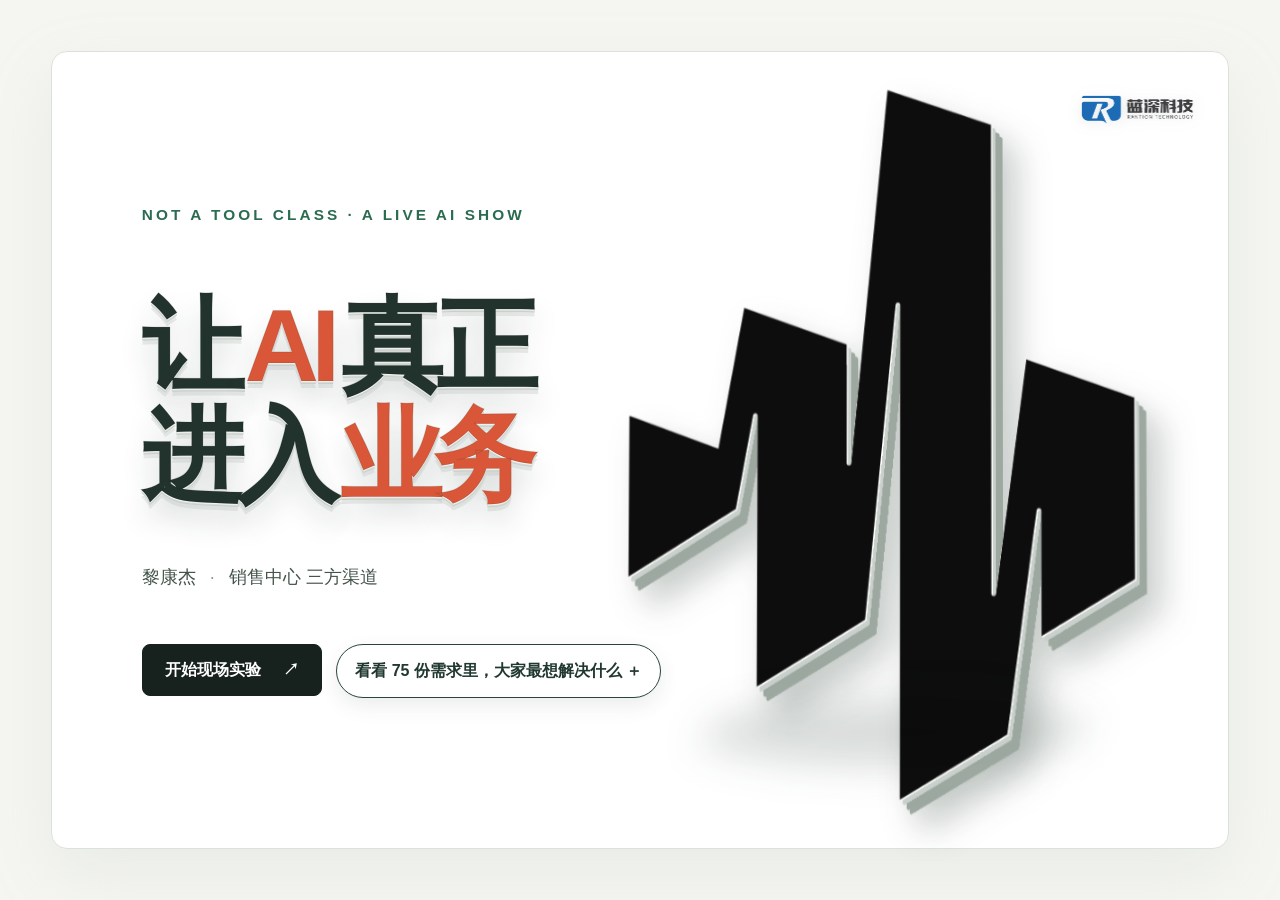
<file: index.html>
<!doctype html>
<html lang="zh-CN"><head><meta charset="utf-8"><meta name="viewport" content="width=device-width,initial-scale=1"><meta name="theme-color" content="#f5f6f2"><link rel="icon" href="assets/donner-avatar.jpg"><title>从数据到行动 · AI 业务实验课</title><link rel="stylesheet" href="assets/course.css?v=cover-restored-10"><link rel="stylesheet" href="assets/data-lab.css?v=widget-board-5"><link rel="stylesheet" href="assets/pricing-creative.css"><link rel="stylesheet" href="assets/show-energy.css?v=editorial-closing-23"></head>
<body><a class="skip-link" href="#stage">跳到演示内容</a><img class="company-logo" src="assets/company-logo.png" alt="公司 Logo">
<header class="topbar"><a class="brand" href="#start" aria-label="返回开场"><img class="brand-symbol brand-logo-image" src="assets/donner-avatar.jpg" alt="Donner"><span><strong>让 AI 真正进入业务</strong><small>SEE IT · TRY IT · TAKE IT</small></span></a><div class="topbar-center"><span class="status-dot"></span>黎康杰 <span class="top-sep">/</span> 销售中心 三方渠道</div><div class="top-actions"><button class="quiet-button" id="chapter-menu-open">路线</button><button class="quiet-button" id="notes-open" title="查看本章讲稿">讲稿 <span aria-hidden="true">↗</span></button><button class="quiet-button" id="focus-toggle" aria-pressed="false">投屏模式</button><button class="icon-button" id="fullscreen" aria-label="切换浏览器全屏" title="全屏">⛶</button></div></header>
<div class="app-layout"><aside class="rail"><div class="rail-top"><span>今天的实验</span><span class="mono">60 MIN</span></div><nav class="chapter-nav" aria-label="课程章节">
<button data-go="cover"><span class="nav-num">封面</span><span>开场<small>正式开始前</small></span><span class="nav-arrow">↗</span></button>
<button data-go="start"><span class="nav-num">01</span><span>先看 AI 变魔术<small>00—08 min</small></span><span class="nav-arrow">↗</span></button>
<button data-go="workflow"><span class="nav-num">02</span><span>一句话跑完整流程<small>08—18 min</small></span><span class="nav-arrow">↗</span></button>
<button data-go="safety"><span class="nav-num">03</span><span>让 Agent 立即学会<small>18—26 min</small></span><span class="nav-arrow">↗</span></button>
<button data-go="library"><span class="nav-num">04</span><span>AI 可以从哪里进入业务<small>26—34 min</small></span><span class="nav-arrow">↗</span></button>
<button data-go="end"><span class="nav-num">结束</span><span>结束页<small>谢谢</small></span><span class="nav-arrow">↗</span></button>
<div class="rail-bottom"><div class="tiny-orbit" aria-hidden="true"><i></i><i></i><i></i></div><p>看见结果。<br>看懂过程。<br><b>发现新的可能。</b></p><details class="speaker-resources"><summary>资料库（备查）</summary><a href="showcase.html">应用展厅 ↗</a><a href="learn.html">会后学习 ↗</a></details><span class="rail-hint">方向键切章 · Esc 关闭弹窗</span></div></aside>
<main id="stage" tabindex="-1">
<section class="chapter cover-chapter" data-chapter="cover" tabindex="-1"><div class="presentation-cover"><div class="cover-donner-glitch" aria-label="Donner"><img class="cover-donner-mark" src="assets/donner-logo-transparent.png" alt=""><img class="cover-donner-layer glitch-red" src="assets/donner-logo-transparent.png" alt="" aria-hidden="true"><img class="cover-donner-layer glitch-cyan" src="assets/donner-logo-transparent.png" alt="" aria-hidden="true"></div><span class="cover-mark">NOT A TOOL CLASS · A LIVE AI SHOW</span><h1 class="cover-title-glitch" data-text="让 AI 真正 进入业务"><span class="cover-title-lead">让</span><span class="cover-title-ai">AI</span><span class="cover-title-real">真正</span><br><span class="cover-title-enter">进入</span><span class="cover-title-business">业务</span></h1><p class="cover-byline">黎康杰 <span>·</span> 销售中心 三方渠道</p><div class="cover-actions"><button type="button" class="cover-enter" data-go="start">开始现场实验 <span aria-hidden="true">↗</span></button><button type="button" class="cover-audience" id="audience-open">看看 75 份需求里，大家最想解决什么 <span>＋</span></button></div></div></section>
<section class="chapter opening" data-chapter="start" tabindex="-1" hidden>
<div class="opening-heading">
  <div class="opening-copy">
    <p class="eyebrow"><span></span> LIVE AI SHOW · 01</p>
    <h1>用 AI，先看它<br>能把业务<span class="ink-blue">做到什么程度。</span></h1>
    <p class="opening-lead">选择一种业务场景，右侧先看结果，再进入独立工具现场试用。</p>
    <div class="tool-launchers" role="tablist" aria-label="选择工具预览">
      <button type="button" data-exhibit="0" aria-pressed="true"><span class="tool-index">01</span><span><strong>经营决策看板</strong><small>两份报表 → 每日经营视图</small></span><i>↗</i></button>
      <button type="button" data-exhibit="1" aria-pressed="false"><span class="tool-index">02</span><span><strong>哆绘 AI 图像工作台</strong><small>一句话 → 批量修图与创意图</small></span><i>↗</i></button>
      <button type="button" data-exhibit="2" aria-pressed="false"><span class="tool-index">03</span><span><strong>交互网页工坊</strong><small>资料 → 可操作网页体验</small></span><i>↗</i></button>
    </div>
  </div>
  <div class="exhibit"><div class="exhibit-top"><span><i></i><b id="exhibit-name">经营决策看板</b> · 实时预览</span><span class="mono" id="exhibit-counter">01 / 03</span></div><div id="exhibit-content" class="exhibit-content"></div><div class="exhibit-bottom"><span id="exhibit-label">真实案例 · 交易报告与 SKU 列表变成在线经营视图</span><button class="solid-button compact" id="exhibit-enter">打开经营看板 <span>↗</span></button></div></div>
</div>
<div class="opening-strip"><div><span class="strip-icon">↗</span><p><strong>经营决策</strong><span>报表长成可拖拽的经营看板</span></p></div><div><span class="strip-icon orange">✳</span><p><strong>视觉创作</strong><span>一句话生成、编辑与批量处理图片</span></p></div><div><span class="strip-icon green">✓</span><p><strong>交互体验</strong><span>产品资料变成可操作的网页工具</span></p></div></div>
<div class="opening-foot"><span>已有业务案例 + 可操作教学实验</span><span>所有现场运算均为本地模拟，不操作生产系统。</span></div>
</section>

<section class="chapter dashboard-builder" data-chapter="data" hidden aria-labelledby="dashboard-builder-title">
  <header class="builder-head"><div><p class="eyebrow">可试用工具 · 自定义看板搭建</p><h1 id="dashboard-builder-title">像搭积木一样，<br>搭出自己的经营看板。</h1><p>从左侧选择数据板块，拖到画布；再决定用 KPI、饼图、曲线、条形或树状图呈现。</p></div><span class="mode-tag">本地 Demo · 不连接生产数据</span></header>
  <div class="builder-shell">
    <aside class="component-palette"><div><small>组件栏</small><h2>选择数据板块</h2></div>
      <button draggable="true" data-widget="sales" data-title="销售额" data-value="$12.4K"><b>销售额</b><span>KPI / 曲线 / 条形</span></button>
      <button draggable="true" data-widget="orders" data-title="销量与订单" data-value="101"><b>销量与订单</b><span>KPI / 曲线 / 条形</span></button>
      <button draggable="true" data-widget="ads" data-title="广告成本" data-value="8.6%"><b>广告成本</b><span>KPI / 曲线 / 饼图</span></button>
      <button draggable="true" data-widget="site" data-title="站点占比" data-value="US 47%"><b>站点占比</b><span>饼图 / 条形</span></button>
      <button draggable="true" data-widget="sku" data-title="SKU 动销" data-value="24 款"><b>SKU 动销</b><span>树状图 / 条形</span></button>
      <button draggable="true" data-widget="stock" data-title="库存积压" data-value="7 款"><b>库存积压</b><span>条形 / 表格</span></button>
    </aside>
    <main class="builder-workspace"><div class="builder-toolbar"><div><small>数据来源</small><b>交易报告.csv + SKU列表.xlsx</b></div><button type="button" id="dashboard-clear">清空画布</button></div><div id="dashboard-dropzone" class="dashboard-dropzone" aria-label="拖动组件到这里"><p id="dashboard-empty">把左侧组件拖到这里，或直接点击组件</p></div></main>
    <aside class="style-panel"><small>样式设置</small><h2 id="widget-title">选择一个组件</h2><label>展示方式<select id="widget-chart" disabled><option value="kpi">KPI 数字</option><option value="line">曲线图</option><option value="bar">条形图</option><option value="pie">饼图</option><option value="treemap">树状图</option><option value="table">明细表</option></select></label><label>组件尺寸<select id="widget-size" disabled><option value="small">小组件</option><option value="medium">中组件</option><option value="large">大组件</option></select></label><label>强调色<input id="widget-color" type="color" value="#ed7647" disabled></label><button type="button" id="widget-remove" disabled>移除组件</button></aside>
  </div>
</section>

<section class="chapter practice-lab audience-lab retired-chapter" data-chapter="practice" hidden aria-labelledby="practice-title">
  <header class="practice-heading"><div><p class="practice-eyebrow">全场互动 · 选一个真实痛点</p><h1 id="practice-title">哪件重复工作，<br>你最想甩给 AI？</h1><p class="practice-intro">现场举手选一个。右侧马上展开 AI 接手前后，观众只需判断：这个结果能不能用？</p></div><span class="practice-time">不登录<br><small>不上传 · 不交作业</small></span></header>
  <div class="practice-stage">
    <div class="audience-choices" role="group" aria-label="选择想拆解的跨部门工作">
      <button type="button" data-case="report" aria-pressed="true"><span>销售 / 运营</span><strong>每周手工拼报表</strong><small>表格散、口径乱、结论慢</small><i>选择这个场景 →</i></button>
      <button type="button" data-case="handoff" aria-pressed="false"><span>采购 / 供应链</span><strong>反复追问进度</strong><small>信息散在群聊和表格里</small><i>选择这个场景 →</i></button>
      <button type="button" data-case="meeting" aria-pressed="false"><span>职能 / 跨部门</span><strong>会后没人跟进</strong><small>纪要有了，责任没有落地</small><i>选择这个场景 →</i></button>
    </div>
    <div id="audience-case" class="audience-case" aria-live="polite">
      <div class="audience-case-top"><span>AI 接手前后 · 教学模拟</span><h2 id="audience-case-title">每周手工拼报表</h2></div>
      <div class="work-transformation">
        <article class="work-node source"><b>1</b><small>原始材料</small><strong id="audience-case-input">三份不同格式的周报、指标口径和截止时间。</strong><span>文件 / 表格 / 规则</span></article>
        <div class="work-arrow"><span>AI</span><i>→</i><small>读取 · 对齐 · 找异常</small></div>
        <article class="work-node result"><b>2</b><small>可用成果</small><strong id="audience-case-output">一页管理摘要、异常清单和缺失字段。</strong><span>不是回复，是产物</span></article>
      </div>
      <div class="human-check"><span class="check-mark">✓</span><div><small>人最后只验三件事</small><strong id="audience-case-check">总额是否对上、指标口径是否一致、未知值是否保留为空。</strong></div></div>
      <p class="audience-case-boundary" id="audience-case-boundary">边界：教学示例不连接真实系统；敏感数据先脱敏，写入业务系统前必须确认。</p>
    </div>
  </div>
  <p class="audience-exit">这一页只问一个问题：<strong>如果 AI 交回这样的成果，你愿意把哪一步交给它？</strong></p>
</section>

<section class="chapter pricing-lab tool-chapter" data-chapter="pricing" hidden aria-labelledby="price-heading">
  <header class="lab-heading">
    <div><p class="lab-kicker">04 / 现场一起算一笔账</p><h1 id="price-heading">改一个数字，<br>让业务结果动起来。</h1><p class="lab-intro">从“帮我写公式”到一件真正能用的工具。先试算，再反向核验。</p></div>
    <span class="lab-stamp"><span></span> 可操作 · 教学模拟数据</span>
  </header>
  <div class="price-workbench">
    <form class="price-inputs" id="price-form" novalidate>
      <div class="lab-panel-heading"><span class="lab-small-number">01</span><h2>给出业务条件</h2></div>
      <div class="price-presets" aria-label="模拟场景"><button type="button" data-price-preset="standard" aria-pressed="true">基础款</button><button type="button" data-price-preset="premium" aria-pressed="false">高成本款</button><button type="button" data-price-preset="promotion" aria-pressed="false">促销款</button></div>
      <div class="price-field"><label for="price-cost">单位成本 <span>同一币种</span></label><div class="price-number"><input id="price-cost" name="cost" type="number" min="0.01" max="999999" step="0.01" inputmode="decimal" value="80" aria-describedby="price-error"><span>元</span></div><input id="price-cost-slider" type="range" min="20" max="300" step="1" value="80" aria-label="调整单位成本"><div class="price-range-hints"><span>20</span><span>300</span></div></div>
      <div class="price-field"><label for="price-fee">平台费率 <span>按售价计提</span></label><div class="price-number"><input id="price-fee" name="fee" type="number" min="0" max="99" step="0.1" inputmode="decimal" value="12" aria-describedby="price-error"><span>%</span></div><input id="price-fee-slider" type="range" min="0" max="50" step="0.5" value="12" aria-label="调整平台费率"></div>
      <div class="price-field"><label for="price-margin">目标利润率 <span>利润 ÷ 售价</span></label><div class="price-number"><input id="price-margin" name="margin" type="number" min="0" max="99" step="0.1" inputmode="decimal" value="20" aria-describedby="price-error"><span>%</span></div><input id="price-margin-slider" type="range" min="0" max="60" step="1" value="20" aria-label="调整目标利润率"></div>
      <p id="price-error" class="lab-error" role="status" aria-live="polite"></p>
    </form>
    <div class="price-result">
      <p class="price-result-label">达到目标利润率的教学售价</p><div class="price-amount"><span>¥</span><strong id="price-forward-value">117.65</strong></div><p class="price-result-caption" id="price-forward-caption">每笔收入，由这三部分组成</p>
      <div class="price-stack" role="img" id="price-stack" aria-label="成本68%，平台费12%，利润20%"><span id="price-bar-cost" class="price-bar-cost" style="width:68%"></span><span id="price-bar-fee" class="price-bar-fee" style="width:12%"></span><span id="price-bar-profit" class="price-bar-profit" style="width:20%"></span></div>
      <dl class="price-breakdown"><div><dt><i class="price-dot-cost"></i>成本</dt><dd id="price-cost-display">¥80.00</dd></div><div><dt><i class="price-dot-fee"></i>平台费</dt><dd id="price-fee-display">¥14.12</dd></div><div><dt><i class="price-dot-profit"></i>利润</dt><dd id="price-profit-display">¥23.53</dd></div></dl>
      <div class="price-equation"><span>成本</span><b>÷</b><span>（1 − 费率 − 利润率）</span><b>=</b><strong>售价</strong></div>
      <div class="price-challenge"><span>试一下</span><p>把成本从 <b>80</b> 改成 <b>100</b>。保持 20% 利润率，售价应该涨到多少？</p><button type="button" id="price-challenge-button">代入 100 元 →</button></div>
    </div>
    <div class="price-reverse">
      <div class="lab-panel-heading"><span class="lab-small-number">02</span><h2>反过来验一遍</h2></div><p class="price-reverse-description">价格由你决定，利润由账来回答。</p>
      <label for="price-sale">准备卖多少？</label><div class="price-number"><input id="price-sale" type="number" min="0.01" max="9999999" step="0.01" inputmode="decimal" value="117.65" aria-describedby="price-reverse-error"><span>元</span></div>
      <div class="price-reverse-actions"><button type="button" id="price-use-forward">填入左侧售价</button><button type="button" id="price-loss-example">试试卖 50 元</button></div>
      <p id="price-reverse-error" class="lab-error" role="status" aria-live="polite"></p>
      <div class="price-reverse-metric"><span>每笔利润</span><strong id="price-reverse-profit">¥23.53</strong></div><div class="price-reverse-row"><span>实际利润率</span><strong id="price-reverse-margin">20.00%</strong></div><p id="price-reverse-verdict" class="price-verdict" role="status">基本达到目标</p>
      <p class="price-rounding-note">反算使用输入的两位小数售价；与未取整正算结果可能存在微小差异。</p>
    </div>
  </div>
  <p class="lab-footnote"><strong>模型边界</strong> 简化教学测算，未纳入税费、汇率、仓配及其他费用；不能直接用于实际报价。所有金额均为模拟值。</p>
  <div class="lab-learning-row">
    <details class="lab-details" open><summary><span>把这件事学会</span><span class="lab-summary-label">5 分钟 · 任意能处理表格或代码的 Agent</span></summary><ol class="lab-tutorial"><li><b>先说清口径。</b>成本 80、按售价计费 12%、目标利润率 20%。特别强调“利润率 = 利润 ÷ 售价”。</li><li><b>先算一行再做工具。</b>让 Agent 给出公式、代入过程，再生成带输入框的单文件 HTML。</li><li><b>用反例检查。</b>售价 50 元应亏损 36 元；空成本应报错；费率与利润率合计 ≥100% 应拒绝计算。</li><li><b>带走可复用指令。</b>复制下方指令，把模拟数字换成你的业务规则，先校验再使用。</li></ol><button type="button" class="lab-text-button" id="price-copy-prompt">复制完整练习指令 ↗</button><span class="lab-copy-status" id="price-copy-status" role="status"></span></details>
    <details class="lab-details"><summary><span>为什么是这个公式？</span><span class="lab-summary-label">展开推导与核验答案</span></summary><div class="lab-detail-body"><p>利润 = 售价 − 成本 − 售价 × 费率。</p><p>两边除以售价，得到：利润率 = 1 − 成本 ÷ 售价 − 费率。</p><p>因此，售价 = 成本 ÷（1 − 费率 − 目标利润率）。</p><p class="lab-answer">基础题：80 ÷ 0.68 ≈ <b>117.65</b><br>挑战题：100 ÷ 0.68 ≈ <b>147.06</b><br>反例题：50 × 0.88 − 80 = <b>−36.00</b></p></div></details>
  </div>
  <section class="price-recording-stage" aria-label="真实定价工具录屏"><div><p class="lab-kicker">真实作品，不是概念图</p><h2>这套工具已经真正跑起来过。</h2><p>上方用模拟数据让全场亲手试；这里直接播放历史工具录屏，对照真实产品形态。</p></div><video controls preload="metadata" playsinline aria-label="定价工具历史演示录屏"><source src="assets/pricing-tool.mp4" type="video/mp4">浏览器不支持视频播放，请打开 assets/pricing-tool.mp4。</video></section>
</section>
<section class="chapter create-lab tool-chapter" data-chapter="create" hidden aria-labelledby="create-heading">
  <header class="lab-heading"><div><p class="lab-kicker">05 / 不只会算，也能做得漂亮</p><h1 id="create-heading">一份产品资料，<br>变成一页可交互的作品。</h1><p class="lab-intro">亲手改标题、换配色、切布局，再把能打开的网页带走。</p></div><span class="lab-stamp"><span></span> 教学商品 · 可编辑成品</span></header>
  <div class="create-workbench">
    <div class="create-controls">
      <div class="lab-panel-heading"><span class="lab-small-number">01</span><h2>资料 → 页面</h2></div>
      <details class="create-source-details"><summary>编辑产品资料 <span>＋</span></summary><label for="create-source">产品资料 <span>按标签替换内容</span></label><textarea id="create-source" rows="5" spellcheck="false">标题：5 分钟，开始你的第一首歌。
简介：无弦触控与 LED 引导，让零基础也能轻松演奏、伴唱和即兴创作。
规格：无弦硅胶触控指板 / Donner Play App LED 引导 / Band Mode 与 Free Play / 7 种真实音色 / 可拆卸琴颈 / 最长 6 小时续航</textarea></details>
      <button type="button" class="create-generate-button" id="create-generate">生成页面 <span>↗</span></button><p class="create-model-note">预设模板演示，不调用模型。生成时读取“标题、简介、规格”三项。</p>
      <ol id="create-progress" class="create-progress" aria-label="页面生成步骤"><li data-step="1"><span>1</span>读取产品资料</li><li data-step="2"><span>2</span>组织视觉与版式</li><li data-step="3"><span>3</span>生成可交互页面</li></ol><p id="create-status" class="create-status" role="status" aria-live="polite">右侧是教学模板预览，点击生成试一次。</p>
      <div class="create-edit-heading"><span class="lab-small-number">02</span><h2>继续把它改好</h2></div><label for="create-title">主标题 <span>实时更新</span></label><input id="create-title" type="text" maxlength="60" value="5 分钟，开始你的第一首歌。">
      <fieldset class="create-theme-field"><legend>页面配色</legend><button type="button" data-create-theme="forest" aria-pressed="true"><i class="create-swatch-forest"></i>森林绿</button><button type="button" data-create-theme="blue" aria-pressed="false"><i class="create-swatch-blue"></i>电光蓝</button></fieldset>
      <label for="create-layout">页面布局</label><select id="create-layout"><option value="editorial">杂志封面 · 并排</option><option value="gallery">产品画廊 · 居中</option></select>
      <button type="button" class="create-download" id="create-download">下载成品 HTML <span>↓</span></button><p class="create-export-note">含样式、插画和交互，双击即可在浏览器打开。</p>
    </div>
    <div class="create-preview-area"><div class="create-browser-bar"><span class="create-browser-dots" aria-hidden="true"><i></i><i></i><i></i></span><span class="create-browser-name">DONNER / VIVA</span><div class="create-view-switch" aria-label="预览尺寸"><button type="button" id="create-desktop" aria-pressed="true">桌面</button><button type="button" id="create-mobile" aria-pressed="false">手机</button></div></div>
      <div class="create-preview-canvas" id="create-preview-canvas"><article class="create-product-page" id="create-product-page" data-theme="forest" data-layout="editorial">
        <div class="create-product-brand"><span>DONNER<span class="create-brand-mark">/</span>VIVA</span><span>FREE LIVE · FREE LIVES</span></div>
        <div class="create-product-hero"><div class="create-product-copy"><span class="create-product-tag">STRINGLESS SMART GUITAR</span><h2 id="create-product-title">5 分钟，开始你的第一首歌。</h2><p id="create-product-intro">无弦触控与 LED 引导，让零基础也能轻松演奏、伴唱和即兴创作。</p><button type="button" id="create-explore">探索 VIVA <span>↘</span></button><span class="create-product-small">TOUCH · FOLLOW THE LIGHTS · PLAY</span></div>
        <div class="create-product-art"><span class="create-art-word" aria-hidden="true">VIVA</span><div class="guitar3d create-guitar3d" data-guitar-3d aria-label="可拖动旋转的 Donner VIVA 3D 模型"></div></div><div class="create-product-specs"><div><strong>5 MIN</strong><span>零基础快速开弹</span></div><div><strong>7 TONES</strong><span>French Dream DSP 真实音色</span></div><div><strong>6 HRS</strong><span>便携续航最长 6 小时</span></div></div>
        <details id="create-product-details"><summary>看看 VIVA 的核心功能 <span>+</span></summary><div><p id="create-product-spec-copy">无弦硅胶触控指板 / Donner Play App LED 引导 / Band Mode 与 Free Play / 7 种真实音色 / 可拆卸琴颈 / 最长 6 小时续航</p><p>支持最多 12 轨伴奏、50 种节奏与三档拨弦灵敏度；内置 15W 低音单元与 5W 高音单元。产品信息参考用户指定的 Amazon ASIN 与 Donner 官方 VIVA 产品资料。</p></div></details>
        <footer class="create-product-footer"><span>SEE IT. PRESS IT. PLAY IT.</span><span>DONNER VIVA · STRINGLESS SMART GUITAR</span></footer>
      </article></div>
    </div>
  </div>
  <div class="create-learning"><div><p class="lab-kicker">把这个过程用到你的业务</p><h2>给资料，也给审美和验收条件。</h2><p>真正使用 Agent 时，把产品资料、目标用户、参考风格一起交给它；再要求它交付可打开、可点、可改的页面。</p></div><div><p class="create-real-prompt">“用以下产品资料制作单文件网页。采用奶油白与森林绿、杂志式排版，支持手机浏览。主图使用提供素材，不补造认证和销量。实现规格展开，并检查所有按钮、窄屏溢出和文字对比度。输出完整 HTML。”</p><button type="button" class="lab-text-button" id="create-copy-prompt">复制网页制作指令 ↗</button><span class="lab-copy-status" id="create-copy-status" role="status"></span></div></div>
</section>

<section class="chapter workflow-lab" data-chapter="workflow" tabindex="-1" hidden>
<div class="chapter-heading"><div><p class="eyebrow">02 / FROM MESSAGE TO DELIVERY</p><h2>一句话之后，发生了什么？</h2><p>左边看机器人身份的真实交付，右边拆解业务动作。需要读取 DDS 或中台时，可向 IT 同事申请对应接口权限。</p></div><span class="mode-tag">真实截图 × 机制拆解</span></div>
<div class="segmented" aria-label="选择历史案例"><button data-case="arrival" aria-pressed="true">运营 · DDS 预到货问答</button><button data-case="sku" aria-pressed="false">物流 · SKU 标签与默认店铺维护</button><button data-case="finance" aria-pressed="false">财务 · 九店交易报告</button></div>
<div class="workflow-access-note"><b>先申请数据接口权限</b><span>中台提供 CLI 接口，DDS 提供 MCP 接口。涉及生产数据时，向 IT 同事申请对应组织、系统与只读/写入范围的权限。</span></div>
<div class="workflow-grid"><div class="evidence-sheet"><div class="panel-bar"><span>Hermes 机器人交付证据</span><button class="text-button" id="workflow-zoom">查看原图 ⤢</button></div><div class="evidence-image" id="workflow-evidence-images"><button type="button" class="workflow-evidence-shot" id="workflow-primary-shot" aria-label="放大第一张证据截图"><img id="workflow-image" src="images/prearrival-hermes.png" alt="Hermes 机器人预到货问答截图"><span id="workflow-primary-label" hidden>过去 · 逐店登录下载</span></button><button type="button" class="workflow-evidence-shot" id="workflow-secondary-shot" aria-label="放大第二张证据截图" hidden><img id="workflow-image-secondary" alt="财务通过群消息调用机器人导出九店交易报告"><span>现在 · 群里一句话导出九店报告</span></button></div><div class="evidence-description"><strong id="workflow-caption">EC7278 · Hermes 机器人答复</strong><p id="workflow-disclaimer">截图只展示机器人答复区域；历史数据不代表当前承诺。</p></div></div>
<div class="workflow-detail"><p class="small-label">THE WORK BEHIND THE MESSAGE</p><h3 id="workflow-title">从问题，到带来源的回答</h3><p class="workflow-request" id="workflow-request">“EC7390 接下来到货时间”</p><div class="workflow-steps" aria-label="查看流程步骤"><button data-flow-step="0"><span>01</span>识别范围</button><button data-flow-step="1"><span>02</span>读取 / 准备</button><button data-flow-step="2"><span>03</span>生成产物</button><button data-flow-step="3"><span>04</span>核对与回传</button></div><div class="flow-stage"><span class="flow-stage-index" id="flow-stage-index">01</span><div><h4 id="flow-stage-title"></h4><p id="flow-stage-body"></p><div id="flow-stage-artifact"></div></div></div><div class="flow-controls"><button class="outline-button" id="flow-play">回放机制</button><button class="text-button" id="flow-next">下一步 →</button><span class="small-label">步骤演示 · 不调用真实接口</span></div><p class="evidence-limit" id="flow-proof-note"></p></div></div>
<div class="workflow-guides"><details class="wide-details guide-details"><summary><span><small>Q&amp;A · 定时交付</small>定时任务，怎么证明它真的交付了？</span><b>展开查看 ＋</b></summary><div class="guide-visual"><div class="guide-copy"><p class="guide-kicker">到点运行只是开始，产物送达才算交付</p><div class="guide-chain"><div><span>1</span><b>计划触发</b><p>记录时间与对象</p></div><i>→</i><div><span>2</span><b>生成产物</b><p>文件带本次日期</p></div><i>→</i><div><span>3</span><b>真实送达</b><p>指定群收到文件</p></div><i>→</i><div class="pass"><span>✓</span><b>Agent 回读</b><p>核对文件名与摘要</p></div></div><p class="guide-one-line">成功标准：<strong>准时启动、完成任务、送达目标、Agent 回读确认四项同时成立。</strong></p></div><button type="button" class="guide-proof" data-library-zoom="images/scheduled-delivery-proof.png" data-caption="定时任务按计划执行并将结果送达群聊的真实记录"><img src="images/scheduled-delivery-proof.png" alt="定时任务按计划执行并将结果送达群聊"><span>真实交付示例 · 点击放大查看</span></button></div></details>
<details class="wide-details guide-details"><summary><span><small>Q&amp;A · 交付验收</small>怎样让 Agent 的交付更准确稳定？</span><b>展开查看 ＋</b></summary><div class="guide-visual"><div class="guide-copy"><p class="guide-kicker">一项任务，两次验收</p><div class="guide-chain"><div><span>1</span><b>执行任务</b><p>Agent 按要求完成</p></div><i>→</i><div><span>2</span><b>原 Agent 自检</b><p>Agent 读取真实结果</p></div><i>→</i><div><span>3</span><b>交叉核验</b><p>另一个 Agent 对一次</p></div><i>→</i><div class="pass"><span>✓</span><b>双通过</b><p>才算完成</p></div></div><p class="guide-one-line">记住一句：<strong>原 Agent 做完后先自检，再让另一个 Agent 独立核验。</strong></p><button type="button" class="guide-download" data-file-view="downloads/Agent准确稳定交付指南.md">打开查看 Agent 学习指南 ↗</button></div><button type="button" class="guide-proof" data-library-zoom="images/agent-cross-check.png" data-caption="另一个 Agent 回查任务是否真实完成"><img src="images/agent-cross-check.png" alt="另一个 Agent 回查任务是否真实完成"><span>真实示例 · 点击放大查看</span></button></div></details></div>
</section>
<section class="chapter skill-share-lab" data-chapter="safety" hidden tabindex="-1">
<div class="chapter-heading"><div><p class="eyebrow">03 / FROM HANDOVER TO REUSE</p><h2>技能复用与业务交接，<br>正在进入“可复制能力”的新阶段。</h2><p>人和 Agent 跑通任务后，直接让 Agent 自动整理 Skill、SOP 和案例；同事把能力包交给自己的 Agent，就能快速复用同一套业务能力。</p></div><span class="mode-tag">人 × Agent × 设备</span></div>
<div class="skill-transfer-flow" aria-label="任务经验转为可分享 Skill 的过程">
  <article><span>01 · 过去</span><b>人手工写 SOP</b><div class="legacy-sop-mini"><i>回忆步骤</i><i>截图整理</i><i>写成文档</i><i>反复补漏</i></div><p>流程慢、容易漏，也很难随着任务变化同步更新。</p></article><i>→</i>
  <article class="is-skill"><span>02 · 现在</span><b>让 Agent 自动打包</b><div class="agent-pack-motion"><i>任务记录</i><i>→</i><strong>Skill + SOP + 案例</strong></div><p>Agent 从真实执行记录提炼方法、依赖、异常处理和验收标准。</p></article><i>→</i>
  <article><span>03 · 交接</span><b>人分享给人</b><p>同事把资料交给自己的 Agent，先学习再补齐环境。</p></article><i>→</i>
  <article class="is-live"><span>04 · 复用</span><b>新 Agent 投入业务</b><p>最小测试通过后执行，并继续回查真实结果。</p></article>
</div>
<div class="agent-learning-grid">
  <section class="agent-blank-card"><div class="blank-page"><span>NEW AGENT</span><b>一页白纸</b><p>不知道你的业务口径<br>不知道去哪里取数<br>也不知道交付标准</p></div><div><small>不是等它自己猜</small><h3>给它一条“先学习、再配置、最后执行”的指令。</h3><p>让 Agent 主动查资料，但安装新 Skill 前必须先做安全审查。</p></div></section>
  <section class="learning-sources"><p class="small-label">告诉任何 Agent 去哪里学、去哪里配</p><div><span>学业务</span><b>同事分享的 Skill、SOP、成功案例与内部知识库</b><code>先读交接包，再复述口径与验收标准</code></div><div><span>找能力</span><b>GitHub、厂商文档、开源项目 README 与社区案例</b><code>先核对来源、许可证、维护状态与安全风险</code></div><div><span>配工具</span><b>按任务安装对应 CLI、MCP、API 或桌面自动化工具</b><code>列依赖 → 安全审查 → 最小测试 → 再执行</code></div><p class="source-boundary">框架不重要：Claude Code、Codex、Hermes 或其他 Agent，都可以按这套路径学习。未经安全审查，不安装陌生 Skill 或脚本。</p></section>
</div>
<div class="handover-proof"><button type="button" data-library-zoom="images/skill-share-md1.png" data-caption="把 Markdown 技能交接给另一位同事"><img src="images/skill-share-md1.png" alt="Markdown 技能文件分享示例"><span>人把能力包分享给人</span></button><button type="button" data-library-zoom="images/skill-share-md2.png" data-caption="同事让自己的 Agent 读取并复用技能"><img src="images/skill-share-md2.png" alt="新 Agent 学习 Markdown 技能示例"><span>同事再让 Agent 学习复用</span></button></div>
<section class="capability-library"><div class="capability-library-head"><div><small>TEAM CAPABILITY LIBRARY</small><h3>共性能力复用库</h3><p>这里展示的是已经在业务中做成过的任务能力。打开目录后，可查看用途并打开对应 Skill 阅读。</p></div><div class="capability-library-actions"><span>脱敏后共享</span><button type="button" id="capability-library-open">查看现有业务技能 ↗</button></div></div><div class="capability-library-grid"><article><b>库存与到货</b><p>库存汇报、预到货问答等持续业务任务。</p></article><article><b>经营与财务看板</b><p>把报表变成可交互、可复算的经营决策页面。</p></article><article><b>SKU 维护</b><p>标签、默认店铺、文件交付与业务回读。</p></article></div><div class="redaction-rule"><strong>入库前必须脱敏</strong><span>删除客户与员工身份、店铺数据、SKU 明细、财务数字、账号、密钥、Cookie、内部链接及其他可识别信息；只保留方法、结构、示例假数据和验收规则。</span></div></section>
<section class="agent-prompt-card" aria-labelledby="agent-prompt-title"><div class="agent-prompt-head"><h3 id="agent-prompt-title">直接给新 Agent 的学习指令</h3><button type="button" id="agent-prompt-copy">复制指令</button></div><blockquote id="agent-prompt-text">先不要执行任务。读取我收到的 Skill、SOP、成功案例和历史验收记录，先复述业务口径与交付标准；再列出完成任务缺少的数据源、CLI、MCP、API、权限和软件。优先从项目 GitHub、官方文档、README 与可信社区案例补齐方法；安装任何 Skill、脚本或工具前先做安全审查。环境配置完成后跑最小测试，再执行真实任务；完成后回读结果，并让另一个 Agent 交叉核验。无法确认的内容标为待核实，不得编造。</blockquote></section>
<div class="device-transfer"><b>换电脑时，不是只说一句 “backup”。</b><p>应让旧设备的 Agent 导出一份可审计迁移包：Skills、SOP、记忆、配置清单和工具依赖；密钥与登录凭证不打包。新设备导入后先检查路径、版本和权限，再逐项最小测试。若所用 Agent 支持官方导出 / 导入命令，优先使用官方机制。</p></div>
<div class="skill-share-line"><strong>业务交接不再只是“把文档发过去”。</strong><span>而是把人已经验证过的能力，变成同事和新 Agent 都能继续执行、回查和迭代的能力包。</span></div>
</section>
<section class="chapter app-library" data-chapter="library" hidden><div class="stage-head"><div><p class="eyebrow">04 / 04 · 钉钉 Agent</p><h1>把 Agent 接进钉钉<br>让任务在群里闭环</h1><p class="lead">工作发生在群里，Agent 也应该在群里接收指令、交付结果、@负责人并持续跟进。</p></div><aside class="speaker-note"><b>接入不是多一个聊天入口</b><p>真正价值是把群消息、业务执行、文件交付、待办提醒和结果核验连成闭环。</p></aside></div><section class="dingtalk-why"><div class="dingtalk-why-copy"><p class="eyebrow">为什么接入钉钉</p><h2>让 AI 从「聊天窗口」<br>走进「业务现场」</h2><p>同事无需切换工具：在群里给 Agent 指令，它完成任务后把文件、结论和异常提醒送回原群；需要人工接棒时，直接定向 @ 对应负责人。</p><div class="dingtalk-before-after"><article><span>普通聊天</span><b>答案停在对话框</b><p>复制、发群、通知、追进度仍靠人工。</p></article><i>→</i><article class="is-after"><span>接入钉钉</span><b>触发、执行、跟进连起来</b><p>群内下指令，Agent 执行并把下一棒交给对应的人。</p></article></div></div><button class="dingtalk-why-shot" type="button" data-library-zoom="images/dingtalk-mention.png" data-caption="AI 走进业务现场预览图"><img src="images/dingtalk-mention.png" alt="AI 走进业务现场预览图"><span>真实界面 · 点击放大截图</span></button></section><section class="dingtalk-loop"><article><span>01</span><b>群内设置指令</b><p>@Agent：整理会议纪要，生成待办并通知负责人。</p></article><i>→</i><article><span>02</span><b>Agent 执行业务</b><p>提取决策、事项、负责人、截止时间和交付标准。</p></article><i>→</i><article><span>03</span><b>定向 @ 负责人</b><p>不是正文里写姓名，而是真正触发指定成员的钉钉提醒。</p></article><i>→</i><article><span>04</span><b>持续跟进与核验</b><p>到期提醒、收集回复，并回读消息或业务系统确认完成。</p></article></section><div class="entry-grid dingtalk-cases"><article class="entry-card"><span>真实案例</span><button type="button" class="entry-shot" data-library-zoom="images/dingtalk-at-mention.png" data-caption="Hermes 在库存汇报群定向 @ 指定成员"><img src="images/dingtalk-at-mention.png" alt="Hermes 机器人在钉钉群内定向艾特指定成员"></button><h2>群内定向 @</h2><p>Agent 读取群成员身份，完成任务后真正 @ 对应成员；发送后回读消息，避免把普通文字误判为提醒成功。</p></article><article class="entry-card"><span>业务交付</span><button type="button" class="entry-shot" data-library-zoom="images/sku-hermes.png" data-caption="SKU 标签维护完成后由机器人发送最终文件"><img src="images/sku-hermes.png" alt="SKU 标签维护结果文件通过钉钉发送"></button><h2>文件与摘要直接发群</h2><p>群内收到需求后，Agent 执行、核验，再用机器人身份发送最终文件和精炼摘要。</p></article><article class="entry-card"><span>定时任务</span><button type="button" class="entry-shot" data-library-zoom="images/prearrival-hermes.png" data-caption="预到货日报由定时任务自动生成并发群"><img src="images/prearrival-hermes.png" alt="预到货日报通过钉钉机器人自动发群"></button><h2>日报与异常提醒</h2><p>每天到点取数、生成报告；发现缺货、逾期或执行失败时，主动在群里提醒相关成员。</p></article></div><section class="meeting-agent"><div><p class="eyebrow">场景拓展 · 会议纪要变待办</p><h2>会开完，Agent 立刻接手下一步</h2><p>把会议纪要发给群里的 Agent，它先提取明确承诺，再生成可追踪待办；缺少负责人或截止时间时不猜，而是在群里追问。</p></div><ol><li><b>识别：</b>决策、行动项、负责人、截止时间、验收标准</li><li><b>创建：</b>将行动项写入钉钉待办，而不是只输出一段总结</li><li><b>通知：</b>在原群真正 @ 负责人，附上任务、期限和来源纪要</li><li><b>追踪：</b>到期前提醒；完成后回读待办状态并在群里收口</li></ol></section><div class="library-links"><a class="dingtalk-feature" href="dingtalk.html"><img src="images/dingtalk-guide/add-robot-capability.CZkfvmyl.png" alt="钉钉应用添加机器人能力的真实界面"><span><b>把自己的 Agent 接进钉钉</b><small>创建应用 → 添加机器人 → 配置连接 → 实测收发</small><strong>打开完整图文教程 ↗</strong></span></a><button class="subtle-link" type="button" data-file-view="downloads/钉钉机器人群文件发送指南.md" data-file-name="Agent在钉钉发送文件指引.md">打开查看：Agent 在钉钉发送文件指引 ↗</button></div><section class="agent-team-showcase"><div><p class="eyebrow">MULTI-AGENT TEAM</p><h2>一个人，也可以同时带着多个专职 Agent 工作</h2><p>这些不是临时打开的通用聊天机器人，而是由 IT 同事搭建、运行在公司组织下的专职 Agent。它们按岗位分工长期工作：哆导负责视觉生产，isee 负责读取业务系统、分析数据并完成汇报；遇到跨任务协作时，再由主 Agent 分配工作、汇总进度并检查最终结果。</p></div><div class="agent-team-grid"><article><button type="button" data-library-zoom="images/duodao-agent.png" data-caption="哆导机器人：专门负责生图与视频制作"><img src="images/duodao-agent.png" alt="哆导机器人生图与视频制作界面"></button><span>视觉生产 Agent</span><h3>哆导</h3><p>专门负责生图、图片编辑与视频制作，让视觉任务从需求直接进入生产流程。</p></article><article><button type="button" data-library-zoom="images/isee-agent.png" data-caption="isee 机器人：专门负责 DDS 数据分析与汇报"><img src="images/isee-agent.png" alt="isee机器人DDS数据分析汇报界面"></button><span>数据分析 Agent</span><h3>isee</h3><p>专门读取 DDS 数据、按业务口径分析并生成汇报，让数据任务持续自动执行。</p></article></div></section></section><section class="chapter end-chapter" data-chapter="end" tabindex="-1" hidden><div class="presentation-end"><p>AI 原来还能这样</p><h2>从回答问题，<br>到真正参与业务工作。</h2><p class="end-reuse-note"><strong>来都来了，带点手信回去。</strong><span>这次分享里的视觉效果、板块结构、页面风格和业务 Skill，都可以让你自己的 Agent 读取页面并拆解学习，再结合你的工作需求重新搭建和使用。</span></p><p>黎康杰 · 销售中心 三方渠道</p><button type="button" class="solid-button" data-go="cover">返回封面 ↗</button></div></section>

</main></div><footer class="chapter-footer"><div><span id="chapter-counter" class="mono">封面</span><span id="chapter-current">封面</span></div><div class="footer-progress" aria-hidden="true"><span id="course-progress"></span></div><div class="footer-controls"><button class="text-button" id="chapter-prev">← 上一章</button><button class="solid-button compact" id="chapter-next">下一章 →</button></div></footer>
<div class="tool-overlay" id="tool-overlay" hidden><div class="tool-overlay-bar"><strong id="tool-overlay-title">AI 业务实验工具</strong><button type="button" id="tool-overlay-close">← 返回演示</button></div><iframe id="tool-overlay-frame" title="AI 业务实验工具" loading="eager"></iframe></div>
<div class="toast" id="toast" role="status" hidden></div>
<dialog class="course-dialog" id="chapter-menu"><div class="dialog-head"><div><p class="small-label">LIVE AI SHOW</p><h2>现场路线</h2></div><button class="icon-button" data-close="chapter-menu" aria-label="关闭章节目录">×</button></div><nav class="chapter-menu-grid" aria-label="主讲章节"><button data-go="start"><span>01</span>先看 AI 变魔术<small>开场与三个工具入口</small></button><button data-go="workflow"><span>02</span>一句话跑完整流程<small>机制拆解</small></button><button data-go="safety"><span>03</span>让 Agent 立即学会<small>任务、Skill 与工具共享</small></button><button data-go="library"><span>04</span>AI 可以从哪里进入业务<small>真实业务应用图谱</small></button></nav></dialog>
<dialog class="course-dialog notes-dialog" id="notes-dialog"><div class="dialog-head"><div><p class="small-label">PRESENTER NOTES</p><h2 id="notes-title">本章讲稿</h2></div><button class="icon-button" data-close="notes-dialog" aria-label="关闭讲稿">×</button></div><div id="notes-content"></div></dialog>
<dialog class="course-dialog capability-catalog-dialog" id="capability-catalog-dialog"><div class="dialog-head"><div><p class="small-label">PROVEN BUSINESS SKILLS</p><h2>已经做成的业务技能</h2><p>先看这个 Skill 能完成什么任务，再按需打开查看。</p></div><button class="icon-button" data-close="capability-catalog-dialog" aria-label="关闭技能包目录">×</button></div><div class="capability-catalog-grid"><article><span>库存管理</span><h3>库存汇报</h3><p>读取多站点库存，生成日期化 Excel、异常清单和群内摘要，并回读交付结果。</p><button type="button" data-file-view="downloads/共性能力复用包/库存汇报Skill.md">打开查看 Skill ↗</button></article><article><span>供应链问答</span><h3>预到货问答</h3><p>按产品、平台与站点查询在途记录，回答到货日期、数量、状态及可核验来源。</p><button type="button" data-file-view="downloads/共性能力复用包/预到货问答Skill.md">打开查看 Skill ↗</button></article><article><span>经营分析</span><h3>搭建经营看板</h3><p>把销售、广告、库存等报表转成带 KPI、趋势、占比与异常提示的交互看板。</p><button type="button" data-file-view="downloads/共性能力复用包/经营看板搭建Skill.md">打开查看 Skill ↗</button></article><article><span>财务分析</span><h3>搭建财报分析看板</h3><p>按站点和 SKU 分析收入、成本、毛利、成本率变化与利润贡献，并保留计算口径。</p><button type="button" data-file-view="downloads/共性能力复用包/财报分析看板Skill.md">打开查看 Skill ↗</button></article><article><span>产品维护</span><h3>SKU 标签维护</h3><p>维护产品标签和默认店铺，生成最终 Excel，并让 Agent 回读平台、站点、SKU 与状态。</p><button type="button" data-file-view="downloads/共性能力复用包/SKU标签维护Skill.md">打开查看 Skill ↗</button></article><article><span>市场情报</span><h3>跨境资讯日报</h3><p>核验平台、区域和行业信息，生成浅色资讯图、中文摘要与今日行动项。</p><button type="button" data-file-view="downloads/共性能力复用包/跨境资讯日报Skill.md">打开查看 Skill ↗</button></article><article><span>经营复盘</span><h3>eBay 月度经营复盘</h3><p>汇总销售、广告、退款、毛利与 SKU 变化，形成站点复盘和下月量化动作。</p><button type="button" data-file-view="downloads/共性能力复用包/eBay月度经营复盘Skill.md">打开查看 Skill ↗</button></article><article><span>计划协同</span><h3>预测准确率看板</h3><p>按指定口径计算加权准确率，分析月份趋势、产品线偏差和改进方向。</p><button type="button" data-file-view="downloads/共性能力复用包/预测准确率看板Skill.md">打开查看 Skill ↗</button></article><article><span>客户洞察</span><h3>退货与 VOC 分析</h3><p>汇总退货、留言、图片和中差评，跨店识别产品问题及改进机会。</p><button type="button" data-file-view="downloads/共性能力复用包/退货VOC分析Skill.md">打开查看 Skill ↗</button></article><article><span>数据维护</span><h3>MSKU 映射维护</h3><p>按平台、店铺、完整 MSKU 与 SKU 维护映射，并即时回读启用状态。</p><button type="button" data-file-view="downloads/共性能力复用包/MSKU映射维护Skill.md">打开查看 Skill ↗</button></article><article><span>利润测算</span><h3>跨境定价计算器</h3><p>把采购、物流、平台费用、税费和目标毛利转成可交互定价工具。</p><button type="button" data-file-view="downloads/共性能力复用包/跨境定价计算器Skill.md">打开查看 Skill ↗</button></article><article><span>销售计划</span><h3>销售预测复盘</h3><p>对比预测与实际销售，定位产品线偏差、缺货影响和修正动作。</p><button type="button" data-file-view="downloads/共性能力复用包/销售预测复盘Skill.md">打开查看 Skill ↗</button></article></div></dialog>
<dialog class="course-dialog" id="audience-dialog"><div class="dialog-head"><div><p class="small-label">从观众的问题出发</p><h2>大家关心什么？</h2></div><button class="icon-button" data-close="audience-dialog" aria-label="关闭观众需求">×</button></div><div class="audience-metrics"><div><b>18</b><span>跨系统或钉钉</span></div><div><b>16</b><span>报表或看板</span></div><div><b>5</b><span>准确性与校验</span></div></div><div class="audience-quotes"><blockquote>“多表格多维度合并，并出可视化看板。”<cite>财务中心 · 问卷摘录</cite></blockquote><blockquote>“需要学习如何校验 AI 失误。”<cite>VC运营组 · 问卷摘录</cite></blockquote><blockquote>“高效输出预想文件，模糊指令也会二次向我确认。”<cite>后台职能 · 问卷摘录</cite></blockquote></div><p class="source-note">来源：收集表1，75份提交，其中一组疑似重复。以上按主题人工归类，类别可重叠，不相加为人数。45份偶尔用、29份已系统使用、1份完全没用。</p><button class="solid-button" data-close="audience-dialog">从一个任务开始 →</button></dialog>
<dialog class="course-dialog image-dialog" id="image-dialog"><div class="dialog-head"><h2 id="image-caption">原始证据</h2><div class="image-zoom-controls"><small>滚轮缩放</small><button type="button" id="image-zoom-out" aria-label="缩小图片">−</button><output id="image-zoom-level">适应</output><button type="button" id="image-zoom-in" aria-label="放大图片">＋</button><button type="button" id="image-zoom-fit">完整显示</button><button class="icon-button" data-close="image-dialog" aria-label="关闭原图">×</button></div></div><div class="image-scroll"><img id="dialog-image" alt="历史案例原图"></div></dialog>
<div id="resource-viewer" hidden><div class="resource-toolbar"><strong>资料展示 · 返回原章节继续分享</strong><button type="button" id="resource-close">返回分享课 ↩</button></div><iframe id="resource-frame" title="应用与学习资料"></iframe></div><script src="assets/vendor/three.min.js"></script><script src="assets/vendor/GLTFLoader.js"></script><script src="assets/vendor/OrbitControls.js"></script><script src="assets/models/Viva_Guitar.embedded.js"></script><script src="assets/guitar-3d.js" defer></script><script src="assets/course.js?v=markdown-view-18" defer></script><script src="assets/data-lab.js?v=widget-board-5" defer></script><script src="assets/pricing-creative.js" defer></script></body></html>
</file>
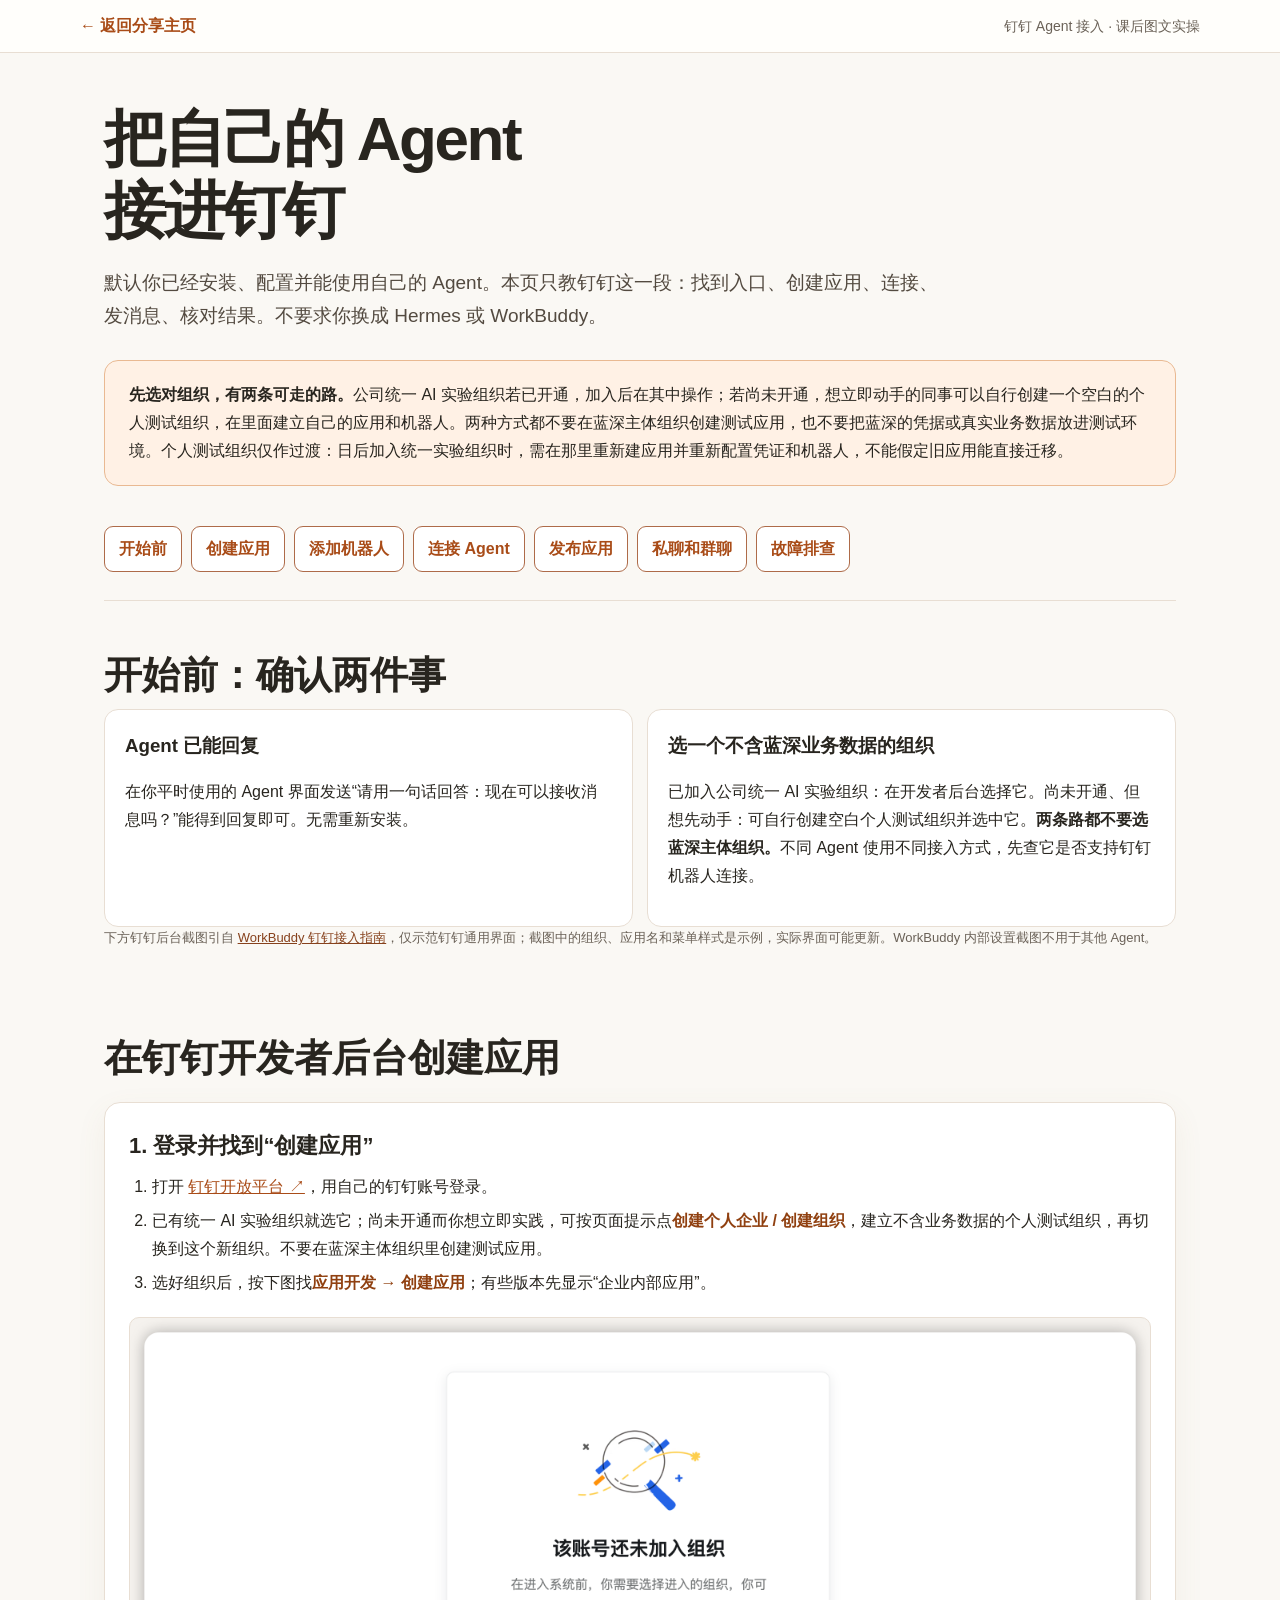
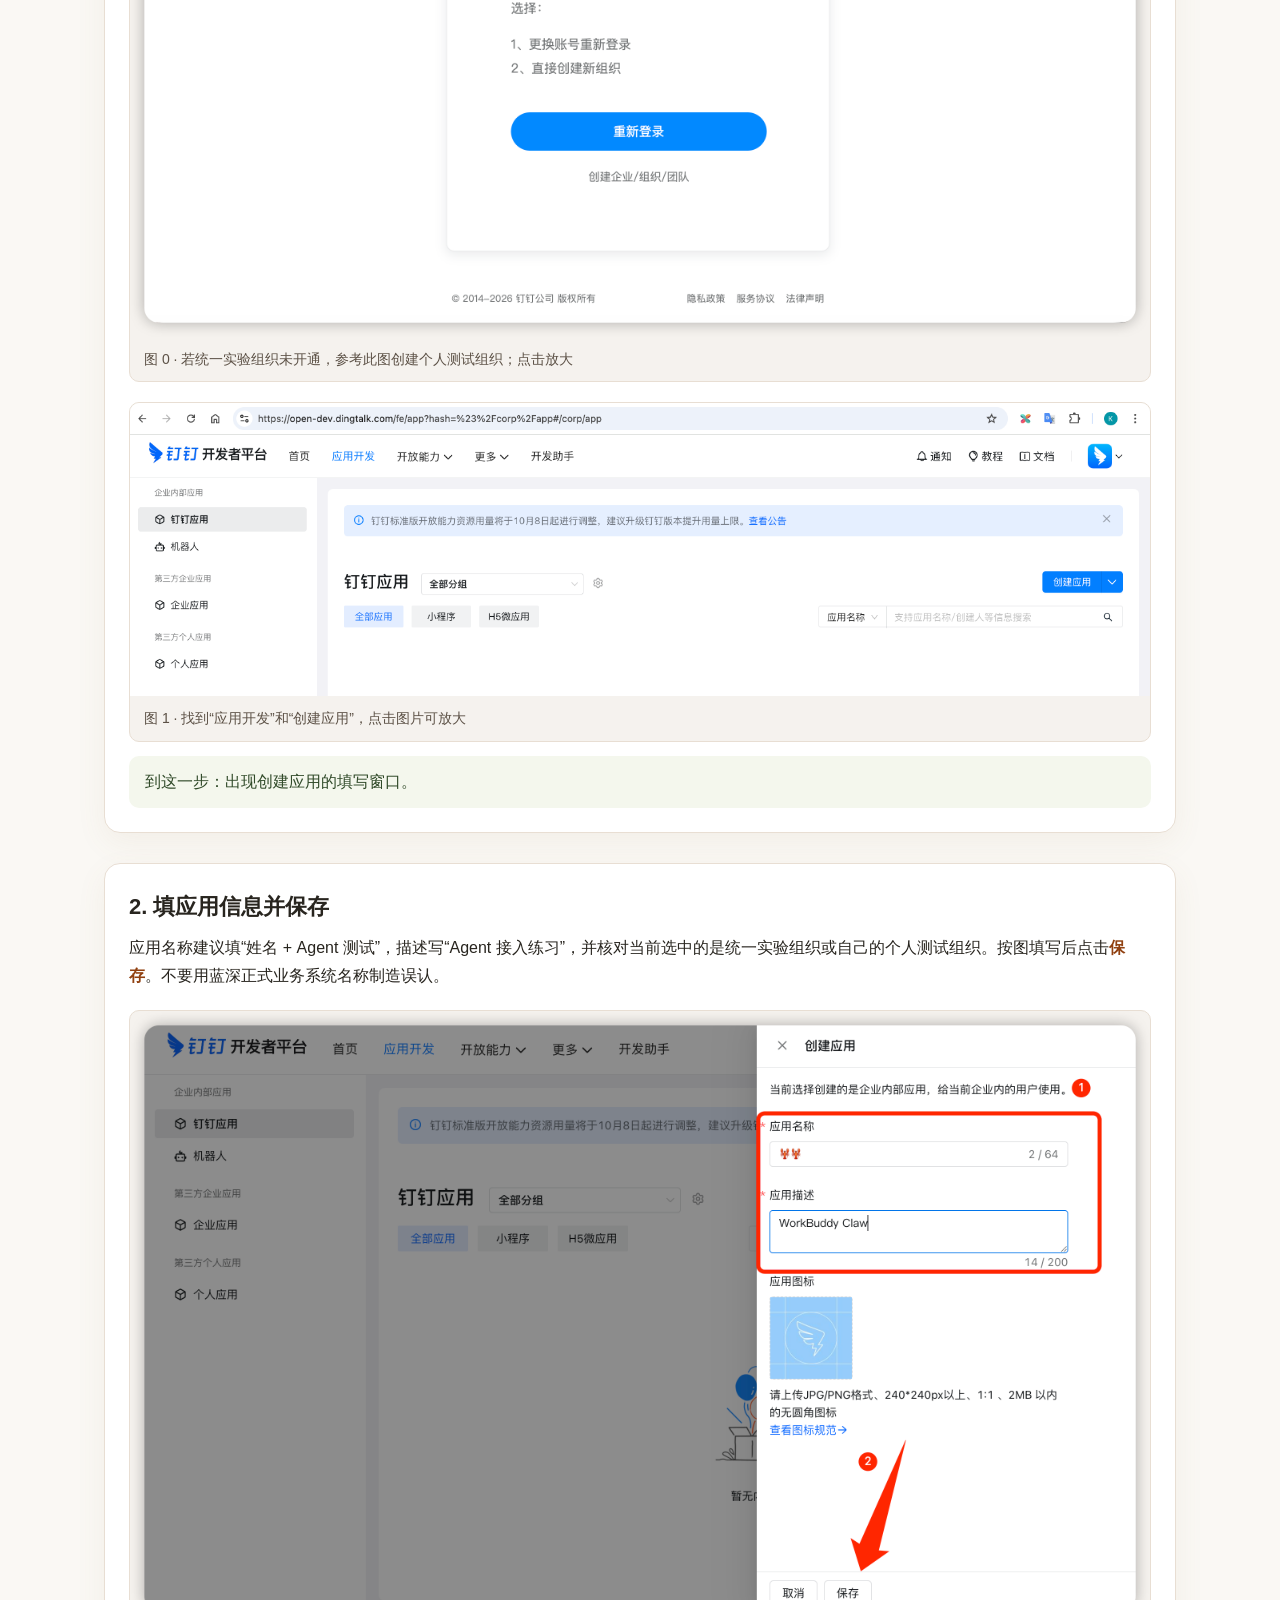
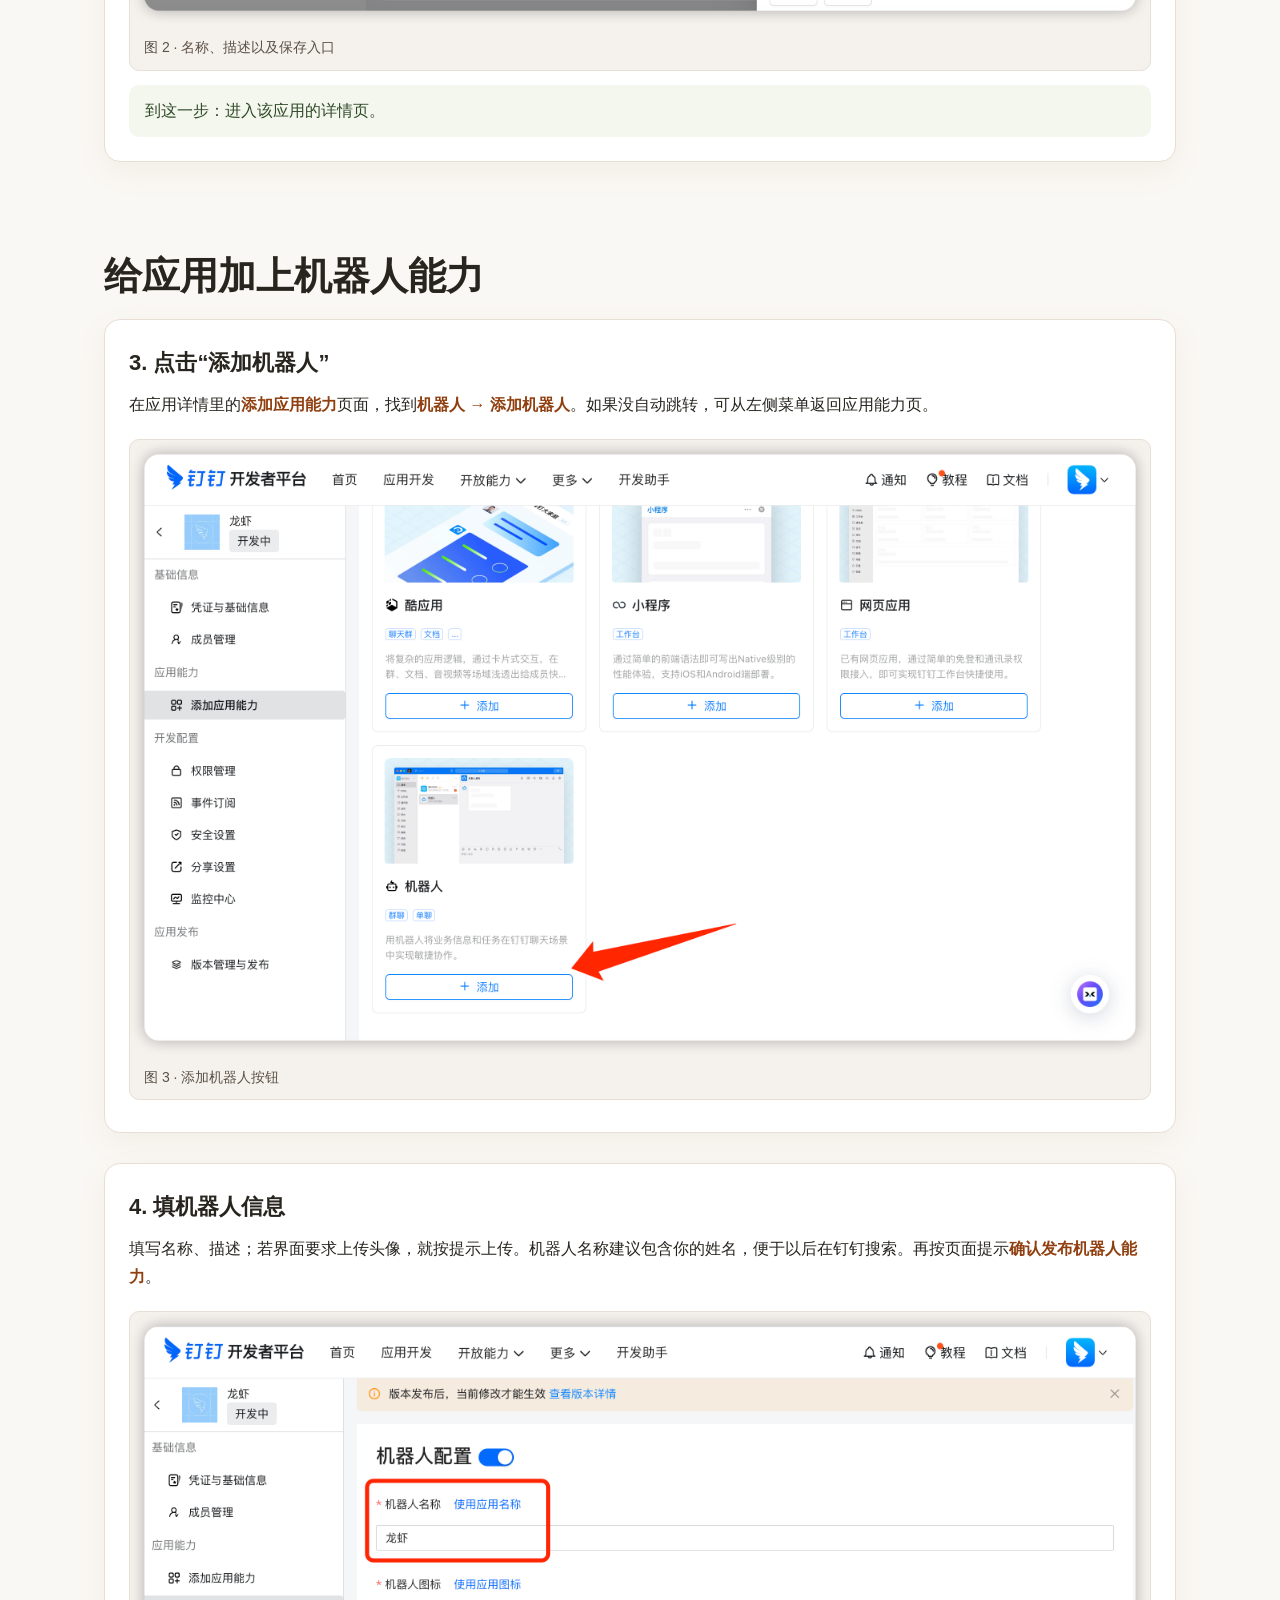
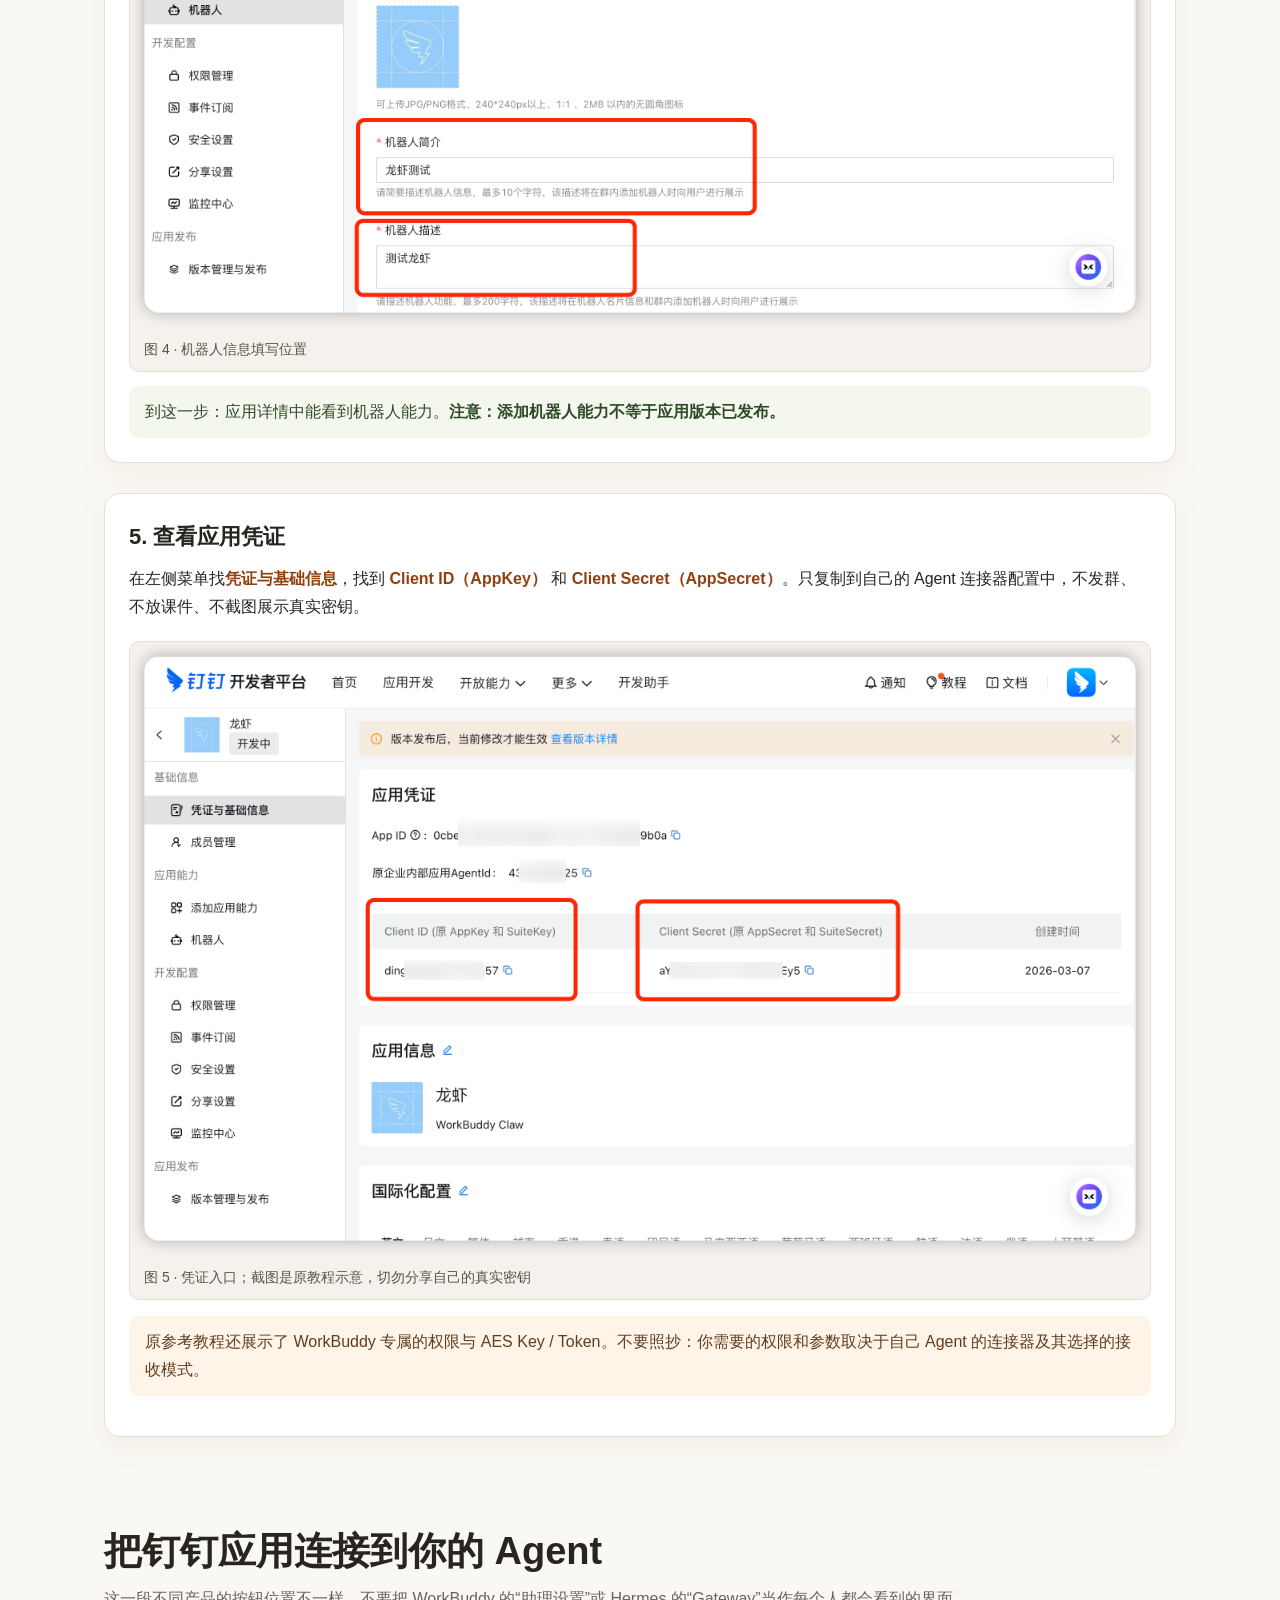
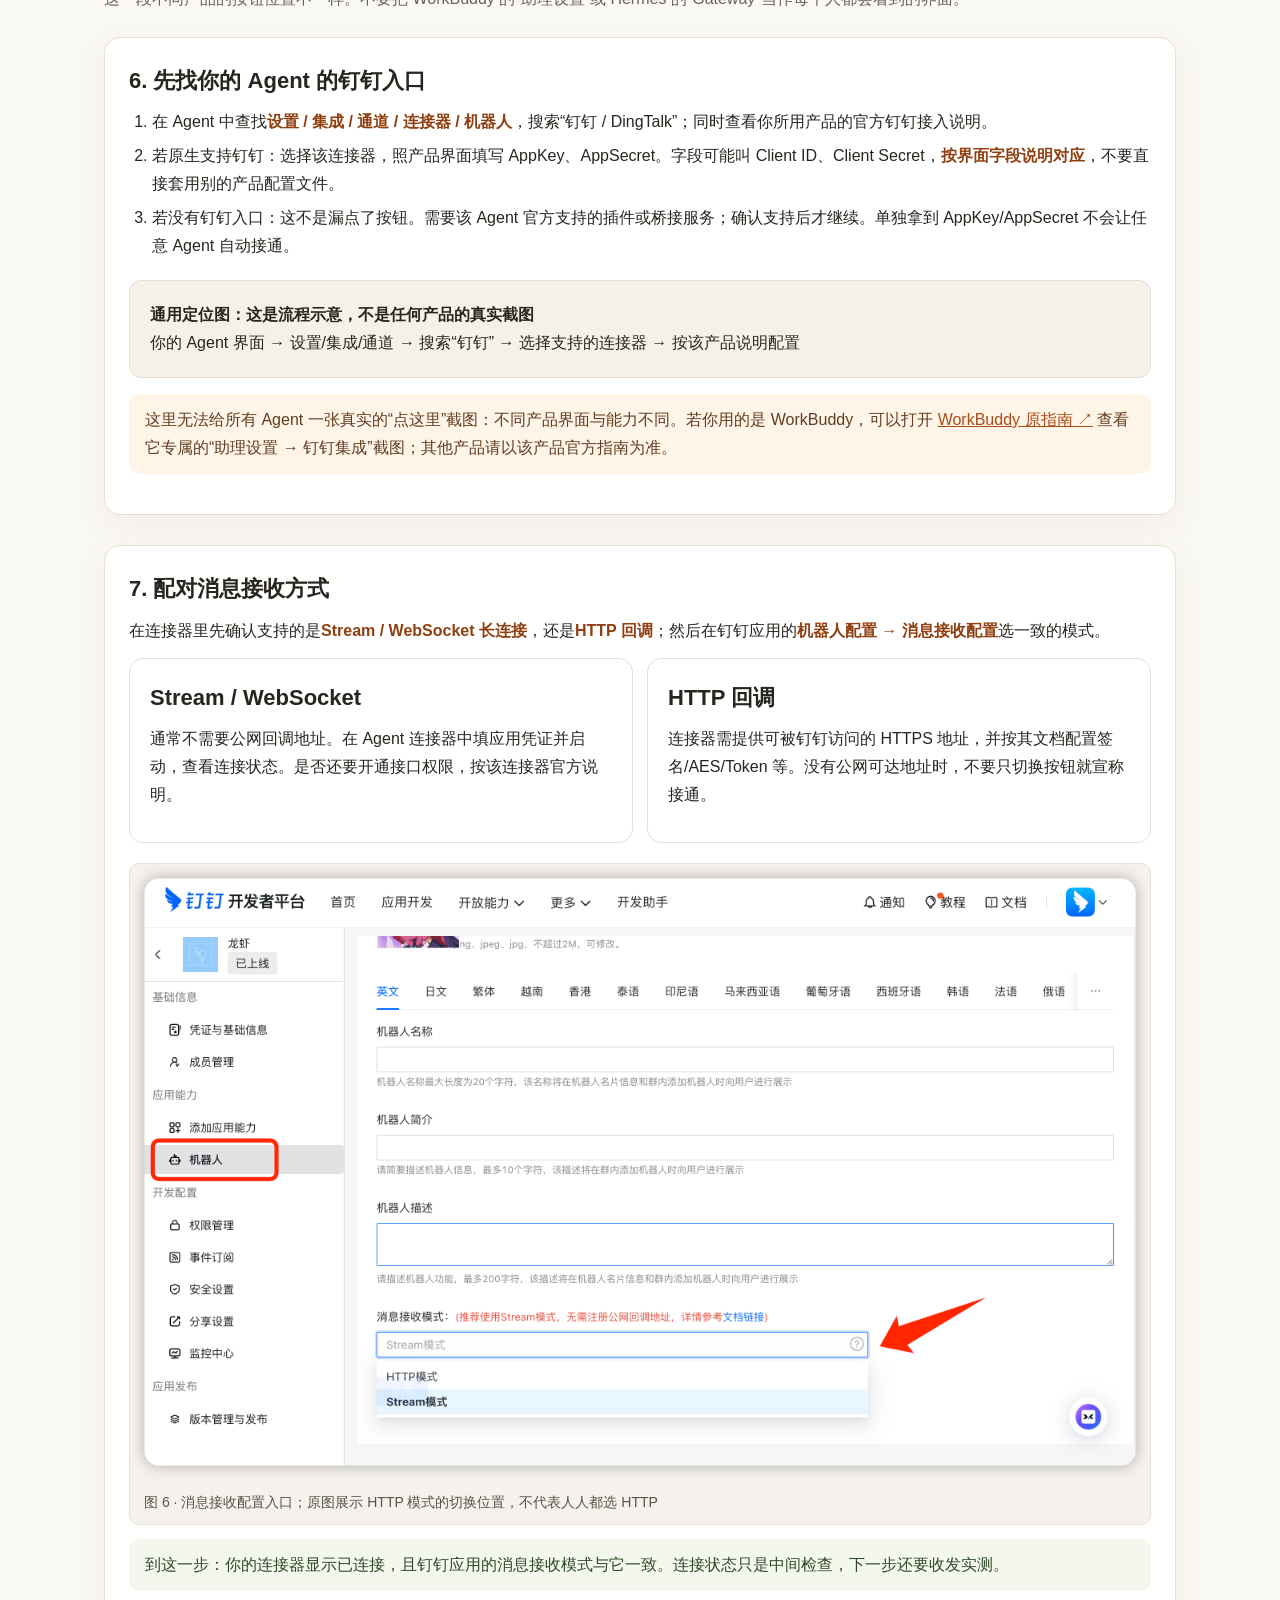
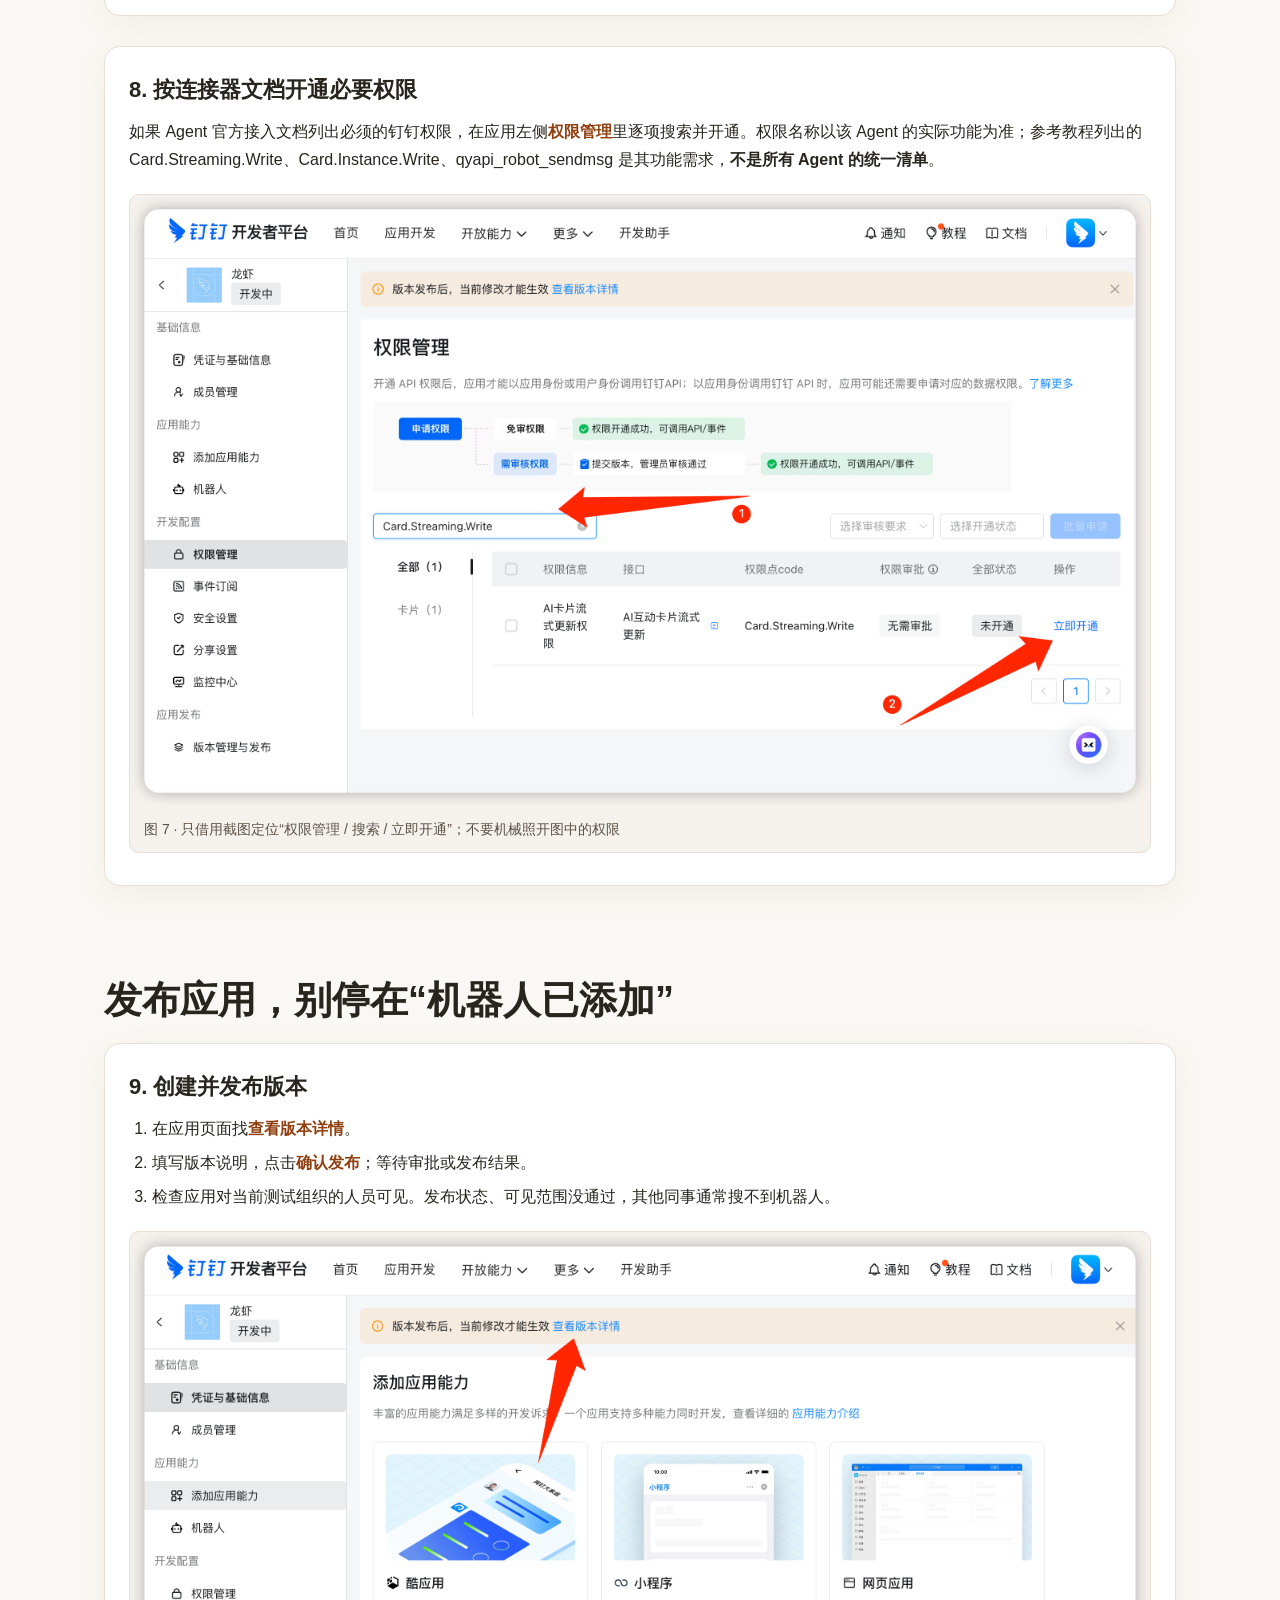
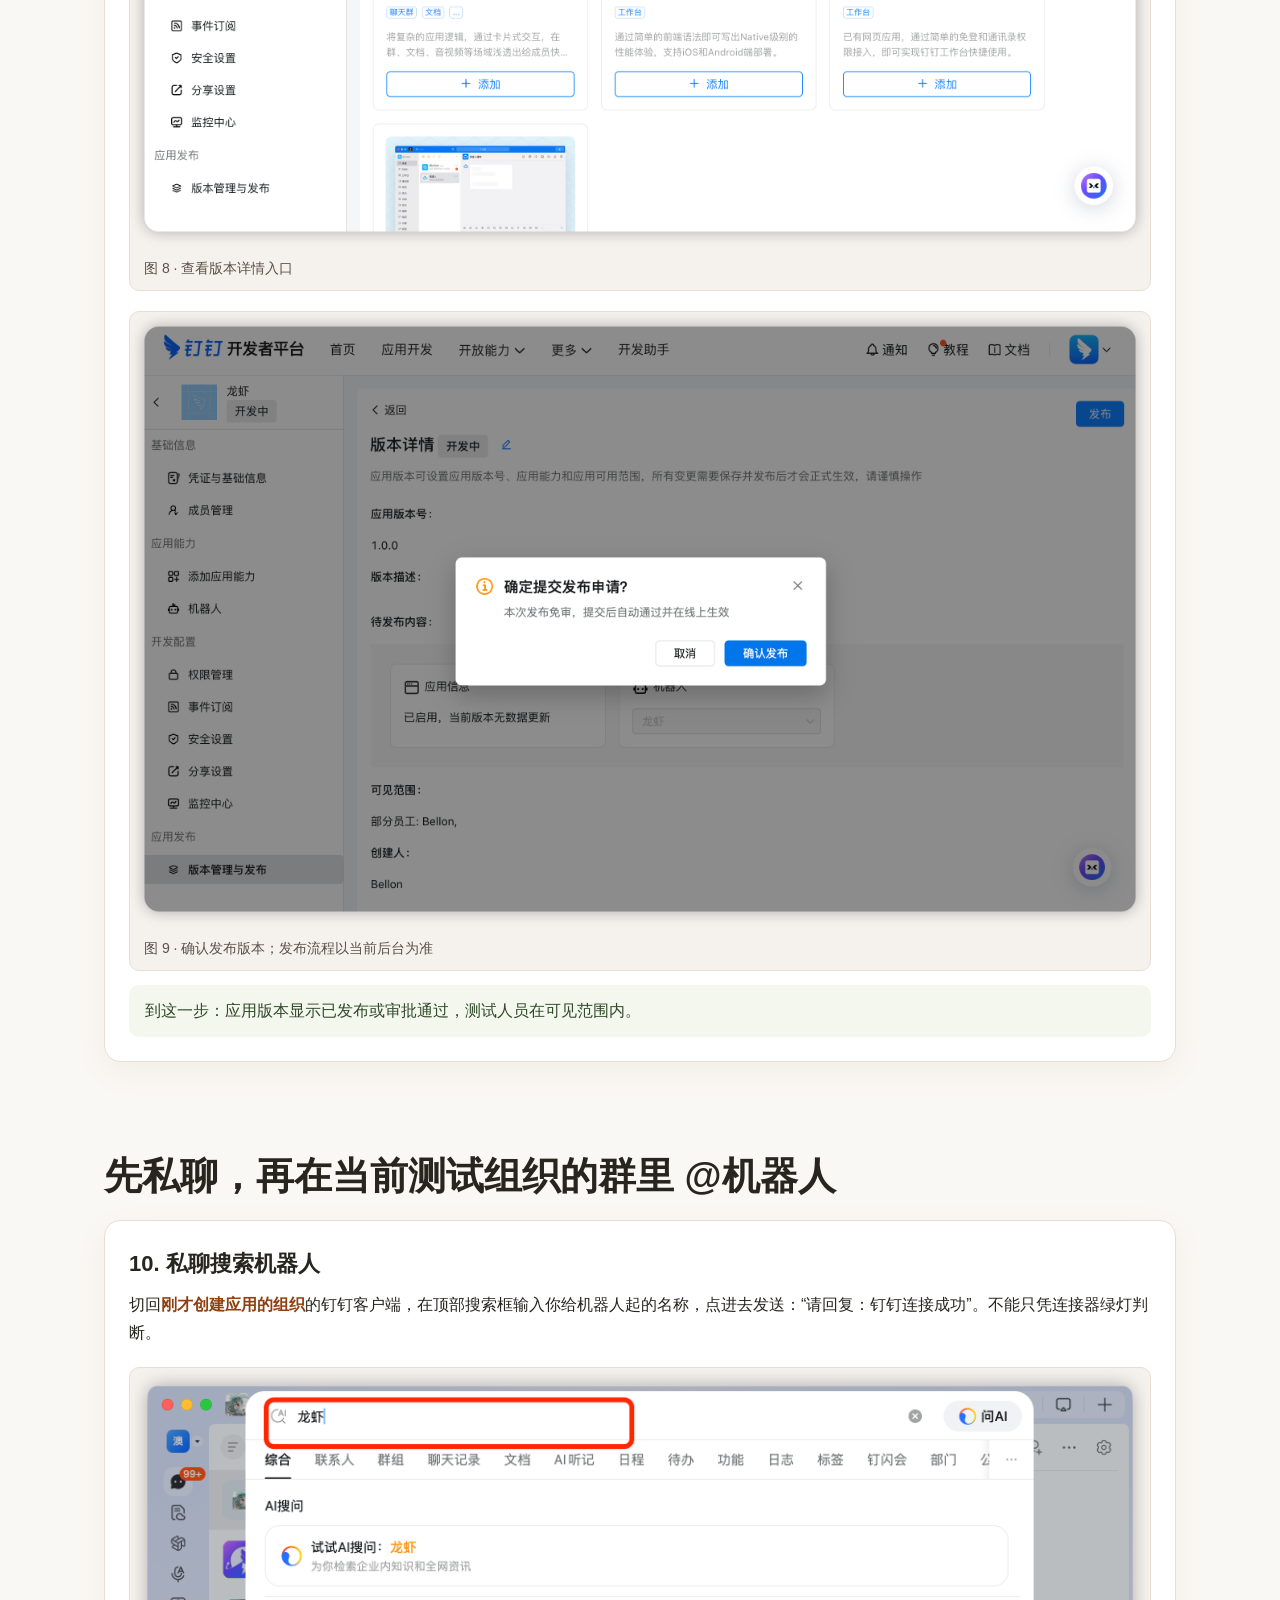
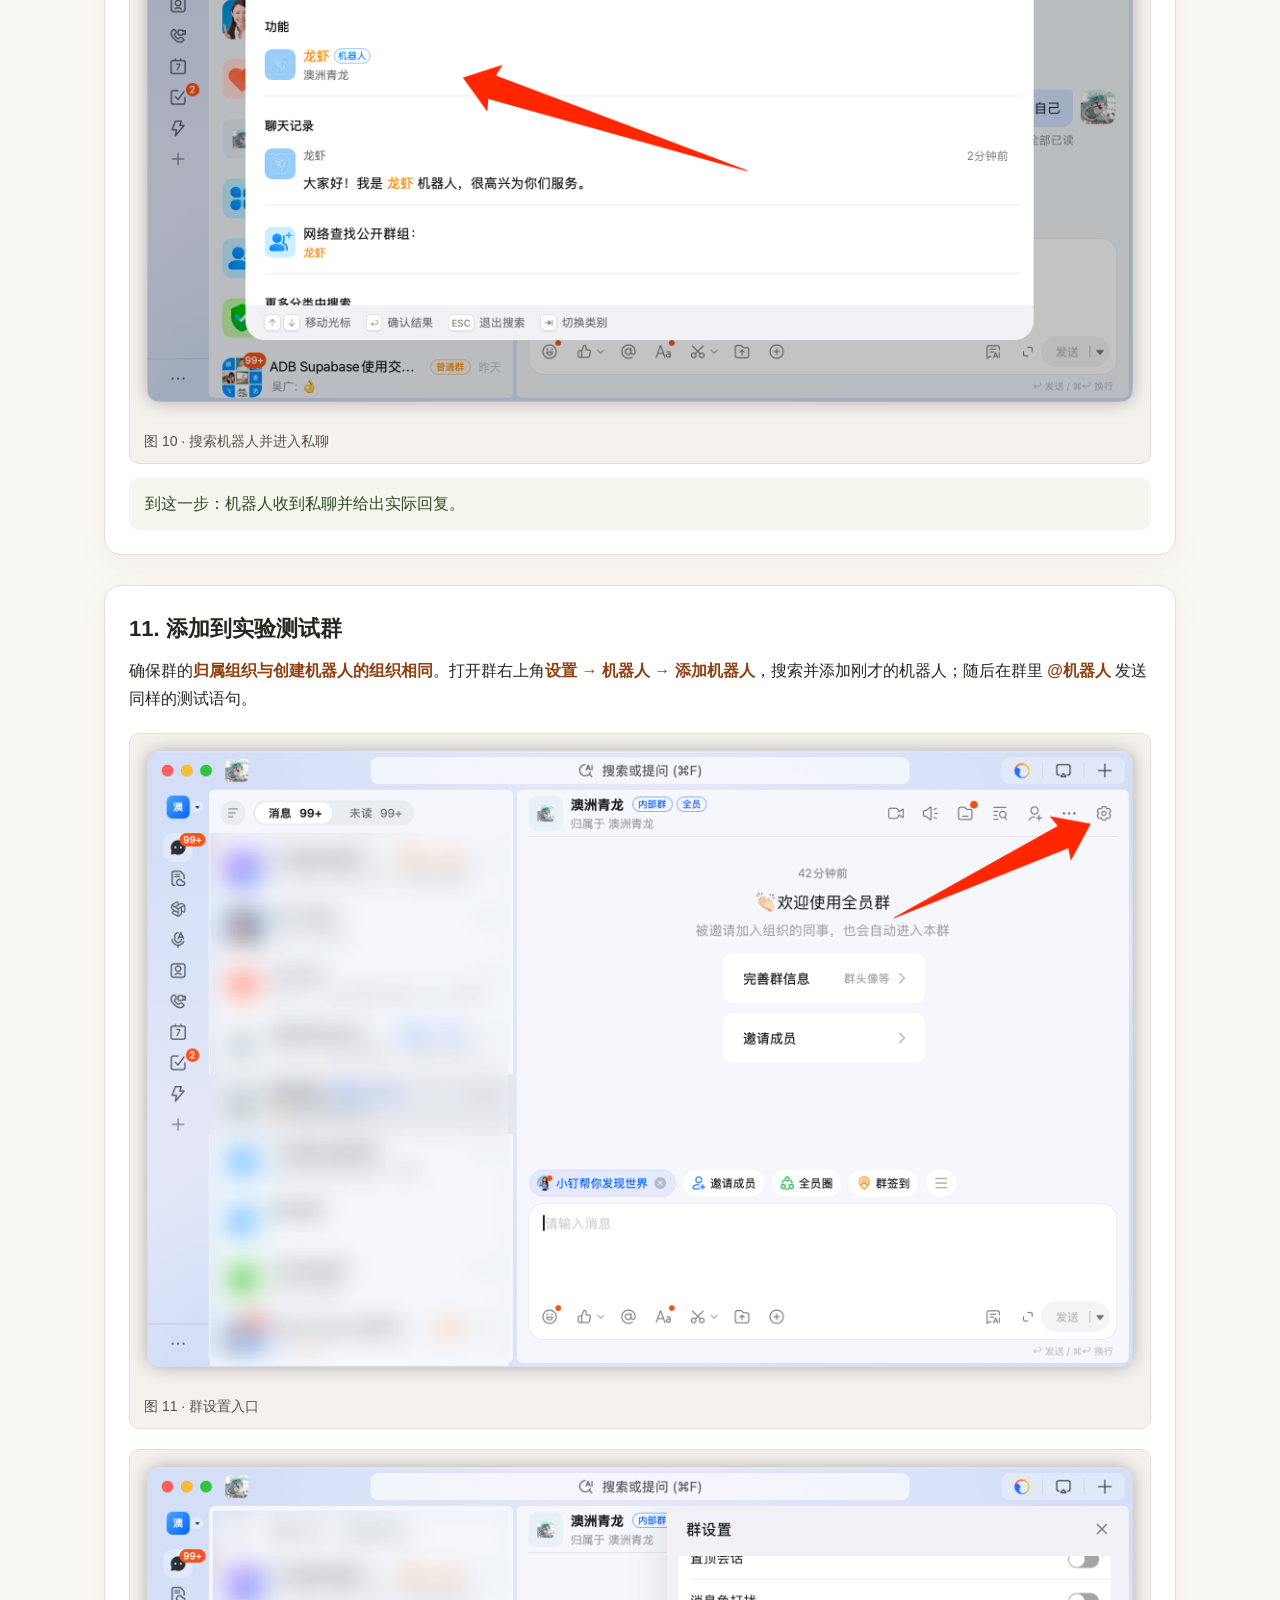
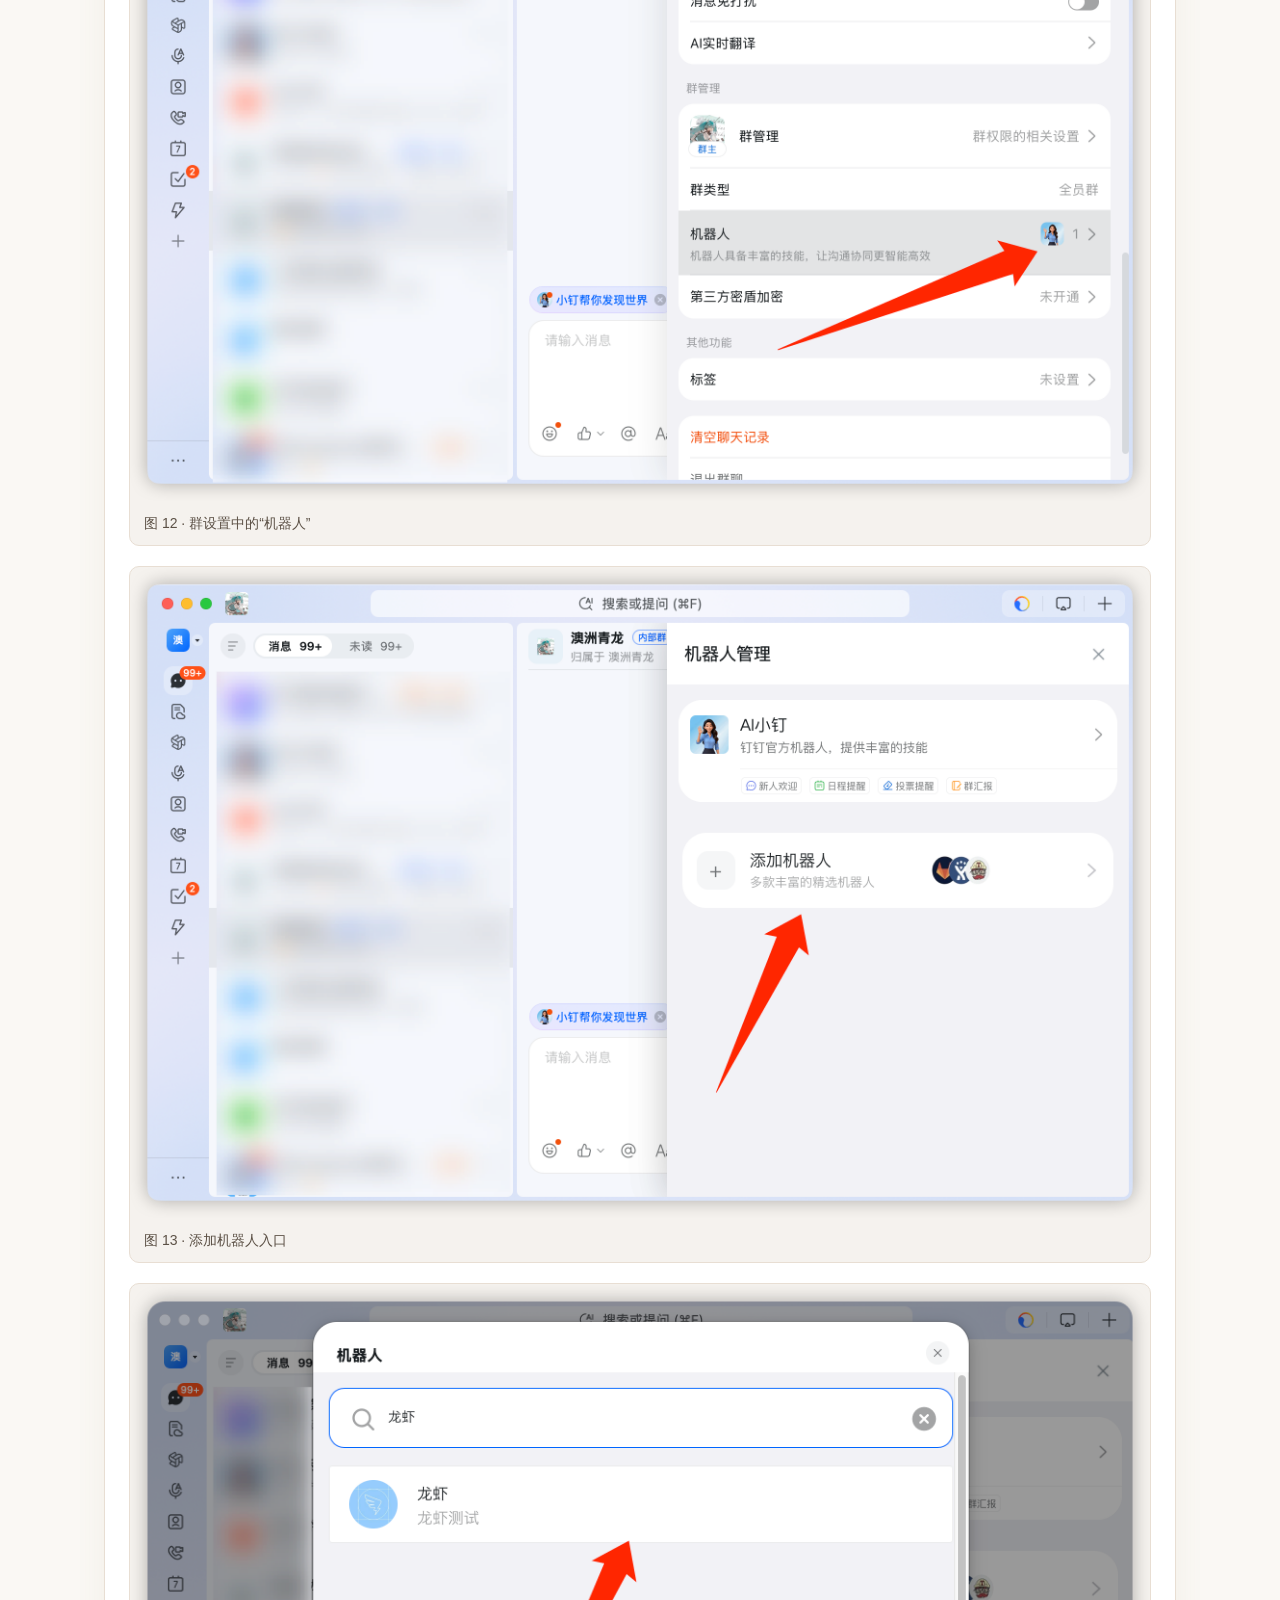
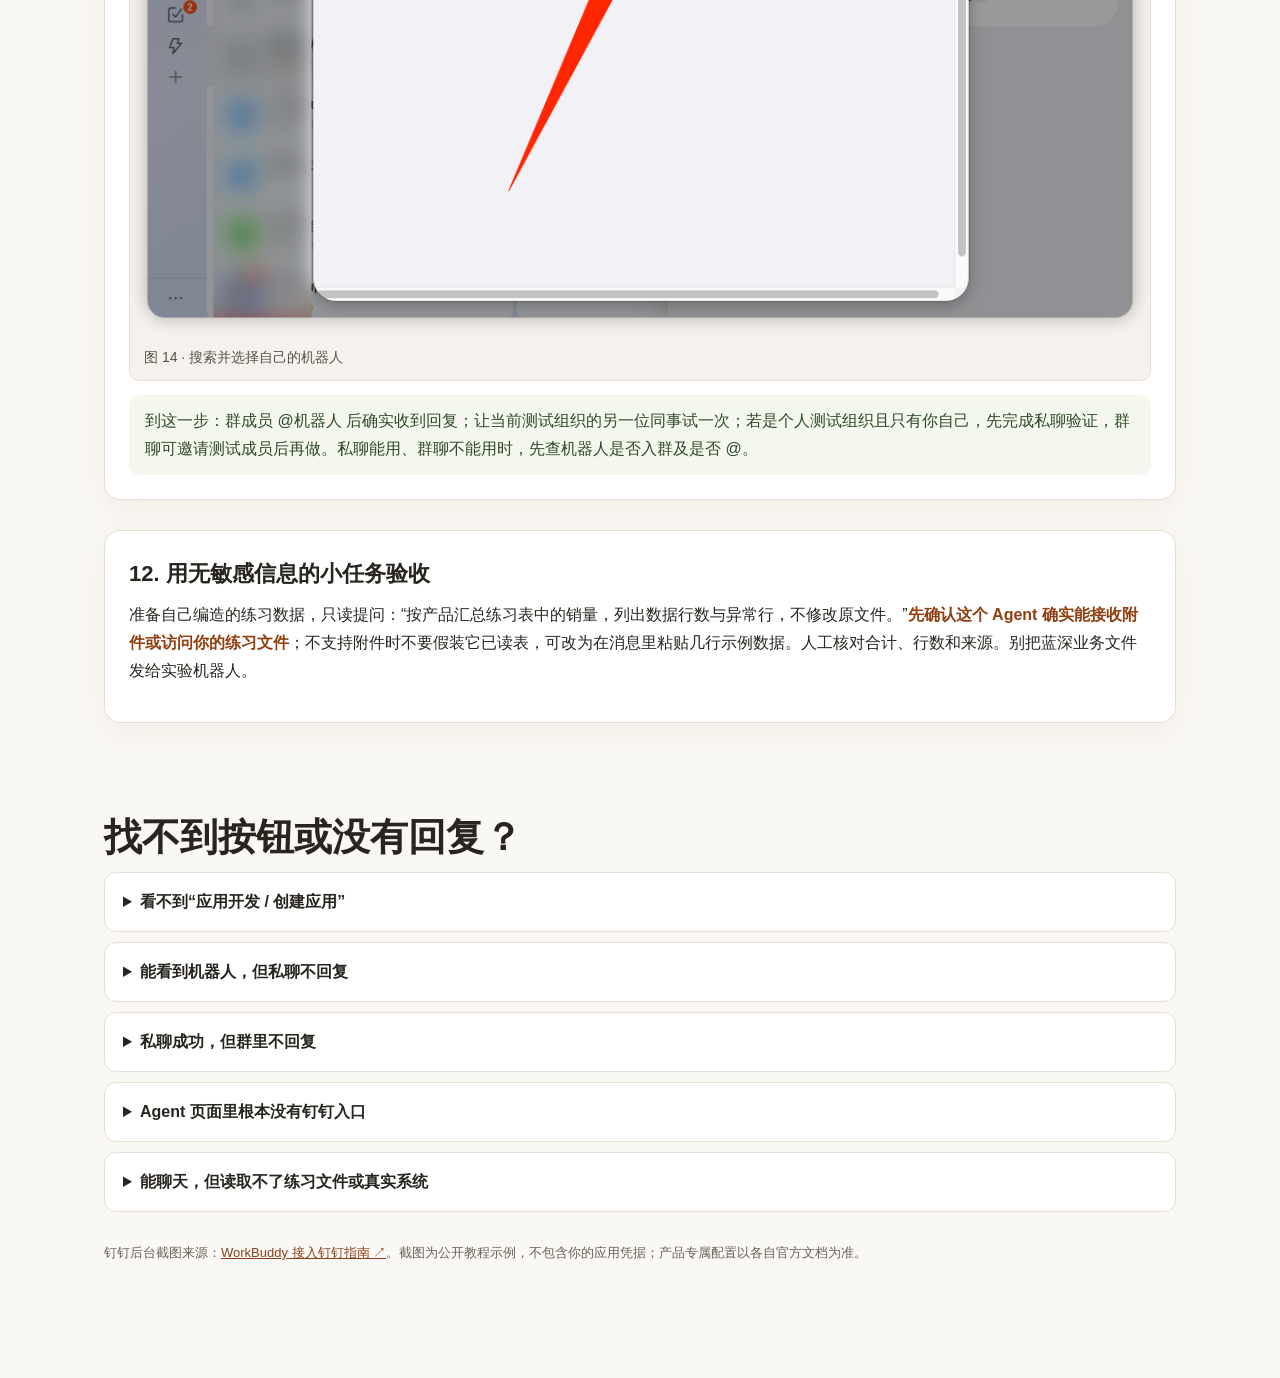
<file: dingtalk.html>
<!doctype html>
<html lang="zh-CN"><head><meta charset="utf-8"><meta name="viewport" content="width=device-width,initial-scale=1"><title>把自己的 Agent 接进钉钉｜图文实操</title><style>
:root{--paper:#faf8f4;--ink:#28251f;--muted:#6b6258;--orange:#a94c18;--line:#e8ded3}*{box-sizing:border-box}html{scroll-behavior:smooth;scroll-padding-top:100px}body{margin:0;background:var(--paper);color:var(--ink);font:16px/1.75 -apple-system,BlinkMacSystemFont,'PingFang SC',sans-serif}a{color:var(--orange)}a:focus-visible,button:focus-visible{outline:3px solid #d86d33;outline-offset:3px}header{position:sticky;top:0;z-index:10;background:#fffefbf2;border-bottom:1px solid var(--line);padding:12px max(20px,calc((100vw - 1120px)/2));display:flex;justify-content:space-between;gap:16px;align-items:center;backdrop-filter:blur(12px)}header a{font-weight:700;text-decoration:none}header span{color:var(--muted);font-size:14px}main{max-width:1120px;margin:auto;padding:50px 24px 100px}.hero{max-width:840px}.hero h1{font-size:clamp(36px,5vw,62px);line-height:1.16;letter-spacing:-.04em;margin:0 0 18px}.hero p{font-size:19px;color:#534a40}.notice{margin:28px 0 40px;background:#fff1e5;border:1px solid #e9b992;border-radius:14px;padding:20px 24px}.nav{display:flex;gap:9px;flex-wrap:wrap;padding:0 0 28px;border-bottom:1px solid var(--line)}.nav a,.button{display:inline-block;border:1px solid #ae6b49;border-radius:9px;padding:8px 14px;background:#fff;text-decoration:none;font-weight:650}.chapter{padding:50px 0 10px}.chapter h2{font-size:clamp(26px,3.5vw,38px);line-height:1.3;margin:0 0 8px}.chapter>p{color:var(--muted);margin:0 0 24px}.step{background:#fff;border:1px solid var(--line);border-radius:16px;padding:24px;margin:18px 0 30px;box-shadow:0 10px 30px #92745313}.step h3{font-size:22px;margin:0 0 8px}.step p{margin:6px 0 13px}.step ol{padding-left:23px;margin:8px 0 20px}.step li{margin:6px 0}.step strong{color:#904010}.shot{margin:20px 0 8px;background:#f5f2ee;border:1px solid var(--line);border-radius:10px;overflow:hidden}.shot img{display:block;width:100%;height:auto;cursor:zoom-in}.shot figcaption{padding:10px 14px;font-size:14px;color:#5c5146}.shot a{display:block}.source{font-size:13px;color:var(--muted);margin-top:10px}.source a{color:#87421d}.check{border-radius:10px;padding:12px 16px;background:#f4f7ed;color:#304a29;margin-top:14px}.caution{border-radius:10px;padding:12px 16px;background:#fff4e8;color:#603d20;margin:16px 0}.flow{display:grid;grid-template-columns:repeat(auto-fit,minmax(240px,1fr));gap:14px}.flow>div{background:#fff;border:1px solid var(--line);border-radius:14px;padding:20px}.flow h3{margin:0 0 8px}details{background:#fff;border:1px solid var(--line);border-radius:12px;margin:10px 0;padding:15px 18px}summary{cursor:pointer;font-weight:700}.generic{background:#f5f0e8;border:1px solid var(--line);border-radius:12px;padding:20px;margin:16px 0}.generic strong{color:var(--ink)}.lightbox{position:fixed;inset:0;display:none;align-items:center;justify-content:center;background:#171512e8;z-index:30;padding:20px}.lightbox:target{display:flex}.lightbox img{max-width:96vw;max-height:90vh;object-fit:contain}.lightbox a{position:absolute;right:22px;top:12px;color:white;font-size:34px;text-decoration:none}.lightbox::before{content:'点击右上角 × 关闭';color:white;position:absolute;bottom:9px;font-size:13px}@media(max-width:600px){header span{display:none}main{padding:30px 16px 70px}.step{padding:17px}.hero p{font-size:17px}}@media(prefers-reduced-motion:reduce){html{scroll-behavior:auto}}
.company-logo{position:fixed;top:14px;right:22px;z-index:20;width:clamp(112px,9vw,160px);height:auto;object-fit:contain;pointer-events:none;filter:drop-shadow(0 2px 7px #46614c22)}@media(max-width:600px){.company-logo{top:9px;right:12px;width:88px}header{padding-right:112px}}
</style></head><body><header><a href="index.html#library" onclick="location.assign('index.html#library');return false;">← 返回分享主页</a><span>钉钉 Agent 接入 · 课后图文实操</span></header><main><div class="hero"><h1>把自己的 Agent<br>接进钉钉</h1><p>默认你已经安装、配置并能使用自己的 Agent。本页只教钉钉这一段：找到入口、创建应用、连接、发消息、核对结果。不要求你换成 Hermes 或 WorkBuddy。</p></div><div class="notice"><b>先选对组织，有两条可走的路。</b>公司统一 AI 实验组织若已开通，加入后在其中操作；若尚未开通，想立即动手的同事可以自行创建一个空白的个人测试组织，在里面建立自己的应用和机器人。两种方式都不要在蓝深主体组织创建测试应用，也不要把蓝深的凭据或真实业务数据放进测试环境。个人测试组织仅作过渡：日后加入统一实验组织时，需在那里重新建应用并重新配置凭证和机器人，不能假定旧应用能直接迁移。</div><nav class="nav"><a href="#before">开始前</a><a href="#create">创建应用</a><a href="#robot">添加机器人</a><a href="#connect">连接 Agent</a><a href="#publish">发布应用</a><a href="#try">私聊和群聊</a><a href="#faq">故障排查</a></nav>
<section class="chapter" id="before"><h2>开始前：确认两件事</h2><div class="flow"><div><h3>Agent 已能回复</h3><p>在你平时使用的 Agent 界面发送“请用一句话回答：现在可以接收消息吗？”能得到回复即可。无需重新安装。</p></div><div><h3>选一个不含蓝深业务数据的组织</h3><p>已加入公司统一 AI 实验组织：在开发者后台选择它。尚未开通、但想先动手：可自行创建空白个人测试组织并选中它。<b>两条路都不要选蓝深主体组织。</b>不同 Agent 使用不同接入方式，先查它是否支持钉钉机器人连接。</p></div></div><p class="source">下方钉钉后台截图引自 <a href="https://www.workbuddy.cn/docs/workbuddy/Dingtalk-Guide" target="_blank" rel="noopener">WorkBuddy 钉钉接入指南</a>，仅示范钉钉通用界面；截图中的组织、应用名和菜单样式是示例，实际界面可能更新。WorkBuddy 内部设置截图不用于其他 Agent。</p></section>
<section class="chapter" id="create"><h2>在钉钉开发者后台创建应用</h2><div class="step"><h3>1. 登录并找到“创建应用”</h3><ol><li>打开 <a href="https://open.dingtalk.com/" target="_blank" rel="noopener">钉钉开放平台 ↗</a>，用自己的钉钉账号登录。</li><li>已有统一 AI 实验组织就选它；尚未开通而你想立即实践，可按页面提示点<strong>创建个人企业 / 创建组织</strong>，建立不含业务数据的个人测试组织，再切换到这个新组织。不要在蓝深主体组织里创建测试应用。</li><li>选好组织后，按下图找<strong>应用开发 → 创建应用</strong>；有些版本先显示“企业内部应用”。</li></ol><figure class="shot"><a href="#zoom-personal"><img src="images/dingtalk-guide/create-personal-org.CCdsgAJ_.png" alt="钉钉创建个人测试组织的入口示意" loading="lazy"></a><figcaption>图 0 · 若统一实验组织未开通，参考此图创建个人测试组织；点击放大</figcaption></figure><figure class="shot"><a href="#zoom-create"><img src="images/dingtalk-guide/create-app.BYp0m06K.png" alt="钉钉后台中应用开发和创建应用按钮的位置" loading="lazy"></a><figcaption>图 1 · 找到“应用开发”和“创建应用”，点击图片可放大</figcaption></figure><div class="check">到这一步：出现创建应用的填写窗口。</div></div><div class="step"><h3>2. 填应用信息并保存</h3><p>应用名称建议填“姓名 + Agent 测试”，描述写“Agent 接入练习”，并核对当前选中的是统一实验组织或自己的个人测试组织。按图填写后点击<strong>保存</strong>。不要用蓝深正式业务系统名称制造误认。</p><figure class="shot"><a href="#zoom-info"><img src="images/dingtalk-guide/fill-app-info.BYBmvoBC.png" alt="创建应用弹窗里的名称、描述和保存按钮" loading="lazy"></a><figcaption>图 2 · 名称、描述以及保存入口</figcaption></figure><div class="check">到这一步：进入该应用的详情页。</div></div></section>
<section class="chapter" id="robot"><h2>给应用加上机器人能力</h2><div class="step"><h3>3. 点击“添加机器人”</h3><p>在应用详情里的<strong>添加应用能力</strong>页面，找到<strong>机器人 → 添加机器人</strong>。如果没自动跳转，可从左侧菜单返回应用能力页。</p><figure class="shot"><a href="#zoom-addbot"><img src="images/dingtalk-guide/add-robot-capability.CZkfvmyl.png" alt="添加应用能力页面中的添加机器人按钮" loading="lazy"></a><figcaption>图 3 · 添加机器人按钮</figcaption></figure></div><div class="step"><h3>4. 填机器人信息</h3><p>填写名称、描述；若界面要求上传头像，就按提示上传。机器人名称建议包含你的姓名，便于以后在钉钉搜索。再按页面提示<strong>确认发布机器人能力</strong>。</p><figure class="shot"><a href="#zoom-botinfo"><img src="images/dingtalk-guide/config-robot-info.DY4EBXm0.png" alt="机器人名称、描述等配置项所在页面" loading="lazy"></a><figcaption>图 4 · 机器人信息填写位置</figcaption></figure><div class="check">到这一步：应用详情中能看到机器人能力。<b>注意：添加机器人能力不等于应用版本已发布。</b></div></div><div class="step"><h3>5. 查看应用凭证</h3><p>在左侧菜单找<strong>凭证与基础信息</strong>，找到 <strong>Client ID（AppKey）</strong> 和 <strong>Client Secret（AppSecret）</strong>。只复制到自己的 Agent 连接器配置中，不发群、不放课件、不截图展示真实密钥。</p><figure class="shot"><a href="#zoom-cred"><img src="images/dingtalk-guide/get-credentials.GWm559Bt.png" alt="凭证与基础信息菜单以及 Client ID、Client Secret 位置" loading="lazy"></a><figcaption>图 5 · 凭证入口；截图是原教程示意，切勿分享自己的真实密钥</figcaption></figure><div class="caution">原参考教程还展示了 WorkBuddy 专属的权限与 AES Key / Token。不要照抄：你需要的权限和参数取决于自己 Agent 的连接器及其选择的接收模式。</div></div></section>
<section class="chapter" id="connect"><h2>把钉钉应用连接到你的 Agent</h2><p>这一段不同产品的按钮位置不一样。不要把 WorkBuddy 的“助理设置”或 Hermes 的“Gateway”当作每个人都会看到的界面。</p><div class="step"><h3>6. 先找你的 Agent 的钉钉入口</h3><ol><li>在 Agent 中查找<strong>设置 / 集成 / 通道 / 连接器 / 机器人</strong>，搜索“钉钉 / DingTalk”；同时查看你所用产品的官方钉钉接入说明。</li><li>若原生支持钉钉：选择该连接器，照产品界面填写 AppKey、AppSecret。字段可能叫 Client ID、Client Secret，<strong>按界面字段说明对应</strong>，不要直接套用别的产品配置文件。</li><li>若没有钉钉入口：这不是漏点了按钮。需要该 Agent 官方支持的插件或桥接服务；确认支持后才继续。单独拿到 AppKey/AppSecret 不会让任意 Agent 自动接通。</li></ol><div class="generic"><strong>通用定位图：这是流程示意，不是任何产品的真实截图</strong><br>你的 Agent 界面 → 设置/集成/通道 → 搜索“钉钉” → 选择支持的连接器 → 按该产品说明配置</div><div class="caution">这里无法给所有 Agent 一张真实的“点这里”截图：不同产品界面与能力不同。若你用的是 WorkBuddy，可以打开 <a href="https://www.workbuddy.cn/docs/workbuddy/Dingtalk-Guide" target="_blank" rel="noopener">WorkBuddy 原指南 ↗</a> 查看它专属的“助理设置 → 钉钉集成”截图；其他产品请以该产品官方指南为准。</div></div><div class="step"><h3>7. 配对消息接收方式</h3><p>在连接器里先确认支持的是<strong>Stream / WebSocket 长连接</strong>，还是<strong>HTTP 回调</strong>；然后在钉钉应用的<strong>机器人配置 → 消息接收配置</strong>选一致的模式。</p><div class="flow"><div><h3>Stream / WebSocket</h3><p>通常不需要公网回调地址。在 Agent 连接器中填应用凭证并启动，查看连接状态。是否还要开通接口权限，按该连接器官方说明。</p></div><div><h3>HTTP 回调</h3><p>连接器需提供可被钉钉访问的 HTTPS 地址，并按其文档配置签名/AES/Token 等。没有公网可达地址时，不要只切换按钮就宣称接通。</p></div></div><figure class="shot"><a href="#zoom-mode"><img src="images/dingtalk-guide/switch-http-mode.BA2uojja.png" alt="钉钉机器人配置页底部的消息接收配置模式位置" loading="lazy"></a><figcaption>图 6 · 消息接收配置入口；原图展示 HTTP 模式的切换位置，不代表人人都选 HTTP</figcaption></figure><div class="check">到这一步：你的连接器显示已连接，且钉钉应用的消息接收模式与它一致。连接状态只是中间检查，下一步还要收发实测。</div></div><div class="step"><h3>8. 按连接器文档开通必要权限</h3><p>如果 Agent 官方接入文档列出必须的钉钉权限，在应用左侧<strong>权限管理</strong>里逐项搜索并开通。权限名称以该 Agent 的实际功能为准；参考教程列出的 Card.Streaming.Write、Card.Instance.Write、qyapi_robot_sendmsg 是其功能需求，<b>不是所有 Agent 的统一清单</b>。</p><figure class="shot"><a href="#zoom-perm"><img src="images/dingtalk-guide/add-permissions.DF98JOdW.png" alt="钉钉应用权限管理入口、搜索框和立即开通按钮" loading="lazy"></a><figcaption>图 7 · 只借用截图定位“权限管理 / 搜索 / 立即开通”；不要机械照开图中的权限</figcaption></figure></div></section>
<section class="chapter" id="publish"><h2>发布应用，别停在“机器人已添加”</h2><div class="step"><h3>9. 创建并发布版本</h3><ol><li>在应用页面找<strong>查看版本详情</strong>。</li><li>填写版本说明，点击<strong>确认发布</strong>；等待审批或发布结果。</li><li>检查应用对当前测试组织的人员可见。发布状态、可见范围没通过，其他同事通常搜不到机器人。</li></ol><figure class="shot"><a href="#zoom-version"><img src="images/dingtalk-guide/view-version-details.0yAIXXq8.png" alt="查看版本详情的入口" loading="lazy"></a><figcaption>图 8 · 查看版本详情入口</figcaption></figure><figure class="shot"><a href="#zoom-publish"><img src="images/dingtalk-guide/confirm-publish-version.nHnfEK4L.png" alt="确认发布应用版本按钮" loading="lazy"></a><figcaption>图 9 · 确认发布版本；发布流程以当前后台为准</figcaption></figure><div class="check">到这一步：应用版本显示已发布或审批通过，测试人员在可见范围内。</div></div></section>
<section class="chapter" id="try"><h2>先私聊，再在当前测试组织的群里 @机器人</h2><div class="step"><h3>10. 私聊搜索机器人</h3><p>切回<strong>刚才创建应用的组织</strong>的钉钉客户端，在顶部搜索框输入你给机器人起的名称，点进去发送：“请回复：钉钉连接成功”。不能只凭连接器绿灯判断。</p><figure class="shot"><a href="#zoom-search"><img src="images/dingtalk-guide/search-robot-private.DzOR9AIx.png" alt="钉钉顶部搜索框搜索机器人名称的位置" loading="lazy"></a><figcaption>图 10 · 搜索机器人并进入私聊</figcaption></figure><div class="check">到这一步：机器人收到私聊并给出实际回复。</div></div><div class="step"><h3>11. 添加到实验测试群</h3><p>确保群的<strong>归属组织与创建机器人的组织相同</strong>。打开群右上角<strong>设置 → 机器人 → 添加机器人</strong>，搜索并添加刚才的机器人；随后在群里 <strong>@机器人</strong> 发送同样的测试语句。</p><figure class="shot"><a href="#zoom-group"><img src="images/dingtalk-guide/group-settings.Dnq0n7SX.png" alt="群右上角设置按钮的位置" loading="lazy"></a><figcaption>图 11 · 群设置入口</figcaption></figure><figure class="shot"><a href="#zoom-groupbot"><img src="images/dingtalk-guide/robot-settings.DLLx4rNs.png" alt="群设置里的机器人菜单" loading="lazy"></a><figcaption>图 12 · 群设置中的“机器人”</figcaption></figure><figure class="shot"><a href="#zoom-addgroup"><img src="images/dingtalk-guide/add-robot-to-group.hm8ha6Sf.png" alt="群里的添加机器人按钮" loading="lazy"></a><figcaption>图 13 · 添加机器人入口</figcaption></figure><figure class="shot"><a href="#zoom-findgroup"><img src="images/dingtalk-guide/search-robot-group.LpBU0LAt.png" alt="搜索需要加入测试群的机器人" loading="lazy"></a><figcaption>图 14 · 搜索并选择自己的机器人</figcaption></figure><div class="check">到这一步：群成员 @机器人 后确实收到回复；让当前测试组织的另一位同事试一次；若是个人测试组织且只有你自己，先完成私聊验证，群聊可邀请测试成员后再做。私聊能用、群聊不能用时，先查机器人是否入群及是否 @。</div></div><div class="step"><h3>12. 用无敏感信息的小任务验收</h3><p>准备自己编造的练习数据，只读提问：“按产品汇总练习表中的销量，列出数据行数与异常行，不修改原文件。”<strong>先确认这个 Agent 确实能接收附件或访问你的练习文件</strong>；不支持附件时不要假装它已读表，可改为在消息里粘贴几行示例数据。人工核对合计、行数和来源。别把蓝深业务文件发给实验机器人。</p></div></section>
<section class="chapter" id="faq"><h2>找不到按钮或没有回复？</h2><details><summary>看不到“应用开发 / 创建应用”</summary><p>确认开发者后台切换到了刚才创建应用的组织；界面若更新，可搜索“企业内部应用”。如果统一实验组织未开通，可先按上方图 0 建个人测试组织并选中它，不要切到蓝深主体组织。</p></details><details><summary>能看到机器人，但私聊不回复</summary><p>检查应用是否发布、可见范围、AppKey 与 AppSecret 是否属于同一个应用、Agent 连接器是否运行、钉钉消息接收模式是否匹配。查看连接器日志时不要公开密钥。</p></details><details><summary>私聊成功，但群里不回复</summary><p>检查群归属是否与机器人应用所属组织相同、机器人是否确实加入该群，以及发送消息时是否正确 @机器人。</p></details><details><summary>Agent 页面里根本没有钉钉入口</summary><p>不是人人都有原生钉钉通道。查所用 Agent 的官方插件/桥接方案；没有受支持的连接器时，先停在“钉钉应用已创建”，不要照抄别的 Agent 的配置声称接入成功。</p></details><details><summary>能聊天，但读取不了练习文件或真实系统</summary><p>聊天连接不等于文件访问或业务系统授权。先确认该 Agent 的附件能力、文件路径和实际数据来源。实验组织不会自动访问蓝深主体组织。</p></details></section><p class="source">钉钉后台截图来源：<a href="https://www.workbuddy.cn/docs/workbuddy/Dingtalk-Guide" target="_blank" rel="noopener">WorkBuddy 接入钉钉指南 ↗</a>。截图为公开教程示例，不包含你的应用凭据；产品专属配置以各自官方文档为准。</p></main>
<div class="lightbox" id="zoom-personal"><img src="images/dingtalk-guide/create-personal-org.CCdsgAJ_.png" alt="个人测试组织创建入口放大图"><a href="#create" aria-label="关闭图片">×</a></div><div class="lightbox" id="zoom-create"><img src="images/dingtalk-guide/create-app.BYp0m06K.png" alt="创建应用放大图"><a href="#create" aria-label="关闭图片">×</a></div><div class="lightbox" id="zoom-info"><img src="images/dingtalk-guide/fill-app-info.BYBmvoBC.png" alt="应用信息放大图"><a href="#create" aria-label="关闭图片">×</a></div><div class="lightbox" id="zoom-addbot"><img src="images/dingtalk-guide/add-robot-capability.CZkfvmyl.png" alt="添加机器人放大图"><a href="#robot" aria-label="关闭图片">×</a></div><div class="lightbox" id="zoom-botinfo"><img src="images/dingtalk-guide/config-robot-info.DY4EBXm0.png" alt="机器人信息放大图"><a href="#robot" aria-label="关闭图片">×</a></div><div class="lightbox" id="zoom-cred"><img src="images/dingtalk-guide/get-credentials.GWm559Bt.png" alt="凭证入口放大图"><a href="#robot" aria-label="关闭图片">×</a></div><div class="lightbox" id="zoom-mode"><img src="images/dingtalk-guide/switch-http-mode.BA2uojja.png" alt="消息接收模式放大图"><a href="#connect" aria-label="关闭图片">×</a></div><div class="lightbox" id="zoom-perm"><img src="images/dingtalk-guide/add-permissions.DF98JOdW.png" alt="权限管理放大图"><a href="#connect" aria-label="关闭图片">×</a></div><div class="lightbox" id="zoom-version"><img src="images/dingtalk-guide/view-version-details.0yAIXXq8.png" alt="版本入口放大图"><a href="#publish" aria-label="关闭图片">×</a></div><div class="lightbox" id="zoom-publish"><img src="images/dingtalk-guide/confirm-publish-version.nHnfEK4L.png" alt="发布按钮放大图"><a href="#publish" aria-label="关闭图片">×</a></div><div class="lightbox" id="zoom-search"><img src="images/dingtalk-guide/search-robot-private.DzOR9AIx.png" alt="私聊搜索放大图"><a href="#try" aria-label="关闭图片">×</a></div><div class="lightbox" id="zoom-group"><img src="images/dingtalk-guide/group-settings.Dnq0n7SX.png" alt="群设置放大图"><a href="#try" aria-label="关闭图片">×</a></div><div class="lightbox" id="zoom-groupbot"><img src="images/dingtalk-guide/robot-settings.DLLx4rNs.png" alt="群机器人菜单放大图"><a href="#try" aria-label="关闭图片">×</a></div><div class="lightbox" id="zoom-addgroup"><img src="images/dingtalk-guide/add-robot-to-group.hm8ha6Sf.png" alt="群添加机器人放大图"><a href="#try" aria-label="关闭图片">×</a></div><div class="lightbox" id="zoom-findgroup"><img src="images/dingtalk-guide/search-robot-group.LpBU0LAt.png" alt="群搜索机器人放大图"><a href="#try" aria-label="关闭图片">×</a></div><script>if(window.parent!==window){document.querySelectorAll('a[href^="index.html"]').forEach(a=>a.addEventListener('click',e=>{e.preventDefault();parent.postMessage({type:'return-to-course'},location.origin)}));}</script></body></html>
</file>
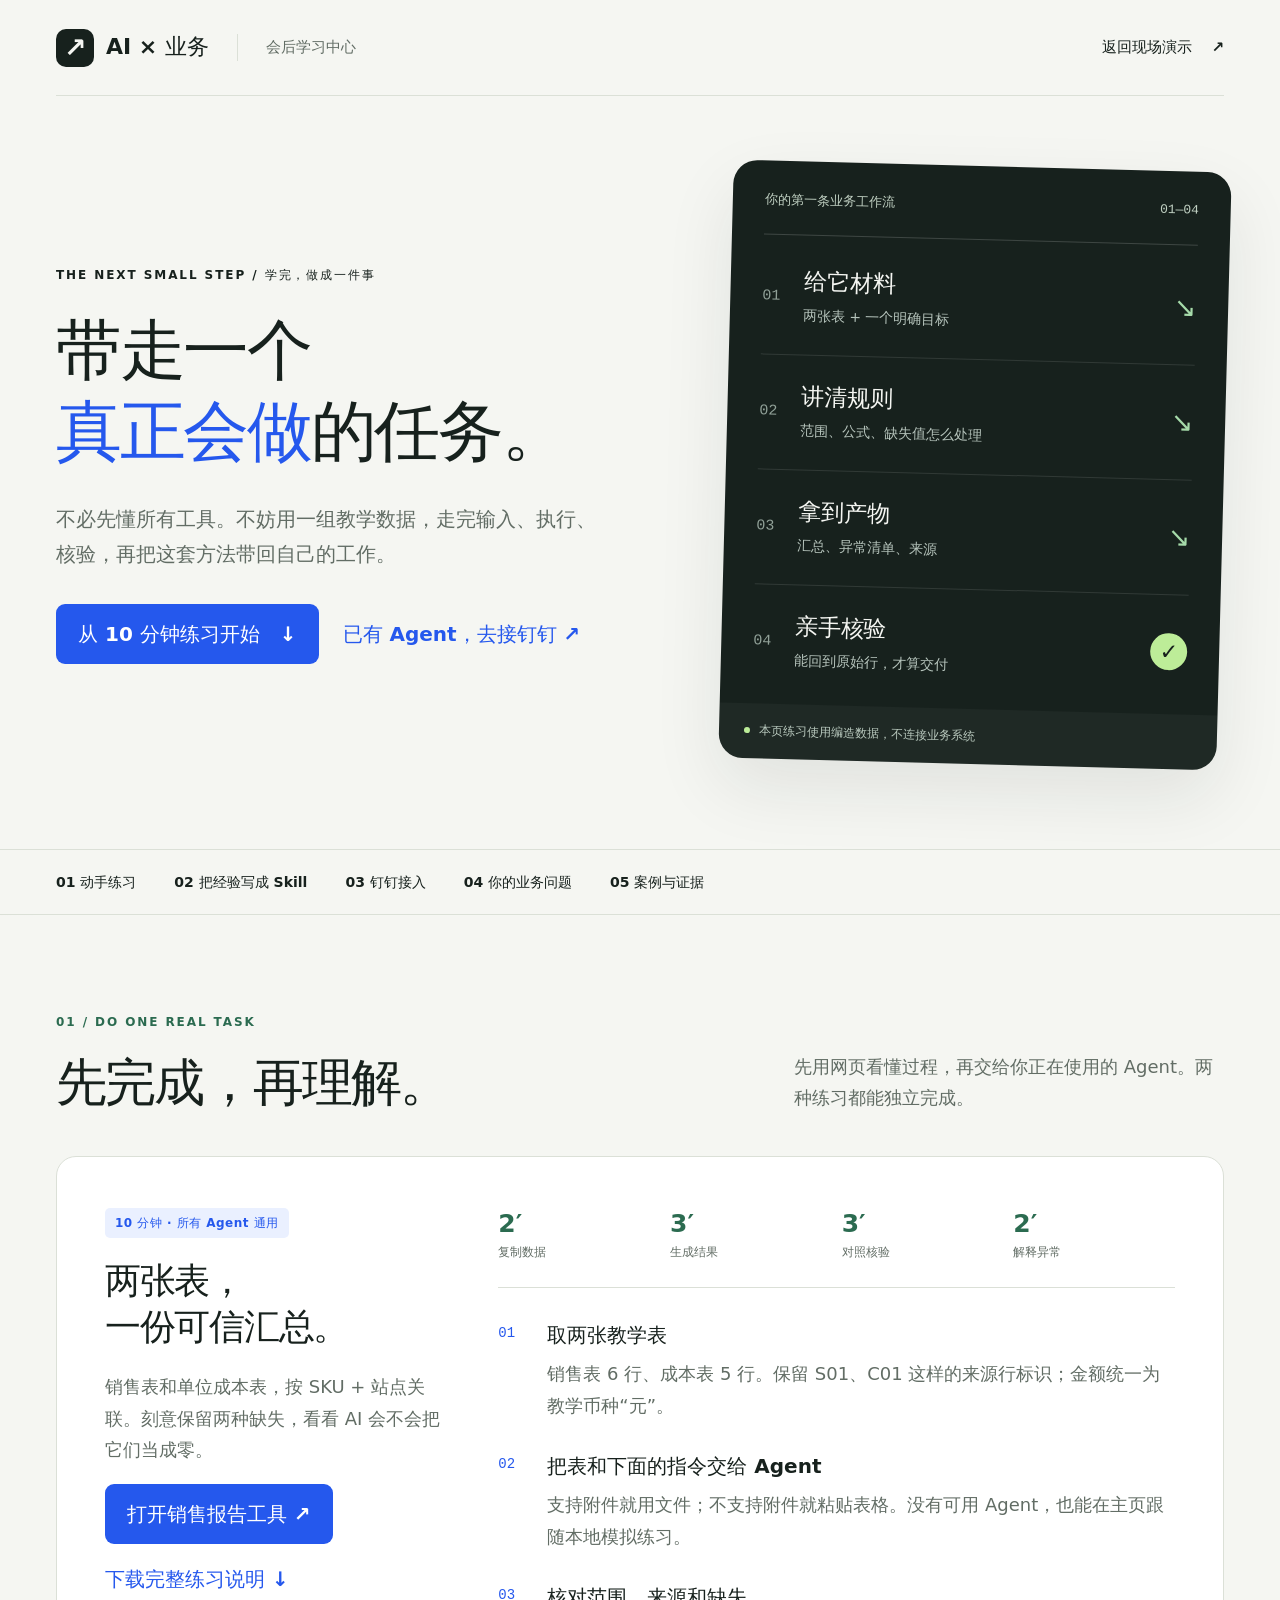
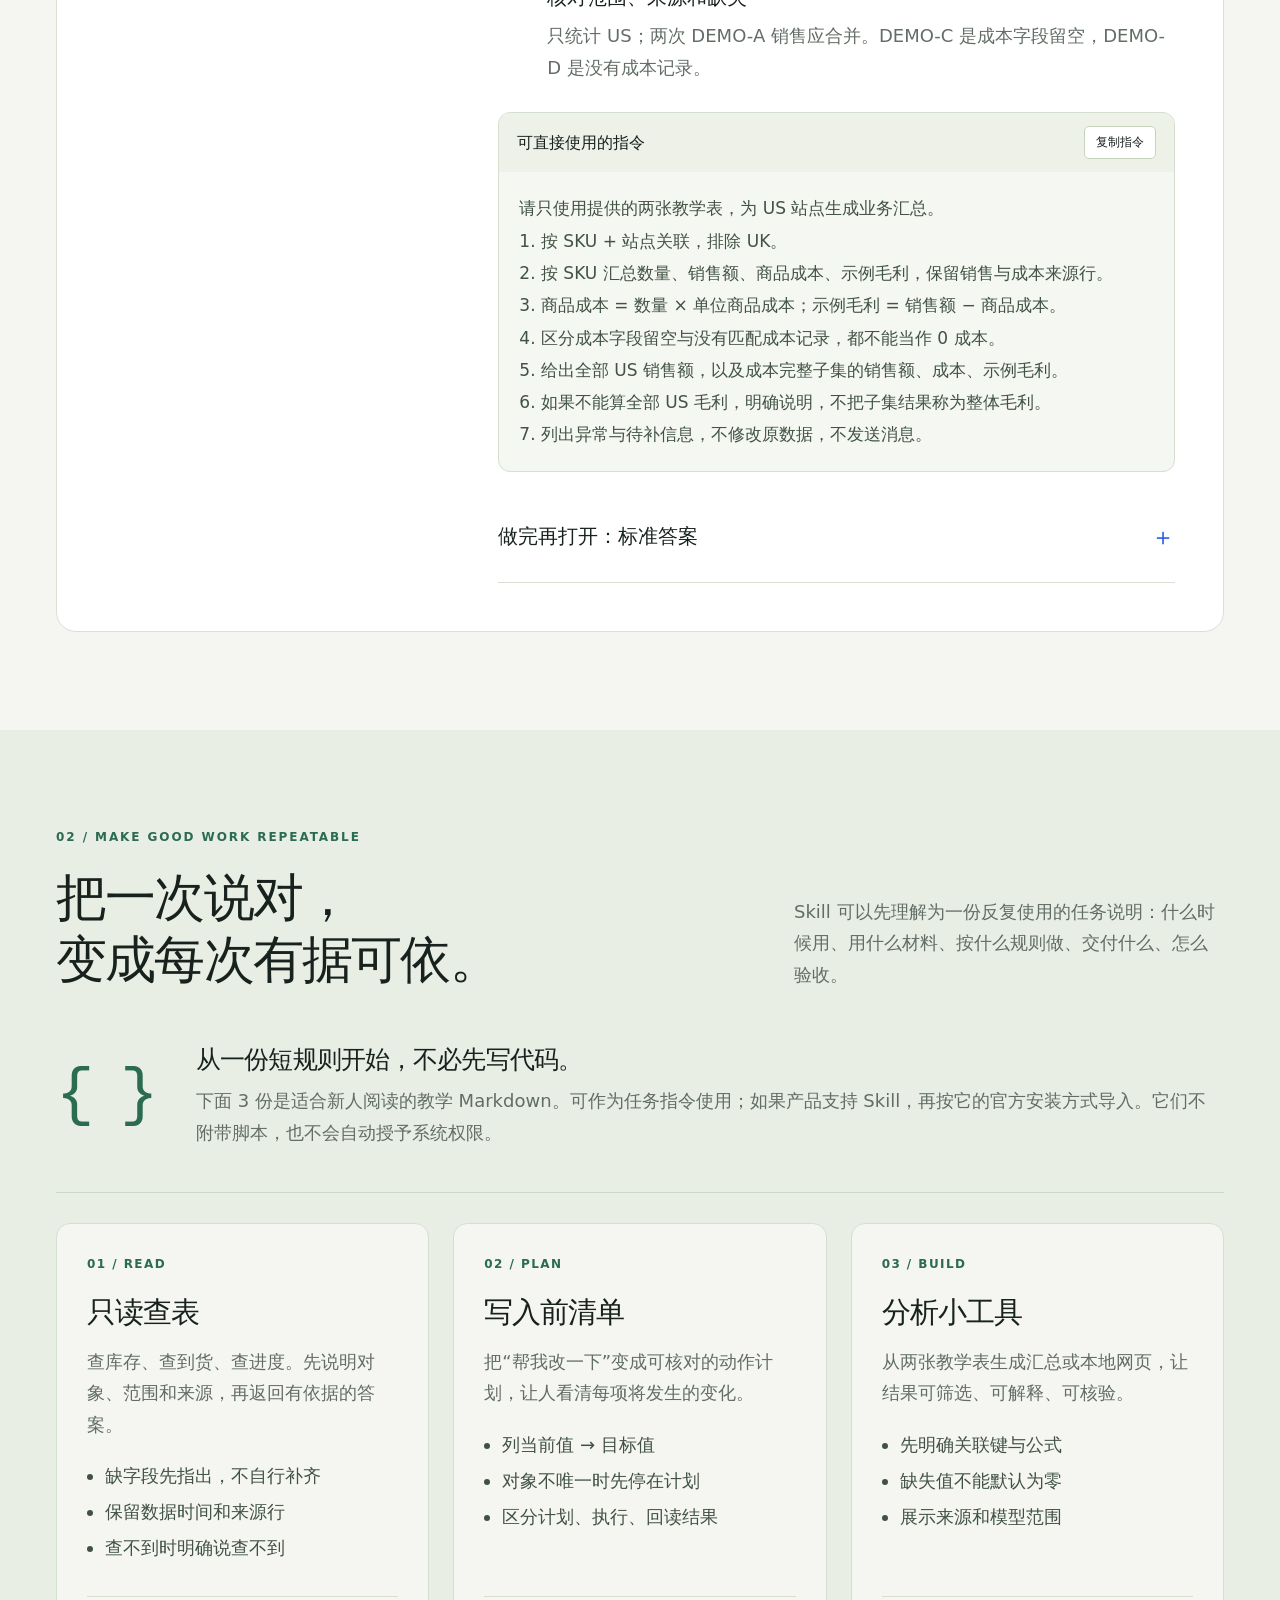
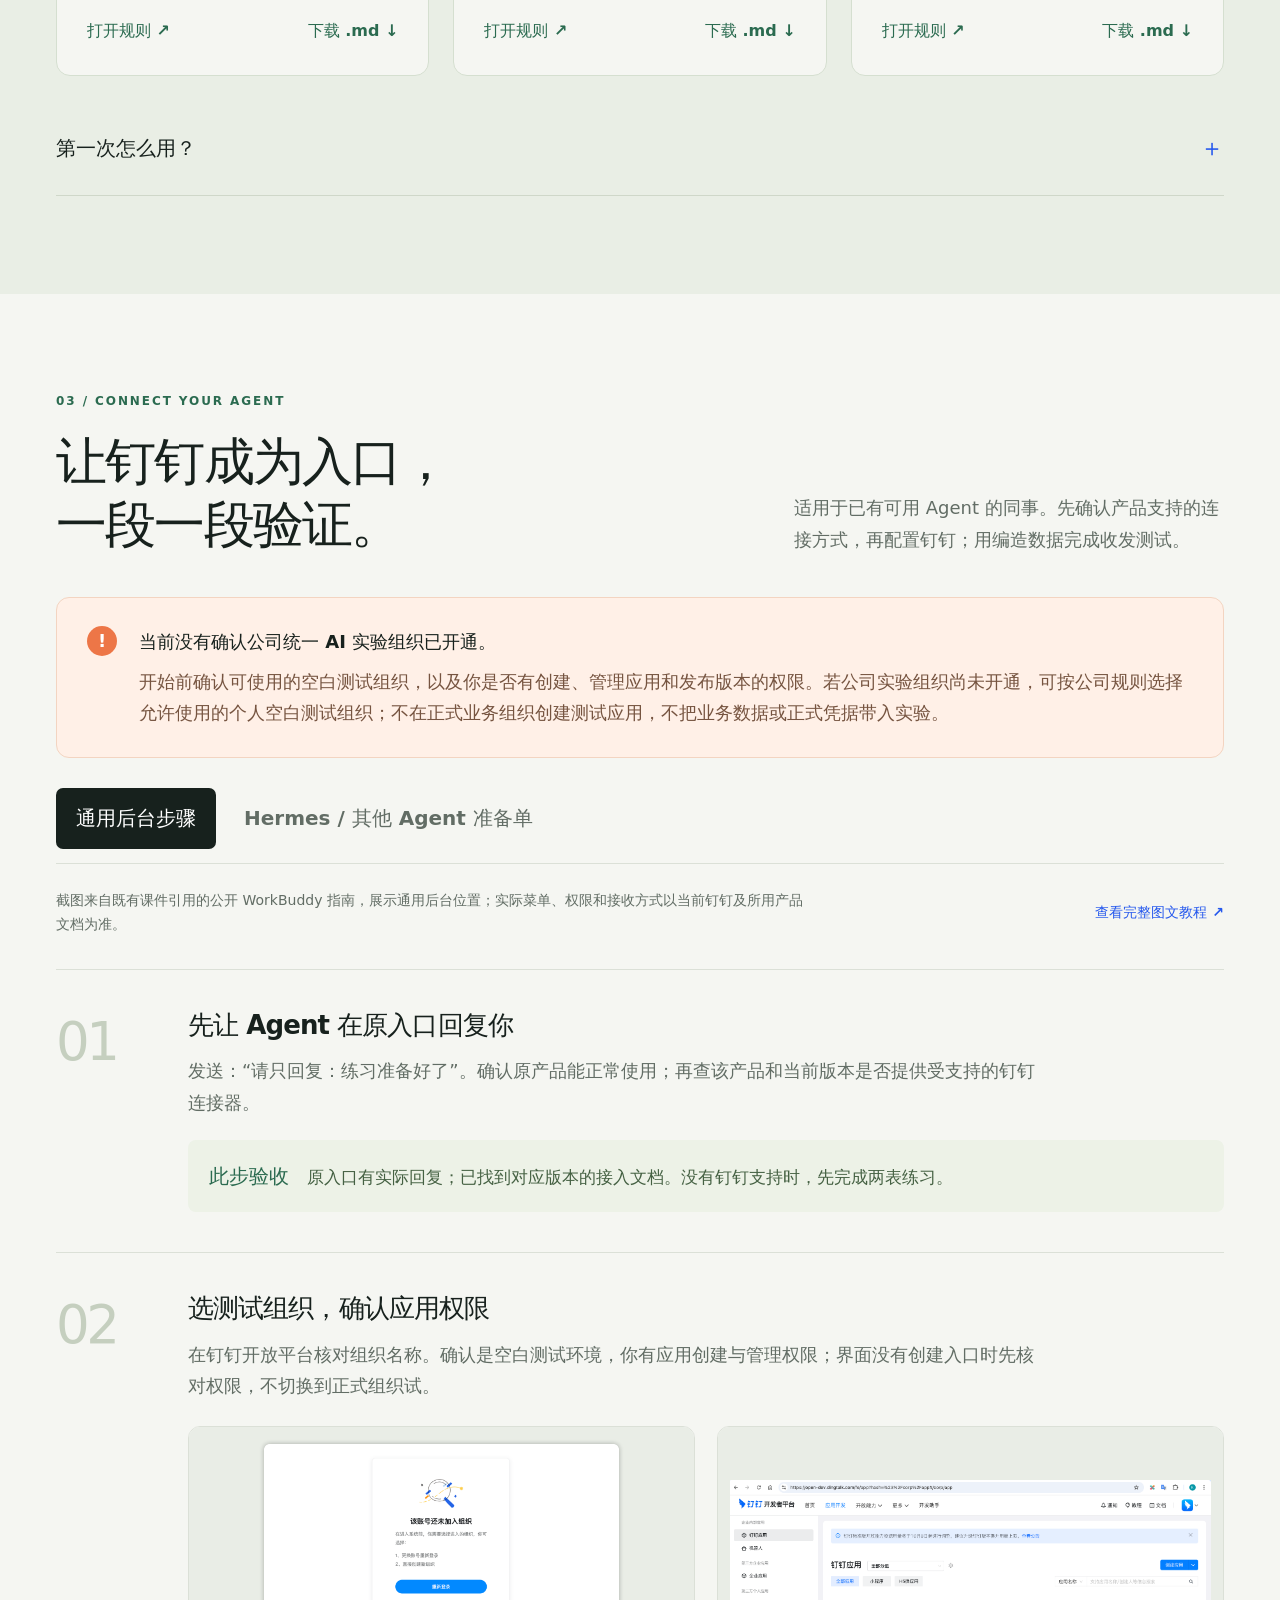
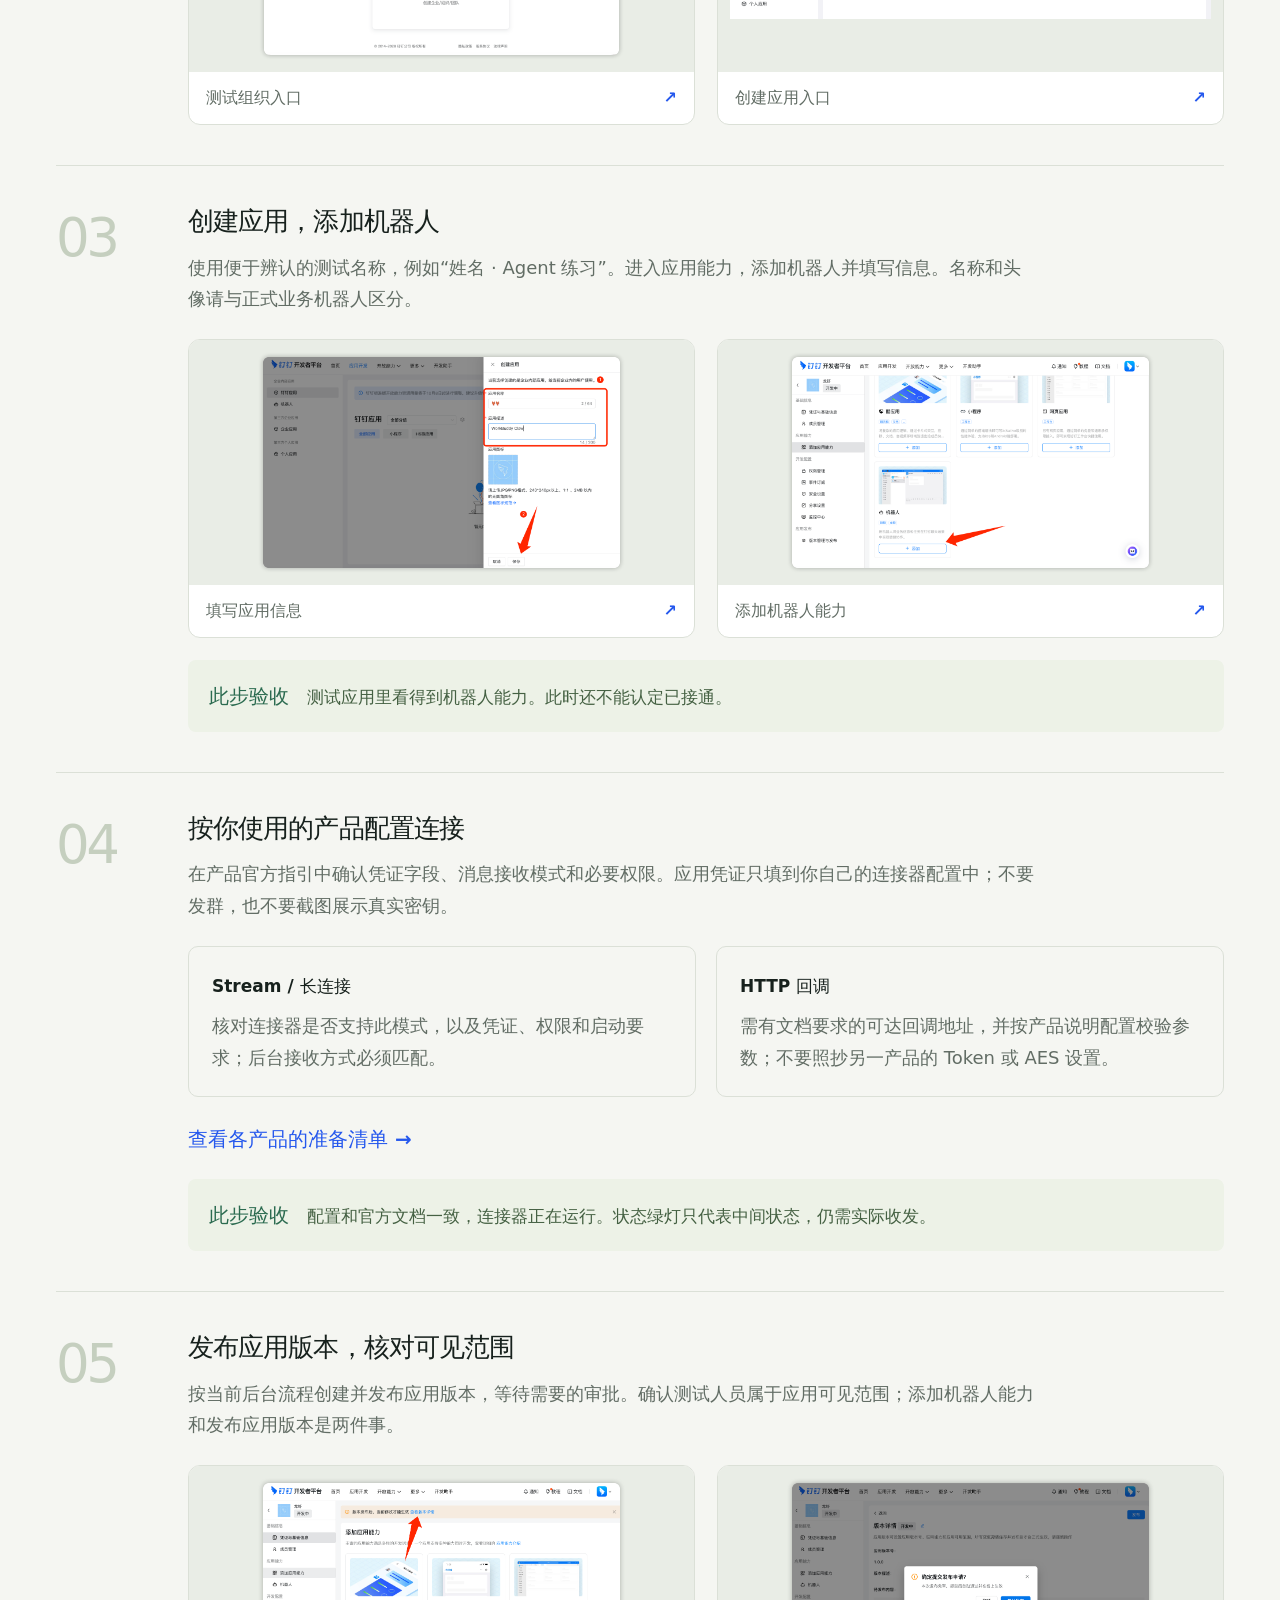
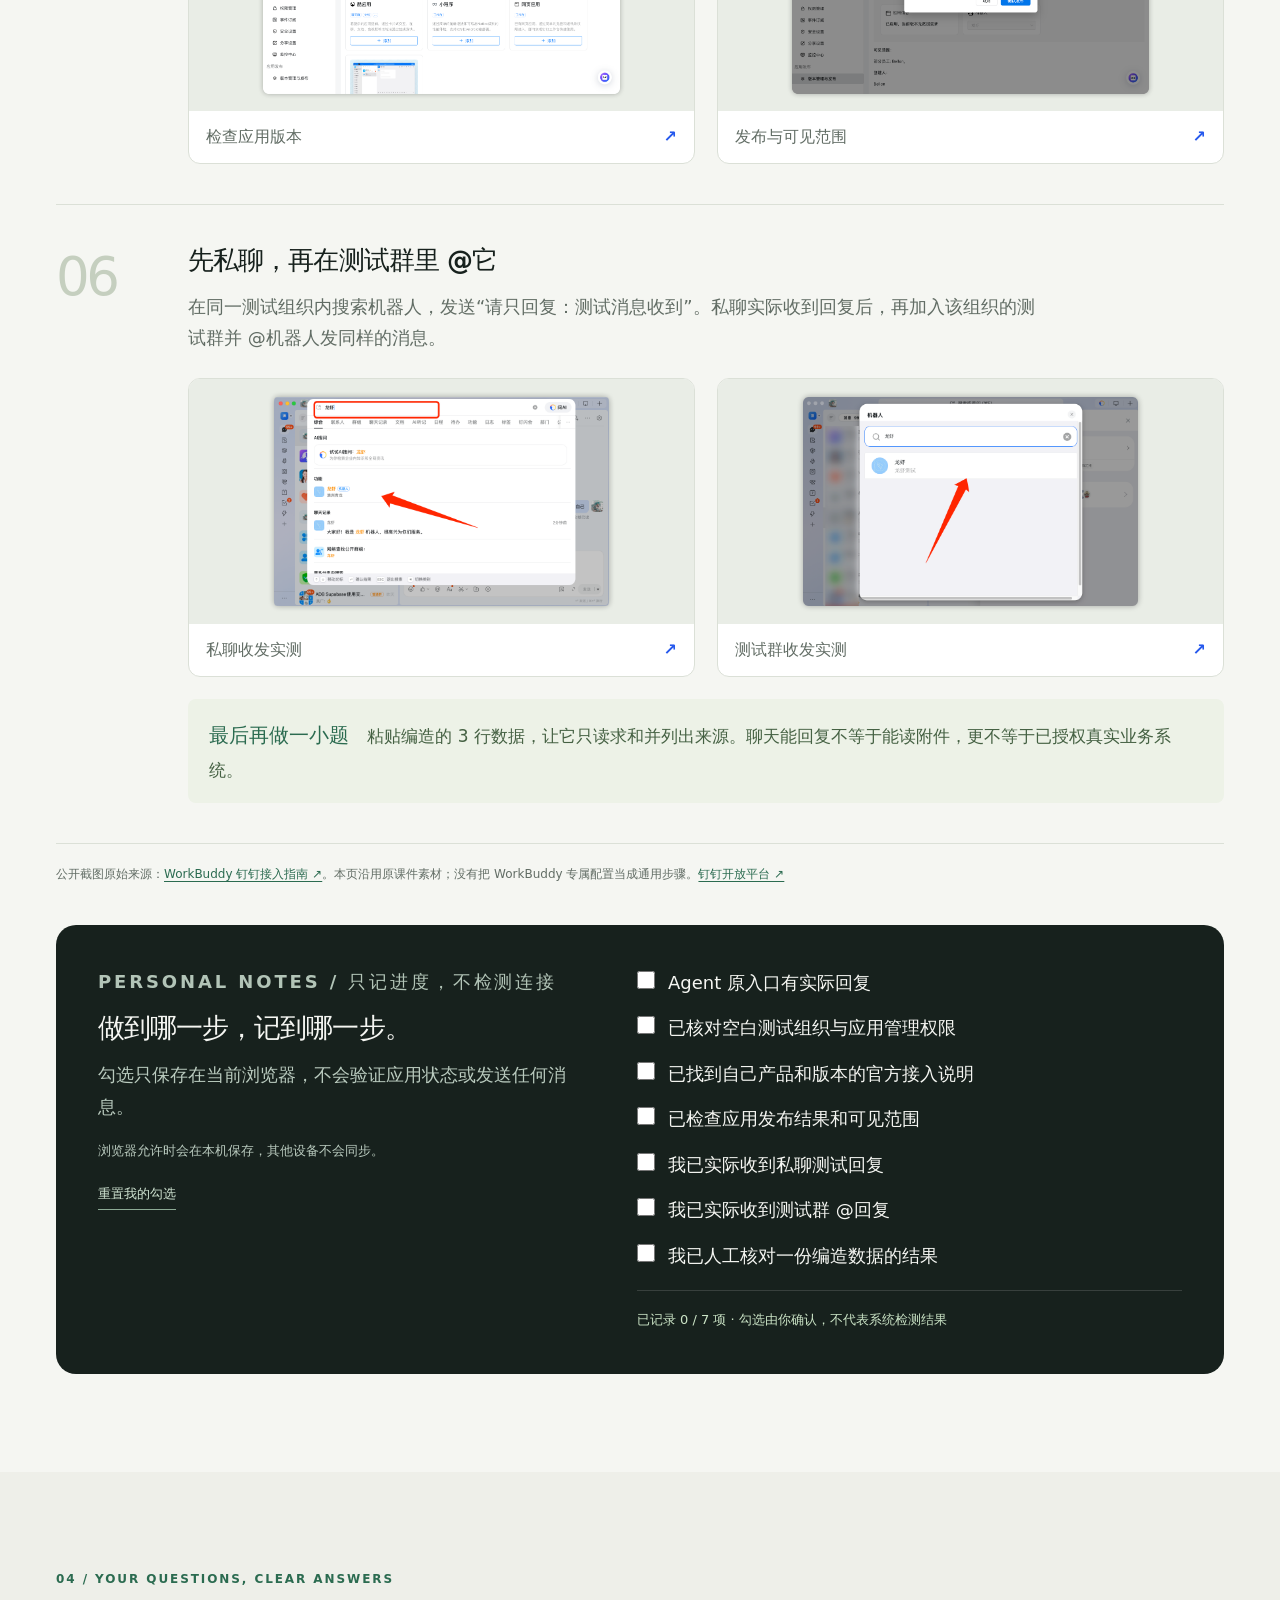
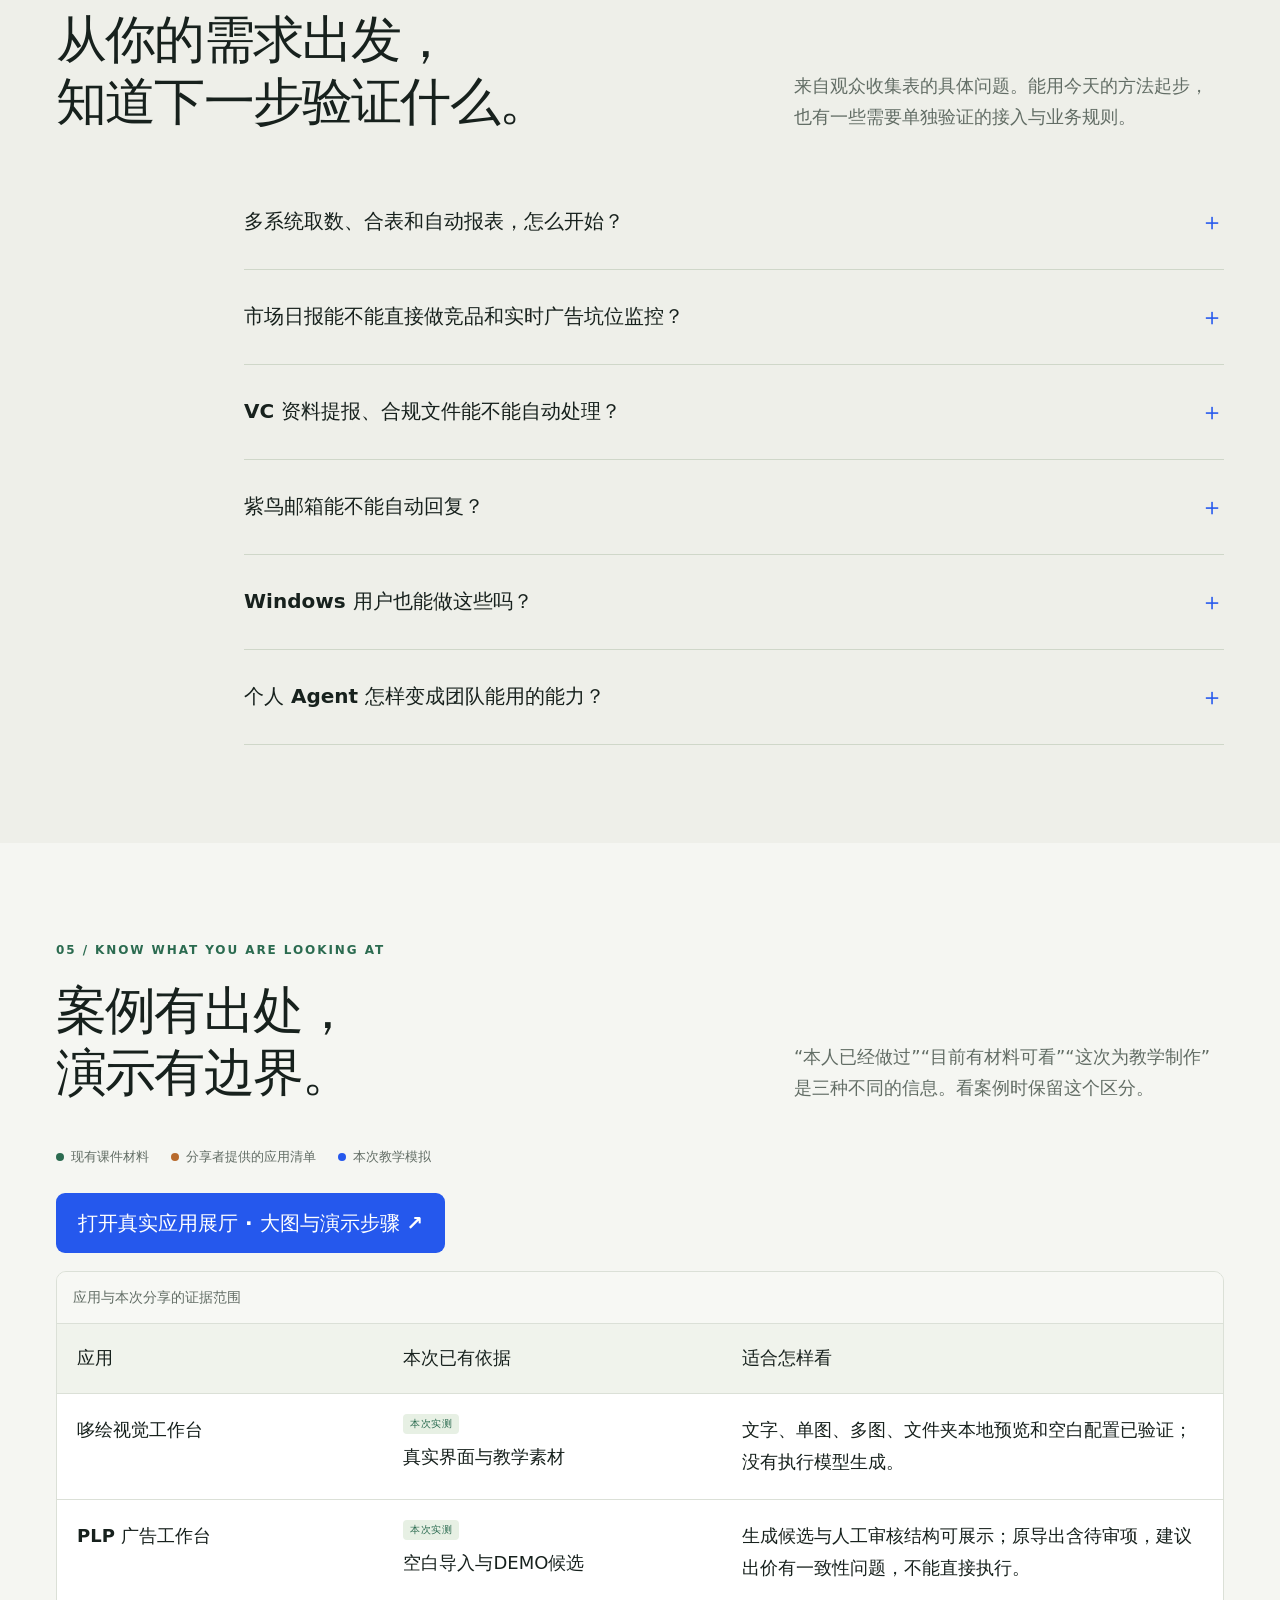
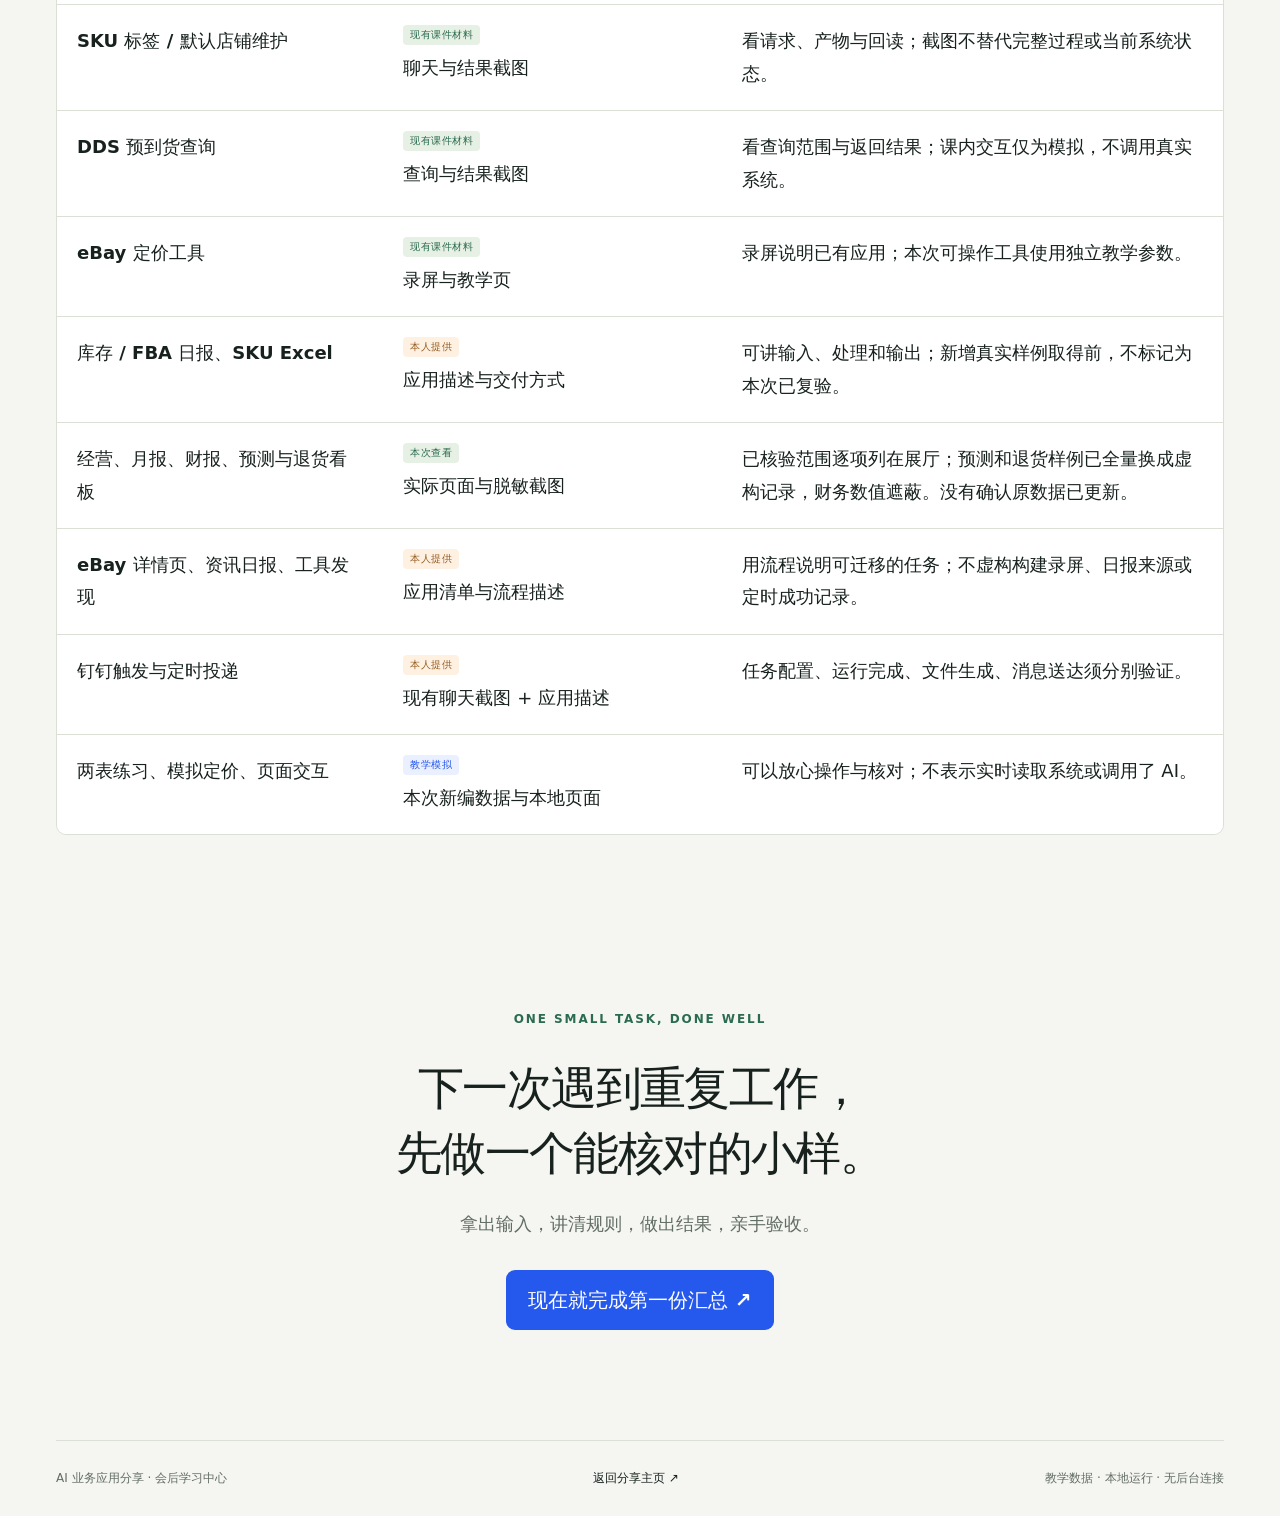
<file: learn.html>
<!doctype html>
<html lang="zh-CN">
<head>
  <meta charset="utf-8">
  <meta name="viewport" content="width=device-width,initial-scale=1">
  <meta name="theme-color" content="#f5f6f2">
  <title>带走一个真正会做的任务 · AI 业务应用学习中心</title>
  <link rel="stylesheet" href="assets/learn.css">
  <script src="assets/learn.js" defer></script>
</head>
<body>
  <a class="skip-link" href="#main">跳到正文</a>
  <header class="site-header"><a class="brand" href="index.html"><span class="brand-mark" aria-hidden="true">↗</span> AI × 业务</a><span class="header-label">会后学习中心</span><a class="back-link" href="index.html">返回现场演示 <span aria-hidden="true">↗</span></a></header>
  <main id="main">
    <section class="hero container">
      <div class="hero-copy"><p class="eyebrow">THE NEXT SMALL STEP / 学完，做成一件事</p><h1>带走一个<br><em>真正会做</em><span class="hero-task">的任务。</span></h1><p class="hero-description">不必先懂所有工具。不妨用一组教学数据，走完输入、执行、核验，再把这套方法带回自己的工作。</p><div class="hero-actions"><a class="button primary" href="#exercises">从 10 分钟练习开始 <span aria-hidden="true">↓</span></a><a class="text-link" href="#dingtalk">已有 Agent，去接钉钉 ↗</a></div></div>
      <div class="route-map" aria-label="学习路径"><div class="route-top"><span>你的第一条业务工作流</span><span class="mono">01—04</span></div><ol><li><span class="route-number">01</span><div><strong>给它材料</strong><span>两张表 + 一个明确目标</span></div><span class="route-symbol" aria-hidden="true">↘</span></li><li><span class="route-number">02</span><div><strong>讲清规则</strong><span>范围、公式、缺失值怎么处理</span></div><span class="route-symbol" aria-hidden="true">↘</span></li><li><span class="route-number">03</span><div><strong>拿到产物</strong><span>汇总、异常清单、来源</span></div><span class="route-symbol" aria-hidden="true">↘</span></li><li><span class="route-number">04</span><div><strong>亲手核验</strong><span>能回到原始行，才算交付</span></div><span class="route-symbol" aria-hidden="true">✓</span></li></ol><div class="route-bottom"><span class="pulse-dot"></span> 本页练习使用编造数据，不连接业务系统</div></div>
    </section>
    <nav class="section-nav" aria-label="学习中心章节"><div class="container"><a href="#exercises">01 动手练习</a><a href="#skills">02 把经验写成 Skill</a><a href="#dingtalk">03 钉钉接入</a><a href="#questions">04 你的业务问题</a><a href="#evidence">05 案例与证据</a></div></nav>

    <section class="section container" id="practice"><span id="exercises" class="anchor-alias" aria-hidden="true"></span>
      <div class="section-heading"><div><p class="eyebrow">01 / DO ONE REAL TASK</p><h2>先完成，再理解。</h2></div><p>先用网页看懂过程，再交给你正在使用的 Agent。两种练习都能独立完成。</p></div>

      <article class="exercise exercise-tables"><div class="exercise-intro"><span class="small-tag">10 分钟 · 所有 Agent 通用</span><h3>两张表，<br>一份可信汇总。</h3><p>销售表和单位成本表，按 SKU + 站点关联。刻意保留两种缺失，看看 AI 会不会把它们当成零。</p><a class="button primary" href="index.html#data">打开销售报告工具 ↗</a><a class="text-link" href="downloads/practice-guide.md" download>下载完整练习说明 ↓</a></div><div class="exercise-steps"><div class="time-line"><span><b>2′</b>复制数据</span><span><b>3′</b>生成结果</span><span><b>3′</b>对照核验</span><span><b>2′</b>解释异常</span></div><ol class="numbered-list"><li><div><strong>取两张教学表</strong><p>销售表 6 行、成本表 5 行。保留 S01、C01 这样的来源行标识；金额统一为教学币种“元”。</p></div></li><li><div><strong>把表和下面的指令交给 Agent</strong><p>支持附件就用文件；不支持附件就粘贴表格。没有可用 Agent，也能在主页跟随本地模拟练习。</p></div></li><li><div><strong>核对范围、来源和缺失</strong><p>只统计 US；两次 DEMO-A 销售应合并。DEMO-C 是成本字段留空，DEMO-D 是没有成本记录。</p></div></li></ol><div class="prompt-box"><div class="prompt-title"><span>可直接使用的指令</span><button type="button" class="copy-button" data-copy="table-prompt">复制指令</button></div><pre id="table-prompt">请只使用提供的两张教学表，为 US 站点生成业务汇总。
1. 按 SKU + 站点关联，排除 UK。
2. 按 SKU 汇总数量、销售额、商品成本、示例毛利，保留销售与成本来源行。
3. 商品成本 = 数量 × 单位商品成本；示例毛利 = 销售额 − 商品成本。
4. 区分成本字段留空与没有匹配成本记录，都不能当作 0 成本。
5. 给出全部 US 销售额，以及成本完整子集的销售额、成本、示例毛利。
6. 如果不能算全部 US 毛利，明确说明，不把子集结果称为整体毛利。
7. 列出异常与待补信息，不修改原数据，不发送消息。</pre></div><details class="answer"><summary>做完再打开：标准答案 <span aria-hidden="true">＋</span></summary><div class="answer-body"><div class="answer-metrics"><div><strong>2,460</strong><span>全部 US 销售额 / 元</span></div><div><strong>21</strong><span>全部 US 销量 / 件</span></div><div><strong>730</strong><span>成本完整子集示例毛利 / 元</span></div></div><div class="table-wrap"><table><caption>US 站点核验答案，金额单位：教学元</caption><thead><tr><th>SKU</th><th>数量</th><th>销售额</th><th>成本</th><th>示例毛利</th><th>来源与状态</th></tr></thead><tbody><tr><td>DEMO-A</td><td>12</td><td>1,200</td><td>720</td><td>480</td><td>S01 / S04 → C01</td></tr><tr><td>DEMO-B</td><td>5</td><td>750</td><td>500</td><td>250</td><td>S02 → C02</td></tr><tr><td>DEMO-C</td><td>3</td><td>360</td><td>不可算</td><td>不可算</td><td>S05 → C04 字段留空</td></tr><tr><td>DEMO-D</td><td>1</td><td>150</td><td>不可算</td><td>不可算</td><td>S06 → 无成本记录</td></tr></tbody></table></div><p><b>成本完整子集：</b>销售额 1,950 元，商品成本 1,220 元，示例毛利 730 元。<b>全部 US 毛利不能完整计算。</b> S03 属于 UK，应排除；C05 没有销售记录，不得凭空加进销售。</p><p class="micro">这里的“示例毛利”只减商品成本，不含平台费用、物流、税费等，不等于真实净利润。数据由本课编造。</p></div></details></div></article>
    </section>

    <section class="section skill-section" id="skills"><div class="container"><div class="section-heading"><div><p class="eyebrow">02 / MAKE GOOD WORK REPEATABLE</p><h2>把一次说对，<br>变成每次有据可依。</h2></div><p>Skill 可以先理解为一份反复使用的任务说明：什么时候用、用什么材料、按什么规则做、交付什么、怎么验收。</p></div><div class="skill-intro"><span class="skill-bracket" aria-hidden="true">{ }</span><div><h3>从一份短规则开始，不必先写代码。</h3><p>下面 3 份是适合新人阅读的教学 Markdown。可作为任务指令使用；如果产品支持 Skill，再按它的官方安装方式导入。它们不附带脚本，也不会自动授予系统权限。</p></div></div><div class="skill-grid"><article><span class="skill-no">01 / READ</span><h3>只读查表</h3><p>查库存、查到货、查进度。先说明对象、范围和来源，再返回有依据的答案。</p><ul><li>缺字段先指出，不自行补齐</li><li>保留数据时间和来源行</li><li>查不到时明确说查不到</li></ul><div class="skill-links"><a href="downloads/skill-readonly-table.md" target="_blank" rel="noopener">打开规则 ↗</a><a href="downloads/skill-readonly-table.md" download>下载 .md ↓</a></div></article><article><span class="skill-no">02 / PLAN</span><h3>写入前清单</h3><p>把“帮我改一下”变成可核对的动作计划，让人看清每项将发生的变化。</p><ul><li>列当前值 → 目标值</li><li>对象不唯一时先停在计划</li><li>区分计划、执行、回读结果</li></ul><div class="skill-links"><a href="downloads/skill-write-plan.md" target="_blank" rel="noopener">打开规则 ↗</a><a href="downloads/skill-write-plan.md" download>下载 .md ↓</a></div></article><article><span class="skill-no">03 / BUILD</span><h3>分析小工具</h3><p>从两张教学表生成汇总或本地网页，让结果可筛选、可解释、可核验。</p><ul><li>先明确关联键与公式</li><li>缺失值不能默认为零</li><li>展示来源和模型范围</li></ul><div class="skill-links"><a href="downloads/skill-analysis-tool.md" target="_blank" rel="noopener">打开规则 ↗</a><a href="downloads/skill-analysis-tool.md" download>下载 .md ↓</a></div></article></div><details class="faq-item"><summary>第一次怎么用？<span aria-hidden="true">＋</span></summary><div><ol><li>打开一份规则，读一遍“适用任务”和“交付格式”。</li><li>在自己的 Agent 新建对话，粘贴规则，附上教学数据，再说明这次目标。</li><li>先做一个小样，按规则中的验收项检查结果。</li><li>反复使用时，再决定是否放进该产品的 Skill、项目指令或模板功能。不同产品的导入路径不相同。</li></ol><p>无需安装，也能先测试规则是否写得清楚。Skill 是工作说明，不是已经接通 ERP、钉钉或文件系统的证明。</p></div></details></div></section>

    <section class="section container" id="dingtalk"><div class="section-heading"><div><p class="eyebrow">03 / CONNECT YOUR AGENT</p><h2>让钉钉成为入口，<br>一段一段验证。</h2></div><p>适用于已有可用 Agent 的同事。先确认产品支持的连接方式，再配置钉钉；用编造数据完成收发测试。</p></div><div class="important-note"><span class="note-icon" aria-hidden="true">!</span><div><strong>当前没有确认公司统一 AI 实验组织已开通。</strong><p>开始前确认可使用的空白测试组织，以及你是否有创建、管理应用和发布版本的权限。若公司实验组织尚未开通，可按公司规则选择允许使用的个人空白测试组织；不在正式业务组织创建测试应用，不把业务数据或正式凭据带入实验。</p></div></div><div class="tabs" role="tablist" aria-label="选择钉钉学习路线"><button id="tab-common" class="tab active" role="tab" type="button" aria-selected="true" aria-controls="panel-common" tabindex="0">通用后台步骤</button><button id="tab-product" class="tab" role="tab" type="button" aria-selected="false" aria-controls="panel-product" tabindex="-1">Hermes / 其他 Agent 准备单</button></div>
      <div id="panel-common" role="tabpanel" aria-labelledby="tab-common" class="tab-panel"><div class="guide-top"><p>截图来自既有课件引用的公开 WorkBuddy 指南，展示通用后台位置；实际菜单、权限和接收方式以当前钉钉及所用产品文档为准。</p><a class="text-link" href="dingtalk.html">查看完整图文教程 ↗</a></div><div class="guide-steps">
        <article class="guide-step"><span class="big-step">01</span><div><h3>先让 Agent 在原入口回复你</h3><p>发送：“请只回复：练习准备好了”。确认原产品能正常使用；再查该产品和当前版本是否提供受支持的钉钉连接器。</p><div class="pass-rule"><b>此步验收</b> 原入口有实际回复；已找到对应版本的接入文档。没有钉钉支持时，先完成两表练习。</div></div></article>
        <article class="guide-step"><span class="big-step">02</span><div><h3>选测试组织，确认应用权限</h3><p>在钉钉开放平台核对组织名称。确认是空白测试环境，你有应用创建与管理权限；界面没有创建入口时先核对权限，不切换到正式组织试。</p><div class="screenshot-row"><button class="screenshot" type="button" data-zoom="images/dingtalk-guide/create-personal-org.CCdsgAJ_.png" data-caption="测试组织入口示意。是否可创建、是否允许使用个人组织，以当前权限与公司规则为准。"><img src="images/dingtalk-guide/create-personal-org.CCdsgAJ_.png" alt="创建个人测试组织的公开教程截图" loading="lazy"><span>测试组织入口 <b aria-hidden="true">↗</b></span></button><button class="screenshot" type="button" data-zoom="images/dingtalk-guide/create-app.BYp0m06K.png" data-caption="钉钉后台应用开发与创建应用的位置示意。先核对组织与权限。"><img src="images/dingtalk-guide/create-app.BYp0m06K.png" alt="钉钉后台应用开发与创建应用的位置" loading="lazy"><span>创建应用入口 <b aria-hidden="true">↗</b></span></button></div></div></article>
        <article class="guide-step"><span class="big-step">03</span><div><h3>创建应用，添加机器人</h3><p>使用便于辨认的测试名称，例如“姓名 · Agent 练习”。进入应用能力，添加机器人并填写信息。名称和头像请与正式业务机器人区分。</p><div class="screenshot-row"><button class="screenshot" type="button" data-zoom="images/dingtalk-guide/fill-app-info.BYBmvoBC.png" data-caption="创建应用的信息示意。创建前再次核对所属测试组织。"><img src="images/dingtalk-guide/fill-app-info.BYBmvoBC.png" alt="创建应用弹窗的名称与描述表单" loading="lazy"><span>填写应用信息 <b aria-hidden="true">↗</b></span></button><button class="screenshot" type="button" data-zoom="images/dingtalk-guide/add-robot-capability.CZkfvmyl.png" data-caption="在应用能力中添加机器人。机器人能力添加成功，不代表应用版本已发布。"><img src="images/dingtalk-guide/add-robot-capability.CZkfvmyl.png" alt="应用能力中的添加机器人入口" loading="lazy"><span>添加机器人能力 <b aria-hidden="true">↗</b></span></button></div><div class="pass-rule"><b>此步验收</b> 测试应用里看得到机器人能力。此时还不能认定已接通。</div></div></article>
        <article class="guide-step"><span class="big-step">04</span><div><h3>按你使用的产品配置连接</h3><p>在产品官方指引中确认凭证字段、消息接收模式和必要权限。应用凭证只填到你自己的连接器配置中；不要发群，也不要截图展示真实密钥。</p><div class="mode-grid"><div><strong>Stream / 长连接</strong><p>核对连接器是否支持此模式，以及凭证、权限和启动要求；后台接收方式必须匹配。</p></div><div><strong>HTTP 回调</strong><p>需有文档要求的可达回调地址，并按产品说明配置校验参数；不要照抄另一产品的 Token 或 AES 设置。</p></div></div><a class="text-link" href="#panel-product" data-switch-product>查看各产品的准备清单 →</a><div class="pass-rule"><b>此步验收</b> 配置和官方文档一致，连接器正在运行。状态绿灯只代表中间状态，仍需实际收发。</div></div></article>
        <article class="guide-step"><span class="big-step">05</span><div><h3>发布应用版本，核对可见范围</h3><p>按当前后台流程创建并发布应用版本，等待需要的审批。确认测试人员属于应用可见范围；添加机器人能力和发布应用版本是两件事。</p><div class="screenshot-row"><button class="screenshot" type="button" data-zoom="images/dingtalk-guide/view-version-details.0yAIXXq8.png" data-caption="应用版本入口示意。当前后台可能采用不同菜单名称。"><img src="images/dingtalk-guide/view-version-details.0yAIXXq8.png" alt="查看应用版本详情的入口" loading="lazy"><span>检查应用版本 <b aria-hidden="true">↗</b></span></button><button class="screenshot" type="button" data-zoom="images/dingtalk-guide/confirm-publish-version.nHnfEK4L.png" data-caption="确认发布版本示意。实际发布和审批结果需要在自己的应用中核对。"><img src="images/dingtalk-guide/confirm-publish-version.nHnfEK4L.png" alt="应用版本确认发布界面" loading="lazy"><span>发布与可见范围 <b aria-hidden="true">↗</b></span></button></div></div></article>
        <article class="guide-step"><span class="big-step">06</span><div><h3>先私聊，再在测试群里 @它</h3><p>在同一测试组织内搜索机器人，发送“请只回复：测试消息收到”。私聊实际收到回复后，再加入该组织的测试群并 @机器人发同样的消息。</p><div class="screenshot-row"><button class="screenshot" type="button" data-zoom="images/dingtalk-guide/search-robot-private.DzOR9AIx.png" data-caption="在正确的测试组织中搜索自己的机器人，并实测私聊回复。"><img src="images/dingtalk-guide/search-robot-private.DzOR9AIx.png" alt="钉钉客户端搜索机器人私聊的示意" loading="lazy"><span>私聊收发实测 <b aria-hidden="true">↗</b></span></button><button class="screenshot" type="button" data-zoom="images/dingtalk-guide/search-robot-group.LpBU0LAt.png" data-caption="选择测试组织中自己的机器人加入测试群。随后需要实际 @机器人验证。"><img src="images/dingtalk-guide/search-robot-group.LpBU0LAt.png" alt="测试群内搜索并添加机器人的示意" loading="lazy"><span>测试群收发实测 <b aria-hidden="true">↗</b></span></button></div><div class="pass-rule"><b>最后再做一小题</b> 粘贴编造的 3 行数据，让它只读求和并列出来源。聊天能回复不等于能读附件，更不等于已授权真实业务系统。</div></div></article>
      </div><p class="source-note">公开截图原始来源：<a href="https://www.workbuddy.cn/docs/workbuddy/Dingtalk-Guide" target="_blank" rel="noopener">WorkBuddy 钉钉接入指南 ↗</a>。本页沿用原课件素材；没有把 WorkBuddy 专属配置当成通用步骤。<a href="https://open.dingtalk.com/" target="_blank" rel="noopener">钉钉开放平台 ↗</a></p></div>
      <div id="panel-product" role="tabpanel" aria-labelledby="tab-product" class="tab-panel" hidden><div class="product-branches"><article><span class="small-tag">我使用 Hermes</span><h3>先确认版本和受支持的连接方案</h3><ol><li>记录你实际使用的 Hermes 版本和运行方式。</li><li>查该版本的官方通道或连接器说明，确认是否支持钉钉。</li><li>记录文档要求的接收模式、凭证项、权限和启动方式。</li><li>找到连接日志与错误信息的位置，再开始通用后台步骤。</li></ol><p class="branch-state">本课未核验你的 Hermes 版本与钉钉配置路径，因此不提供虚构按钮或“已接通”状态。</p></article><article><span class="small-tag">我使用其他 Agent</span><h3>从官方产品文档查接入方式</h3><ol><li>确认是原生连接器，还是官方支持的插件或桥接服务。</li><li>使用该产品和版本的说明，逐项对应凭证字段。</li><li>核对是否支持私聊、群聊、附件，以及分别需要的权限。</li><li>没有受支持的方案时，先停在应用准备阶段，不套用其他产品的配置。</li></ol><p class="branch-state">WorkBuddy 用户可查阅<a href="https://www.workbuddy.cn/docs/workbuddy/Dingtalk-Guide" target="_blank" rel="noopener">原始官方指南 ↗</a>；其他产品的专属界面以各自官方文档为准。</p></article></div><div class="prompt-box"><div class="prompt-title"><span>发给自己的接入准备清单</span><button class="copy-button" type="button" data-copy="connector-prompt">复制清单</button></div><pre id="connector-prompt">产品名称与版本：
当前运行方式：
官方钉钉接入文档：
支持的接收模式：
要求的凭证字段与权限：
测试组织名称（不填密钥）：
是否有创建、管理应用及发布权限：
私聊实际测试结果与时间：
测试群实际测试结果与时间：
附件/粘贴数据能力的测试结果：
仍未完成或无法确认的项目：</pre></div></div>
      <div class="checklist-panel"><div><p class="eyebrow">PERSONAL NOTES / 只记进度，不检测连接</p><h3>做到哪一步，记到哪一步。</h3><p>勾选只保存在当前浏览器，不会验证应用状态或发送任何消息。</p><p id="save-status" class="micro" role="status"></p><button type="button" id="reset-checklist" class="text-button">重置我的勾选</button></div><div class="checklist"><label><input type="checkbox" data-step="agent"><span>Agent 原入口有实际回复</span></label><label><input type="checkbox" data-step="organization"><span>已核对空白测试组织与应用管理权限</span></label><label><input type="checkbox" data-step="product"><span>已找到自己产品和版本的官方接入说明</span></label><label><input type="checkbox" data-step="published"><span>已检查应用发布结果和可见范围</span></label><label><input type="checkbox" data-step="private"><span>我已实际收到私聊测试回复</span></label><label><input type="checkbox" data-step="group"><span>我已实际收到测试群 @回复</span></label><label><input type="checkbox" data-step="data"><span>我已人工核对一份编造数据的结果</span></label><p id="checklist-progress" class="checklist-progress" aria-live="polite">已记录 0 / 7 项</p></div></div>
    </section>

    <section class="section questions-section" id="faq"><span id="questions" class="anchor-alias" aria-hidden="true"></span><div class="container"><div class="section-heading"><div><p class="eyebrow">04 / YOUR QUESTIONS, CLEAR ANSWERS</p><h2>从你的需求出发，<br>知道下一步验证什么。</h2></div><p>来自观众收集表的具体问题。能用今天的方法起步，也有一些需要单独验证的接入与业务规则。</p></div><div class="faq-list"><details class="faq-item"><summary>多系统取数、合表和自动报表，怎么开始？<span aria-hidden="true">＋</span></summary><div><p>先用导出的脱敏文件走通“关联键 → 异常 → 汇总 → 来源核对”。本课两表练习就是最小版本。之后再逐个验证系统取数权限、字段定义、更新频率与失败提示。</p><p>自动运行前，至少能回答：本次读了哪份数据、哪个时间点、是否漏行、失败时谁知道。漂亮看板的可信度来自这些细节。</p><a class="text-link" href="index.html#data">先完成销售报告练习 ↗</a></div></details><details class="faq-item"><summary>市场日报能不能直接做竞品和实时广告坑位监控？<span aria-hidden="true">＋</span></summary><div><p>跨境资讯日报可以展示来源收集、核验、中文摘要和历史交付。特定竞品或广告坑位监控，还需要明确站点、页面、位置、频率、可获取的数据以及异常判定。</p><p>公开新闻汇总不能证明实时广告位监控已经可用。可先选一个公开页面和一个指标做小样，再验证稳定性与使用条件。</p></div></details><details class="faq-item"><summary>VC 资料提报、合规文件能不能自动处理？<span aria-hidden="true">＋</span></summary><div><p>可先拆成：资料整理 → 字段完整性核对 → 待补材料清单 → 人工复核 → 提交。目前应用清单没有提供完整 VC 提报链路的直接证据。</p><p>下一步需要真实模板的脱敏样例、规则依据、提交入口与授权范围。文件齐全不等于合规通过，生成文件也不等于已经提交成功。</p></div></details><details class="faq-item"><summary>紫鸟邮箱能不能自动回复？<span aria-hidden="true">＋</span></summary><div><p>可以先定义“分类 → 提取问题 → 生成草稿 → 人工确认”的任务。要自动发送，还需单独验证邮箱接入方式、收件范围、联系人识别、附件以及发送结果。</p><p>本次没有已经接通紫鸟邮箱的实证，因此把它作为后续小项目，不在现场承诺无人值守回复。</p></div></details><details class="faq-item"><summary>Windows 用户也能做这些吗？<span aria-hidden="true">＋</span></summary><div><p>这份课件和本地教学练习可在现代浏览器中打开。业务自动化是否支持 Windows，取决于具体产品、连接器与运行环境。</p><p>微软官方文档提供 Windows 上的 <a href="https://learn.microsoft.com/en-us/microsoft-copilot-studio/configure-where-computer-use-runs" target="_blank" rel="noopener">Copilot Studio computer use</a> 和 <a href="https://learn.microsoft.com/en-us/power-automate/desktop-flows/introduction" target="_blank" rel="noopener">Power Automate 桌面流程</a>说明，证明 Windows 有相应路线；这不代表当前 Hermes 已经支持你需要的桌面客户端。先核对自己的产品与版本。</p></div></details><details class="faq-item"><summary>个人 Agent 怎样变成团队能用的能力？<span aria-hidden="true">＋</span></summary><div><p>先共享一份清晰的任务规则和教学样例，再明确维护人、版本、可使用范围与验收标准。团队共用接口还需要分别核对授权、操作记录、人员变更和失败处理。</p><p>群里能 @机器人，是协作入口；它本身不能证明多用户权限、审核与交接机制已经完整。今天的 3 份 Skill 可作为统一任务规则的起点。</p><a class="text-link" href="#skills">选择一份教学规则 ↗</a></div></details></div></div></section>

    <section class="section container" id="evidence"><div class="section-heading"><div><p class="eyebrow">05 / KNOW WHAT YOU ARE LOOKING AT</p><h2>案例有出处，<br>演示有边界。</h2></div><p>“本人已经做过”“目前有材料可看”“这次为教学制作”是三种不同的信息。看案例时保留这个区分。</p></div><div class="evidence-key"><span><i class="dot real"></i>现有课件材料</span><span><i class="dot reported"></i>分享者提供的应用清单</span><span><i class="dot demo"></i>本次教学模拟</span></div><p><a class="button primary" href="showcase.html">打开真实应用展厅 · 大图与演示步骤 ↗</a></p><div class="table-wrap evidence-table"><table><caption>应用与本次分享的证据范围</caption><thead><tr><th>应用</th><th>本次已有依据</th><th>适合怎样看</th></tr></thead><tbody><tr><td><b>哆绘视觉工作台</b></td><td><span class="evidence-label real">本次实测</span>真实界面与教学素材</td><td>文字、单图、多图、文件夹本地预览和空白配置已验证；没有执行模型生成。</td></tr><tr><td><b>PLP 广告工作台</b></td><td><span class="evidence-label real">本次实测</span>空白导入与DEMO候选</td><td>生成候选与人工审核结构可展示；原导出含待审项，建议出价有一致性问题，不能直接执行。</td></tr><tr><td><b>SKU 标签 / 默认店铺维护</b></td><td><span class="evidence-label real">现有课件材料</span>聊天与结果截图</td><td>看请求、产物与回读；截图不替代完整过程或当前系统状态。</td></tr><tr><td><b>DDS 预到货查询</b></td><td><span class="evidence-label real">现有课件材料</span>查询与结果截图</td><td>看查询范围与返回结果；课内交互仅为模拟，不调用真实系统。</td></tr><tr><td><b>eBay 定价工具</b></td><td><span class="evidence-label real">现有课件材料</span>录屏与教学页</td><td>录屏说明已有应用；本次可操作工具使用独立教学参数。</td></tr><tr><td><b>库存 / FBA 日报、SKU Excel</b></td><td><span class="evidence-label reported">本人提供</span>应用描述与交付方式</td><td>可讲输入、处理和输出；新增真实样例取得前，不标记为本次已复验。</td></tr><tr><td><b>经营、月报、财报、预测与退货看板</b></td><td><span class="evidence-label real">本次查看</span>实际页面与脱敏截图</td><td>已核验范围逐项列在展厅；预测和退货样例已全量换成虚构记录，财务数值遮蔽。没有确认原数据已更新。</td></tr><tr><td><b>eBay 详情页、资讯日报、工具发现</b></td><td><span class="evidence-label reported">本人提供</span>应用清单与流程描述</td><td>用流程说明可迁移的任务；不虚构构建录屏、日报来源或定时成功记录。</td></tr><tr><td><b>钉钉触发与定时投递</b></td><td><span class="evidence-label reported">本人提供</span>现有聊天截图 + 应用描述</td><td>任务配置、运行完成、文件生成、消息送达须分别验证。</td></tr><tr><td><b>两表练习、模拟定价、页面交互</b></td><td><span class="evidence-label demo">教学模拟</span>本次新编数据与本地页面</td><td>可以放心操作与核对；不表示实时读取系统或调用了 AI。</td></tr></tbody></table></div></section>
    <section class="closing container"><p class="eyebrow">ONE SMALL TASK, DONE WELL</p><h2>下一次遇到重复工作，<br>先做一个能核对的小样。</h2><p>拿出输入，讲清规则，做出结果，亲手验收。</p><a class="button primary" href="index.html#data">现在就完成第一份汇总 ↗</a></section>
  </main>
  <footer class="site-footer container"><span>AI 业务应用分享 · 会后学习中心</span><a href="index.html">返回分享主页 ↗</a><span>教学数据 · 本地运行 · 无后台连接</span></footer>
  <dialog id="image-dialog" aria-labelledby="image-caption"><button type="button" class="dialog-close" aria-label="关闭大图">×</button><img id="zoom-image" alt=""><p id="image-caption"></p></dialog>
  <div class="toast" id="toast" role="status" aria-live="polite"></div>
<script>if(window.parent!==window){document.querySelectorAll('a[href^="index.html"]').forEach(a=>a.addEventListener('click',e=>{e.preventDefault();parent.postMessage({type:'return-to-course'},location.origin)}));}</script></body>
</html>
</file>
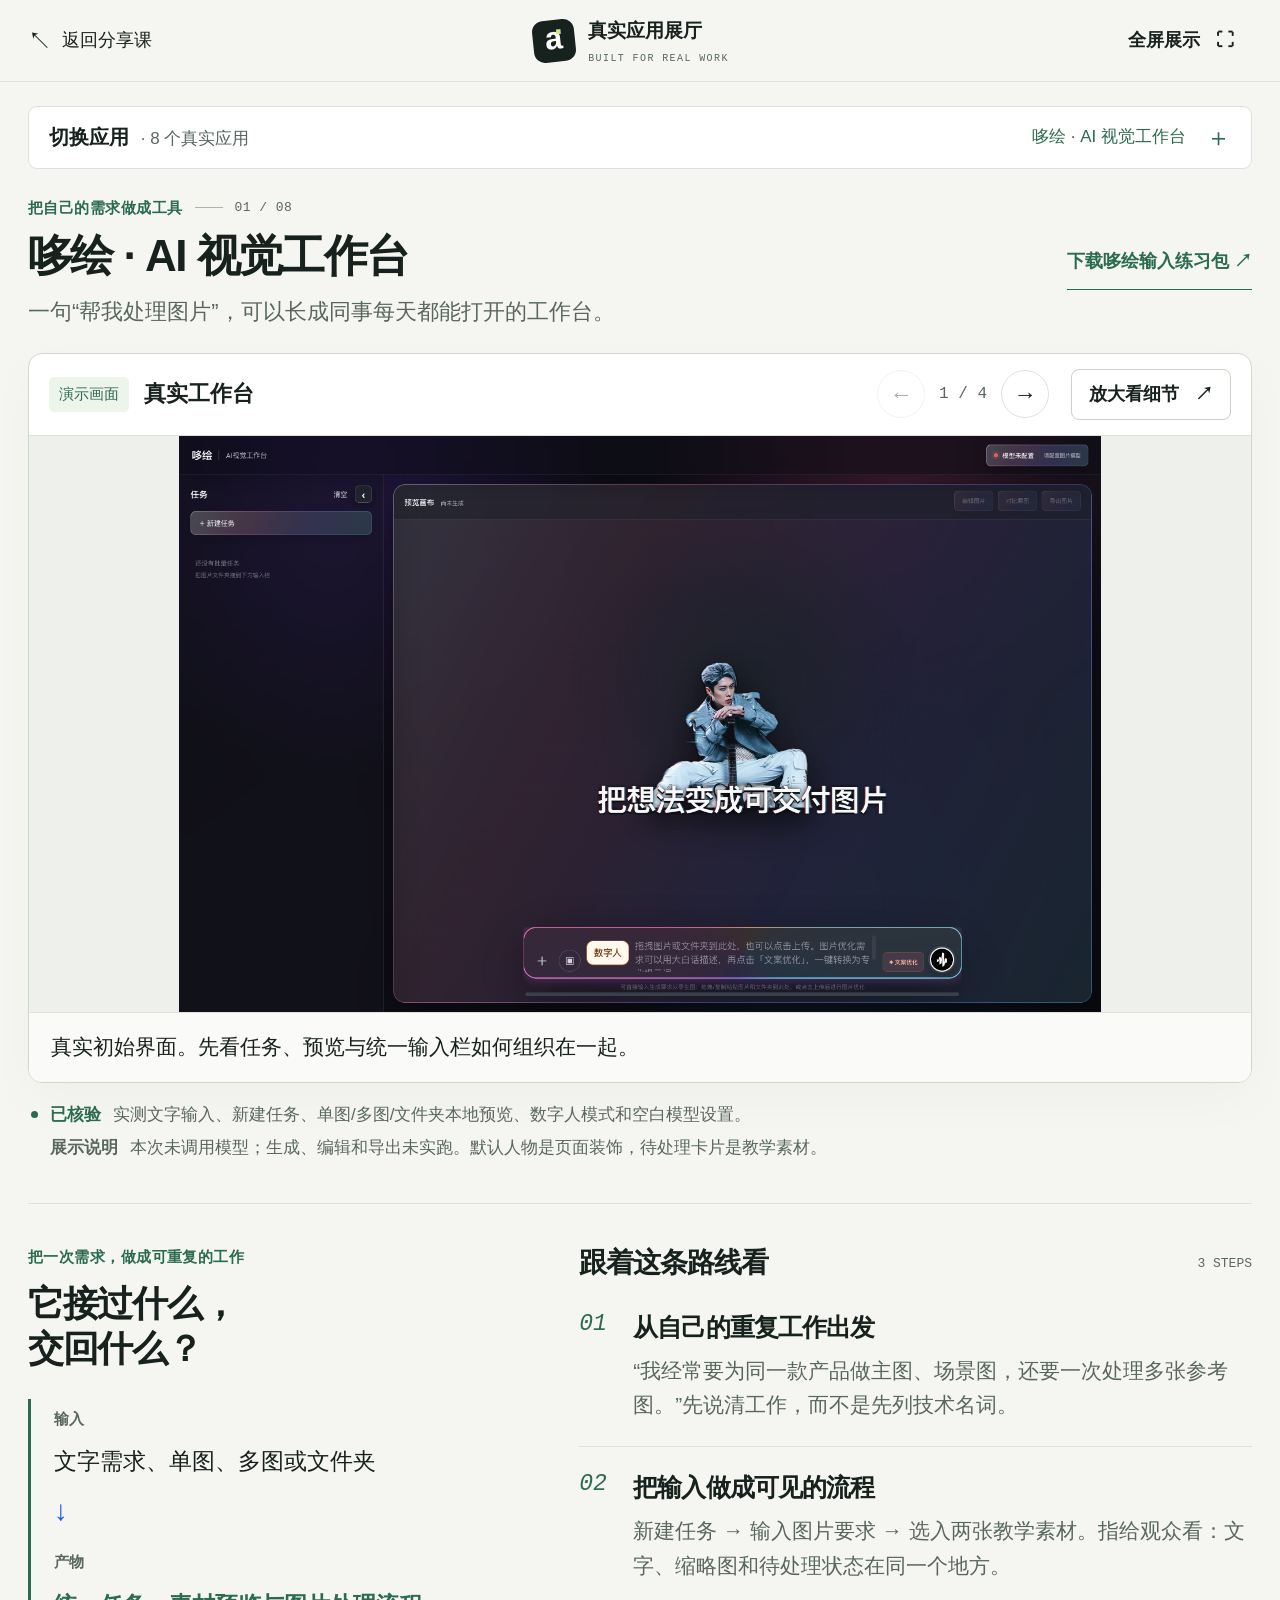
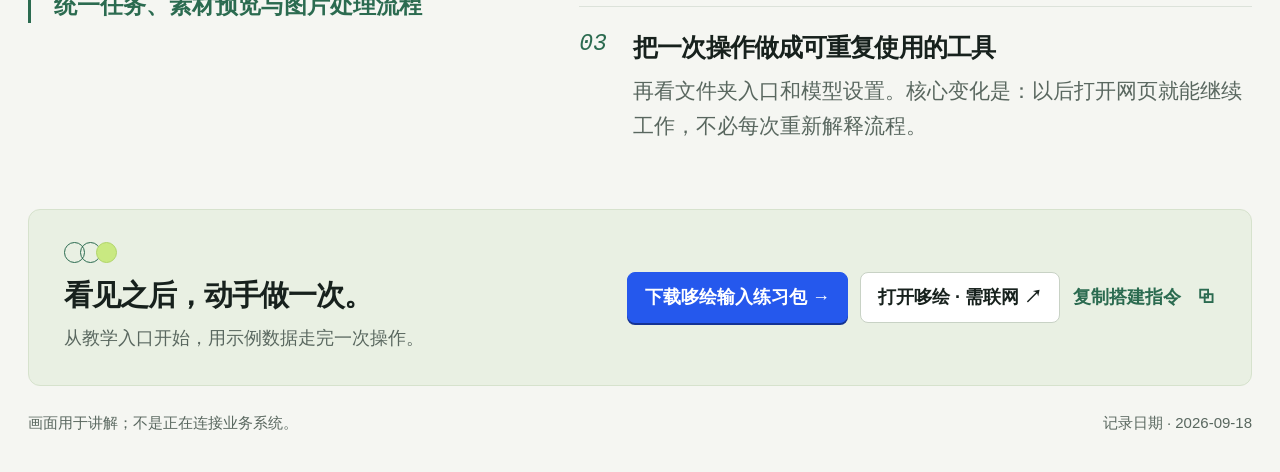
<file: showcase.html>
<!doctype html>
<html lang="zh-CN">
<head>
  <meta charset="utf-8">
  <meta name="viewport" content="width=device-width,initial-scale=1">
  <meta name="color-scheme" content="light">
  <title>真实应用展厅 · AI 业务分享课</title>
  <link rel="stylesheet" href="assets/showcase.css">
  <script src="assets/showcase-data.js?v=returns-live-1" defer></script>
  <script src="assets/showcase.js" defer></script>
</head>
<body>
  <a class="skip-link" href="#showcase-main">跳到应用展示</a>
  <header class="showcase-header">
    <a class="course-return" href="index.html#start"><span aria-hidden="true">↖</span> 返回分享课</a>
    <div class="showcase-brand"><span class="brand-mark" aria-hidden="true">a<span>·</span></span><span>真实应用展厅<small>BUILT FOR REAL WORK</small></span></div>
    <button class="quiet-button" type="button" id="showcase-fullscreen">全屏展示 <span aria-hidden="true">⛶</span></button>
  </header>

  <main id="showcase-main" tabindex="-1">
    <details class="gallery-directory" id="app-directory">
      <summary id="directory-summary"><span><b>切换应用</b><span id="app-count"></span></span><span class="directory-current" id="directory-current"></span><span class="directory-toggle" aria-hidden="true">＋</span></summary>
      <nav class="app-nav" id="app-nav" aria-label="应用展厅"></nav>
    </details>
    <p class="empty-state" id="showcase-empty" hidden>应用资料尚未加载。请从完整交付包打开此页。</p>
    <article id="app-exhibit" aria-labelledby="app-title" hidden>
      <header class="app-heading">
        <div><p class="eyebrow"><span id="app-tag"></span><span class="heading-line" aria-hidden="true"></span><span id="app-position"></span></p><h1 id="app-title"></h1><p class="app-summary" id="app-summary"></p></div>
        <a class="practice-link" id="top-practice-link" hidden>亲手试一遍 <span aria-hidden="true">↗</span></a>
      </header>

      <figure class="frame-panel">
        <figcaption class="frame-top"><div><span class="picture-tag">演示画面</span><strong id="frame-label"></strong></div><div class="frame-top-actions"><div class="frame-controls" aria-label="切换演示画面"><button class="frame-arrow" id="previous-frame" type="button" aria-label="上一张画面">←</button><span id="frame-count" aria-live="polite" aria-atomic="true"></span><button class="frame-arrow" id="next-frame" type="button" aria-label="下一张画面">→</button></div><button id="open-image" class="outline-button" type="button">放大看细节 <span aria-hidden="true">↗</span></button></div></figcaption>
        <button class="frame-stage" id="frame-stage" type="button" aria-label="放大当前演示画面">
          <img id="frame-image" alt="" decoding="async">
          <span class="image-failure" id="image-failure" hidden>这张演示画面未能加载，请检查交付包内的图片文件。</span>
          <span class="frame-hint" aria-hidden="true">点击画面放大</span>
        </button>
        <div class="frame-bottom"><p id="frame-caption"></p></div>
      </figure>

      <div class="evidence-note"><p><span class="evidence-marker" aria-hidden="true"></span><strong>已核验</strong><span id="app-verified"></span></p><p id="limit-row"><strong>展示说明</strong><span id="app-limit"></span></p></div>

      <section class="work-route" aria-labelledby="route-title">
        <div class="route-intro"><p class="eyebrow">把一次需求，做成可重复的工作</p><h2 id="route-title">它接过什么，<br>交回什么？</h2><div class="input-output"><div><span>输入</span><p id="app-input"></p></div><span class="route-arrow" aria-hidden="true">↓</span><div><span>产物</span><p id="app-output"></p></div></div></div>
        <div class="steps-panel"><div class="steps-heading"><h2>跟着这条路线看</h2><span id="step-count"></span></div><ol id="app-steps"></ol></div>
      </section>

      <section class="try-row" aria-label="继续体验"><div><span class="tiny-orbit" aria-hidden="true"><i></i><i></i><i></i></span><h2>看见之后，动手做一次。</h2><p id="try-description">选择适合自己的入口，把这个工作方式带回业务。</p></div><div class="try-actions"><a class="solid-button" id="practice-link" hidden></a><a class="outline-button" id="live-link" target="_blank" rel="noopener noreferrer" hidden></a><button class="text-button" type="button" id="copy-prompt" hidden>复制搭建指令 <span aria-hidden="true">⧉</span></button></div></section>
      <p class="exhibit-foot"><span>画面用于讲解；不是正在连接业务系统。</span><span id="updated-at"></span></p>
    </article>
    <noscript><p class="empty-state">请启用 JavaScript 查看应用画面和教程；主课件仍可从上方返回。</p></noscript>
  </main>

  <dialog class="image-dialog" id="image-dialog" aria-labelledby="zoom-title">
    <div class="zoom-toolbar"><div><span class="eyebrow">演示画面 · 放大查看</span><h2 id="zoom-title"></h2></div><div class="zoom-actions"><div class="zoom-options" role="group" aria-label="图片缩放"><button type="button" data-zoom="1" aria-pressed="true">适应宽度</button><button type="button" data-zoom="1.25" aria-pressed="false">125%</button><button type="button" data-zoom="1.6" aria-pressed="false">160%</button></div><button class="close-button" id="close-image" type="button" aria-label="关闭放大画面">×</button></div></div>
    <div class="zoom-scroll" id="zoom-scroll" tabindex="0" aria-label="放大图片区域，可滚动查看"><div class="zoom-canvas"><img id="zoom-image" alt=""></div></div>
    <div class="zoom-footer"><p id="zoom-caption"></p><span>滚动查看 · Esc 关闭</span></div>
  </dialog>
  <dialog class="copy-dialog" id="copy-dialog" aria-labelledby="copy-title"><div class="copy-head"><h2 id="copy-title">搭建指令已选中</h2><button class="close-button" id="close-copy" type="button" aria-label="关闭指令">×</button></div><p>按 Ctrl+C 或 ⌘C 复制，粘贴到你使用的 Agent。</p><textarea id="copy-text" readonly aria-label="可复制的搭建指令"></textarea></dialog>
  <div id="showcase-toast" class="toast" role="status" aria-live="polite"></div>
<script>if(window.parent!==window){document.querySelector('.course-return')?.setAttribute('hidden','');document.querySelectorAll('a[href^="index.html"]').forEach(a=>a.addEventListener('click',e=>{e.preventDefault();parent.document.getElementById('resource-close').click();}));}</script></body>
</html>
</file>
<file: assets/course.css>
:root{--paper:#f5f6f2;--white:#fff;--ink:#17211d;--muted:#65706a;--line:#dce2da;--blue:#2558ed;--blue-soft:#eaf0ff;--green:#2b6b50;--green-soft:#edf4e9;--orange:#ed7647;--orange-soft:#fff0e7;--mono:ui-monospace,SFMono-Regular,Consolas,monospace;--sans:Inter,-apple-system,BlinkMacSystemFont,"PingFang SC","Microsoft YaHei",sans-serif}*{box-sizing:border-box}
.brand-logo-image{display:block;object-fit:cover;padding:0!important;background:#000!important;border-radius:10px}body{margin:0;background:var(--paper);color:var(--ink);font:16px/1.65 var(--sans)}button,input,select,textarea{font:inherit}button{cursor:pointer;color:inherit}a{color:inherit}button:disabled{cursor:not-allowed;opacity:.4}button:focus-visible,a:focus-visible,input:focus-visible,select:focus-visible,summary:focus-visible,[tabindex="0"]:focus-visible{outline:3px solid var(--orange);outline-offset:4px}[hidden]{display:none!important}h1,h2,h3,h4,p{margin-top:0}h1,h2,h3,h4{line-height:1.18;letter-spacing:-.035em}h2{font-size:clamp(30px,3.2vw,44px);margin-bottom:16px}h3{font-size:24px}p{margin-bottom:16px}button svg{pointer-events:none}img,video{max-width:100%}::selection{background:#d8e4ff}.mono{font-family:var(--mono)}.skip-link{position:fixed;top:-80px;left:20px;z-index:999;background:var(--ink);color:white;padding:12px}.skip-link:focus{top:8px}.topbar{height:86px;padding:0 34px;display:flex;align-items:center;justify-content:space-between;gap:20px;border-bottom:1px solid var(--line);background:var(--paper);position:sticky;top:0;z-index:60}.brand{display:flex;align-items:center;gap:13px;text-decoration:none;flex-shrink:0}.brand-symbol{width:42px;height:42px;background:var(--ink);color:var(--paper);font:bold 28px/1 var(--mono);letter-spacing:-5px;padding-right:5px;display:grid;place-content:center;position:relative;transform:rotate(-6deg);border-radius:11px}.brand-symbol span{color:#c9e981;position:absolute;right:8px;top:7px}.brand strong{display:block;font-size:17px;letter-spacing:-.04em}.brand small{display:block;font:9px/1.5 var(--mono);letter-spacing:1.8px;margin-top:3px}.topbar-center{color:var(--muted);display:flex;align-items:center;gap:10px;font-size:13px}.status-dot,.exhibit-top i{width:7px;height:7px;border-radius:50%;background:var(--green);display:inline-block}.top-sep{color:#a8b2a8}.top-actions{display:flex;align-items:center;gap:8px}.quiet-button,.icon-button{border:1px solid transparent;background:transparent;border-radius:7px;padding:8px 12px;font-size:13px;font-weight:650;white-space:nowrap}.quiet-button:hover,.icon-button:hover{background:white;border-color:var(--line)}.icon-button{font-size:24px;line-height:1;padding:9px;min-width:42px;min-height:42px}.quiet-button[aria-pressed=true]{background:var(--ink);color:white}.app-layout{display:grid;grid-template-columns:218px minmax(0,1fr);min-height:calc(100vh - 86px)}.rail{border-right:1px solid var(--line);padding:28px 18px;position:sticky;top:86px;height:calc(100vh - 86px);padding-bottom:100px;display:flex;flex-direction:column}.rail-top{font-size:11px;display:flex;justify-content:space-between;padding:0 10px 23px;color:var(--muted)}.chapter-nav{display:grid;gap:5px}.chapter-nav button{width:100%;display:flex;text-align:left;align-items:center;gap:14px;border:0;background:transparent;padding:14px 10px;border-radius:9px;color:#6d756d;font-size:14px;position:relative}.chapter-nav button>span:nth-child(2){flex:1;font-weight:650}.chapter-nav small{display:block;font:9px/1.5 var(--mono);margin-top:5px;font-weight:400;opacity:.7}.nav-num{font:10px var(--mono);color:#8e978c}.nav-arrow{display:none}.chapter-nav button:hover{background:#e9eee7;color:var(--ink)}.chapter-nav button[aria-current=page]{background:var(--ink);color:#fff}.chapter-nav button[aria-current=page] .nav-num{color:#c9e981}.chapter-nav button[aria-current=page] .nav-arrow{display:block}.rail-bottom{margin-top:auto;padding:28px 10px 0}.rail-bottom p{font-size:17px;line-height:1.55;margin-bottom:18px;color:var(--muted)}.rail-bottom p b{color:var(--ink);font-weight:600}.rail-bottom a{display:flex;justify-content:space-between;align-items:center;text-decoration:none;font-size:13px;padding:12px 0;border-top:1px solid var(--line)}.rail-hint{font-size:9px;color:#8d968d}.tiny-orbit{display:flex;margin-bottom:17px;padding-left:4px}.tiny-orbit i{width:22px;height:22px;border:1px solid var(--green);border-radius:50%;margin-left:-4px}.tiny-orbit i:last-child{background:#c9e981;border-color:#c9e981}#stage{padding:38px 42px 115px;min-width:0;outline:0}.chapter{width:100%;animation:chapter-in .38s ease both;scroll-margin-top:95px}.chapter:focus{outline:0}@keyframes chapter-in{from{opacity:0;transform:translateY(12px)}to{opacity:1;transform:none}}.eyebrow,.small-label{font:600 11px/1.6 var(--mono);letter-spacing:.09em;color:var(--muted);margin:0 0 20px}.eyebrow{color:var(--green);display:flex;align-items:center;gap:9px}.eyebrow>span{width:20px;height:1px;background:currentColor}.ink-blue{color:var(--blue)}.solid-button,.outline-button,.text-button{border:0;font-size:14px;font-weight:650;display:inline-flex;align-items:center;justify-content:center;gap:24px;border-radius:7px;text-decoration:none;min-height:43px}.solid-button{background:var(--ink);color:white;padding:12px 18px;box-shadow:0 2px 0 #06140c;transition:transform .2s,background .2s}.solid-button:hover{background:var(--green);transform:translateY(-2px)}.outline-button{border:1px solid #c9d1c6;background:white;padding:10px 16px}.outline-button:hover{border-color:var(--green);background:var(--green-soft)}.text-button{background:transparent;padding:8px 4px;gap:12px;color:var(--green)}.text-button:hover{color:var(--blue)}.compact{min-height:36px;padding:7px 18px;font-size:13px}.opening{padding-top:14px}.opening-heading{display:grid;grid-template-columns:.93fr 1.07fr;gap:40px;align-items:center}.opening h1{font-size:clamp(43px,4.15vw,66px);line-height:1.13;letter-spacing:-.06em;margin:22px 0 24px;font-weight:750}.opening-lead{font-size:18px;color:var(--muted);line-height:1.8}.opening-cta{display:flex;flex-direction:column;align-items:flex-start;gap:14px;margin-top:30px}.opening-cta .solid-button{background:var(--blue);box-shadow:0 2px 0 #143394;padding:14px 22px}.opening-byline{display:flex;align-items:center;gap:12px;margin-top:38px;font-size:13px}.small-avatar{display:grid;place-items:center;width:36px;height:36px;border-radius:50%;background:#dfebd8;font-weight:750;color:var(--green)}.opening-byline small{display:block;font-size:10px;color:var(--muted);margin-top:2px}.session-pill{border:1px solid var(--line);border-radius:30px;padding:6px 12px;font-size:10px;margin-left:12px;color:var(--muted)}.exhibit{background:#fff;border:1px solid var(--line);box-shadow:0 16px 42px #24312408;overflow:hidden;border-radius:13px;min-width:0;position:relative}.exhibit-top{padding:17px 22px;display:flex;justify-content:space-between;border-bottom:1px solid var(--line);font-size:11px;color:var(--muted)}.exhibit-top>span:first-child{display:flex;align-items:center;gap:8px}.exhibit-content{min-height:344px;padding:24px 27px;position:relative;overflow:hidden}.exhibit-tabs{display:flex;gap:6px;padding:0 22px 18px}.exhibit-tabs button{flex:1;border:1px solid var(--line);border-radius:6px;background:transparent;padding:8px;font-size:12px}.exhibit-tabs button[aria-pressed=true]{background:var(--green-soft);border-color:var(--green);color:var(--green);font-weight:700}.exhibit-bottom{border-top:1px solid var(--line);display:flex;align-items:center;justify-content:space-between;gap:14px;padding:10px 22px;background:#fafbf8;font-size:10px;color:var(--muted)}.exhibit-bottom .text-button{font-size:12px;white-space:nowrap}.exhibit-kicker{font:10px var(--mono);color:var(--muted);letter-spacing:.08em;margin-bottom:14px}.exhibit-metric{font-size:59px;line-height:1.15;letter-spacing:-.06em;font-weight:650}.exhibit-metric small{font-size:17px;letter-spacing:0;color:var(--muted);margin-left:8px}.exhibit-metric sup{font-size:24px;vertical-align:top;line-height:1.9;margin-right:3px}.exhibit-caption{font-size:12px;color:var(--muted);margin-top:8px}.mini-chart{display:flex;align-items:end;gap:24px;height:138px;margin:22px 0 6px;padding:0 5px 24px;border-bottom:1px solid var(--line)}.mini-column{height:100%;flex:1;display:flex;align-items:end;position:relative}.mini-column>i{height:var(--h);width:100%;border-radius:6px 6px 0 0;background:var(--green);animation:bar-in .8s cubic-bezier(.2,.8,.2,1) both;transform-origin:bottom}.mini-column:nth-child(2)>i{background:#a6c391}.mini-column:nth-child(n+3)>i{background:repeating-linear-gradient(135deg,#e0e5da,#e0e5da 3px,#f4f6ed 3px,#f4f6ed 7px);border:1px solid #d2d9ca}.mini-column>span{position:absolute;bottom:-23px;left:0;font:10px var(--mono)}.mini-column>b{position:absolute;bottom:calc(var(--h) + 5px);font:11px var(--mono);font-weight:500}.mini-status{position:absolute;right:25px;top:30px;color:var(--green);font-size:10px;background:var(--green-soft);padding:5px 9px;border-radius:4px}.mini-legend{display:flex;justify-content:space-between;font-size:10px;color:var(--muted);margin-top:16px}.mini-pricing{display:grid;grid-template-columns:1fr 1fr;align-items:center;gap:24px;padding-top:8px}.price-donut{width:160px;height:160px;border-radius:50%;background:conic-gradient(var(--green) 0 68%,#d9e6cf 68% 80%,var(--orange) 80% 100%);display:grid;place-items:center;position:relative;animation:turn-in .7s ease}.price-donut::before{content:"";position:absolute;inset:24px;background:#fff;border-radius:50%}.price-donut>span{position:relative;font-size:26px;font-weight:700}.price-donut small{display:block;font-size:10px;color:var(--muted);font-weight:400;text-align:center}.price-mini-list{display:grid;gap:12px}.price-mini-list div{display:flex;justify-content:space-between;gap:15px;font-size:12px;padding-bottom:9px;border-bottom:1px solid var(--line)}.mini-formula{font:11px/1.7 var(--mono);padding:15px;background:var(--green-soft);margin-top:23px;border-radius:6px}.mini-page{display:grid;grid-template-columns:1fr 1fr;background:#f3ecdf;border-radius:8px;overflow:hidden;min-height:223px;margin-top:8px}.mini-product-visual{background:#dce8d3;display:grid;place-items:center;position:relative}.mini-product-visual svg{width:90px;height:180px;transform:rotate(22deg);filter:drop-shadow(9px 8px 8px #415c3425)}.mini-product-copy{padding:26px 18px}.mini-product-copy small{font:9px var(--mono);letter-spacing:.13em}.mini-product-copy h4{font-size:27px;margin:15px 0 10px;font-weight:600}.mini-product-copy p{font-size:10px;color:var(--muted)}.mini-product-copy span{background:var(--ink);color:white;padding:8px 12px;border-radius:3px;font-size:9px;display:inline-block}.mini-file-tag{display:inline-flex;border:1px solid var(--line);border-radius:7px;padding:9px 13px;font:11px var(--mono);margin-bottom:16px;background:#fff}.mini-chat{padding:15px 18px;background:var(--blue-soft);border-radius:12px 12px 3px 12px;margin:0 0 22px 40px;font-size:13px}.mini-delivery{margin-right:35px;background:var(--green-soft);border-radius:12px 12px 12px 3px;padding:19px;font-size:12px}.mini-delivery b{display:block;margin-bottom:9px}.mini-delivery ul{margin:10px 0 0;padding-left:18px;line-height:2}.flow-dots{display:flex;gap:5px;margin:12px 0;justify-content:center}.flow-dots i{width:5px;height:5px;border-radius:50%;background:var(--green);animation:dot-pulse 1.4s both 2}.flow-dots i:nth-child(2){animation-delay:.2s}.flow-dots i:nth-child(3){animation-delay:.4s}.opening-strip{border-top:1px solid var(--line);border-bottom:1px solid var(--line);margin-top:45px;display:grid;grid-template-columns:repeat(3,1fr)}.opening-strip>div{display:flex;align-items:center;gap:18px;padding:23px 28px;border-right:1px solid var(--line)}.opening-strip>div:first-child{padding-left:0}.opening-strip>div:last-child{border:0}.opening-strip p{margin:0}.opening-strip strong{display:block;font-size:17px}.opening-strip p span{font-size:11px;color:var(--muted);display:block;margin-top:4px}.strip-icon{font-size:27px;color:var(--blue)}.strip-icon.orange{color:var(--orange)}.strip-icon.green{color:var(--green)}.opening-foot{display:flex;justify-content:space-between;gap:16px;font-size:10px;color:var(--muted);margin-top:20px}.chapter-heading{display:flex;justify-content:space-between;align-items:flex-start;gap:28px;margin-bottom:28px}.chapter-heading .eyebrow{margin-bottom:15px}.chapter-heading p:last-child{color:var(--muted);font-size:16px;max-width:780px;margin:0}.mode-tag{font:10px var(--mono);background:#e9ede3;color:var(--green);padding:8px 12px;border-radius:5px;white-space:nowrap;align-self:flex-start}.segmented{display:inline-flex;gap:4px;background:#e7ece4;padding:4px;border-radius:8px;margin-bottom:24px}.segmented button{border:0;background:transparent;padding:10px 17px;border-radius:5px;font-size:13px}.segmented button[aria-pressed=true]{background:white;box-shadow:0 2px 4px #15261708;font-weight:700}.workflow-grid{display:grid;grid-template-columns:.87fr 1.13fr;gap:32px}.evidence-sheet{background:white;border:1px solid var(--line);border-radius:10px;overflow:hidden;min-width:0}.panel-bar{display:flex;justify-content:space-between;align-items:center;padding:10px 17px;font-size:11px;border-bottom:1px solid var(--line)}.panel-bar .text-button{font-size:11px;min-height:30px}.evidence-image{height:440px;overflow:auto;background:#edf1f8;scrollbar-width:thin}.evidence-image img{display:block;width:100%;max-width:none}.evidence-description{padding:17px 20px}.evidence-description strong{font-size:15px}.evidence-description p{font-size:12px;color:var(--muted);margin:8px 0 0}.workflow-detail{padding-top:15px;min-width:0}.workflow-detail h3{font-size:29px;margin-bottom:20px}.workflow-request{padding:17px 19px;background:var(--blue-soft);color:#284182;font-size:17px;border-left:3px solid var(--blue);margin-bottom:24px}.workflow-steps{display:grid;grid-template-columns:repeat(4,1fr);gap:7px;margin-bottom:24px}.workflow-steps button{border:0;border-bottom:2px solid var(--line);background:transparent;text-align:left;padding:10px 0;font-size:11px}.workflow-steps span{display:block;font:10px var(--mono);margin-bottom:5px;color:var(--muted)}.workflow-steps button[aria-current=step]{color:var(--blue);border-color:var(--blue);font-weight:700}.flow-stage{background:white;border:1px solid var(--line);border-radius:9px;padding:22px;min-height:215px;display:flex;gap:17px}.flow-stage-index{font:italic 27px var(--mono);color:#a6b8a0}.flow-stage>div{min-width:0}.flow-stage h4{font-size:20px;margin:0 0 12px}.flow-stage p{font-size:15px;color:var(--muted);margin-bottom:15px}.flow-token{font:11px var(--mono);display:inline-block;padding:5px 8px;border:1px solid var(--line);margin:0 5px 5px 0;border-radius:4px;background:#f8faf5}.flow-controls{display:flex;align-items:center;gap:17px;flex-wrap:wrap;margin:19px 0}.flow-controls .small-label{font-size:9px;margin:0}.evidence-limit{font-size:12px;color:var(--muted);margin-top:18px}.wide-details{margin-top:28px;border-top:1px solid var(--line);border-bottom:1px solid var(--line);padding:16px 0}.wide-details summary{cursor:pointer;font-size:15px;font-weight:650;list-style:none;display:flex;justify-content:space-between;align-items:center;min-height:36px}.wide-details>p{font-size:13px;color:var(--muted);margin-top:15px}.delivery-chain{display:grid;grid-template-columns:repeat(4,1fr);gap:20px;margin-top:20px}.delivery-chain b{font:12px var(--mono);color:var(--green)}.delivery-chain p{font-size:13px;margin:10px 0 0;color:var(--muted)}.safety-workbench{display:grid;grid-template-columns:.8fr 1.2fr;border:1px solid var(--line);border-radius:12px;overflow:hidden;background:white}.safety-choice{padding:25px;background:#eef2e8;border-right:1px solid var(--line)}.safety-choice>button{display:flex;align-items:center;gap:14px;padding:18px 14px;width:100%;border:1px solid transparent;border-bottom:1px solid #d4ddcd;border-radius:7px;background:transparent;text-align:left}.safety-choice>button>span:nth-child(2){flex:1}.safety-choice>button[aria-pressed=true]{background:white;border-color:#cfdbbf}.safety-choice b{font-size:16px;display:block}.safety-choice small{font-size:11px;color:var(--muted);display:block;margin-top:4px}.choice-dot{width:10px;height:10px;border-radius:50%;background:var(--green)}.choice-dot.amber{background:#d19a32}.choice-dot.red{background:#b94439}.choice-dot.dark{background:#344d52}.safety-result{padding:32px;display:flex;flex-direction:column;justify-content:center;min-height:395px}.safety-track{display:flex;align-items:center;justify-content:space-between;gap:8px;font-size:11px;color:var(--muted);margin-bottom:25px}.safety-track span{padding:5px 8px;border-bottom:1px solid var(--line)}.safety-track i{font-style:normal;color:#a4b699}.safety-big-icon{width:48px;height:48px;display:grid;place-items:center;background:var(--green-soft);color:var(--green);border-radius:50%;font-size:24px;margin-bottom:16px}.safety-big-icon.warn{background:var(--orange-soft);color:#ad5b26}.safety-result h3{font-size:28px;margin-bottom:15px}.safety-result p{font-size:16px;color:var(--muted)}.safety-result .safety-detail{font-size:12px;padding:12px 14px;background:#f5f7f0;border-left:2px solid var(--green);margin:18px 0}#safety-actions button{margin-right:10px;margin-top:8px}.verification-test{display:grid;grid-template-columns:1fr auto;gap:16px 32px;border-top:1px solid var(--line);padding-top:27px;margin-top:32px}.verification-test h3{font-size:23px;margin-bottom:12px}.verification-test p{font-size:14px;color:var(--muted)}.verification-test>div:nth-child(2){display:flex;flex-direction:column;justify-content:center;align-items:flex-start}.readback-result{grid-column:1/-1;background:white;border:1px solid var(--line);padding:17px 22px;font-size:14px;border-radius:8px;display:flex;gap:22px;flex-wrap:wrap}.readback-result.error{background:#fff2eb;border-color:#e5ac85;color:#944219}.readback-result.success{background:var(--green-soft);border-color:#a2c1a0;color:var(--green)}.interface-note{display:flex;gap:20px;align-items:center;margin-top:30px;padding:22px;background:#e8ede5;border-radius:10px}.interface-symbol{font:30px var(--mono);color:var(--green);flex-shrink:0}.interface-note h3{font-size:19px;margin:0 0 10px}.interface-note p{font-size:12px;color:var(--muted);margin:0}.interface-note a{font-size:12px;white-space:nowrap;color:var(--green)}.transfer-grid{display:grid;grid-template-columns:1.1fr .9fr;gap:34px}.transfer-main{padding:30px;background:var(--green-soft);border:1px solid #d4dfce;border-radius:10px;position:relative}.large-index{position:absolute;right:25px;top:28px;font:italic 22px var(--mono);color:#9eaf94}.transfer-main h3{font-size:29px;line-height:1.35;margin:0 0 25px}.task-template{display:grid;gap:8px}.task-template label{font-size:12px;color:var(--green);margin-top:5px}.task-template input{width:100%;padding:12px;border:1px solid #c8d6c0;border-radius:5px;background:#ffffffc0;color:var(--ink);font-size:13px}.task-template button{margin-top:14px;justify-self:start}.transfer-main pre{white-space:pre-wrap;font:12px/1.8 var(--sans);padding:15px;background:#fff;border-radius:6px;overflow-wrap:anywhere;margin-bottom:0}.takeaway-list{display:flex;flex-direction:column;justify-content:center}.takeaway-list>a{display:flex;align-items:flex-start;gap:22px;padding:25px 5px;border-bottom:1px solid var(--line);text-decoration:none}.takeaway-list>a>span:first-child{font:italic 20px var(--mono);color:#899f7e}.takeaway-list>a>span:last-child{margin-left:auto;color:var(--green)}.takeaway-list h3{font-size:20px;margin-bottom:8px}.takeaway-list p{font-size:13px;color:var(--muted);margin:0}.takeaway-list a:hover h3{color:var(--blue)}.inventory-head{display:flex;justify-content:space-between;align-items:end;gap:30px;margin-top:45px}.inventory-actions{display:flex;align-items:center;justify-content:flex-end;gap:10px;flex-wrap:wrap}.inventory-head .small-label{margin-bottom:12px}.inventory-head h3{font-size:26px;margin:0}.inventory-head>p{font-size:11px;color:var(--muted);margin:0}.inventory-grid{display:grid;grid-template-columns:repeat(4,1fr);gap:24px;border-top:1px solid var(--line);margin-top:23px;padding-top:25px}.inventory-grid article{border-right:1px solid var(--line);padding-right:19px}.inventory-grid article:last-child{border:0}.inventory-grid span{font-size:10px;color:var(--green)}.inventory-grid h4{font-size:18px;margin:12px 0}.inventory-grid p{font-size:13px;color:var(--muted);margin-bottom:12px}.inventory-grid b{font-size:10px;color:var(--muted);font-weight:400}.closing-line{border-top:1px solid var(--line);padding:25px 0 0;margin-top:35px;font-size:14px;color:var(--muted)}.closing-line strong{display:block;color:var(--ink);font-size:24px;margin-top:8px}.chapter-footer{position:fixed;bottom:0;left:218px;right:0;display:flex;align-items:center;justify-content:space-between;gap:25px;padding:15px 35px;background:#f5f6f2f5;backdrop-filter:blur(12px);border-top:1px solid var(--line);z-index:50}.chapter-footer>div:first-child{display:flex;gap:13px;align-items:center;font-size:12px;white-space:nowrap}.chapter-footer .mono{font-size:10px;color:var(--green)}.footer-progress{width:140px;height:3px;background:#dfe5d7}.footer-progress span{display:block;height:100%;background:var(--green);transition:width .35s}.footer-controls{display:flex;gap:16px;align-items:center}.footer-controls .text-button{font-size:12px}.course-dialog{border:1px solid var(--line);border-radius:14px;padding:30px;max-width:780px;width:calc(100% - 40px);max-height:88vh;color:var(--ink);box-shadow:0 30px 90px #17211d35}.course-dialog::backdrop{background:#17211d80;backdrop-filter:blur(4px)}.dialog-head{display:flex;justify-content:space-between;align-items:flex-start;gap:25px;border-bottom:1px solid var(--line);padding-bottom:18px;margin-bottom:22px}.dialog-head h2{font-size:28px;margin:0}.dialog-head .small-label{margin-bottom:8px}.notes-dialog p{font-size:17px;line-height:1.85}.notes-dialog ol{padding-left:22px}.notes-dialog li{font-size:16px;margin:15px 0}.notes-dialog .note-time{color:var(--green);font:12px var(--mono);margin-bottom:20px}.notes-dialog .note-fallback{padding:15px 18px;background:var(--green-soft);font-size:14px;border-radius:7px;margin-top:20px}.image-dialog{max-width:1100px}.image-scroll{max-height:67vh;overflow:auto}.image-scroll img{width:100%;display:block}.image-dialog .dialog-head h2{font-size:20px}.audience-metrics{display:grid;grid-template-columns:repeat(3,1fr);border-bottom:1px solid var(--line);margin:20px 0}.audience-metrics>div{padding:14px 25px 22px;border-right:1px solid var(--line)}.audience-metrics>div:last-child{border:0}.audience-metrics b{display:block;font-size:42px;font-weight:500;color:var(--green)}.audience-metrics span{font-size:12px;color:var(--muted)}.audience-quotes blockquote{margin:0;padding:15px 0;font-size:17px;border-bottom:1px solid var(--line)}.audience-quotes cite{display:block;font-size:11px;font-style:normal;color:var(--muted);margin-top:8px}.source-note{font-size:11px;color:var(--muted);margin-top:20px}.toast{position:fixed;bottom:88px;left:50%;transform:translateX(-50%);z-index:1000;max-width:calc(100% - 35px);background:var(--ink);color:white;padding:13px 21px;border-radius:8px;font-size:13px;box-shadow:0 8px 22px #17211d30}.projector .rail{display:none}.projector .app-layout{grid-template-columns:1fr}.projector #stage{width:100%;max-width:1500px;margin:auto;padding-top:28px}.projector .chapter-footer{left:0}.projector .topbar-center{display:none}.projector .opening-heading{gap:80px}.projector .exhibit-content{min-height:335px}.projector .opening-strip{margin-top:30px}@keyframes bar-in{from{transform:scaleY(.06);opacity:.3}to{transform:scaleY(1);opacity:1}}@keyframes turn-in{from{transform:rotate(-35deg);opacity:0}to{transform:none;opacity:1}}@keyframes dot-pulse{50%{opacity:.25;transform:translateY(-3px)}}
@media(min-width:1700px){#stage{padding-left:65px;padding-right:65px}.opening h1{font-size:72px}.exhibit-content{min-height:380px}.opening-strip{margin-top:60px}}
@media(max-height:900px) and (min-width:1100px){.rail-bottom p{font-size:15px;margin-bottom:10px}.rail-bottom{padding-top:15px}.tiny-orbit{margin-bottom:10px}.chapter-nav button{padding-top:11px;padding-bottom:11px}.rail-top{padding-bottom:15px}.opening{padding-top:0}.opening-heading{gap:30px}.opening h1{font-size:clamp(44px,4vw,62px)}.exhibit-content{min-height:315px}.opening-strip{margin-top:30px}.opening-byline{margin-top:25px}.opening-cta{margin-top:22px}.opening-strip>div{padding-top:18px;padding-bottom:18px}.opening-foot{margin-top:15px}}
@media(max-width:1200px){.app-layout{grid-template-columns:185px minmax(0,1fr)}.rail{padding-left:12px;padding-right:12px}.chapter-nav button{gap:9px;font-size:12px}#stage{padding:30px 27px 100px}.chapter-footer{left:185px;padding-left:25px;padding-right:25px}.opening-heading{grid-template-columns:1fr 1.1fr;gap:25px}.opening h1{font-size:44px}.opening-lead{font-size:16px}.topbar-center{display:none}.mini-pricing{gap:10px}.price-donut{width:130px;height:130px}.exhibit-content{padding:22px}.exhibit-bottom{padding:10px 18px;gap:8px}.exhibit-bottom>span{font-size:9px}.workflow-grid{gap:24px}.safety-choice{padding:20px}.safety-result{padding:25px}.footer-progress{width:100px}.opening-strip>div{padding-left:17px;padding-right:17px}.opening-strip p span{font-size:10px}.session-pill{margin-left:2px}.inventory-grid{gap:18px}.workflow-steps{gap:4px}.workflow-steps button{font-size:10px}}
@media(max-width:950px){.topbar{height:72px;padding:0 22px}.app-layout{display:block}.rail{position:sticky;top:72px;height:auto;padding:9px 16px;border-right:0;border-bottom:1px solid var(--line);z-index:55;background:var(--paper)}.rail-top,.rail-bottom{display:none}.chapter-nav{display:flex;overflow-x:auto;scrollbar-width:none;gap:6px;padding:2px}.chapter-nav button{width:auto;flex-shrink:0;padding:10px 13px;gap:8px;white-space:nowrap}.chapter-nav small,.nav-arrow{display:none!important}.chapter-nav button[aria-current=page]{background:var(--ink)}.chapter-footer{left:0}.opening-heading{grid-template-columns:.95fr 1.05fr;gap:25px}.opening h1{font-size:43px}.opening-lead{font-size:15px}.exhibit-content{min-height:310px;padding:20px 18px}.exhibit-top{padding:14px 18px}.exhibit-tabs{padding:0 15px 15px}.mini-chart{gap:20px}.mini-pricing{display:block}.price-donut{width:145px;height:145px;margin:0 auto 15px}.price-mini-list{display:none}.exhibit-metric{font-size:48px}.exhibit-caption{font-size:11px}.mini-formula{margin-top:15px;font-size:10px}.mini-page{grid-template-columns:.8fr 1fr}.mini-product-copy{padding:22px 14px}.mini-product-copy h4{font-size:22px}.opening-byline .session-pill{display:none}.workflow-grid{grid-template-columns:.82fr 1.18fr;gap:22px}.workflow-detail h3{font-size:23px}.flow-stage{padding:18px}.flow-stage p{font-size:14px}.flow-stage-index{font-size:21px}.mode-tag{font-size:9px}.transfer-grid{gap:24px}.inventory-grid{grid-template-columns:1fr 1fr;gap:25px}.inventory-grid article:nth-child(2n){border:0}.projector .opening-heading{gap:35px}.chapter-heading{gap:18px}.chapter-heading p:last-child{font-size:15px}.safety-workbench{grid-template-columns:.9fr 1.1fr}.safety-choice{padding:17px}.safety-choice>button{padding:17px 9px;gap:10px}.safety-choice b{font-size:14px}.safety-choice small{font-size:10px}.safety-result{padding:23px}.safety-track{font-size:9px;gap:3px}.safety-track span{padding:4px}.safety-result h3{font-size:24px}.safety-result p{font-size:14px}.interface-note{flex-wrap:wrap}.interface-note>div{flex:1}.interface-note>a{margin-left:50px}.chapter{scroll-margin-top:130px}}
@media(max-width:650px){.topbar{height:66px;padding:0 16px;gap:10px}.brand-symbol{width:34px;height:34px;font-size:24px;border-radius:9px}.brand-symbol span{top:5px;right:7px}.brand{gap:9px}.brand strong{font-size:13px}.brand small{font-size:7px;letter-spacing:1px}.top-actions{gap:3px}.quiet-button{font-size:11px;padding:7px 8px}.top-actions #fullscreen{display:none}.rail{top:66px;padding:7px 12px}.chapter-nav button{font-size:11px;padding:8px 10px}.nav-num{font-size:9px}#stage{padding:27px 18px 100px}.opening-heading{grid-template-columns:1fr;gap:30px}.opening h1{font-size:45px;margin-top:17px;margin-bottom:18px}.opening .eyebrow{font-size:9px;margin-bottom:14px}.opening-lead{font-size:16px}.opening-cta{flex-direction:row;align-items:center;gap:18px;flex-wrap:wrap;margin-top:20px}.opening-cta .solid-button{font-size:12px;padding:12px 15px}.opening-cta .text-button{font-size:11px;gap:7px}.opening-byline{margin-top:23px}.opening-byline .session-pill{display:block;margin-left:auto;font-size:9px}.exhibit-content{min-height:315px;padding:23px}.exhibit-metric{font-size:57px}.mini-pricing{display:grid;grid-template-columns:1fr 1fr;gap:16px}.price-mini-list{display:grid;font-size:11px}.price-donut{margin:0;width:135px;height:135px}.mini-page{grid-template-columns:1fr 1fr}.mini-product-copy h4{font-size:27px}.opening-strip{margin-top:30px;grid-template-columns:1fr}.opening-strip>div,.opening-strip>div:first-child{padding:15px 6px;border-right:0;border-bottom:1px solid var(--line);gap:20px}.opening-strip>div:last-child{border-bottom:0}.opening-strip p{display:flex;align-items:center;gap:18px}.opening-strip strong{font-size:16px;white-space:nowrap}.opening-strip p span{font-size:11px;margin:0}.strip-icon{font-size:22px;width:26px;text-align:center}.opening-foot{flex-direction:column;gap:4px;font-size:9px}.chapter-heading{flex-direction:column;margin-bottom:24px;gap:16px}.chapter-heading h2{font-size:31px;line-height:1.23;margin-bottom:13px}.chapter-heading .eyebrow{font-size:10px;margin-bottom:12px}.chapter-heading p:last-child{font-size:14px}.mode-tag{align-self:flex-start}.workflow-grid{grid-template-columns:1fr}.workflow-detail{order:0;padding:0}.evidence-sheet{order:1}.evidence-image{height:330px}.workflow-detail h3{font-size:26px}.workflow-request{font-size:15px;padding:15px}.workflow-steps button{font-size:11px}.flow-stage{min-height:215px}.flow-stage h4{font-size:20px}.flow-stage p{font-size:15px}.flow-controls{gap:12px}.delivery-chain{grid-template-columns:1fr 1fr;gap:20px}.wide-details summary{font-size:13px}.wide-details>p{font-size:12px}.segmented{display:flex;width:100%}.segmented button{font-size:11px;flex:1;padding:10px}.safety-workbench{grid-template-columns:1fr}.safety-choice{padding:20px;border-right:0;border-bottom:1px solid var(--line)}.safety-choice>button{padding:13px}.safety-choice b{font-size:15px}.safety-choice small{font-size:11px}.safety-result{min-height:355px;padding:24px}.safety-track{font-size:11px}.verification-test{grid-template-columns:1fr;gap:13px}.verification-test>div:nth-child(2){flex-direction:row;gap:20px;justify-content:flex-start;align-items:center}.verification-test h3{font-size:21px}.readback-result{gap:10px;font-size:13px;padding:16px}.interface-note{padding:20px;gap:15px}.interface-symbol{font-size:23px}.interface-note h3{font-size:17px}.interface-note p{font-size:12px}.interface-note>a{margin-left:38px}.transfer-grid{grid-template-columns:1fr}.transfer-main{padding:25px 22px}.transfer-main h3{font-size:27px}.large-index{font-size:17px;right:18px}.takeaway-list>a{padding:20px 4px;gap:20px}.inventory-head{flex-direction:column;align-items:flex-start;gap:14px;margin-top:34px}.inventory-head h3{font-size:24px}.inventory-grid{gap:23px 18px}.inventory-grid h4{font-size:17px}.inventory-grid p{font-size:12px}.closing-line{font-size:13px}.closing-line strong{font-size:21px}.chapter-footer{padding:11px 17px;gap:12px}.chapter-footer>div:first-child{gap:8px;font-size:11px}.footer-progress{display:none}.footer-controls{gap:12px}.footer-controls .text-button{font-size:0;gap:0;min-width:30px}.footer-controls .text-button::first-letter{font-size:18px}.footer-controls .solid-button{font-size:11px;padding:8px 13px;min-height:37px}.course-dialog{width:calc(100% - 24px);padding:22px;max-height:90vh}.dialog-head{gap:16px}.dialog-head h2{font-size:23px}.audience-metrics>div{padding:12px 10px 18px}.audience-metrics b{font-size:34px}.audience-metrics span{font-size:10px}.audience-quotes blockquote{font-size:15px}.source-note{font-size:10px}.notes-dialog p,.notes-dialog li{font-size:15px}.notes-dialog .note-fallback{font-size:13px}.projector #stage{padding:24px 18px 100px}.projector .opening-heading{gap:30px}.projector .topbar{height:66px}.toast{font-size:12px;width:max-content}.chapter{scroll-margin-top:120px}}
@media(max-width:360px){.topbar{padding:0 12px}.top-actions .quiet-button{padding:6px;font-size:10px}.brand strong{font-size:12px}.brand small{font-size:6px}.brand-symbol{width:30px;height:32px}.opening h1{font-size:40px}.opening-byline .session-pill{display:none}.mini-pricing{gap:10px}.price-donut{width:110px;height:110px}.price-donut::before{inset:18px}.price-donut>span{font-size:22px}.price-mini-list div{font-size:10px}.exhibit-content{padding:20px;min-height:320px}.exhibit-bottom{padding:9px 15px}.exhibit-bottom>span{font-size:8px}.mini-product-copy h4{font-size:23px}.opening-cta{gap:10px}.chapter-footer>div:first-child{font-size:10px}.chapter-footer .mono{font-size:9px}.chapter-footer{padding-left:12px;padding-right:12px}.footer-controls{gap:7px}.safety-track{font-size:9px}.flow-controls{gap:8px}.outline-button{font-size:12px}.transfer-main h3{font-size:24px}.inventory-grid{grid-template-columns:1fr}.inventory-grid article{border-right:0;border-bottom:1px solid var(--line);padding-bottom:15px}}
@media(prefers-reduced-motion:reduce){*,*::before,*::after{animation:none!important;transition:none!important;scroll-behavior:auto!important}}
@media print{.topbar,.rail,.chapter-footer,.toast,.course-dialog{display:none!important}.app-layout{display:block}#stage{padding:0}.chapter[hidden]{display:block!important}.chapter{page-break-before:always}button{display:none!important}}
.chapter-menu-grid{display:grid;grid-template-columns:1fr 1fr;gap:12px}.chapter-menu-grid button{display:grid;grid-template-columns:35px 1fr;gap:7px 12px;text-align:left;border:1px solid var(--line);background:#f7f9f3;border-radius:8px;padding:20px;font-size:18px;font-weight:650}.chapter-menu-grid button:hover{border-color:var(--green);background:var(--green-soft)}.chapter-menu-grid span{grid-row:span 2;font:italic 20px var(--mono);color:var(--green)}.chapter-menu-grid small{font-size:12px;color:var(--muted);font-weight:400}.course-dialog .solid-button{font-size:17px}
@media(min-width:1050px){
.projector .topbar{height:78px}.projector .brand strong{font-size:20px}.projector .brand small{font-size:10px}.projector .quiet-button{font-size:16px;padding:10px 15px}.projector #stage{padding:34px 48px 120px}.projector .opening h1{font-size:clamp(62px,4.5vw,76px);line-height:1.15}.projector .opening-lead{font-size:23px}.projector .eyebrow{font-size:14px}.projector .small-label{font-size:14px}.projector .opening-cta .solid-button,.projector .solid-button{font-size:18px;min-height:50px;padding:12px 21px}.projector .text-button{font-size:17px;min-height:46px}.projector .outline-button{font-size:18px;min-height:49px}.projector .opening-cta .text-button{font-size:16px}.projector .opening-byline{font-size:18px;margin-top:25px}.projector .opening-byline small{font-size:14px}.projector .small-avatar{width:42px;height:42px}.projector .session-pill{font-size:13px}.projector .exhibit-content{min-height:365px;padding:27px 32px}.projector .exhibit-top{font-size:14px;padding:17px 24px}.projector .exhibit-kicker{font-size:12px}.projector .exhibit-metric{font-size:68px}.projector .exhibit-metric small{font-size:21px}.projector .exhibit-caption{font-size:17px;margin-top:10px}.projector .mini-status{font-size:13px;top:28px;right:25px}.projector .mini-chart{height:155px;margin-top:26px;gap:26px}.projector .mini-column>span,.projector .mini-column>b{font-size:14px}.projector .mini-column>span{bottom:-24px}.projector .mini-legend{font-size:13px;margin-top:19px}.projector .exhibit-tabs button{font-size:17px;padding:10px}.projector .exhibit-bottom{font-size:12px}.projector .exhibit-bottom .text-button{font-size:16px}.projector .price-donut{width:185px;height:185px}.projector .price-donut>span{font-size:36px}.projector .price-donut small{font-size:14px}.projector .price-mini-list div{font-size:16px}.projector .mini-formula{font-size:15px}.projector .mini-pricing{gap:25px}.projector .mini-page{min-height:255px}.projector .mini-product-copy h4{font-size:35px}.projector .mini-product-copy small{font-size:12px}.projector .mini-product-copy p{font-size:15px}.projector .mini-product-copy span{font-size:13px}.projector .mini-product-visual svg{width:120px;height:220px}.projector .mini-file-tag{font-size:14px}.projector .mini-chat{font-size:18px}.projector .mini-delivery{font-size:17px}.projector .opening-strip>div{padding:21px 25px}.projector .opening-strip strong{font-size:23px}.projector .opening-strip p span{font-size:15px}.projector .opening-strip .strip-icon{font-size:33px}.projector .opening-foot{font-size:13px}.projector .chapter-heading h2{font-size:48px;line-height:1.22}.projector .chapter-heading p:last-child{font-size:22px;max-width:1000px}.projector .chapter-heading{margin-bottom:30px}.projector .mode-tag{font-size:13px}.projector .chapter-footer{padding:15px 45px}.projector .chapter-footer>div:first-child{font-size:17px}.projector .chapter-footer .mono{font-size:14px}.projector .chapter-footer .solid-button{font-size:16px;min-height:44px}.projector .chapter-footer .text-button{font-size:15px}.projector .workflow-grid{grid-template-columns:.82fr 1.18fr;gap:35px}.projector .evidence-image{height:560px}.projector .evidence-description strong{font-size:19px}.projector .evidence-description p{font-size:15px}.projector .panel-bar{font-size:16px}.projector .panel-bar .text-button{font-size:15px}.projector .workflow-detail h3{font-size:34px}.projector .workflow-request{font-size:22px}.projector .workflow-steps button{font-size:16px}.projector .workflow-steps span{font-size:13px}.projector .flow-stage{min-height:265px;padding:25px}.projector .flow-stage h4{font-size:27px}.projector .flow-stage p{font-size:21px;line-height:1.75}.projector .flow-stage-index{font-size:34px}.projector .flow-token{font-size:16px;padding:7px 10px}.projector .evidence-limit{font-size:16px}.projector .flow-controls .small-label{font-size:12px}.projector .segmented button{font-size:18px;padding:12px 22px}.projector .wide-details summary{font-size:21px}.projector .delivery-chain b{font-size:17px}.projector .delivery-chain p,.projector .wide-details>p{font-size:18px}.projector .safety-workbench{grid-template-columns:.87fr 1.13fr}.projector .safety-choice{padding:28px}.projector .safety-choice>button{padding:21px 16px;gap:18px}.projector .safety-choice b{font-size:22px}.projector .safety-choice small{font-size:16px}.projector .safety-result{padding:35px;min-height:470px}.projector .safety-track{font-size:15px}.projector .safety-result h3{font-size:33px}.projector .safety-result p{font-size:23px}.projector .safety-result .safety-detail{font-size:17px}.projector .verification-test h3{font-size:29px}.projector .verification-test p{font-size:20px}.projector .readback-result{font-size:20px;padding:22px 25px}.projector .interface-note{padding:30px}.projector .interface-note h3{font-size:26px}.projector .interface-note p{font-size:17px}.projector .interface-note a{font-size:16px}.projector .transfer-main{padding:35px}.projector .transfer-main h3{font-size:37px}.projector .task-template label{font-size:18px}.projector .task-template input{font-size:18px;padding:15px}.projector .takeaway-list h3{font-size:27px}.projector .takeaway-list p{font-size:19px}.projector .takeaway-list>a{padding:25px 7px}.projector .transfer-main pre{font-size:17px}.projector .inventory-head h3{font-size:32px}.projector .inventory-head>p{font-size:15px}.projector .inventory-grid span{font-size:15px}.projector .inventory-grid h4{font-size:24px}.projector .inventory-grid p{font-size:19px}.projector .inventory-grid b{font-size:14px}.projector .closing-line{font-size:20px}.projector .closing-line strong{font-size:32px}.projector .course-dialog{max-width:1040px;padding:36px}.projector .dialog-head h2{font-size:36px}.projector .notes-dialog p,.projector .notes-dialog li{font-size:23px}.projector .notes-dialog .note-fallback{font-size:20px}.projector .notes-dialog .note-time{font-size:17px}.projector .audience-metrics b{font-size:58px}.projector .audience-metrics span{font-size:19px}.projector .audience-quotes blockquote{font-size:25px}.projector .audience-quotes cite{font-size:16px}.projector .source-note{font-size:16px}.projector .chapter-menu-grid button{font-size:25px;padding:25px}.projector .chapter-menu-grid small{font-size:16px}.projector .image-dialog{max-width:1300px}.projector .image-scroll{max-height:72vh}
}
@media(max-width:650px){.chapter-menu-grid{grid-template-columns:1fr}.chapter-menu-grid button{padding:16px;font-size:17px}.top-actions{gap:0}.quiet-button{padding:7px 6px;font-size:10px}.topbar{gap:8px}.brand small{font-size:6px}.brand strong{font-size:12px}}
.image-dialog{width:min(96vw,1600px);height:min(94dvh,1000px);max-width:none;max-height:none;overflow:hidden}.image-dialog[open]{display:flex;flex-direction:column}.image-dialog .dialog-head{flex:0 0 auto}.image-scroll{flex:1;min-height:0;display:flex;align-items:center;justify-content:center;overflow:auto;padding:18px;background:#e9ede7}.image-scroll img{display:block;max-width:100%;max-height:100%;width:auto;height:auto;object-fit:contain;transform-origin:center}.image-zoom-controls{display:flex;align-items:center;gap:8px}.image-zoom-controls button,.image-zoom-controls output{min-width:40px;height:38px;padding:0 11px;border:1px solid var(--line);border-radius:8px;background:#fff;display:grid;place-items:center;font-weight:750}.image-zoom-controls output{min-width:58px;color:var(--muted);font-size:12px}.image-zoom-controls .icon-button{font-size:22px}.image-zoom-controls button:active{transform:scale(.97)}
@media(max-width:700px){.image-dialog{width:98vw;height:96dvh}.image-dialog .dialog-head{align-items:flex-start}.image-dialog .dialog-head h2{font-size:16px}.image-zoom-controls{gap:4px}.image-zoom-controls button,.image-zoom-controls output{min-width:34px;padding:0 7px}.image-scroll{padding:8px}}

@media(min-width:1050px){.projector [data-chapter="safety"] .chapter-heading h2{font-size:44px}.projector [data-chapter="safety"] .chapter-heading h2 br{display:none}.projector [data-chapter="safety"] .chapter-heading .eyebrow{margin-bottom:12px}.projector [data-chapter="safety"] .chapter-heading{margin-bottom:24px}}

.company-logo{display:none;position:fixed;z-index:240;height:auto;object-fit:contain;filter:drop-shadow(0 2px 7px #46614c22);pointer-events:none}body:has(.cover-chapter:not([hidden])) .company-logo{display:block;top:calc(clamp(20px,4vw,64px) + 28px);right:calc(clamp(20px,4vw,64px) + 28px);width:clamp(118px,10vw,172px)}
.tool-overlay[hidden]{display:none}.tool-overlay{position:fixed;inset:0;z-index:1000;background:#f5f6f2;display:grid;grid-template-rows:62px minmax(0,1fr)}.tool-overlay-bar{display:flex;align-items:center;justify-content:space-between;padding:0 24px;background:#17211d;color:#fff;box-shadow:0 6px 20px #17211d30}.tool-overlay-bar strong{font-size:17px}.tool-overlay-bar button{border:1px solid #ffffff55;border-radius:8px;background:#fff;color:#17211d;padding:9px 16px;font-weight:750}.tool-overlay iframe{width:100%;height:100%;border:0;background:#f5f6f2}.tool-overlay-open{overflow:hidden}
.tool-launchers{display:flex;flex-wrap:wrap;gap:12px}
.chapter[data-chapter="data"],.chapter[data-chapter="pricing"],.chapter[data-chapter="create"]{display:none!important}.standalone-tool .chapter[data-chapter="data"]:not([hidden]),.standalone-tool .chapter[data-chapter="pricing"]:not([hidden]),.standalone-tool .chapter[data-chapter="create"]:not([hidden]){display:block!important}.tool-launchers button[aria-pressed="true"]{background:var(--blue);border-color:var(--blue);color:#fff;box-shadow:0 12px 28px #1664ff30}.tool-launchers button[aria-pressed="false"]{background:#fff;color:var(--ink);border-color:#bfc9be}.standalone-tool .topbar,.standalone-tool .rail,.standalone-tool .chapter-footer,.standalone-tool .company-logo{display:none!important}.standalone-tool .app-layout{display:block;margin:0;max-width:none}.standalone-tool #stage{max-width:1500px;margin:0 auto;padding:92px 42px 50px}.standalone-toolbar{position:fixed;inset:0 0 auto;z-index:300;height:62px;padding:0 28px;display:flex;align-items:center;justify-content:space-between;background:#fff;border-bottom:1px solid var(--line);box-shadow:0 8px 24px #50605012}.standalone-toolbar button{border:1px solid var(--line);background:#f5f6f2;border-radius:8px;padding:8px 14px}.standalone-tool .tool-chapter{display:block}.standalone-tool .chapter{animation:none}@media(max-width:650px){.standalone-tool #stage{padding:82px 16px 30px}.standalone-toolbar{height:58px;padding:0 16px}.tool-launchers{display:grid}.tool-launchers a{width:100%;justify-content:space-between}}@media(max-width:650px){.company-logo{top:12px;right:14px;width:104px}body:has(.cover-chapter:not([hidden])) .company-logo{top:34px;right:34px;width:96px}}
.real-case-link{margin:24px 0;padding:20px 24px;background:#eaf0e5;border:1px solid #cddac5;border-radius:9px;font-size:20px;line-height:1.6}.real-case-link a{color:#24523b;text-decoration:none;font-weight:650}.real-case-link a:hover{text-decoration:underline}@media(max-width:650px){.real-case-link{font-size:16px;padding:16px}}

/* Presenter route: quiet extras, unmistakable beginning and end. */
.presentation-cover,.presentation-end{background:#fff;border:1px solid var(--line);border-radius:18px;padding:clamp(28px,6vw,82px);margin-bottom:28px;min-height:45vh;display:flex;flex-direction:column;align-items:flex-start;justify-content:center;box-shadow:0 22px 55px #bdc8bd33}
.presentation-cover h2,.presentation-end h2{font-size:clamp(38px,5vw,78px);line-height:1.13;max-width:850px;margin:14px 0 20px}.presentation-cover>p,.presentation-end>p{font-size:18px;max-width:650px}.presentation-end{margin-top:48px;background:#eaf0e9}.speaker-resources{font-size:13px;margin-top:14px}.speaker-resources a{display:block;margin:8px 0}.speaker-extra{margin:15px 0;border-top:1px solid var(--line);padding-top:12px}.speaker-extra>summary{cursor:pointer;color:var(--muted);font-size:13px}.speaker-extra[open]>summary{margin-bottom:15px}
#resource-viewer{position:fixed;inset:0;z-index:300;background:var(--paper);display:flex;flex-direction:column}#resource-viewer[hidden]{display:none}.resource-toolbar{height:58px;flex:none;background:#fff;border-bottom:1px solid var(--line);display:flex;justify-content:space-between;align-items:center;padding:0 22px;gap:12px}.resource-toolbar button{background:var(--ink);color:#fff;border:0;border-radius:8px;padding:8px 18px}#resource-frame{width:100%;flex:1;border:0;background:#fff}body.resource-open{overflow:hidden}
@media(max-width:650px){.presentation-cover,.presentation-end{min-height:45vh;padding:26px}.presentation-cover h2,.presentation-end h2{font-size:36px}.resource-toolbar{height:52px;font-size:12px;padding:0 10px}}

/* Cover and end are standalone stages, never part of the first/last chapter. */
.cover-chapter,.end-chapter{min-height:calc(100dvh - 150px);display:flex;align-items:center}.cover-chapter[hidden],.end-chapter[hidden]{display:none}.cover-chapter .presentation-cover,.end-chapter .presentation-end{width:100%;min-height:min(650px,calc(100dvh - 180px));margin:0}.presentation-cover h2,.presentation-end h2{max-width:920px}

/* Cover is a title slide, not chapter zero: no contents, rail or chapter controls. */
body:has(.cover-chapter:not([hidden])) .topbar,body:has(.cover-chapter:not([hidden])) .rail,body:has(.cover-chapter:not([hidden])) .chapter-footer{display:none!important}
body:has(.cover-chapter:not([hidden])) .app-layout{display:block;width:100%;max-width:none;margin:0;padding:0}
body:has(.cover-chapter:not([hidden])) #stage{width:100%;max-width:none;margin:0;padding:0}
.cover-chapter{min-height:100dvh;padding:clamp(20px,4vw,64px);background:#f5f6f2}
.cover-chapter .presentation-cover{position:relative;min-height:calc(100dvh - clamp(40px,8vw,128px));margin:0;padding:clamp(38px,7vw,110px);border:1px solid #dce2da;border-radius:16px;background:#fff;box-shadow:0 24px 65px #b1bbaf2e;display:flex;flex-direction:column;justify-content:center;align-items:flex-start}
.cover-mark{font-size:clamp(12px,1.2vw,16px);font-weight:700;letter-spacing:.2em;color:#2b6b50}
.cover-chapter .presentation-cover h1{font-size:clamp(54px,8vw,130px);font-weight:800;letter-spacing:-.07em;line-height:1.08;margin:clamp(28px,5vw,70px) 0 clamp(30px,4vw,56px);color:#17211d}
.cover-byline{font-size:clamp(17px,1.6vw,23px);color:#45544b;margin:0 0 clamp(28px,4vw,52px)}.cover-byline span{margin:0 .5em;color:#91a094}
.cover-enter{position:relative;align-self:flex-start;border:1px solid #17211d;background:#17211d;color:white;border-radius:8px;padding:12px 22px;font-weight:700}
.cover-enter span{margin-left:18px}
@media(max-width:650px){.cover-chapter{padding:14px}.cover-chapter .presentation-cover{min-height:calc(100dvh - 28px);padding:30px}.cover-chapter .presentation-cover h1{font-size:clamp(49px,12vw,72px)}.cover-byline{margin-bottom:26px}.cover-enter{position:relative;right:auto;bottom:auto}}
</file>
<file: assets/data-lab.css>
.data-lab,.practice-lab{--lab-paper:#f5f6f2;--lab-ink:#17211d;--lab-blue:#2558ed;--lab-green:#2b6b50;--lab-orange:#ed7647;--lab-border:#dde3da;--lab-muted:#657269;color:var(--lab-ink);font-family:Inter,-apple-system,BlinkMacSystemFont,"PingFang SC","Microsoft YaHei",sans-serif;font-size:16px;line-height:1.65;min-width:0}
.data-lab *,.practice-lab *{box-sizing:border-box}.data-lab [hidden],.practice-lab [hidden]{display:none!important}.data-lab button,.data-lab select,.practice-lab button,.practice-lab input,.practice-lab select,.practice-lab textarea{font:inherit}.data-lab button,.practice-lab button,.practice-lab summary,.data-lab select,.practice-lab select{cursor:pointer}.data-lab button:focus-visible,.data-lab select:focus-visible,.practice-lab button:focus-visible,.practice-lab input:focus-visible,.practice-lab select:focus-visible,.practice-lab textarea:focus-visible,.practice-lab summary:focus-visible{outline:3px solid var(--lab-blue);outline-offset:4px}.data-lab h1,.practice-lab h1{font-size:clamp(30px,3.1vw,44px);line-height:1.25;letter-spacing:-1.3px;margin:7px 0 14px;font-weight:750}.data-lab h2,.practice-lab h2{font-size:clamp(24px,2.15vw,32px);line-height:1.35;letter-spacing:-.6px;margin:0 0 10px}.data-lab p,.practice-lab p{margin-top:0}.data-heading,.practice-heading{display:flex;justify-content:space-between;gap:28px;align-items:flex-end;margin-bottom:32px}.data-eyebrow,.practice-eyebrow{font-size:12px!important;letter-spacing:1.6px;text-transform:uppercase;font-weight:750;color:var(--lab-green);margin-bottom:8px!important}.data-intro,.practice-intro{font-size:18px;color:var(--lab-muted);max-width:760px;margin-bottom:0}.data-simulation{display:inline-flex;align-items:center;gap:9px;flex:none;font-size:12px;color:var(--lab-green);padding:7px 11px;border:1px solid #d4ddcf;border-radius:5px;background:#edf2e9;white-space:nowrap}.data-simulation i,.data-status-dot{width:7px;height:7px;background:var(--lab-green);display:inline-block;border-radius:50%}.data-workbench{border:1px solid var(--lab-border);background:#fff;border-radius:16px;box-shadow:0 12px 42px #23331d08;overflow:hidden}.data-console-top{padding:22px 28px;display:flex;align-items:center;justify-content:space-between;gap:20px;background:#f8faf7}.data-project{display:flex;gap:12px;align-items:center}.data-project-icon{display:grid;place-items:center;width:45px;height:45px;border-radius:9px;background:var(--lab-ink);color:#fff;font-size:27px}.data-project strong{display:block;font-size:18px}.data-project small{display:block;font-size:12px;color:var(--lab-muted)}.data-site-label{font-size:12px;color:var(--lab-muted);display:flex;align-items:center;gap:9px}.data-site-label select{border:1px solid #cbd5c9;background:#fff;border-radius:7px;color:var(--lab-ink);padding:7px 30px 7px 11px;min-height:42px;font-size:14px}.data-steps{display:grid;grid-template-columns:repeat(5,1fr);border-block:1px solid var(--lab-border);background:#fcfdfb}.data-steps button{position:relative;border:0;border-right:1px solid var(--lab-border);padding:16px 12px;background:transparent;font-size:14px;display:flex;align-items:center;justify-content:center;gap:9px;color:var(--lab-muted);min-height:54px}.data-steps button:last-child{border-right:0}.data-steps button span{font-size:11px;letter-spacing:1px;border:1px solid #d8ded5;border-radius:4px;padding:1px 5px}.data-steps button[aria-current="step"]{color:var(--lab-blue);background:#eff3ff;font-weight:700}.data-steps button[aria-current="step"]:after{content:"";height:3px;background:var(--lab-blue);position:absolute;bottom:-1px;left:0;right:0}.data-steps button[data-complete="true"] span{background:var(--lab-green);color:white;border-color:var(--lab-green)}.data-stage-header{padding:29px 28px 0;display:flex;justify-content:space-between;align-items:center;gap:24px}.data-stage-header h2{margin-bottom:0}.data-play-controls{display:flex;gap:7px;align-items:center;flex:none}.data-button,.data-icon-button{border:1px solid #cbd5c9;border-radius:7px;color:var(--lab-ink);background:#fff;padding:9px 15px;min-height:43px;line-height:1.4;font-size:14px;font-weight:650}.data-button-dark{background:var(--lab-ink);color:#fff;border-color:var(--lab-ink)}.data-icon-button{width:43px;padding:5px;font-size:22px}.data-icon-button:disabled{opacity:.3;cursor:default}.data-stage-caption{margin:12px 28px 21px;color:var(--lab-muted);font-size:15px;max-width:860px}.data-stage{padding:0 28px 28px;min-height:350px;animation:lab-appear .32s ease-out}.data-source-grid{display:grid;grid-template-columns:1.16fr 1fr;gap:20px}.data-table-card{min-width:0;border:1px solid var(--lab-border);border-radius:9px;overflow:hidden}.data-table-heading{display:flex;justify-content:space-between;gap:8px;padding:12px 16px;background:#f8faf7;font-size:14px}.data-table-heading span{font-size:12px;color:var(--lab-muted)}.data-table-scroll,.practice-table-scroll{width:100%;overflow-x:auto;overscroll-behavior-x:contain}.data-lab table,.practice-lab table{width:100%;border-collapse:collapse;font-variant-numeric:tabular-nums;font-size:14px;text-align:left;white-space:nowrap}.data-lab th,.practice-lab th{font-size:11px;letter-spacing:.4px;color:var(--lab-muted);font-weight:550;padding:11px 12px;border-bottom:1px solid var(--lab-border);background:#fbfcfa}.data-lab td,.practice-lab td{padding:12px;border-bottom:1px solid #edf0ea}.data-lab tr:last-child td,.practice-lab tr:last-child td{border-bottom:0}.data-lab td[data-numeric],.practice-lab td[data-numeric]{text-align:right}.data-lab .data-row-muted{opacity:.42}.data-lab .data-row-highlight{background:#eaf0ff!important;box-shadow:inset 3px 0 var(--lab-blue)}.data-source-row{cursor:pointer}.data-source-row:hover{background:#f2f5ef}.data-origin-button{border:0;padding:0;color:var(--lab-blue);background:transparent;text-decoration:underline;text-underline-offset:3px;font-size:12px}.data-cell-missing{color:#a14b22;font-weight:700}.data-inline-key{display:inline-block;padding:0 6px;background:#edf2e9;border-radius:4px;color:var(--lab-green);font-family:ui-monospace,SFMono-Regular,monospace;font-size:13px}.data-note{margin:15px 0 0!important;font-size:13px;color:var(--lab-muted)}.data-relation-list{display:grid;gap:10px}.data-relation-row{display:grid;grid-template-columns:minmax(0,1fr) 36px minmax(0,1fr) auto;gap:12px;align-items:center;border:1px solid var(--lab-border);border-radius:8px;padding:13px 17px;background:#fcfdfb}.data-relation-row strong{display:block;font-size:15px}.data-relation-row small{font-size:12px;color:var(--lab-muted)}.data-relation-arrow{font-size:23px;color:var(--lab-green);text-align:center}.data-badge{display:inline-block;border-radius:5px;padding:3px 8px;font-size:11px;font-weight:700;background:#eaf3e8;color:var(--lab-green);white-space:nowrap}.data-badge-warning{background:#fff0e6;color:#99461d}.data-badge-info{background:#eaf0ff;color:var(--lab-blue)}.data-trace-box{background:#f2f5ee;border-radius:8px;border-left:3px solid var(--lab-green);padding:14px 17px;margin-top:18px;font-size:14px}.data-trace-box p{margin:0}.data-trace-box strong{color:var(--lab-green)}.data-anomaly-layout{display:grid;grid-template-columns:.95fr 1.4fr;gap:26px;align-items:start}.data-anomaly-count{border-radius:10px;background:#fff4ec;padding:24px}.data-anomaly-count .data-big-count{font-size:72px;line-height:1.05;letter-spacing:-4px;color:#a44920;font-weight:750;display:block}.data-anomaly-count h3{font-size:19px;margin:16px 0 10px}.data-anomaly-count p{font-size:14px;color:#805d45;margin:0}.data-anomaly-list{display:grid;gap:14px}.data-anomaly-item{border-bottom:1px solid var(--lab-border);padding:0 0 15px}.data-anomaly-item h3{display:flex;gap:8px;align-items:center;font-size:16px;margin:0 0 8px;flex-wrap:wrap}.data-anomaly-item p{font-size:14px;color:var(--lab-muted);margin:0}.data-anomaly-empty{padding:35px;border:1px solid #cdddc7;background:#f0f6ed;border-radius:9px}.data-anomaly-empty strong{font-size:24px;color:var(--lab-green)}.data-summary-kpis{display:grid;grid-template-columns:repeat(4,1fr);gap:1px;background:var(--lab-border);border:1px solid var(--lab-border);border-radius:9px;overflow:hidden;margin-bottom:25px}.data-kpi{padding:18px 20px;background:#fafcf8;min-width:0}.data-kpi small{display:block;font-size:12px;color:var(--lab-muted)}.data-kpi strong{display:block;font-size:32px;line-height:1.3;letter-spacing:-1.2px;font-weight:750;margin-top:6px}.data-kpi strong em{font-style:normal;font-size:14px;font-weight:500;letter-spacing:0}.data-kpi-caption{font-size:11px;color:var(--lab-muted)}.data-kpi-highlight{background:#eaf1e6}.data-kpi-highlight strong{color:var(--lab-green)}.data-summary-grid{display:grid;grid-template-columns:1fr 1.2fr;gap:26px}.data-chart h3,.data-report h3{font-size:17px;margin:0 0 19px}.data-bar-item{margin:0 0 17px}.data-bar-label{display:flex;justify-content:space-between;font-size:12px;margin-bottom:6px}.data-bar-label button{font-size:12px;min-height:25px}.data-bar-track{height:14px;background:#f0f3ed;border-radius:3px;overflow:hidden}.data-bar{height:100%;background:var(--lab-green);border-radius:3px;transition:width .5s ease}.data-bar-missing{background:repeating-linear-gradient(45deg,#f1a078,#f1a078 5px,#f8c2a4 5px,#f8c2a4 8px)}.data-chart-legend{font-size:11px;color:var(--lab-muted);display:flex;gap:14px;align-items:center}.data-chart-legend i{display:inline-block;width:9px;height:9px;border-radius:2px;margin-right:5px;background:var(--lab-green)}.data-chart-legend .data-legend-missing{background:var(--lab-orange)}.data-summary-table{border:1px solid var(--lab-border);border-radius:8px;overflow:hidden}.data-summary-table table{font-size:12px}.data-summary-table td,.data-summary-table th{padding:10px}.data-summary-warning{font-size:14px;color:#99461d;border-left:3px solid var(--lab-orange);background:#fff4ec;padding:12px 16px;margin-top:21px}.data-summary-warning p{margin:0}.data-report{max-width:840px;margin:0 auto;background:#fafbf8;border:1px solid var(--lab-border);border-radius:10px;padding:28px 30px;position:relative;overflow:hidden}.data-report:before{content:"";position:absolute;top:0;bottom:0;left:0;width:5px;background:var(--lab-green)}.data-report-header{display:flex;align-items:center;justify-content:space-between;gap:16px;border-bottom:1px solid var(--lab-border);padding-bottom:18px;margin-bottom:20px}.data-report-header h3{font-size:24px;margin:0}.data-report-lede{font-size:19px;line-height:1.9;max-width:690px}.data-report-list{padding-left:22px;color:var(--lab-muted);font-size:14px;margin-bottom:20px}.data-report-list li{padding:4px 0}.data-report-source{font-size:12px;border-top:1px solid var(--lab-border);padding-top:15px;color:var(--lab-muted)}.data-console-bottom{display:flex;justify-content:space-between;align-items:center;gap:16px;padding:14px 28px;border-top:1px solid var(--lab-border);font-size:11px;color:var(--lab-muted)}.data-console-bottom>div:first-child{display:flex;align-items:center;gap:7px}.data-console-bottom strong{font-weight:500;color:var(--lab-ink);font-variant-numeric:tabular-nums}.data-refresh-controls{display:flex;gap:12px}.data-refresh-controls button{border:0;background:transparent;font-size:11px;color:var(--lab-green);text-decoration:underline;text-underline-offset:3px;min-height:30px}.data-refresh-status{margin:0!important;padding:8px 28px;background:#f8faf7;border-top:1px solid #edf0e9;font-size:11px;color:var(--lab-muted)}.data-refresh-status[data-state="error"]{background:#fff0e6;color:#99461d}.data-refresh-status[data-state="success"]{background:#eaf3e8;color:var(--lab-green)}.data-takeaway{display:flex;gap:20px;align-items:center;padding:23px 0}.data-takeaway>span{font-size:12px;color:var(--lab-green);white-space:nowrap;font-weight:700}.data-takeaway p{font-size:15px;margin:0;flex:1}.data-takeaway .data-button{font-size:12px;flex:none}.data-wrong-panel{display:grid;grid-template-columns:1fr 1fr;gap:16px;margin-bottom:22px}.data-wrong-example{background:#fff2e8;border:1px solid #edd5c2;padding:22px;border-radius:9px}.data-wrong-example[data-correct]{background:#edf4e9;border-color:#d3dfcd}.data-wrong-example>small{font-size:12px;color:var(--lab-muted)}.data-wrong-example>strong{font-size:36px;line-height:1.25;display:block;margin:8px 0;color:#a44920}.data-wrong-example[data-correct]>strong{color:var(--lab-green)}.data-wrong-example p{font-size:14px;margin:0}.data-wrong-example .data-note{font-size:12px}.data-sr-only,.practice-sr-only{position:absolute!important;width:1px!important;height:1px!important;padding:0!important;overflow:hidden!important;clip:rect(0,0,0,0)!important;white-space:nowrap!important;border:0!important}
.practice-time{font-size:26px;line-height:1.3;font-weight:750;text-align:right;white-space:nowrap}.practice-time small{font-size:11px;color:var(--lab-muted);font-weight:500}.practice-layout{display:grid;grid-template-columns:minmax(0,1fr) 280px;gap:40px;align-items:start}.practice-main{min-width:0}.practice-lesson{display:grid;grid-template-columns:45px minmax(0,1fr);gap:20px;padding:28px 0 33px;border-top:1px solid var(--lab-border)}.practice-step-number{background:var(--lab-ink);color:#fff;width:41px;height:41px;border-radius:50%;display:grid;place-items:center;font-size:12px;letter-spacing:1px;font-weight:750;margin-top:2px}.practice-lesson-content{min-width:0}.practice-lesson-content>p{font-size:15px;color:var(--lab-muted);max-width:730px}.practice-lesson h2{font-size:26px}.practice-copy-actions{display:flex;gap:8px;flex-wrap:wrap;margin:17px 0}.practice-button{border:1px solid #cbd5c9;border-radius:6px;color:var(--lab-ink);background:#fff;padding:10px 15px;min-height:43px;line-height:1.4;font-size:13px;font-weight:650}.practice-primary{background:var(--lab-blue);border-color:var(--lab-blue);color:#fff}.practice-data-details,.practice-standard-answer{border:1px solid var(--lab-border);border-radius:8px;background:white;margin-top:20px;overflow:hidden}.practice-lab summary{font-size:14px;font-weight:650;padding:13px 17px;min-height:48px;list-style-position:inside}.practice-lab summary span{font-size:11px;color:var(--lab-muted);font-weight:400;margin-left:10px}.practice-source-tables{padding:4px 17px 17px;display:grid;gap:20px;min-width:0}.practice-source-tables h3{font-size:13px;color:var(--lab-green);margin:5px 0 7px}.practice-table-scroll{border:1px solid var(--lab-border);border-radius:5px}.practice-lab textarea{width:100%;resize:vertical;border:1px solid #ccd5c7;background:#fcfdfb;color:var(--lab-ink);border-radius:8px;padding:17px;font-size:13px;line-height:1.85;min-height:275px}.practice-inline-tip{font-size:12px!important;border-left:2px solid var(--lab-green);padding-left:11px;margin-top:14px!important}.practice-answer-fields{display:grid;grid-template-columns:1fr 1fr;gap:16px;margin:20px 0}.practice-answer-fields label{display:flex;flex-direction:column;gap:8px;font-size:12px;font-weight:600;color:var(--lab-muted)}.practice-answer-fields label:last-child{grid-column:1/-1}.practice-answer-fields input,.practice-answer-fields select{width:100%;border:1px solid #cbd5c9;border-radius:6px;padding:11px 12px;background:#fff;color:var(--lab-ink);font-size:15px;min-height:46px}.practice-answer-fields input[aria-invalid="true"],.practice-answer-fields select[aria-invalid="true"]{border-color:#bc5529;background:#fff7f1}.practice-answer-feedback{padding:14px 16px;background:#edf1e8;border-radius:6px;font-size:13px;color:var(--lab-muted);margin:14px 0!important}.practice-answer-feedback[data-state="success"]{background:#e9f3e4;color:#285135}.practice-answer-feedback[data-state="error"]{background:#fff0e5;color:#99461d}.practice-standard-answer>div{padding:3px 17px 20px}.practice-standard-answer p{font-size:14px;line-height:1.85;margin:15px 0 0}.practice-standard-answer ul{font-size:13px;color:var(--lab-muted);padding-left:21px;margin-bottom:0}.practice-standard-answer li{margin-bottom:7px}.practice-standard-answer table{font-size:12px}.practice-standard-answer td,.practice-standard-answer th{padding:9px 10px}.practice-discussion{font-size:14px!important;padding:19px 0 0;color:var(--lab-ink)!important;margin-bottom:0}.practice-checklist{position:sticky;top:98px;border-radius:10px;background:#eaf0e5;padding:26px 25px}.practice-checklist h2{font-size:24px;line-height:1.45}.practice-checklist ol{list-style:none;padding:0;margin:24px 0}.practice-checklist li{font-size:13px;padding:12px 0;border-bottom:1px solid #d7e0d1;color:#596957}.practice-checklist li span{font-size:11px;color:var(--lab-green);font-weight:750;display:block;letter-spacing:1px;margin-bottom:3px}.practice-delivery{border-radius:6px;background:#fff;padding:16px;font-size:13px}.practice-delivery strong{font-size:11px;color:var(--lab-green)}.practice-delivery p{line-height:1.95;margin:9px 0 0}.practice-notice{font-size:11px;color:var(--lab-muted);margin:20px 0 0}.practice-toast{position:fixed;bottom:28px;left:50%;transform:translateX(-50%);max-width:calc(100vw - 36px);padding:11px 19px;background:var(--lab-ink);color:white;font-size:13px;border-radius:7px;box-shadow:0 8px 26px #0002;z-index:80;pointer-events:none;opacity:0;transition:opacity .2s}.practice-toast[data-visible="true"]{opacity:1}@keyframes lab-appear{from{opacity:0;transform:translateY(6px)}to{opacity:1;transform:translateY(0)}}
@media(min-width:1450px){.data-stage{min-height:380px}.data-lab table{font-size:15px}.data-lab td{padding-block:14px}}
@media(max-width:1100px){.data-heading,.practice-heading{align-items:flex-start;flex-direction:column;gap:15px}.data-source-grid{grid-template-columns:1fr 1fr;gap:12px}.data-project small{font-size:11px}.data-summary-grid{grid-template-columns:1fr 1.15fr;gap:17px}.data-kpi{padding:15px}.data-kpi strong{font-size:28px}.practice-layout{grid-template-columns:minmax(0,1fr) 240px;gap:25px}.practice-checklist{padding:23px 20px}.practice-time{text-align:left;font-size:20px}.practice-time br{display:none}.practice-time small{margin-left:15px}.data-takeaway{flex-wrap:wrap}.data-takeaway .data-button{margin-left:auto}}
@media(max-width:850px){.data-source-grid,.data-summary-grid,.data-anomaly-layout{grid-template-columns:1fr}.data-source-grid{gap:18px}.data-stage-header{align-items:flex-start}.data-stage-header h2{font-size:25px}.data-stage-caption{font-size:14px}.data-summary-kpis{grid-template-columns:1fr 1fr}.data-kpi strong{font-size:30px}.data-summary-grid{gap:25px}.data-anomaly-count{display:grid;grid-template-columns:82px 1fr;gap:0 20px;padding:20px}.data-anomaly-count .data-big-count{grid-row:1/3}.data-anomaly-count h3{margin:0 0 7px}.data-anomaly-count p{font-size:13px}.data-relation-row{grid-template-columns:minmax(0,1fr) 25px minmax(0,1fr);gap:9px}.data-relation-row>.data-badge{grid-column:3;justify-self:start}.data-console-bottom{align-items:flex-start;flex-direction:column;gap:4px}.practice-layout{grid-template-columns:1fr}.practice-checklist{position:static;display:grid;grid-template-columns:1fr 1fr;gap:8px 28px}.practice-checklist>.practice-eyebrow{grid-column:1/-1}.practice-checklist ol{grid-column:2;grid-row:2/5;margin:0}.practice-checklist .practice-notice{margin-top:8px}.data-wrong-panel{grid-template-columns:1fr 1fr}.data-wrong-example{padding:17px}.data-wrong-example>strong{font-size:30px}}
@media(max-width:550px){.data-lab h1,.practice-lab h1{font-size:31px;letter-spacing:-.8px}.data-intro,.practice-intro{font-size:16px}.data-heading,.practice-heading{margin-bottom:23px}.data-simulation{font-size:10px;white-space:normal}.data-console-top{padding:17px 15px;align-items:flex-start;flex-direction:column;gap:14px}.data-project-icon{width:39px;height:39px}.data-project strong{font-size:16px}.data-site-label{width:100%;justify-content:space-between}.data-site-label select{min-width:145px;font-size:13px;padding-block:5px}.data-steps button{font-size:11px;padding:11px 4px;gap:5px;flex-direction:column;min-height:64px}.data-steps button span{font-size:9px;padding:0 4px}.data-stage-header{padding:22px 15px 0;flex-direction:column;gap:14px}.data-play-controls{align-self:flex-end;margin-top:-1px}.data-stage-header h2{font-size:25px}.data-stage-caption{margin:13px 15px 18px;font-size:13px}.data-stage{padding:0 15px 22px;min-height:0}.data-table-heading{padding:10px 12px;font-size:12px}.data-table-heading span{font-size:10px}.data-lab td,.data-lab th{padding:10px 9px}.data-lab table{font-size:12px}.data-lab th{font-size:10px}.data-origin-button{font-size:11px}.data-relation-row{padding:12px;gap:5px}.data-relation-row strong{font-size:12px}.data-relation-row small{font-size:10px}.data-relation-arrow{font-size:18px}.data-relation-row>.data-badge{font-size:9px;margin-top:4px;padding:2px 5px}.data-trace-box{font-size:12px;padding:12px}.data-kpi{padding:13px}.data-kpi small{font-size:10px}.data-kpi strong{font-size:28px}.data-kpi-caption{font-size:10px}.data-summary-warning{font-size:12px;padding:11px 13px}.data-report{padding:20px}.data-report-header{align-items:flex-start;flex-direction:column;gap:10px}.data-report-header h3{font-size:21px}.data-report-lede{font-size:16px}.data-report-list{font-size:12px;padding-left:17px}.data-report-source{font-size:11px}.data-console-bottom{padding:12px 15px;font-size:10px}.data-refresh-controls{gap:15px}.data-refresh-controls button{font-size:10px}.data-refresh-status{font-size:10px;padding:10px 15px}.data-takeaway{gap:10px;padding:21px 0}.data-takeaway>span{font-size:11px}.data-takeaway p{font-size:13px;flex-basis:calc(100% - 70px)}.data-takeaway .data-button{font-size:11px;margin-left:0}.data-wrong-panel{grid-template-columns:1fr}.data-anomaly-count{grid-template-columns:59px 1fr;gap:0 15px;padding:18px}.data-anomaly-count .data-big-count{font-size:55px}.data-anomaly-count h3{font-size:16px}.data-anomaly-count p{font-size:12px}.data-anomaly-item h3{font-size:14px}.data-anomaly-item p{font-size:12px}.practice-lesson{grid-template-columns:1fr;gap:13px;padding:22px 0 28px}.practice-step-number{width:33px;height:33px;font-size:10px}.practice-lesson h2{font-size:23px}.practice-lesson-content>p{font-size:14px}.practice-button{font-size:11px;padding:10px 11px}.practice-copy-actions{gap:7px}.practice-lab summary{font-size:12px;padding:12px}.practice-lab summary span{display:block;font-size:10px;margin-left:18px}.practice-source-tables{padding:4px 12px 12px}.practice-lab textarea{font-size:12px;padding:13px;min-height:340px}.practice-answer-fields{grid-template-columns:1fr;gap:14px}.practice-answer-fields label{font-size:11px}.practice-answer-fields input,.practice-answer-fields select{font-size:14px}.practice-answer-feedback{font-size:12px;padding:13px}.practice-standard-answer>div{padding:0 12px 16px}.practice-standard-answer p{font-size:12px}.practice-standard-answer ul{font-size:12px}.practice-checklist{display:block;padding:22px}.practice-checklist h2{font-size:24px}.practice-checklist ol{margin:18px 0}.practice-time small{margin-left:8px;font-size:10px}.practice-toast{font-size:12px}}
@media(prefers-reduced-motion:reduce){.data-lab *,.practice-lab *{animation:none!important;transition:none!important;scroll-behavior:auto!important}}

.multi-import-list{display:grid;gap:10px;margin:18px 0}.multi-import-list label{display:grid;grid-template-columns:36px 1fr auto;grid-template-areas:"num title file" "num hint file";gap:0 10px;align-items:center;padding:12px 14px;border:1px solid var(--lab-border);border-radius:12px;background:#fff}.multi-import-list label>span{grid-area:num;display:grid;place-items:center;width:32px;height:32px;border-radius:9px;background:#17211d;color:#fff;font:700 11px/1 monospace}.multi-import-list b{grid-area:title}.multi-import-list small{grid-area:hint;color:var(--lab-muted)}.multi-import-list input{grid-area:file;max-width:190px;font-size:12px}.multi-sheet-samples{margin:12px 0;border-top:1px solid var(--lab-border);border-bottom:1px solid var(--lab-border);padding:10px 0}.multi-sheet-samples summary{font-weight:700}.multi-sheet-samples label{display:block;margin-top:10px;font-size:12px;font-weight:700}.multi-sheet-samples textarea{width:100%;min-height:74px;margin-top:5px;padding:9px;border:1px solid var(--lab-border);border-radius:8px;font:12px/1.5 ui-monospace,SFMono-Regular,Menlo,monospace}.logic-pill{padding:8px 11px;border-radius:999px;background:#e9f1ff;color:#2558ed;font-weight:700;font-size:12px}.sales-table-wrap table{min-width:720px}

/* The projector layout trades simultaneous panels for readable fields. */
.data-lab .data-source-tabs{display:none;gap:12px;align-items:center;margin-bottom:20px;flex-wrap:wrap}
.data-lab .data-source-tabs span{font-size:16px;color:var(--lab-muted)}
.data-lab .data-source-tabs button[aria-pressed="true"]{background:var(--lab-green);border-color:var(--lab-green);color:white}
.data-lab .data-workbench.data-focused{position:fixed;inset:14px;z-index:1000;overflow:auto;overscroll-behavior:contain;box-shadow:0 0 0 24px #f5f6f2}
.data-lab .data-workbench.data-focused .data-stage{max-width:1380px;margin-inline:auto}
@media(min-width:1000px){
.projector .data-lab h1,.projector .practice-lab h1{font-size:48px;line-height:1.25}
.projector .data-lab h2,.projector .practice-lab h2{font-size:42px}
.projector .data-lab .data-intro,.projector .practice-lab .practice-intro{font-size:22px;max-width:1150px}
.projector .data-lab .data-heading,.projector .practice-lab .practice-heading{align-items:flex-start;flex-direction:column;gap:16px}
.projector .data-lab .data-eyebrow,.projector .practice-lab .practice-eyebrow{font-size:16px!important;letter-spacing:1.2px}
.projector .data-lab .data-simulation{font-size:16px}
.projector .data-lab .data-project strong{font-size:25px}
.projector .data-lab .data-project small{font-size:17px}
.projector .data-lab .data-site-label{font-size:18px}
.projector .data-lab .data-site-label select{font-size:20px;min-height:48px}
.projector .data-lab .data-steps button{font-size:21px;min-height:70px;padding:17px 12px}
.projector .data-lab .data-steps button span{font-size:15px}
.projector .data-lab .data-button,.projector .data-lab .data-icon-button,.projector .practice-lab .practice-button{font-size:18px;min-height:48px;padding:11px 16px}
.projector .data-lab .data-icon-button{width:48px;font-size:25px;padding:6px}
.projector .data-lab .data-stage-header{padding:30px 34px 0;align-items:center}
.projector .data-lab .data-stage-header h2{font-size:42px}
.projector .data-lab .data-stage-caption{font-size:22px;line-height:1.7;margin:18px 34px 25px;max-width:1210px}
.projector .data-lab .data-stage{padding:0 34px 32px;min-height:390px}
.projector .data-lab .data-source-tabs{display:flex}
.projector .data-lab .data-source-grid{display:block}
.projector .data-lab .data-table-card[data-source-active="false"]{display:none}
.projector .data-lab .data-table-heading{font-size:23px;padding:14px 21px}
.projector .data-lab .data-table-heading span{font-size:18px}
.projector .data-lab table{font-size:23px}
.projector .data-lab th{font-size:18px;padding:13px 20px}
.projector .data-lab td{padding:15px 20px}
.projector .data-lab .data-origin-button{font-size:21px;min-height:32px}
.projector .data-lab .data-note{font-size:18px}
.projector .data-lab .data-trace-box{font-size:21px;line-height:1.75;padding:19px 22px}
.projector .data-lab .data-relation-row{padding:18px 22px;gap:20px}
.projector .data-lab .data-relation-row strong{font-size:23px}
.projector .data-lab .data-relation-row small{font-size:18px}
.projector .data-lab .data-relation-arrow{font-size:30px}
.projector .data-lab .data-badge{font-size:16px;padding:5px 10px}
.projector .data-lab .data-anomaly-layout{grid-template-columns:330px minmax(0,1fr);gap:34px}
.projector .data-lab .data-anomaly-count{padding:30px}
.projector .data-lab .data-anomaly-count .data-big-count{font-size:90px}
.projector .data-lab .data-anomaly-count h3{font-size:27px}
.projector .data-lab .data-anomaly-count p,.projector .data-lab .data-anomaly-item p{font-size:22px}
.projector .data-lab .data-anomaly-item h3{font-size:25px}
.projector .data-lab .data-anomaly-item{padding-bottom:24px}
.projector .data-lab .data-anomaly-list{gap:24px}
.projector .data-lab .data-anomaly-empty strong{font-size:32px}
.projector .data-lab .data-anomaly-empty p{font-size:22px}
.projector .data-lab .data-summary-kpis{grid-template-columns:repeat(4,1fr);margin-bottom:33px}
.projector .data-lab .data-kpi{padding:23px}
.projector .data-lab .data-kpi small{font-size:18px}
.projector .data-lab .data-kpi strong{font-size:44px;margin:9px 0 5px}
.projector .data-lab .data-kpi strong em{font-size:22px}
.projector .data-lab .data-kpi-caption{font-size:15px}
.projector .data-lab .data-summary-grid{grid-template-columns:1fr;gap:30px}
.projector .data-lab .data-chart h3{font-size:27px}
.projector .data-lab .data-bar-label{font-size:24px;margin-bottom:9px}
.projector .data-lab .data-bar-label button{font-size:22px}
.projector .data-lab .data-bar-label>span{font-size:28px}
.projector .data-lab .data-bar-track{height:23px}
.projector .data-lab .data-bar-item{margin-bottom:22px}
.projector .data-lab .data-chart-legend{font-size:17px}
.projector .data-lab .data-summary-table table{font-size:22px}
.projector .data-lab .data-summary-table td,.projector .data-lab .data-summary-table th{padding:14px 18px}
.projector .data-lab .data-summary-warning{font-size:23px;padding:19px 24px}
.projector .data-lab .data-report{max-width:1140px;padding:38px 42px}
.projector .data-lab .data-report-header h3{font-size:38px}
.projector .data-lab .data-report-lede{font-size:29px;max-width:1020px;line-height:1.9}
.projector .data-lab .data-report-list{font-size:22px}
.projector .data-lab .data-report-source{font-size:19px}
.projector .data-lab .data-console-bottom{font-size:17px;padding:17px 34px}
.projector .data-lab .data-refresh-controls button{font-size:17px;min-height:40px}
.projector .data-lab .data-refresh-status{font-size:17px;padding:14px 34px}
.projector .data-lab .data-takeaway>span{font-size:17px}
.projector .data-lab .data-takeaway p{font-size:22px}
.projector .data-lab .data-takeaway .data-button{font-size:18px}
.projector .data-lab .data-wrong-example{padding:28px}
.projector .data-lab .data-wrong-example>small{font-size:19px}
.projector .data-lab .data-wrong-example>strong{font-size:48px;margin:15px 0}
.projector .data-lab .data-wrong-example p{font-size:23px}
.projector .data-lab .data-wrong-example .data-note{font-size:19px}
.projector .practice-lab .practice-time{font-size:30px;text-align:left}
.projector .practice-lab .practice-time small{font-size:17px}
.projector .practice-lab .practice-layout{grid-template-columns:minmax(0,1fr);gap:32px}
.projector .practice-lab .practice-lesson{grid-template-columns:58px minmax(0,1fr);gap:25px;padding:33px 0 39px}
.projector .practice-lab .practice-step-number{width:52px;height:52px;font-size:18px}
.projector .practice-lab .practice-lesson h2{font-size:38px}
.projector .practice-lab .practice-lesson-content>p{font-size:22px;max-width:1150px}
.projector .practice-lab .practice-copy-actions{gap:12px;margin:23px 0}
.projector .practice-lab summary{font-size:22px;padding:18px 22px}
.projector .practice-lab summary span{font-size:18px}
.projector .practice-lab .practice-source-tables h3{font-size:23px}
.projector .practice-lab table{font-size:22px}
.projector .practice-lab th{font-size:18px;padding:14px 17px}
.projector .practice-lab td{padding:14px 17px}
.projector .practice-lab textarea{font-size:22px;line-height:1.9;min-height:470px;padding:22px}
.projector .practice-lab .practice-inline-tip{font-size:19px!important}
.projector .practice-lab .practice-answer-fields{gap:22px}
.projector .practice-lab .practice-answer-fields label{font-size:21px}
.projector .practice-lab .practice-answer-fields input,.projector .practice-lab .practice-answer-fields select{font-size:24px;min-height:58px;padding:12px 17px}
.projector .practice-lab .practice-answer-feedback{font-size:21px;padding:20px 24px}
.projector .practice-lab .practice-standard-answer p{font-size:23px}
.projector .practice-lab .practice-standard-answer ul{font-size:21px;line-height:1.8}
.projector .practice-lab .practice-standard-answer table{font-size:21px}
.projector .practice-lab .practice-discussion{font-size:22px!important}
.projector .practice-lab .practice-checklist{position:static;display:grid;grid-template-columns:1fr 1.2fr;gap:12px 44px;padding:32px}
.projector .practice-lab .practice-checklist>.practice-eyebrow{grid-column:1/-1}
.projector .practice-lab .practice-checklist h2{font-size:36px}
.projector .practice-lab .practice-checklist ol{grid-column:2;grid-row:2/5;margin:0}
.projector .practice-lab .practice-checklist li{font-size:22px}
.projector .practice-lab .practice-checklist li span{font-size:17px}
.projector .practice-lab .practice-delivery{font-size:22px;padding:22px}
.projector .practice-lab .practice-delivery strong{font-size:18px}
.projector .practice-lab .practice-notice{font-size:17px}
.projector .practice-lab .practice-toast{font-size:20px;padding:16px 24px}
}
@media(min-width:1000px) and (max-width:1180px){
.projector .data-lab .data-stage-header{align-items:flex-start;flex-direction:column;gap:22px}
.projector .data-lab .data-summary-kpis{grid-template-columns:1fr 1fr}
.projector .data-lab .data-console-bottom{align-items:flex-start;flex-direction:column}
.projector .data-lab .data-anomaly-layout{grid-template-columns:1fr}
}
@media(max-width:550px){.data-lab .data-play-controls{gap:5px}.data-lab .data-play-controls .data-button{font-size:11px;padding:8px 10px}.data-lab .data-workbench.data-focused{inset:7px}.data-lab .data-stage-header{gap:17px}}

/* Keep the first source rows above the fold during a projected walkthrough. */
@media(min-width:1000px){
.projector .data-lab .data-heading{position:relative;display:block;margin-bottom:16px;min-height:55px}
.projector .data-lab .data-heading h1{font-size:44px;line-height:1.25;margin:0}
.projector .data-lab .data-heading>.data-simulation{margin-top:8px;padding:4px 10px}
.projector .data-lab .data-heading .data-eyebrow,.projector .data-lab .data-intro{display:none}
.projector .data-lab .data-console-top{padding:6px 24px;min-height:60px}
.projector .data-lab .data-project-icon{width:36px;height:36px;font-size:25px}
.projector .data-lab .data-project strong{font-size:23px}
.projector .data-lab .data-project small{display:none}
.projector .data-lab .data-site-label select{padding-block:5px;min-height:46px}
.projector .data-lab .data-steps button{padding:9px 12px;min-height:54px}
.projector .data-lab .data-stage-header{padding:10px 24px 0;flex-direction:row;align-items:center;gap:18px}
.projector .data-lab .data-stage-header .data-eyebrow{display:none}
.projector .data-lab .data-stage-header h2{font-size:34px;line-height:1.3}
.projector .data-lab .data-stage-caption{font-size:22px;line-height:1.5;margin:7px 24px 10px;max-width:none}
.projector .data-lab .data-stage{padding:0 24px 24px;min-height:0}
.projector .data-lab .data-source-tabs{gap:10px;margin-bottom:10px}
.projector .data-lab .data-source-tabs>span{display:none}
.projector .data-lab .data-source-tabs>.data-button{padding:8px 16px;min-height:44px}
.projector .data-lab .data-table-heading{display:none}
.projector .data-lab .data-source-grid th{padding:6px 20px;font-size:18px}
.projector .data-lab .data-source-grid td{font-size:23px;line-height:1.4;padding:9px 20px}
.projector .data-lab .data-source-grid .data-origin-button{line-height:1.4;min-height:32px}
.projector .data-lab .data-trace-box{margin-top:12px;padding:13px 20px}
.projector .data-lab .data-workbench.data-focused .data-stage-header{padding-top:12px}
}
@media(min-width:1250px){
.projector .data-lab .data-heading>.data-simulation{position:absolute;right:0;top:8px;margin:0}
}
@media(min-width:1000px){
.projector .data-lab .data-stage-header{padding-top:8px}
.projector .data-lab .data-stage-caption{margin-bottom:8px}
.projector .data-lab .data-source-tabs{margin-bottom:6px}
}

/* Numeric headers use the same alignment as their data cells. */
.data-lab table th:not(:first-child),.practice-lab table th:not(:first-child){text-align:right}
.data-lab table th:first-child,.practice-lab table th:first-child{text-align:left}

/* Sales-report story: three business decisions, one report output. */
.sales-story .data-heading{margin-bottom:26px}.report-brief{padding:clamp(24px,3vw,42px);background:#17211d;color:#fff;border-radius:16px;margin-bottom:18px}.report-brief>span,.report-result-head span{display:block;font-size:13px;font-weight:700;letter-spacing:.08em;color:#a8c7ac}.report-brief h2{font-size:clamp(27px,3.5vw,48px);margin:16px 0;max-width:20em}.report-brief p{max-width:62ch;margin:0;color:#dde6dc}.report-flow{display:grid;grid-template-columns:repeat(3,minmax(0,1fr));gap:14px;margin-bottom:18px}.report-flow article{border:1px solid #dce2da;background:white;border-radius:14px;padding:clamp(18px,2vw,30px);min-height:250px;display:flex;flex-direction:column}.report-flow .flow-no{font:700 15px/1.2 var(--mono);color:#2b6b50}.report-flow h3{font-size:clamp(24px,2.4vw,32px);margin:20px 0 10px}.report-flow p{font-size:15px;color:#45544b}.report-flow strong{margin-top:auto;padding-top:16px;font-size:13px;color:#255a45;border-top:1px solid #e0e8dd}.report-result{padding:clamp(22px,2.5vw,36px);background:#edf4e9;border:1px solid #cbdccc;border-radius:16px}.report-result-head{display:flex;align-items:center;justify-content:space-between;gap:20px}.report-result-head span{color:#2b6b50}.report-result-head h2{margin:8px 0 0}.report-kpis{display:grid;grid-template-columns:repeat(3,1fr);gap:12px;margin:24px 0}.report-kpis>div{padding:20px;background:#fff;border:1px solid #d8e5d8;border-radius:12px;display:flex;flex-direction:column}.report-kpis small{font-size:13px;color:#52645a}.report-kpis strong{font-size:clamp(25px,2.5vw,38px);margin:8px 0;line-height:1.2}.report-kpis span{font-size:12px;color:#65706a}.report-verdict{font-size:17px;line-height:1.7}.report-footnote{font-size:13px;color:#52645a;margin:0}.report-source{padding:18px 5px;margin-top:12px;color:#45544b}.report-source summary{cursor:pointer;font-weight:700}.report-source p{margin-top:15px}.report-source a{color:#2558ed}@media(max-width:720px){.report-flow,.report-kpis{grid-template-columns:1fr}.report-flow article{min-height:0}.report-result-head{align-items:flex-start;flex-direction:column}}

/* The room chooses a real-life pain point; the stage shows one, not three lessons. */
.audience-question{background:#17211d;color:#fff;border-radius:16px;padding:clamp(24px,3vw,42px);margin:24px 0 16px}.audience-question span{font-size:13px;letter-spacing:.1em;color:#b8dac0}.audience-question h2{font-size:clamp(28px,3.4vw,46px);margin:10px 0 0}.audience-choices{display:grid;grid-template-columns:repeat(3,minmax(0,1fr));gap:14px}.audience-choices button{display:flex;flex-direction:column;align-items:flex-start;text-align:left;background:#fff;border:2px solid #dce2da;border-radius:14px;padding:clamp(18px,2.2vw,30px);min-height:205px;transition:transform .2s ease,border-color .2s ease,box-shadow .2s ease}.audience-choices button:hover,.audience-choices button:focus-visible{transform:translateY(-3px);box-shadow:0 12px 25px #79968130}.audience-choices button[aria-pressed=true]{border-color:#2b6b50;background:#edf4e9}.audience-choices button span{font-size:13px;color:#2b6b50;font-weight:700}.audience-choices button strong{font-size:clamp(20px,2.2vw,29px);margin:18px 0 8px;line-height:1.3}.audience-choices button small{font-size:14px;color:#586960}.audience-case{border:1px solid #bfd8c5;border-radius:16px;background:#edf4e9;padding:clamp(20px,2.5vw,36px);margin-top:18px}.audience-case-top>span{font-size:13px;color:#2b6b50;font-weight:700}.audience-case h2{margin:8px 0 24px}.audience-case-grid{display:grid;grid-template-columns:repeat(3,minmax(0,1fr));gap:12px}.audience-case-grid>div{padding:20px;background:white;border-radius:10px}.audience-case-grid small{font-size:13px;color:#2b6b50;font-weight:700}.audience-case-grid p{font-size:16px;line-height:1.65;margin:12px 0 0}.audience-case-boundary{margin:20px 0 0;font-size:14px;color:#52645a}.audience-exit{margin:30px 0 0;font-size:18px}.audience-exit strong{color:#225c44}@media(max-width:720px){.audience-choices,.audience-case-grid{grid-template-columns:1fr}.audience-choices button{min-height:0}}
.practice-stage{display:grid;grid-template-columns:minmax(260px,.58fr) minmax(0,1.42fr);gap:18px;align-items:stretch}.practice-stage .audience-choices{grid-template-columns:1fr;gap:10px}.practice-stage .audience-choices button{min-height:0;padding:18px 20px;border-width:1px;border-radius:12px}.practice-stage .audience-choices button strong{font-size:20px;margin:8px 0 4px}.practice-stage .audience-choices button i{font-style:normal;font-size:12px;font-weight:750;color:#1664ff;margin-top:10px}.practice-stage .audience-choices button[aria-pressed=true]{background:#17211d;border-color:#17211d;color:#fff;transform:translateX(6px);box-shadow:0 12px 28px #17211d22}.practice-stage .audience-choices button[aria-pressed=true] span,.practice-stage .audience-choices button[aria-pressed=true] small{color:#cad7d0}.practice-stage .audience-choices button[aria-pressed=true] i{color:#8dc0ff}.practice-stage .audience-case{margin:0;padding:24px;background:#fff;border:1px solid #cbd4c9;box-shadow:0 20px 50px #65736118}.practice-stage .audience-case h2{font-size:clamp(24px,2.2vw,36px);margin:6px 0 20px}.work-transformation{display:grid;grid-template-columns:minmax(0,1fr) 112px minmax(0,1fr);gap:14px;align-items:stretch}.work-node{position:relative;min-height:190px;padding:22px 20px 18px;border-radius:12px;display:flex;flex-direction:column}.work-node b{position:absolute;top:14px;right:16px;font:800 34px/1 var(--mono);opacity:.12}.work-node small{font-size:12px;font-weight:800;letter-spacing:.08em}.work-node strong{font-size:clamp(17px,1.55vw,23px);line-height:1.45;margin:auto 0}.work-node span{font-size:12px;font-weight:700}.work-node.source{background:#f2f0eb;border:1px solid #ddd7cc}.work-node.result{background:#e8f0ff;border:1px solid #b8cff7}.work-node.result small,.work-node.result span{color:#1657bd}.work-arrow{display:flex;flex-direction:column;align-items:center;justify-content:center;text-align:center}.work-arrow span{display:grid;place-items:center;width:50px;height:50px;border-radius:50%;background:#ff6b35;color:#fff;font-weight:850;box-shadow:0 8px 22px #ff6b3540}.work-arrow i{font-style:normal;font-size:30px;color:#ff6b35;line-height:1.3}.work-arrow small{font-size:11px;color:#667169;line-height:1.45}.human-check{display:flex;align-items:center;gap:16px;margin-top:14px;padding:16px 18px;border-radius:12px;background:#edf5e9;border:1px solid #bdd7b9}.check-mark{display:grid;place-items:center;flex:0 0 44px;height:44px;border-radius:50%;background:#2b6b50;color:#fff;font-size:22px;font-weight:800}.human-check div{display:grid;gap:4px}.human-check small{font-size:12px;color:#2b6b50;font-weight:800}.human-check strong{font-size:15px;line-height:1.45}.practice-stage .audience-case-boundary{margin:13px 0 0}.audience-exit{text-align:center;margin-top:22px}@media(max-width:900px){.practice-stage{grid-template-columns:1fr}.practice-stage .audience-choices{grid-template-columns:repeat(3,minmax(0,1fr))}.practice-stage .audience-choices button[aria-pressed=true]{transform:translateY(-3px)}}@media(max-width:650px){.practice-stage .audience-choices,.work-transformation{grid-template-columns:1fr}.work-arrow{min-height:88px}.work-arrow i{transform:rotate(90deg)}.work-node{min-height:150px}}

/* Chapter 2 is a real, local-first report tool rather than a static explanation. */
.sales-tool-grid{display:grid;grid-template-columns:minmax(330px,.78fr) minmax(0,1.35fr);gap:18px;align-items:stretch}.sales-tool-input,.sales-tool-output{background:#fff;border:1px solid #dce2da;border-radius:16px;padding:clamp(20px,2.4vw,32px);box-shadow:0 14px 35px #48614e12}.sales-tool-input{background:#f1f5ee}.sales-tool-title{display:flex;justify-content:space-between;align-items:flex-start;gap:18px;margin-bottom:16px}.sales-tool-title span{display:block;color:#2b6b50;font-size:12px;font-weight:750;letter-spacing:.09em}.sales-tool-title h2{margin:4px 0 0}.sales-tool-input>p{color:#59675f;font-size:14px}.sales-tool-input textarea{width:100%;min-height:310px;resize:vertical;border:1px solid #bdcbbd;border-radius:10px;background:#fff;color:#17211d;padding:16px;font:15px/1.75 ui-monospace,SFMono-Regular,Menlo,monospace}.sales-tool-actions{display:flex;align-items:end;justify-content:space-between;gap:14px;margin-top:16px}.sales-tool-actions label{display:grid;gap:7px;font-size:13px;font-weight:700}.sales-tool-actions select{min-width:110px;border:1px solid #bdcbbd;border-radius:7px;background:#fff;padding:9px 12px}.sales-tool-output .report-kpis{margin:16px 0}.sales-verdict{padding:15px 17px;border-radius:10px;background:#fff3dd;border:1px solid #edce96;color:#684b20;line-height:1.6;margin:16px 0}.sales-table-wrap{overflow:auto;border:1px solid #dce2da;border-radius:10px}.sales-table-wrap table{width:100%;border-collapse:collapse}.sales-table-wrap th,.sales-table-wrap td{padding:13px 14px;border-bottom:1px solid #e6ebe4;text-align:left;white-space:nowrap}.sales-table-wrap th{background:#f5f7f3;color:#556159;font-size:12px}.sales-table-wrap tbody tr:last-child td{border-bottom:0}.sales-tool .lab-footnote{margin-top:16px}@media(max-width:980px){.sales-tool-grid{grid-template-columns:1fr}.sales-tool-input textarea{min-height:240px}}@media(max-width:560px){.sales-tool-actions,.sales-tool-title{align-items:stretch;flex-direction:column}.sales-tool-actions .solid-button{width:100%}.sales-tool-input,.sales-tool-output{padding:17px}.sales-tool-input textarea{font-size:12px}.sales-tool-output .report-kpis{grid-template-columns:1fr}}

.dashboard-builder{max-width:1500px;margin:0 auto}.builder-head{display:flex;justify-content:space-between;gap:26px;align-items:flex-end;margin-bottom:24px}.builder-head h1{font-size:clamp(38px,4.3vw,66px);line-height:1.05;margin:8px 0 12px}.builder-head p{max-width:780px;color:#65706a;font-size:18px}.builder-shell{display:grid;grid-template-columns:220px minmax(0,1fr) 230px;gap:14px;min-height:580px}

/* iPhone-style dashboard tiles: sortable, size-aware and visually useful at a glance. */
.dashboard-dropzone{grid-template-columns:repeat(4,minmax(0,1fr));grid-auto-flow:dense;grid-auto-rows:96px;align-content:start}.dashboard-widget{grid-column:span 2;grid-row:span 2;min-width:0;min-height:0;transition:transform .18s ease,box-shadow .18s ease,opacity .18s ease}.dashboard-widget.size-small{grid-column:span 1;grid-row:span 2}.dashboard-widget.size-medium{grid-column:span 2;grid-row:span 2}.dashboard-widget.size-large{grid-column:span 4;grid-row:span 3}.dashboard-widget.is-dragging{opacity:.45;transform:scale(.97)}.dashboard-widget header{cursor:grab}.dashboard-widget header:active{cursor:grabbing}.widget-handle{border:1px solid #d7ddd6!important;background:#f7f8f5!important;color:#647069;font-size:17px}.demo-line{width:100%;height:100%;min-height:118px;display:grid;grid-template-rows:minmax(0,1fr) auto;gap:5px}.demo-line svg{width:100%;height:100%;overflow:visible}.demo-line .line-stroke{fill:none;stroke:var(--widget-color);stroke-width:4;stroke-linecap:round;stroke-linejoin:round}.demo-line .line-area{fill:url(#lineFill)}.demo-line circle{fill:#fff;stroke:var(--widget-color);stroke-width:3}.line-axis{display:flex;justify-content:space-between;color:#8a948d;font-size:9px}.dashboard-widget.size-small .widget-visual{padding:12px}.dashboard-widget.size-small .widget-value{font-size:30px}.dashboard-widget.size-small .widget-kind{font-size:8px}.style-panel select{width:100%}
@media(max-width:1050px){.dashboard-dropzone{grid-template-columns:repeat(2,minmax(0,1fr))}.dashboard-widget.size-large{grid-column:span 2}.dashboard-widget.size-small{grid-column:span 1}}.component-palette,.style-panel,.builder-workspace{border:1px solid #dce2da;border-radius:16px;background:#fff;box-shadow:0 14px 35px #48614e12}.component-palette,.style-panel{padding:18px}.component-palette h2,.style-panel h2{font-size:19px;margin:2px 0 16px}.component-palette>div small,.style-panel>small{color:#2b6b50;font-size:11px;font-weight:800;letter-spacing:.08em}.component-palette button{display:grid;width:100%;gap:2px;margin:8px 0;padding:11px 12px;border:1px solid #dce2da;border-radius:10px;background:#f7f9f6;text-align:left;cursor:grab}.component-palette button:hover{border-color:#2558ed;background:#eef3ff;transform:translateY(-1px)}.component-palette button b{font-size:13px}.component-palette button span{font-size:10px;color:#738078}.builder-workspace{overflow:hidden;background:#eef2ed}.builder-toolbar{display:flex;justify-content:space-between;align-items:center;padding:14px 17px;border-bottom:1px solid #d6ded5;background:#fff}.builder-toolbar small{display:block;color:#738078;font-size:10px}.builder-toolbar b{font-size:12px}.builder-toolbar button,.style-panel button{border:1px solid #cbd4cb;border-radius:8px;background:#fff;padding:8px 11px;font-weight:750}.dashboard-dropzone{display:grid;grid-template-columns:repeat(2,minmax(0,1fr));grid-auto-rows:minmax(190px,1fr);gap:12px;padding:16px;min-height:515px;position:relative}.dashboard-dropzone.drag-over{outline:3px dashed #2558ed;outline-offset:-9px;background:#e7edff}.dashboard-dropzone>p{grid-column:1/-1;align-self:center;justify-self:center;color:#6d7871}.dashboard-widget{--widget-color:#2558ed;display:grid;grid-template-rows:auto 1fr;min-width:0;padding:14px;border:2px solid transparent;border-radius:13px;background:#fff;box-shadow:0 8px 20px #52635414;cursor:pointer}.dashboard-widget.selected{border-color:var(--widget-color)}.dashboard-widget header{display:flex;justify-content:space-between;align-items:flex-start}.dashboard-widget header span{display:grid}.dashboard-widget header b{font-size:14px}.dashboard-widget header small{font-size:10px;color:#738078}.dashboard-widget header button{border:0;background:transparent;color:#78847d;font-size:18px;cursor:grab}.widget-visual{display:grid;align-items:center;min-height:110px}.widget-value{font-size:42px;color:var(--widget-color)}.demo-pie{width:106px;height:106px;margin:auto;border-radius:50%;background:conic-gradient(var(--widget-color) 0 47%,#ed7647 47% 67%,#88af97 67% 84%,#e6ebe5 84%);box-shadow:inset 0 0 0 27px #fff}.demo-line,.demo-bar{display:flex;align-items:end;gap:8px;height:105px;border-bottom:1px solid #dfe5df}.demo-line i,.demo-bar i{flex:1;border-radius:4px 4px 0 0;background:var(--widget-color)}.demo-line i:nth-child(1),.demo-bar i:nth-child(1){height:35%}.demo-line i:nth-child(2),.demo-bar i:nth-child(2){height:58%}.demo-line i:nth-child(3),.demo-bar i:nth-child(3){height:46%}.demo-line i:nth-child(4),.demo-bar i:nth-child(4){height:82%}.demo-line i:nth-child(5),.demo-bar i:nth-child(5){height:68%}.demo-line{align-items:center;position:relative}.demo-line i{height:9px!important;border-radius:50%;position:relative}.demo-line i:after{content:'';position:absolute;left:50%;top:50%;width:calc(100% + 10px);height:3px;background:var(--widget-color);transform:rotate(var(--r,0deg));transform-origin:left}.demo-line i:nth-child(1){transform:translateY(22px);--r:-18deg}.demo-line i:nth-child(2){transform:translateY(5px);--r:10deg}.demo-line i:nth-child(3){transform:translateY(13px);--r:-28deg}.demo-line i:nth-child(4){transform:translateY(-15px);--r:18deg}.demo-line i:nth-child(5){transform:translateY(-4px)}.demo-tree{display:grid;grid-template-columns:1.4fr .6fr;grid-template-rows:1fr .7fr;gap:5px;height:118px}.demo-tree i{background:var(--widget-color);opacity:.8;border-radius:5px}.demo-tree i:nth-child(2){opacity:.55}.demo-tree i:nth-child(3){opacity:.38}.demo-tree i:nth-child(4){opacity:.22}.demo-table{display:grid;gap:7px}.demo-table i{height:24px;border-radius:5px;background:linear-gradient(90deg,var(--widget-color) 0 25%,#e7ebe6 25% 48%,#f0f3ef 48%)}.style-panel label{display:grid;gap:6px;margin:15px 0;font-size:12px;font-weight:750}.style-panel select,.style-panel input{width:100%;min-height:38px;border:1px solid #ccd5cc;border-radius:8px;background:#fff;padding:6px}.style-panel input[type=color]{padding:4px}.style-panel button{width:100%;margin:6px 0 16px}.style-panel p{font-size:11px;color:#6d7871;line-height:1.55}@media(max-width:1050px){.builder-shell{grid-template-columns:180px 1fr}.style-panel{grid-column:1/-1}.dashboard-dropzone{grid-template-columns:1fr 1fr}}@media(max-width:700px){.builder-head{display:block}.builder-shell{grid-template-columns:1fr}.component-palette{display:grid;grid-template-columns:1fr 1fr;gap:7px}.component-palette>div{grid-column:1/-1}.component-palette button{margin:0}.dashboard-dropzone{grid-template-columns:1fr}.style-panel{grid-column:auto}}

/* Final widget-layout override must follow the legacy dashboard rules above. */
.dashboard-dropzone{grid-template-columns:repeat(4,minmax(0,1fr));grid-auto-flow:dense;grid-auto-rows:96px;align-content:start}.dashboard-widget{grid-column:span 2;grid-row:span 2;min-width:0;min-height:0}.dashboard-widget.size-small{grid-column:span 1;grid-row:span 2}.dashboard-widget.size-medium{grid-column:span 2;grid-row:span 2}.dashboard-widget.size-large{grid-column:span 4;grid-row:span 3}.dashboard-widget.is-dragging{opacity:.45;transform:scale(.97)}.dashboard-widget header{cursor:grab}.demo-line{display:grid;height:100%;border:0;align-items:stretch}.demo-line svg{width:100%;height:100%}.demo-line .line-stroke{fill:none;stroke:var(--widget-color);stroke-width:4}.demo-line .line-area{fill:url(#lineFill)}.demo-line circle{fill:#fff;stroke:var(--widget-color);stroke-width:3}.line-axis{display:flex;justify-content:space-between;color:#8a948d;font-size:9px}
@media(max-width:1050px){.dashboard-dropzone{grid-template-columns:repeat(2,minmax(0,1fr))}.dashboard-widget.size-large{grid-column:span 2}.dashboard-widget.size-small{grid-column:span 1}}@media(max-width:700px){.dashboard-dropzone{grid-template-columns:repeat(2,minmax(0,1fr))}.dashboard-widget.size-large,.dashboard-widget.size-medium{grid-column:span 2}}
</file>
<file: assets/pricing-creative.css>
.pricing-lab,.create-lab{--lab-ink:#17211d;--lab-muted:#64726a;--lab-line:#dce2d9;--lab-blue:#2558ed;--lab-green:#2b6b50;--lab-paper:#f5f6f2;color:var(--lab-ink)}
.pricing-lab[hidden],.create-lab[hidden]{display:none!important}
.pricing-lab *,.create-lab *{box-sizing:border-box}
.pricing-lab button,.create-lab button,.pricing-lab input,.create-lab input,.create-lab textarea,.create-lab select{font:inherit}
.pricing-lab button,.create-lab button{cursor:pointer}
.pricing-lab button:focus-visible,.create-lab button:focus-visible,.pricing-lab input:focus-visible,.create-lab input:focus-visible,.create-lab textarea:focus-visible,.create-lab select:focus-visible,.pricing-lab summary:focus-visible,.create-lab summary:focus-visible{outline:3px solid #2558ed;outline-offset:4px}
.pricing-lab .lab-heading,.create-lab .lab-heading{display:flex;justify-content:space-between;align-items:flex-end;gap:24px;margin-bottom:30px}
.pricing-lab .lab-kicker,.create-lab .lab-kicker{color:#2b6b50;font-size:12px;font-weight:750;letter-spacing:1.6px;margin:0 0 14px}
.pricing-lab .lab-heading h1,.create-lab .lab-heading h1{font-size:clamp(32px,3.15vw,44px);font-weight:760;letter-spacing:-1.7px;line-height:1.24;margin:0 0 17px}
.pricing-lab .lab-intro,.create-lab .lab-intro{font-size:16px;line-height:1.8;color:var(--lab-muted);margin:0;max-width:650px}
.pricing-lab .lab-stamp,.create-lab .lab-stamp{display:inline-flex;align-items:center;gap:8px;color:#2b6b50;border:1px solid #cbd9cd;border-radius:40px;padding:9px 13px;font-size:12px;white-space:nowrap;margin-bottom:4px}
.pricing-lab .lab-stamp>span,.create-lab .lab-stamp>span{width:6px;height:6px;background:#2b6b50;border-radius:50%}
.pricing-lab .lab-panel-heading,.create-lab .lab-panel-heading,.create-lab .create-edit-heading{display:flex;align-items:center;gap:9px;margin:0 0 23px}
.pricing-lab .lab-panel-heading h2,.create-lab .lab-panel-heading h2,.create-lab .create-edit-heading h2{font-size:16px;font-weight:720;margin:0}
.pricing-lab .lab-small-number,.create-lab .lab-small-number{font-size:11px;font-weight:700;color:#7a857c;border:1px solid #cad2c8;border-radius:50%;width:25px;height:25px;display:inline-grid;place-items:center;flex:0 0 25px}
.pricing-lab .price-workbench{display:grid;grid-template-columns:minmax(230px,.96fr) minmax(330px,1.45fr) minmax(230px,.93fr);border:1px solid var(--lab-line);border-radius:18px;overflow:hidden;background:#fff}
.pricing-lab .price-inputs{padding:27px 24px;margin:0}
.pricing-lab .price-presets{display:flex;gap:6px;margin:0 0 24px;flex-wrap:wrap}
.pricing-lab .price-presets button{border:1px solid var(--lab-line);background:white;color:#59665e;border-radius:6px;padding:6px 9px;font-size:11px;line-height:1.4}
.pricing-lab .price-presets button[aria-pressed=true]{color:#fff;background:#17211d;border-color:#17211d}
.pricing-lab .price-field{margin-bottom:21px}
.pricing-lab .price-field label,.pricing-lab .price-reverse>label{display:flex;justify-content:space-between;gap:8px;font-size:13px;font-weight:650;margin-bottom:9px}
.pricing-lab .price-field label>span{color:#7a857c;font-size:10px;font-weight:400}
.pricing-lab .price-number{display:flex;align-items:center;border-bottom:1px solid #ced7cf;background:#f8f9f5;padding:6px 12px 7px;border-radius:5px 5px 0 0;gap:8px}
.pricing-lab .price-number input{min-width:0;width:100%;border:0;outline:0;background:transparent;font-size:28px;font-weight:650;color:#17211d;line-height:1.4;font-variant-numeric:tabular-nums}
.pricing-lab .price-number input:focus-visible{outline:2px solid var(--lab-blue);outline-offset:3px}
.pricing-lab .price-number input[aria-invalid=true]{color:#b5362d}
.pricing-lab .price-number>span{font-size:14px;color:#667369}
.pricing-lab input[type=range]{width:100%;margin:11px 0 0;accent-color:#2b6b50;height:18px;cursor:pointer}
.pricing-lab .price-range-hints{display:flex;justify-content:space-between;font-size:10px;color:#829085;margin-top:1px}
.pricing-lab .lab-error{font-size:12px;line-height:1.6;color:#ae3028;min-height:18px;margin:0}
.pricing-lab .price-result{padding:34px 28px;background:#ecf1e8;display:flex;flex-direction:column;border-left:1px solid var(--lab-line);border-right:1px solid var(--lab-line)}
.pricing-lab .price-result-label{font-size:13px;color:#4c6051;margin:0 0 15px}
.pricing-lab .price-amount{display:flex;align-items:baseline;gap:8px;white-space:nowrap;font-variant-numeric:tabular-nums;overflow-wrap:anywhere;min-width:0}
.pricing-lab .price-amount>span{font-size:26px;font-weight:450}
.pricing-lab .price-amount strong{font-size:clamp(42px,4.2vw,62px);font-weight:650;letter-spacing:-3px;line-height:1.15;overflow-wrap:anywhere;min-width:0;white-space:normal}
.pricing-lab .price-result-caption{font-size:12px;color:#647561;line-height:1.7;margin:20px 0 15px}
.pricing-lab .price-stack{display:flex;height:27px;gap:3px;border-radius:5px;overflow:hidden}
.pricing-lab .price-stack>span{transition:width .35s ease;min-width:0}
.pricing-lab .price-bar-cost,.pricing-lab .price-dot-cost{background:#2b6b50}
.pricing-lab .price-bar-fee,.pricing-lab .price-dot-fee{background:#b5c1a8}
.pricing-lab .price-bar-profit,.pricing-lab .price-dot-profit{background:#ed7647}
.pricing-lab .price-breakdown{margin:16px 0 25px;display:grid;grid-template-columns:repeat(3,1fr);gap:8px}
.pricing-lab .price-breakdown dt{font-size:11px;color:#5d6a5d;display:flex;align-items:center;gap:5px}
.pricing-lab .price-breakdown i{width:6px;height:6px;border-radius:50%;display:inline-block}
.pricing-lab .price-breakdown dd{margin:7px 0 0;font-size:16px;font-weight:650;font-variant-numeric:tabular-nums;word-break:break-all}
.pricing-lab .price-equation{display:flex;align-items:center;justify-content:center;gap:7px;flex-wrap:wrap;background:#ffffff9c;padding:16px 9px;border:1px solid #d5dfd0;border-radius:7px;font-size:11px;line-height:1.6}
.pricing-lab .price-equation b{font-weight:400;color:#82917e}
.pricing-lab .price-equation strong{font-weight:600;color:#2b6b50}
.pricing-lab .price-challenge{margin-top:auto;padding-top:31px}
.pricing-lab .price-challenge>span{font-size:10px;font-weight:750;text-transform:uppercase;letter-spacing:1px;color:#2b6b50}
.pricing-lab .price-challenge p{margin:8px 0 13px;font-size:14px;line-height:1.8;color:#425345}
.pricing-lab .price-challenge button{padding:0;border:0;border-bottom:1px solid #9cad97;background:none;color:#2b6b50;font-size:13px;font-weight:650;line-height:1.8}
.pricing-lab .price-reverse{padding:27px 22px;min-width:0}
.pricing-lab .price-reverse-description{font-size:12px;color:#7a857c;line-height:1.7;margin:0 0 28px}
.pricing-lab .price-reverse-actions{display:flex;gap:9px;flex-wrap:wrap;margin:13px 0 7px}
.pricing-lab .price-reverse-actions button{font-size:10px;color:#365147;border:0;border-bottom:1px solid #c8d2c8;background:none;padding:4px 0}
.pricing-lab .price-reverse-metric{display:flex;flex-direction:column;gap:11px;margin-top:27px}
.pricing-lab .price-reverse-metric>span{font-size:12px;color:#64726a}
.pricing-lab .price-reverse-metric strong{font-size:34px;font-weight:650;letter-spacing:-1px;font-variant-numeric:tabular-nums;overflow-wrap:anywhere}
.pricing-lab .price-reverse-row{display:flex;justify-content:space-between;gap:12px;padding:17px 0;border-bottom:1px solid #e3e7df;font-size:12px}
.pricing-lab .price-reverse-row>span{color:#64726a}
.pricing-lab .price-verdict{background:#eaf3ec;color:#2b6b50;padding:9px 10px;font-size:11px;border-radius:5px;line-height:1.6;margin:18px 0 0}
.pricing-lab .price-verdict.is-loss{background:#fcebe5;color:#a84423}
.pricing-lab .price-verdict.is-below{background:#f8f1df;color:#765a17}
.pricing-lab .price-rounding-note{font-size:10px;line-height:1.8;color:#7f897e;margin:16px 0 0}
.pricing-lab .lab-footnote{font-size:11px;line-height:1.8;color:#707d70;margin:13px 2px 30px}
.pricing-lab .lab-footnote strong{color:#516451;margin-right:10px}
.pricing-lab .lab-learning-row{display:grid;grid-template-columns:1.28fr 1fr;gap:22px;align-items:start}
.pricing-lab .lab-details{border-top:1px solid #ccd5c9;border-bottom:1px solid #dce2d9;background:transparent}
.pricing-lab .lab-details summary{display:flex;align-items:baseline;justify-content:space-between;gap:10px;cursor:pointer;list-style:none;padding:17px 0;font-size:14px;font-weight:650;line-height:1.7}
.pricing-lab .lab-details summary::-webkit-details-marker{display:none}
.pricing-lab .lab-details summary:after{content:'+';font-size:18px;flex:none;font-weight:400;order:2}
.pricing-lab .lab-details[open] summary:after{content:'−'}
.pricing-lab .lab-summary-label{font-size:10px;color:#7a857c;font-weight:400;margin-left:auto}
.pricing-lab .lab-tutorial{padding-left:21px;margin:2px 0 17px;font-size:13px;line-height:1.95;color:#5a685b}
.pricing-lab .lab-tutorial li{padding-left:5px;margin-bottom:7px}
.pricing-lab .lab-tutorial b{color:#243b2c;font-weight:600}
.pricing-lab .lab-text-button,.create-lab .lab-text-button{background:none;border:0;border-bottom:1px solid #a5b6a3;color:#2b6b50;padding:4px 0;font-size:12px;font-weight:650;margin:0 0 20px}
.pricing-lab .lab-copy-status,.create-lab .lab-copy-status{font-size:11px;color:#2b6b50;margin-left:10px}
.pricing-lab .lab-detail-body{font-size:13px;line-height:1.9;color:#5a685b;padding:0 0 19px}
.pricing-lab .lab-detail-body p{margin:0 0 10px}
.pricing-lab .lab-answer{border-left:2px solid #2b6b50;padding:8px 15px;background:#edf1e9;margin-top:18px!important}
.pricing-lab .price-recording{margin-top:23px}
.pricing-lab .price-recording video{display:block;width:100%;max-height:610px;background:#15211a;border-radius:8px;margin-top:16px}
.create-lab .create-workbench{display:grid;grid-template-columns:280px minmax(0,1fr);border:1px solid #d3dccf;border-radius:17px;overflow:hidden;background:#fff}
.create-lab .create-controls{padding:25px 23px;border-right:1px solid #d3dccf}
.create-lab .create-controls>label{font-size:12px;font-weight:650;display:flex;align-items:center;justify-content:space-between;margin:0 0 9px}
.create-lab .create-controls>label>span{font-size:10px;font-weight:400;color:#7b8779}
.create-lab .create-controls textarea,.create-lab .create-controls>input,.create-lab .create-controls select{width:100%;border:1px solid #d5ddd0;border-radius:6px;background:#f8f9f5;color:#273a2c;padding:11px;font-size:12px;line-height:1.8;resize:vertical}
.create-lab .create-controls textarea{min-height:149px;margin-bottom:11px}
.create-lab .create-generate-button{display:flex;justify-content:space-between;align-items:center;width:100%;color:white;background:#2558ed;border:1px solid #2558ed;border-radius:6px;font-size:13px;font-weight:650;padding:12px 14px;min-height:44px}
.create-lab .create-generate-button:hover{background:#1749d9}
.create-lab .create-generate-button:disabled{opacity:.75;cursor:progress}
.create-lab .create-model-note{font-size:10px;color:#788574;line-height:1.8;margin:10px 0 18px}
.create-lab .create-progress{display:flex;flex-direction:column;gap:10px;padding:0;margin:0;list-style:none}
.create-lab .create-progress li{font-size:11px;color:#8d9888;display:flex;gap:8px;align-items:center;transition:color .2s}
.create-lab .create-progress li>span{display:grid;place-items:center;border-radius:50%;height:18px;width:18px;font-size:9px;border:1px solid #dae1d5}
.create-lab .create-progress li.is-done{color:#2b6b50}
.create-lab .create-progress li.is-done>span{background:#2b6b50;border-color:#2b6b50;color:#fff}
.create-lab .create-progress li.is-active{color:#2558ed}
.create-lab .create-progress li.is-active>span{color:#2558ed;border-color:#2558ed}
.create-lab .create-status{font-size:10px;line-height:1.8;color:#77816f;margin:12px 0 23px;min-height:36px}
.create-lab .create-edit-heading{margin:0 0 18px;border-top:1px solid #e0e5da;padding-top:24px}
.create-lab .create-theme-field{padding:0;border:0;margin:16px 0;display:flex;gap:7px}
.create-lab .create-theme-field legend{font-size:12px;font-weight:650;margin-bottom:9px}
.create-lab .create-theme-field button{display:flex;gap:6px;align-items:center;background:#fff;border:1px solid #d5ddd0;padding:8px 9px;border-radius:5px;font-size:11px;color:#697462}
.create-lab .create-theme-field button[aria-pressed=true]{border-color:#2b6b50;background:#f0f4ed;color:#263a2b}
.create-lab .create-theme-field i{width:11px;height:11px;border-radius:50%}
.create-lab .create-swatch-forest{background:#2b6b50}.create-lab .create-swatch-blue{background:#2558ed}
.create-lab .create-download{display:flex;justify-content:space-between;align-items:center;width:100%;background:#17211d;color:white;border:0;border-radius:6px;padding:12px 13px;margin:19px 0 0;font-size:12px;min-height:44px}
.create-lab .create-download:hover{background:#2b4535}
.create-lab .create-export-note{font-size:10px;color:#85917b;line-height:1.8;margin:9px 0 0}
.create-lab .create-preview-area{min-width:0;background:#e7ebe2}
.create-lab .create-browser-bar{height:52px;padding:0 18px;display:flex;align-items:center;gap:14px;background:#fafbf7;border-bottom:1px solid #d3dccf}
.create-lab .create-browser-dots{display:flex;gap:5px}.create-lab .create-browser-dots i{width:6px;height:6px;background:#c0c9b9;border-radius:50%}
.create-lab .create-browser-name{font-size:9px;letter-spacing:1px;color:#7e8a74}
.create-lab .create-view-switch{display:flex;gap:2px;margin-left:auto;background:#e9ede4;padding:3px;border-radius:5px}
.create-lab .create-view-switch button{font-size:10px;background:none;border:0;padding:5px 9px;border-radius:3px;color:#64725b}
.create-lab .create-view-switch button[aria-pressed=true]{background:#fff;color:#23381d;box-shadow:0 1px 2px #1a301519}
.create-lab .create-preview-canvas{padding:20px;display:flex;justify-content:center;align-items:flex-start;min-height:725px;overflow:hidden}
.create-lab .create-product-page{--product-paper:#f4efdf;--product-ink:#234c37;--product-soft:#dfe5ce;--product-line:#bdc6ae;--product-muted:#6b795c;width:100%;background:var(--product-paper);color:var(--product-ink);box-shadow:0 8px 25px #17301c0d;transition:max-width .4s ease,background .3s ease;min-width:0}
.create-lab .create-product-page[data-theme=blue]{--product-paper:#f4f6ff;--product-ink:#214bcc;--product-soft:#e2e8ff;--product-line:#bcc9f3;--product-muted:#6376a8}
.create-lab .create-product-brand{display:flex;align-items:center;justify-content:space-between;gap:10px;padding:22px 25px;border-bottom:1px solid var(--product-line)}
.create-lab .create-product-brand>span:first-child{font-size:19px;font-weight:850;letter-spacing:-1px}
.create-lab .create-brand-mark{margin:0 6px;font-weight:400}
.create-lab .create-product-brand>span:last-child{font-size:6px;letter-spacing:1.5px;text-align:right}
.create-lab .create-product-hero{display:grid;grid-template-columns:1fr 1.1fr;min-height:440px;overflow:hidden}
.create-lab .create-product-copy{padding:36px 0 28px 26px;position:relative;z-index:1;display:flex;flex-direction:column;align-items:flex-start}
.create-lab .create-product-tag{font-size:7px;letter-spacing:1.2px;line-height:1.6}
.create-lab .create-product-copy h2{font-size:clamp(26px,2.7vw,39px);font-weight:850;letter-spacing:-1.5px;line-height:1.27;max-width:280px;overflow-wrap:anywhere;margin:24px 0 18px}
.create-lab .create-product-copy>p{font-size:11px;line-height:1.95;color:var(--product-muted);margin:0 0 28px;max-width:205px;overflow-wrap:anywhere}
.create-lab .create-product-copy>button{display:flex;justify-content:space-between;gap:25px;background:var(--product-ink);color:var(--product-paper);border:0;padding:12px 13px;font-size:10px;min-height:40px}
.create-lab .create-product-small{display:block;margin-top:auto;padding-top:32px;font-size:6px;letter-spacing:1.2px;color:var(--product-muted)}
.create-lab .create-product-art{position:relative;display:flex;align-items:center;justify-content:center;background:radial-gradient(ellipse at 50% 50%,var(--product-soft),transparent 69%)}
.guitar3d{position:relative;overflow:hidden;touch-action:none}.guitar3d canvas{position:absolute;inset:0;width:100%!important;height:100%!important;cursor:grab}.guitar3d canvas:active{cursor:grabbing}.guitar3d-status{position:absolute;inset:50% auto auto 50%;transform:translate(-50%,-50%);z-index:2;font-size:12px;font-weight:750;white-space:nowrap}.guitar3d-hint{position:absolute;left:50%;bottom:14px;transform:translateX(-50%);z-index:2;padding:6px 10px;border-radius:20px;background:#ffffffd9;color:#35473c;font-size:10px;font-weight:750;white-space:nowrap;box-shadow:0 5px 18px #182a1c18}.create-guitar3d{width:100%;height:545px;z-index:2}.mini-page-3d{grid-template-columns:1.15fr .85fr}.mini-guitar3d{min-height:310px;background:radial-gradient(circle at 50% 45%,#edf1db 0,transparent 68%)}
.mini-try-3d{align-self:flex-start;border:1px solid #234c37;border-radius:7px;background:#234c37;color:#fff;padding:9px 12px;font-size:11px;font-weight:750;transition:transform .2s ease,background .2s ease}.mini-try-3d:hover{transform:translateY(-2px);background:#1664ff}
.create-lab .create-product-art svg{width:100%;height:425px;max-width:350px;position:relative;z-index:1;filter:saturate(.85);transition:transform .5s ease}
.create-lab .create-product-page:hover .create-product-art svg{transform:rotate(-2deg) translateY(-3px)}
.create-lab .create-art-word{position:absolute;top:30px;left:0;font-size:70px;font-weight:900;letter-spacing:-5px;opacity:.08;line-height:1;max-width:100%;overflow:hidden}
.create-lab .create-art-caption{font-size:6px;letter-spacing:1.5px;position:absolute;bottom:18px;right:24px;color:var(--product-muted)}
.create-lab .create-product-specs{display:grid;grid-template-columns:repeat(3,1fr);border-top:1px solid var(--product-line);border-bottom:1px solid var(--product-line);margin:0 25px;padding:18px 0;gap:12px}
.create-lab .create-product-specs>div{display:flex;flex-direction:column;gap:7px}
.create-lab .create-product-specs strong{font-size:21px;font-weight:750;letter-spacing:-.8px;white-space:nowrap}
.create-lab .create-product-specs>div>span{font-size:7px;color:var(--product-muted);line-height:1.6}
.create-lab .create-product-page details{margin:0 25px;border-bottom:1px solid var(--product-line)}
.create-lab .create-product-page summary{font-size:10px;font-weight:650;padding:18px 0;display:flex;justify-content:space-between;list-style:none;cursor:pointer}
.create-lab .create-product-page summary::-webkit-details-marker{display:none}
.create-lab .create-product-page details[open] summary>span{transform:rotate(45deg)}
.create-lab .create-product-page details>div{font-size:10px;line-height:1.8;color:var(--product-muted);padding:0 0 13px;overflow-wrap:anywhere}
.create-lab .create-product-page details p{margin:0 0 8px}
.create-lab .create-product-footer{display:flex;justify-content:space-between;gap:10px;font-size:6px;letter-spacing:1px;padding:17px 25px;line-height:1.7;color:var(--product-muted)}
.create-lab .create-product-page[data-layout=gallery] .create-product-hero{grid-template-columns:1fr;position:relative}
.create-lab .create-product-page[data-layout=gallery] .create-product-copy{align-items:center;text-align:center;padding:28px 24px 0}
.create-lab .create-product-page[data-layout=gallery] .create-product-copy h2{max-width:480px;font-size:34px;margin:15px 0 12px}
.create-lab .create-product-page[data-layout=gallery] .create-product-copy>p{max-width:440px;margin-bottom:18px}
.create-lab .create-product-page[data-layout=gallery] .create-product-small{display:none}
.create-lab .create-product-page[data-layout=gallery] .create-product-art{min-height:300px}
.create-lab .create-product-page[data-layout=gallery] .create-product-art svg{height:340px}
.create-lab .create-product-page[data-layout=gallery] .create-art-word{left:50%;transform:translateX(-50%);font-size:120px;top:60px}
.create-lab .create-preview-canvas.is-mobile .create-product-page{max-width:360px}
.create-lab .create-preview-canvas.is-mobile .create-product-hero{grid-template-columns:1fr}
.create-lab .create-preview-canvas.is-mobile .create-product-copy{padding:26px 22px 0;align-items:center;text-align:center}
.create-lab .create-preview-canvas.is-mobile .create-product-copy h2{font-size:31px;max-width:270px;margin:18px 0 12px}
.create-lab .create-preview-canvas.is-mobile .create-product-copy>p{max-width:250px;margin-bottom:16px}
.create-lab .create-preview-canvas.is-mobile .create-product-small{display:none}
.create-lab .create-preview-canvas.is-mobile .create-product-art{min-height:290px}
.create-lab .create-preview-canvas.is-mobile .create-product-art svg{height:315px}
.create-lab .create-preview-canvas.is-mobile .create-art-word{font-size:96px;left:50%;transform:translateX(-50%)}
.create-lab .create-preview-canvas.is-mobile .create-product-brand{padding:19px 22px}
.create-lab .create-preview-canvas.is-mobile .create-product-brand>span:last-child{font-size:5px}
.create-lab .create-preview-canvas.is-mobile .create-product-specs{margin:0 20px}
.create-lab .create-preview-canvas.is-mobile .create-product-specs strong{font-size:18px}
.create-lab .create-learning{display:grid;grid-template-columns:1fr 1fr;gap:50px;border-top:1px solid #ced7c9;margin-top:32px;padding-top:29px}
.create-lab .create-learning h2{font-size:22px;line-height:1.5;letter-spacing:-.5px;margin:0 0 12px}
.create-lab .create-learning>div>p:not(.lab-kicker){font-size:13px;line-height:1.95;color:#69785f;margin:0 0 14px}
.create-lab .create-real-prompt{border-left:2px solid #2b6b50;padding-left:19px}
@media(max-width:1100px){.pricing-lab .price-workbench{grid-template-columns:minmax(210px,1fr) minmax(280px,1.4fr)}.pricing-lab .price-reverse{grid-column:1/-1;display:grid;grid-template-columns:1fr 1fr;column-gap:30px;border-top:1px solid var(--lab-line)}.pricing-lab .price-reverse .lab-panel-heading{grid-column:1/-1;margin-bottom:14px}.pricing-lab .price-reverse-description{grid-column:1/-1;margin-bottom:20px}.pricing-lab .price-reverse>label{grid-column:1}.pricing-lab .price-reverse>.price-number{grid-column:1}.pricing-lab .price-reverse-actions{grid-column:1}.pricing-lab #price-reverse-error{grid-column:1}.pricing-lab .price-reverse-metric{grid-column:2;grid-row:3/5;margin-top:0}.pricing-lab .price-reverse-row{grid-column:2;grid-row:5;padding-top:8px}.pricing-lab .price-verdict{grid-column:2;grid-row:6;margin-top:4px}.pricing-lab .price-rounding-note{grid-column:1/-1}.create-lab .create-workbench{grid-template-columns:240px minmax(0,1fr)}.create-lab .create-controls{padding:24px 18px}.create-lab .create-preview-canvas{padding:15px}.create-lab .create-product-hero{grid-template-columns:1fr}.create-lab .create-product-copy{padding:29px 25px 0;align-items:center;text-align:center}.create-lab .create-product-copy h2{max-width:320px;margin:18px 0 12px;font-size:32px}.create-lab .create-product-copy>p{max-width:320px;margin-bottom:16px}.create-lab .create-product-small{display:none}.create-lab .create-product-art{min-height:280px}.create-lab .create-product-art svg{height:300px}.create-lab .create-art-word{font-size:100px;left:50%;transform:translateX(-50%)}.create-lab .create-product-specs strong{font-size:19px}}
@media(max-width:720px){.pricing-lab .lab-heading,.create-lab .lab-heading{display:block;margin-bottom:23px}.pricing-lab .lab-heading h1,.create-lab .lab-heading h1{font-size:34px;letter-spacing:-1.2px}.pricing-lab .lab-stamp,.create-lab .lab-stamp{margin-top:17px;font-size:10px}.pricing-lab .lab-intro,.create-lab .lab-intro{font-size:14px}.pricing-lab .price-workbench{grid-template-columns:1fr}.pricing-lab .price-inputs{padding:23px}.pricing-lab .price-field{margin-bottom:20px}.pricing-lab .price-result{border:0;border-top:1px solid var(--lab-line);padding:27px 23px}.pricing-lab .price-amount strong{font-size:61px}.pricing-lab .price-challenge{padding-top:25px}.pricing-lab .price-reverse{display:block;padding:26px 23px}.pricing-lab .price-reverse-description{margin-bottom:23px}.pricing-lab .price-reverse-metric{margin-top:20px}.pricing-lab .price-reverse-row{padding:17px 0}.pricing-lab .price-verdict{margin-top:15px}.pricing-lab .lab-learning-row{grid-template-columns:1fr;gap:22px}.pricing-lab .lab-summary-label{display:none}.pricing-lab .lab-footnote{font-size:10px;margin-bottom:24px}.pricing-lab .lab-tutorial{font-size:13px}.create-lab .create-workbench{grid-template-columns:1fr}.create-lab .create-controls{border-right:0;border-bottom:1px solid #d3dccf;padding:24px 21px}.create-lab .create-controls textarea{min-height:135px}.create-lab .create-controls>label,.create-lab .create-theme-field legend{font-size:13px}.create-lab .create-controls textarea,.create-lab .create-controls>input,.create-lab .create-controls select{font-size:16px}.create-lab .create-theme-field button{font-size:12px;min-height:40px}.create-lab .create-browser-bar{padding:0 12px;gap:9px}.create-lab .create-browser-name{font-size:8px;letter-spacing:.5px}.create-lab .create-preview-canvas{padding:10px;min-height:0}.create-lab .create-product-brand{padding:21px 20px}.create-lab .create-product-brand>span:last-child{font-size:5px;letter-spacing:.7px}.create-lab .create-product-copy{padding:28px 20px 0}.create-lab .create-product-copy h2,.create-lab .create-product-page[data-layout=gallery] .create-product-copy h2{font-size:31px;max-width:265px}.create-lab .create-product-art svg{height:320px}.create-lab .create-art-caption{font-size:6px}.create-lab .create-product-specs{margin:0 18px;gap:8px}.create-lab .create-product-specs strong{font-size:18px}.create-lab .create-product-specs>div>span{font-size:6px}.create-lab .create-product-page details{margin:0 18px}.create-lab .create-product-footer{padding:18px;font-size:5px;letter-spacing:.5px}.create-lab .create-learning{grid-template-columns:1fr;gap:13px;margin-top:27px;padding-top:25px}.create-lab .create-learning h2{font-size:21px}}
@media(prefers-reduced-motion:reduce){.pricing-lab *,.create-lab *{scroll-behavior:auto!important;transition:none!important;animation:none!important}.create-lab .create-product-page:hover .create-product-art svg{transform:none}}
.create-lab .create-source-details{margin:0 0 15px;border-top:1px solid #dbe2d4;border-bottom:1px solid #dbe2d4}
.create-lab .create-source-details summary{padding:12px 0;display:flex;justify-content:space-between;font-size:13px;font-weight:600;cursor:pointer;list-style:none}
.create-lab .create-source-details summary::-webkit-details-marker{display:none}
.create-lab .create-source-details[open] summary>span{transform:rotate(45deg)}
.create-lab .create-source-details label{display:flex;justify-content:space-between;font-size:11px;line-height:1.6;margin:4px 0 9px}
.create-lab .create-source-details label>span{font-size:10px;color:#7b8779}
@media(min-width:950px){
body.projector .pricing-lab .lab-heading h1,body.projector .create-lab .lab-heading h1{font-size:48px;line-height:1.24}
body.projector .pricing-lab .lab-intro,body.projector .create-lab .lab-intro{font-size:21px;max-width:900px}
body.projector .pricing-lab .lab-kicker,body.projector .create-lab .lab-kicker{font-size:17px}
body.projector .pricing-lab .lab-stamp,body.projector .create-lab .lab-stamp{font-size:16px}
body.projector .pricing-lab .lab-panel-heading h2,body.projector .create-lab .lab-panel-heading h2,body.projector .create-lab .create-edit-heading h2{font-size:23px}
body.projector .pricing-lab .lab-small-number,body.projector .create-lab .lab-small-number{width:32px;height:32px;flex-basis:32px;font-size:14px}
body.projector .pricing-lab .price-workbench{grid-template-columns:minmax(270px,1fr) minmax(400px,1.4fr) minmax(270px,1fr)}
body.projector .pricing-lab .price-inputs,body.projector .pricing-lab .price-reverse{padding:30px 25px}
body.projector .pricing-lab .price-result{padding:35px 30px}
body.projector .pricing-lab .price-presets{gap:7px;flex-wrap:wrap}
body.projector .pricing-lab .price-presets button{font-size:16px;padding:9px 12px;min-height:44px}
body.projector .pricing-lab .price-field label,body.projector .pricing-lab .price-reverse>label{font-size:20px;align-items:baseline;flex-wrap:wrap}
body.projector .pricing-lab .price-field label>span{font-size:14px}
body.projector .pricing-lab .price-number input{font-size:34px}
body.projector .pricing-lab .price-number>span{font-size:19px}
body.projector .pricing-lab .price-range-hints{font-size:13px}
body.projector .pricing-lab .price-result-label{font-size:20px}
body.projector .pricing-lab .price-amount>span{font-size:34px}
body.projector .pricing-lab .price-amount strong{font-size:72px;letter-spacing:-3px}
body.projector .pricing-lab .price-result-caption{font-size:18px}
body.projector .pricing-lab .price-stack{height:38px}
body.projector .pricing-lab .price-breakdown{gap:8px;margin:22px 0 29px}
body.projector .pricing-lab .price-breakdown dt{font-size:18px}
body.projector .pricing-lab .price-breakdown dd{font-size:21px}
body.projector .pricing-lab .price-breakdown i{width:9px;height:9px}
body.projector .pricing-lab .price-equation{font-size:15px;padding:19px 10px}
body.projector .pricing-lab .price-challenge>span{font-size:16px}
body.projector .pricing-lab .price-challenge p{font-size:21px;line-height:1.75}
body.projector .pricing-lab .price-challenge button{font-size:20px;min-height:48px}
body.projector .pricing-lab .price-reverse-description{font-size:18px;margin-bottom:25px}
body.projector .pricing-lab .price-reverse-actions{gap:10px}
body.projector .pricing-lab .price-reverse-actions button{font-size:17px;min-height:44px}
body.projector .pricing-lab .price-reverse-metric>span{font-size:19px}
body.projector .pricing-lab .price-reverse-metric strong{font-size:46px}
body.projector .pricing-lab .price-reverse-row{font-size:19px}
body.projector .pricing-lab .price-verdict{font-size:17px;padding:13px}
body.projector .pricing-lab .price-rounding-note{font-size:15px;line-height:1.85}
body.projector .pricing-lab .lab-error{font-size:16px;line-height:1.7}
body.projector .pricing-lab .lab-footnote{font-size:16px;line-height:1.85;margin-top:19px}
body.projector .pricing-lab .lab-details summary{font-size:22px;padding:20px 0}
body.projector .pricing-lab .lab-summary-label{font-size:14px}
body.projector .pricing-lab .lab-tutorial,body.projector .pricing-lab .lab-detail-body{font-size:19px;line-height:1.95}
body.projector .pricing-lab .lab-text-button,body.projector .create-lab .lab-text-button{font-size:19px;min-height:48px}
body.projector .pricing-lab .lab-copy-status,body.projector .create-lab .lab-copy-status{font-size:16px}
body.projector .create-lab .create-workbench{grid-template-columns:330px minmax(0,1fr)}
body.projector .create-lab .create-controls{padding:29px 24px}
body.projector .create-lab .create-source-details summary{font-size:19px;min-height:48px}
body.projector .create-lab .create-source-details label{font-size:17px}
body.projector .create-lab .create-source-details label>span{font-size:13px}
body.projector .create-lab .create-controls textarea{font-size:17px;min-height:210px}
body.projector .create-lab .create-generate-button,body.projector .create-lab .create-download{font-size:20px;min-height:52px;padding:14px 16px}
body.projector .create-lab .create-model-note{font-size:15px;line-height:1.8}
body.projector .create-lab .create-progress li{font-size:17px;gap:10px}
body.projector .create-lab .create-progress li>span{width:25px;height:25px;font-size:12px}
body.projector .create-lab .create-status{font-size:15px;line-height:1.85;margin-bottom:23px;min-height:54px}
body.projector .create-lab .create-controls>label,body.projector .create-lab .create-theme-field legend{font-size:19px}
body.projector .create-lab .create-controls>label>span{font-size:14px}
body.projector .create-lab .create-controls>input,body.projector .create-lab .create-controls select{font-size:19px}
body.projector .create-lab .create-theme-field button{font-size:17px;min-height:45px;padding:10px}
body.projector .create-lab .create-theme-field i{width:15px;height:15px}
body.projector .create-lab .create-export-note{font-size:14px;line-height:1.8}
body.projector .create-lab .create-browser-bar{height:63px;padding:0 24px}
body.projector .create-lab .create-browser-name{font-size:13px}
body.projector .create-lab .create-view-switch button{font-size:17px;padding:7px 12px;min-height:39px}
body.projector .create-lab .create-preview-canvas{padding:25px;min-height:0}
body.projector .create-lab .create-product-brand{padding:26px 28px}
body.projector .create-lab .create-product-brand>span:first-child{font-size:27px}
body.projector .create-lab .create-product-brand>span:last-child{font-size:10px;letter-spacing:1px}
body.projector .create-lab .create-product-hero{min-height:560px}
body.projector .create-lab .create-product-copy{padding:43px 0 30px 28px}
body.projector .create-lab .create-product-tag{font-size:11px;letter-spacing:.7px}
body.projector .create-lab .create-product-copy h2{font-size:47px;max-width:340px;line-height:1.3;margin:30px 0 22px}
body.projector .create-lab .create-product-copy>p{font-size:18px;line-height:1.85;max-width:290px}
body.projector .create-lab .create-product-copy>button{font-size:18px;padding:15px;min-height:50px;gap:21px}
body.projector .create-lab .create-product-small{font-size:10px;letter-spacing:.5px}
body.projector .create-lab .create-product-art svg{height:540px;max-width:410px}
body.projector .create-lab .create-art-word{font-size:102px;top:44px;letter-spacing:-7px}
body.projector .create-lab .create-art-caption{font-size:10px;letter-spacing:1px}
body.projector .create-lab .create-product-specs{margin:0 28px;padding:25px 0}
body.projector .create-lab .create-product-specs strong{font-size:28px}
body.projector .create-lab .create-product-specs>div>span{font-size:12px}
body.projector .create-lab .create-product-page details{margin:0 28px}
body.projector .create-lab .create-product-page summary{font-size:19px;padding:21px 0}
body.projector .create-lab .create-product-page details>div{font-size:16px;line-height:1.9}
body.projector .create-lab .create-product-footer{font-size:10px;padding:22px 28px;letter-spacing:.3px}
body.projector .create-lab .create-product-page[data-layout=gallery] .create-product-copy{padding:35px 24px 0}
body.projector .create-lab .create-product-page[data-layout=gallery] .create-product-copy h2{max-width:620px}
body.projector .create-lab .create-product-page[data-layout=gallery] .create-product-copy>p{max-width:580px}
body.projector .create-lab .create-product-page[data-layout=gallery] .create-product-art svg{height:410px}
body.projector .create-lab .create-product-page[data-layout=gallery] .create-art-word{font-size:160px;top:80px}
body.projector .create-lab .create-preview-canvas.is-mobile .create-product-hero{min-height:0}
body.projector .create-lab .create-preview-canvas.is-mobile .create-product-copy{padding:30px 22px 0}
body.projector .create-lab .create-preview-canvas.is-mobile .create-product-copy h2{font-size:36px;max-width:280px;margin:20px 0 15px}
body.projector .create-lab .create-preview-canvas.is-mobile .create-product-copy>p{font-size:16px;max-width:270px}
body.projector .create-lab .create-preview-canvas.is-mobile .create-product-art svg{height:340px}
body.projector .create-lab .create-preview-canvas.is-mobile .create-product-brand>span:last-child{display:none}
body.projector .create-lab .create-preview-canvas.is-mobile .create-product-specs strong{font-size:20px}
body.projector .create-lab .create-preview-canvas.is-mobile .create-product-specs>div>span{font-size:9px}
body.projector .create-lab .create-preview-canvas.is-mobile .create-product-footer{font-size:8px}
body.projector .create-lab .create-learning h2{font-size:30px}
body.projector .create-lab .create-learning>div>p:not(.lab-kicker){font-size:21px;line-height:1.9}
}
@media(min-width:950px) and (max-width:1200px){body.projector .pricing-lab .price-workbench{grid-template-columns:1fr 1.4fr}body.projector .pricing-lab .price-reverse{grid-column:1/-1}body.projector .create-lab .create-workbench{grid-template-columns:300px minmax(0,1fr)}body.projector .create-lab .create-product-copy{padding:30px 23px 0}body.projector .create-lab .create-product-copy h2{font-size:39px}body.projector .create-lab .create-product-art svg{height:350px}body.projector .create-lab .create-product-hero{min-height:0}}
@media(min-width:950px){
body.projector .pricing-lab .lab-heading,body.projector .create-lab .lab-heading{margin-bottom:24px}
body.projector .pricing-lab .lab-heading .lab-kicker,body.projector .create-lab .lab-heading .lab-kicker{margin-bottom:10px}
body.projector .pricing-lab .lab-heading h1,body.projector .create-lab .lab-heading h1{font-size:44px;line-height:1.24;margin-bottom:12px}
body.projector .pricing-lab .lab-heading h1 br,body.projector .create-lab .lab-heading h1 br{display:none}
body.projector .pricing-lab .lab-intro,body.projector .create-lab .lab-intro{font-size:22px}
}
</file>
<file: assets/show-energy.css>
.app-library{max-width:1280px;margin:0 auto;padding:clamp(28px,4vw,64px)}.app-library .stage-head{display:grid;grid-template-columns:minmax(0,1.4fr) minmax(260px,.6fr);gap:28px;align-items:end;margin-bottom:32px}.app-library .stage-head h1{font-size:clamp(42px,5.2vw,76px);line-height:1.02;letter-spacing:-.055em;margin:8px 0 18px}.app-library .lead{font-size:clamp(18px,2vw,25px);max-width:850px;color:#5d554c}.speaker-note{background:#fffdf9;border:1px solid #e8dacc;border-radius:18px;padding:22px;box-shadow:0 18px 38px rgba(112,80,53,.12),0 3px 0 #efe4d8}.speaker-note b{font-size:19px}.speaker-note p{margin:8px 0 0;color:#6f6255}.dingtalk-why{display:grid;grid-template-columns:minmax(0,1.08fr) minmax(360px,.92fr);gap:28px;padding:30px;background:#fff;border:1px solid #eadfd3;border-radius:24px;box-shadow:0 24px 60px rgba(109,77,51,.13),0 7px 0 #e9dfd4;margin-bottom:30px}.dingtalk-why h2{font-size:clamp(30px,3.8vw,52px);line-height:1.08;margin:5px 0 15px}.dingtalk-why-copy>p:not(.eyebrow){font-size:18px;color:#61574d}.dingtalk-before-after{display:grid;grid-template-columns:1fr 28px 1fr;gap:12px;align-items:center;margin-top:22px}.dingtalk-before-after article{padding:16px;border-radius:14px;background:#f3eee8}.dingtalk-before-after article.is-after{background:#fff0e4;border:1px solid #efbf99}.dingtalk-before-after span{display:block;color:#9a4b20;font-size:13px;font-weight:800}.dingtalk-before-after b{display:block;margin:4px 0}.dingtalk-before-after p{margin:0;color:#655b51;font-size:14px}.dingtalk-before-after i{text-align:center;font-style:normal;font-size:24px;color:#c95e28}.dingtalk-why-shot,.entry-shot{border:0;padding:0;background:#f5efe9;cursor:zoom-in;overflow:hidden}.dingtalk-why-shot{position:relative;border-radius:18px;min-height:360px;box-shadow:inset 0 0 0 1px #dfd0c1}.dingtalk-why-shot img{width:100%;height:100%;object-fit:cover;object-position:center;display:block;transition:transform .35s ease}.dingtalk-why-shot:hover img,.entry-shot:hover img{transform:scale(1.025)}.dingtalk-why-shot span{position:absolute;left:14px;bottom:14px;background:#fffdf3;border:1px solid #ddc7b2;border-radius:999px;padding:8px 14px;font-weight:800;color:#833f1b}.dingtalk-loop{display:grid;grid-template-columns:1fr 32px 1fr 32px 1fr 32px 1fr;gap:8px;align-items:stretch;margin:30px 0}.dingtalk-loop article{background:#fffaf4;border:1px solid #ead9c8;border-radius:17px;padding:20px;box-shadow:0 10px 24px rgba(114,81,54,.1)}.dingtalk-loop article span{color:#c4551f;font-weight:900;font-size:13px}.dingtalk-loop article b{display:block;font-size:18px;margin:5px 0 8px}.dingtalk-loop article p{margin:0;color:#655b51;font-size:14px}.dingtalk-loop>i{align-self:center;text-align:center;color:#c95e28;font-style:normal;font-size:25px}.entry-grid{display:grid;grid-template-columns:repeat(3,minmax(0,1fr));gap:20px;margin:30px 0}.entry-card{background:#fff;border:1px solid #eadfd3;border-radius:20px;padding:16px;box-shadow:0 16px 35px rgba(108,76,49,.11),0 5px 0 #ece2d8}.entry-card>span{display:inline-block;color:#a64b1d;font-size:13px;font-weight:850;margin:2px 0 10px}.entry-shot{display:block;width:100%;height:270px;border-radius:13px}.entry-shot img{display:block;width:100%;height:100%;object-fit:cover;object-position:top;transition:transform .35s ease}.entry-card:first-child .entry-shot img{object-fit:contain;background:#f5f0eb}.entry-card h2{font-size:24px;margin:17px 0 8px}.entry-card p{color:#655b51;margin:0}.meeting-agent{display:grid;grid-template-columns:.9fr 1.1fr;gap:30px;background:#fff2e6;border:1px solid #efc29d;border-radius:24px;padding:30px;margin:32px 0}.meeting-agent h2{font-size:clamp(28px,3vw,42px);margin:6px 0 12px}.meeting-agent p{color:#62564c}.meeting-agent ol{margin:0;padding:0;list-style:none;display:grid;gap:10px}.meeting-agent li{background:#fffdf9;border:1px solid #e6d7c9;border-radius:12px;padding:14px 16px}.library-links{display:flex;align-items:stretch;gap:16px;flex-wrap:wrap;margin-top:30px}.dingtalk-feature{display:grid;grid-template-columns:180px minmax(260px,1fr);gap:18px;align-items:center;flex:1;min-width:min(100%,560px);background:#fff;border:1px solid #dfd2c5;border-radius:19px;padding:14px;color:inherit;text-decoration:none;box-shadow:0 15px 32px rgba(101,72,49,.11)}.dingtalk-feature img{width:180px;height:110px;object-fit:cover;border-radius:11px}.dingtalk-feature span>*{display:block}.dingtalk-feature b{font-size:20px}.dingtalk-feature small{color:#71665b;margin:6px 0}.dingtalk-feature strong{color:#a34b20}.subtle-link{display:flex;align-items:center;justify-content:center;border:1px solid #c87a4d;border-radius:14px;padding:15px 20px;background:#fff8f1;color:#7b3517;text-decoration:none;font-weight:800}.eyebrow{font-size:13px!important;text-transform:uppercase;letter-spacing:.13em;font-weight:900;color:#b24f20!important}.dingtalk-why-shot:focus-visible,.entry-shot:focus-visible,.dingtalk-feature:focus-visible,.subtle-link:focus-visible{outline:3px solid #e76e34;outline-offset:3px}@media(max-width:960px){.app-library .stage-head,.dingtalk-why,.meeting-agent{grid-template-columns:1fr}.dingtalk-why-shot{min-height:300px}.dingtalk-loop{grid-template-columns:1fr 1fr}.dingtalk-loop>i{display:none}.entry-grid{grid-template-columns:1fr 1fr}.entry-card:last-child{grid-column:1/-1}}@media(max-width:640px){.app-library{padding:20px 14px}.app-library .stage-head h1{font-size:40px}.entry-grid,.dingtalk-loop{grid-template-columns:1fr}.entry-card:last-child{grid-column:auto}.dingtalk-before-after{grid-template-columns:1fr}.dingtalk-before-after i{transform:rotate(90deg)}.dingtalk-feature{grid-template-columns:1fr}.dingtalk-feature img{width:100%;height:160px}.entry-shot{height:220px}}

.dashboard-build{display:grid;grid-template-columns:148px 1fr 138px;gap:12px;height:100%;color:#17211d}.dashboard-source,.dashboard-reuse{display:flex;flex-direction:column;gap:8px;padding:15px;border:1px solid #d8dfd7;border-radius:14px;background:#f8faf7}.dashboard-source small,.dashboard-reuse small{font-size:10px;color:#6f7972}.dashboard-source span,.dashboard-reuse span{padding:8px;border:1px solid #d9e1d8;border-radius:8px;background:#fff;font-size:11px;font-weight:750}.dashboard-source b{margin-top:auto;font-size:11px;line-height:1.45;color:#2558ed}.dashboard-canvas{display:grid;grid-template-rows:auto auto 1fr auto;gap:8px;padding:10px;border:1px solid #cfd8cf;border-radius:14px;background:#eef2ed;box-shadow:0 14px 28px #46594622}.dash-brick{opacity:0;animation:brickIn .52s cubic-bezier(.18,.86,.22,1) forwards}.dash-bar{display:flex;justify-content:space-between;padding:9px 11px;border-radius:8px;background:#fff}.dash-bar strong{font-size:12px}.dash-bar i{font-style:normal;font-size:9px;color:#2b6b50}.dash-kpis{display:grid;grid-template-columns:repeat(3,1fr);gap:7px}.dash-kpis span{display:grid;padding:8px;border-radius:8px;background:#fff}.dash-kpis small{font-size:9px;color:#738078}.dash-kpis b{font-size:16px}.dash-kpis span:nth-child(1){animation-delay:.34s}.dash-kpis span:nth-child(2){animation-delay:.5s}.dash-kpis span:nth-child(3){animation-delay:.66s}.dash-visuals{display:grid;grid-template-columns:.8fr 1.2fr;gap:7px}.dash-donut,.dash-treemap{position:relative;min-height:105px;padding:10px;border-radius:8px;background:#fff}.dash-donut{animation-delay:.82s}.dash-donut i{display:block;width:64px;height:64px;margin:2px auto;border-radius:50%;background:conic-gradient(#2558ed 0 47%,#ed7647 47% 66%,#2b6b50 66% 84%,#dfe5de 84%);box-shadow:inset 0 0 0 17px #fff}.dash-donut b,.dash-treemap b{position:absolute;left:10px;bottom:7px;font-size:9px}.dash-treemap{display:grid;grid-template-columns:1.3fr .7fr;grid-template-rows:1fr .7fr;gap:4px;animation-delay:.98s}.dash-treemap i{border-radius:4px;background:#9ab4ff}.dash-treemap i:nth-child(2){background:#ffc3a8}.dash-treemap i:nth-child(3){background:#a8cdb8}.dash-treemap i:nth-child(4){background:#dfe5de}.dash-ads{display:grid;grid-template-columns:auto 1fr auto;align-items:center;gap:7px;padding:8px;border-radius:8px;background:#fff;animation-delay:1.14s}.dash-ads span,.dash-ads b{font-size:9px}.dash-ads i{height:5px;border-radius:5px;background:linear-gradient(90deg,#2558ed 0 57%,#ed7647 57% 72%,#dfe5de 72%)}@keyframes brickIn{0%{opacity:0;transform:translateY(-28px) rotate(-2deg) scale(.92);filter:blur(5px)}65%{opacity:1;transform:translateY(3px) scale(1.01);filter:blur(0)}100%{opacity:1;transform:none;filter:blur(0)}}
.duohui-preview{display:grid;grid-template-columns:106px 1fr 150px;gap:12px;height:100%;min-height:285px;color:#17211d}.duohui-side,.duohui-tools{display:flex;flex-direction:column;gap:9px;padding:14px;border:1px solid #d8dfd7;border-radius:14px;background:#f8faf7}.duohui-side b{font-size:24px;color:#2558ed}.duohui-side span,.duohui-tools span{padding:8px;border-radius:8px;background:#fff;border:1px solid #dce3dc;font-size:10px}.duohui-chat{display:grid;grid-template-rows:auto auto auto 1fr;gap:7px;padding:15px;border-radius:14px;background:#fff;box-shadow:0 14px 30px #46594620}.duohui-chat small{font-weight:800;color:#2b6b50}.duohui-chat p{margin:0;padding:10px 12px;border-radius:12px 12px 4px 12px;background:#eaf0ff;font-size:11px}.duohui-progress{display:flex;align-items:center;gap:8px;font-size:9px;color:#68736c}.duohui-progress i{width:9px;height:9px;border:2px solid #2558ed;border-top-color:transparent;border-radius:50%;animation:duoSpin .9s linear infinite}.duohui-result{position:relative;overflow:hidden;min-height:145px;border-radius:12px;background:#eef2ed}.duohui-result img{width:100%;height:100%;object-fit:cover;display:block}.duohui-result b{position:absolute;left:8px;bottom:8px;padding:5px 7px;border-radius:6px;background:#fff;font-size:9px}.duohui-tools strong{margin-top:auto;font-size:12px;line-height:1.5;color:#2558ed}@keyframes duoSpin{to{transform:rotate(360deg)}}@media(max-width:1100px){.dashboard-build{grid-template-columns:126px 1fr}.dashboard-reuse{display:none}.duohui-preview{grid-template-columns:90px 1fr}.duohui-tools{display:none}}@media(prefers-reduced-motion:reduce){.dash-brick{opacity:1}.dash-brick,.duohui-progress i{animation:none!important}}

/* Opening selector: stable three-row tool directory, independent of label length. */
.opening .tool-launchers{display:grid;grid-template-columns:1fr;gap:9px;width:100%;max-width:480px}.opening .tool-launchers button{width:100%;min-height:74px;display:grid;grid-template-columns:42px minmax(0,1fr) 22px;align-items:center;gap:12px;margin:0;padding:12px 14px;border:1px solid #cbd4cb;border-radius:14px;background:#fff;text-align:left;box-shadow:0 6px 16px rgba(61,81,67,.08);transition:transform .18s ease,border-color .18s ease,box-shadow .18s ease,background .18s ease}.opening .tool-launchers button:hover{transform:translateY(-2px);border-color:#7890d9;box-shadow:0 12px 24px rgba(55,73,63,.14)}.opening .tool-launchers button:active{transform:translateY(0) scale(.99)}.opening .tool-launchers .tool-index{display:grid;place-items:center;width:38px;height:38px;border-radius:10px;background:#edf1ec;color:#526059;font-size:12px;font-weight:850}.opening .tool-launchers button>span:nth-child(2){display:grid;gap:3px;min-width:0}.opening .tool-launchers strong{display:block;font-size:15px;line-height:1.25;white-space:normal}.opening .tool-launchers small{display:block;font-size:11px;line-height:1.3;color:#6c7870;white-space:normal}.opening .tool-launchers button>i{justify-self:end;font-style:normal;font-size:16px;color:#738078}.opening .tool-launchers button[aria-pressed="true"]{background:#2558ed;border-color:#2558ed;color:#fff;box-shadow:0 13px 28px rgba(37,88,237,.25)}.opening .tool-launchers button[aria-pressed="true"] .tool-index{background:#fff;color:#2558ed}.opening .tool-launchers button[aria-pressed="true"] small,.opening .tool-launchers button[aria-pressed="true"]>i{color:#dce5ff}@media(max-width:650px){.opening .tool-launchers{max-width:none}.opening .tool-launchers button{min-height:68px;padding:10px 12px}}


/* Finance workflow: a readable before/after evidence pair */
.workflow-evidence-shot{display:block;width:100%;height:100%;padding:0;border:0;background:#fff;position:relative;overflow:hidden}
.workflow-evidence-shot img{width:100%;height:100%;object-fit:contain;display:block}
.workflow-evidence-shot span{position:absolute;left:10px;bottom:10px;padding:5px 9px;border-radius:999px;background:rgba(255,255,255,.94);border:1px solid #d9dfd8;font-size:11px;font-weight:800;color:#26332c;box-shadow:0 5px 16px rgba(36,45,39,.14)}
.evidence-image.is-comparison{display:grid;grid-template-columns:1fr 1fr;gap:10px;padding:10px;background:#f3f0e8}
.evidence-image.is-comparison .workflow-evidence-shot{border:1px solid #d9dfd8;border-radius:9px;box-shadow:0 6px 18px rgba(38,48,41,.1)}
@media(max-width:650px){.evidence-image.is-comparison{grid-template-columns:1fr}.evidence-image.is-comparison .workflow-evidence-shot{min-height:190px}}


/* Restored Sep-20 cover composition and motion. */
.cover-donner-glitch{position:absolute!important;z-index:0!important;right:clamp(75px,calc(11.9vw - 85px),120px);top:50%;transform:translateY(-51%);width:min(43vw,73vh);height:min(59vw,91vh);pointer-events:none;animation:crtIn 1.05s cubic-bezier(.16,1,.3,1) both}
.cover-donner-mark,.cover-donner-layer{position:absolute!important;inset:0;width:100%;height:100%;max-width:none;object-fit:contain;object-position:center;display:block}.cover-donner-mark{opacity:.95;filter:drop-shadow(0 28px 44px #17211d22)}.cover-donner-layer{opacity:0;mix-blend-mode:multiply}.glitch-red{filter:sepia(1) saturate(12) hue-rotate(315deg);animation:rgbGlitch 4.8s steps(1,end) infinite}.glitch-cyan{filter:sepia(1) saturate(12) hue-rotate(125deg);animation:rgbGlitch 4.8s steps(1,end) infinite reverse;animation-delay:-.055s}
.cover-mark,.cover-title-glitch,.cover-byline,.cover-enter{position:relative;z-index:2;max-width:58%}.cover-title-glitch{animation:titleReveal .9s cubic-bezier(.16,1,.3,1) .18s both}.cover-title-glitch::before,.cover-title-glitch::after{content:attr(data-text);position:absolute;inset:0;white-space:pre-line;pointer-events:none;opacity:0}.cover-title-glitch::before{color:#e94e58;animation:titleGlitch 5.2s steps(1,end) 1.2s infinite}.cover-title-glitch::after{color:#19a7a0;animation:titleGlitch 5.2s steps(1,end) 1.24s infinite reverse}
.cover-title-lead,.cover-title-real,.cover-title-enter{color:#22322c}.cover-title-ai,.cover-title-business{color:#d95738}.cover-title-glitch>span{display:inline-block;margin-right:.08em;-webkit-text-stroke:1px #15261f22;text-shadow:0 1px 0 #fff,0 2px 0 #d9ddd8,0 3px 0 #c9cfca,0 7px 0 #aeb8b144,0 18px 28px #1c30272c;filter:drop-shadow(0 2px 1px #ffffffa8)}.cover-title-ai,.cover-title-business{text-shadow:0 1px 0 #fff1ec,0 2px 0 #e7a08e,0 3px 0 #c94b30,0 7px 0 #8e2f1d33,0 18px 30px #8e2f1d2b}
.cover-actions{position:relative;z-index:2;max-width:58%;display:flex;align-items:center;gap:14px;flex-wrap:wrap}.cover-actions .cover-enter{max-width:none}.cover-audience{border:1px solid #29443a;background:#fff;color:#20382f;border-radius:999px;padding:13px 18px;font-weight:800;box-shadow:0 8px 20px #28423618;cursor:pointer}.cover-audience:hover{transform:translateY(-2px);box-shadow:0 12px 24px #28423624}
.agent-prompt-head{display:flex;align-items:center;justify-content:space-between;gap:20px;margin-bottom:14px}.agent-prompt-head h3{margin:0}.agent-prompt-head button{border:1px solid #d95738;background:#fff;color:#9b3522;border-radius:999px;padding:9px 16px;font-weight:800;cursor:pointer}.agent-prompt-head button:hover{background:#fff2ed}.agent-prompt-card blockquote{margin:0}
@keyframes crtIn{0%{opacity:0;transform:translateY(-51%) scaleY(.025) scaleX(1.22);filter:brightness(4)}18%{opacity:1;transform:translateY(-51%) scaleY(.035) scaleX(1.08);filter:brightness(2.8)}38%{transform:translateY(-51%) scaleY(1.07) scaleX(.98);filter:brightness(1.35)}58%{transform:translateY(-51%) scaleY(.94) scaleX(1.01)}100%{opacity:1;transform:translateY(-51%) scale(1);filter:none}}
@keyframes rgbGlitch{0%,72%,100%{opacity:0;transform:none;clip-path:inset(0)}73%{opacity:.72;transform:translate(-13px,2px);clip-path:inset(8% 0 70% 0)}74%{opacity:.58;transform:translate(9px,-2px);clip-path:inset(42% 0 36% 0)}75%{opacity:0}82%{opacity:.68;transform:translate(15px,1px);clip-path:inset(68% 0 10% 0)}83%{opacity:.52;transform:translate(-8px,-1px);clip-path:inset(25% 0 56% 0)}84%,92%{opacity:0}93%{opacity:.7;transform:translate(-11px,0);clip-path:inset(52% 0 27% 0)}94%{opacity:0}}
@keyframes titleReveal{0%{opacity:0;transform:translateY(28px);filter:blur(12px)}100%{opacity:1;transform:none;filter:none}}
@keyframes titleGlitch{0%,76%,100%{opacity:0;transform:none;clip-path:inset(0)}77%{opacity:.65;transform:translateX(-7px);clip-path:inset(12% 0 66% 0)}78%{opacity:.48;transform:translateX(6px);clip-path:inset(58% 0 18% 0)}79%,92%{opacity:0}93%{opacity:.52;transform:translateX(5px);clip-path:inset(38% 0 42% 0)}94%{opacity:0}}
@media(max-width:650px){.cover-donner-glitch{right:-20vw;top:30%;width:66vw;height:90vw;opacity:.13}.cover-mark,.cover-title-glitch,.cover-byline,.cover-enter{max-width:100%}}
.insight-stage{display:grid;grid-template-columns:minmax(0,1fr) 48px minmax(0,1fr);gap:18px;align-items:stretch;margin-top:28px}.insight-arrow{display:grid;place-items:center;font-size:34px;color:#ed7647}.insight-preview{background:#fff;border:1px solid #dce2da;border-radius:18px;overflow:hidden;box-shadow:0 18px 44px #8e9b9224}.insight-preview button{display:block;width:100%;height:300px;padding:0;border:0;background:#edf1ec;overflow:hidden}.insight-preview img{display:block;width:100%;height:100%;object-fit:cover;object-position:top}.insight-preview>div{padding:20px 22px}.insight-preview span{font:700 11px var(--mono);letter-spacing:.14em;color:#65706a}.insight-preview b{display:block;font-size:22px;line-height:1.25;margin:7px 0}.insight-preview p{margin:0;color:#65706a}.insight-preview.is-result{border-color:#b9d0c0;background:#f8fcf7}.insight-actions{display:grid;grid-template-columns:repeat(4,1fr);gap:12px;margin-top:18px}.insight-actions article{background:#fff;border:1px solid #dce2da;border-radius:14px;padding:16px;box-shadow:0 10px 24px #8e9b9215}.insight-actions span{font:700 12px var(--mono);color:#ed7647}.insight-actions b{display:block;font-size:18px;margin:4px 0}.insight-actions p{margin:0;color:#65706a;font-size:14px}.insight-line{margin-top:18px;padding:16px 20px;border-left:4px solid #2b6b50;background:#edf4e9;border-radius:0 12px 12px 0}.insight-line strong{color:#2b6b50}.insight-preview button:hover img{transform:scale(1.025)}.insight-preview img{transition:transform .35s ease}
@media(max-width:760px){.insight-stage{grid-template-columns:1fr}.insight-arrow{transform:rotate(90deg);text-align:center}.insight-actions{grid-template-columns:1fr 1fr}}

/* Workflow Q&A: one clear claim, one visual flow, one real proof. */
.workflow-guides{margin-top:18px}
.guide-details{border:1px solid #cfd8cf!important;border-radius:16px!important;background:#fff!important;overflow:hidden;box-shadow:0 18px 42px #6e806b18}
.guide-details>summary{min-height:86px;padding:18px 24px!important;background:linear-gradient(100deg,#f6f8f3,#fff)!important;display:flex!important;align-items:center;justify-content:space-between;gap:24px;list-style:none}
.guide-details>summary::-webkit-details-marker{display:none}.guide-details>summary>span{display:grid;gap:3px;font-size:clamp(18px,1.55vw,25px);font-weight:800;line-height:1.3}.guide-details>summary small{font:750 11px/1.2 var(--mono);letter-spacing:.13em;color:#2b6b50}.guide-details>summary>b{flex:none;padding:9px 13px;border:1px solid #b9c7bb;border-radius:999px;color:#2b6b50;font-size:12px}
.guide-details[open]>summary{border-bottom:1px solid #dfe5dc}.guide-details[open]>summary>b{background:#2b6b50;color:#fff;border-color:#2b6b50}
.guide-visual{display:grid!important;grid-template-columns:minmax(0,1.55fr) minmax(300px,.7fr);gap:26px;padding:24px!important;align-items:stretch}.guide-copy{min-width:0;display:flex;flex-direction:column}.guide-kicker{margin:0 0 14px!important;font:800 12px var(--mono);letter-spacing:.11em;color:#65706a;text-transform:uppercase}
.guide-chain{display:grid!important;grid-template-columns:minmax(110px,1fr) 24px minmax(110px,1fr) 24px minmax(125px,1fr) 24px minmax(110px,1fr);align-items:stretch;gap:6px}.guide-chain>div{min-width:0;border:1px solid #d9e1d8;border-radius:12px;background:#f7f9f5;padding:15px 12px!important;display:grid;align-content:start;gap:5px}.guide-chain>div>span{width:28px;height:28px;border-radius:50%;display:grid;place-items:center;background:#17211d;color:#fff;font:bold 12px var(--mono)}.guide-chain>div>b{font-size:15px}.guide-chain>div>p{margin:0!important;color:#65706a;font-size:12px}.guide-chain>i{align-self:center;text-align:center;color:#97a29a;font-style:normal;font-size:20px}.guide-chain>div.pass{background:#eaf3e8;border-color:#adc8ad}.guide-chain>div.pass>span{background:#2b6b50}
.guide-one-line{margin:18px 0 14px!important;padding:15px 17px;border-left:5px solid #ed7647;border-radius:0 10px 10px 0;background:#fff3ea;font-size:clamp(16px,1.25vw,20px);line-height:1.5}.guide-one-line strong{color:#b94820}.guide-download{align-self:flex-start;position:relative;display:inline-flex;align-items:center;gap:10px;padding:12px 18px;border:1px solid #2b6b50;border-radius:999px;background:linear-gradient(135deg,#2b6b50,#174a38);color:#fff;font:800 14px/1 var(--sans);letter-spacing:.02em;box-shadow:0 9px 0 #123b2d,0 14px 26px #2b6b5030;cursor:pointer;transform:translateY(0);transition:transform .2s ease,box-shadow .2s ease,background .2s ease}.guide-download::before{content:'↗';width:25px;height:25px;border-radius:50%;display:grid;place-items:center;background:#fff;color:#2b6b50;font:900 14px/1 var(--sans)}.guide-download:hover{background:linear-gradient(135deg,#347b5d,#1d5842);transform:translateY(-3px);box-shadow:0 12px 0 #123b2d,0 18px 30px #2b6b5038}.guide-download:active{transform:translateY(5px);box-shadow:0 4px 0 #123b2d,0 8px 16px #2b6b5028}.guide-download:focus-visible{outline:3px solid #ed7647;outline-offset:4px}
.guide-proof{position:relative;height:250px;min-height:0;align-self:start;padding:0;border:1px solid #d7dfd5;border-radius:13px;background:#eef2eb;overflow:hidden}.guide-proof img{width:100%;height:250px;min-height:0;object-fit:cover;object-position:top center;display:block}.guide-proof span{position:absolute;left:12px;right:12px;bottom:12px;padding:9px 12px;border-radius:8px;background:#fff;color:#17211d;font-weight:800;box-shadow:0 8px 24px #17211d24}
@media(max-width:950px){.guide-visual{grid-template-columns:1fr}.guide-proof{min-height:300px}.guide-chain{grid-template-columns:1fr 18px 1fr}.guide-chain>i:nth-of-type(2){display:none}.guide-chain>div:nth-of-type(3){grid-column:1}.guide-chain>i:nth-of-type(3){grid-column:2}.guide-chain>div:nth-of-type(4){grid-column:3}}
@media(max-width:650px){.guide-details>summary{padding:15px 17px!important}.guide-details>summary>b{font-size:0}.guide-details>summary>b::after{content:'＋';font-size:16px}.guide-visual{padding:16px!important}.guide-chain{grid-template-columns:1fr}.guide-chain>i{transform:rotate(90deg)}.guide-chain>i:nth-of-type(2){display:block}.guide-chain>div:nth-of-type(3),.guide-chain>i:nth-of-type(3),.guide-chain>div:nth-of-type(4){grid-column:auto}.guide-proof,.guide-proof img{min-height:220px}}

/* Skill sharing: a visual handoff from one solved task to another Agent. */
.skill-share-lab{padding-bottom:34px}.skill-transfer-flow{display:grid;grid-template-columns:1fr 28px 1fr 28px 1fr 28px 1fr;gap:8px;align-items:stretch;margin:26px 0 18px}.skill-transfer-flow article{padding:16px 17px;border:1px solid #d6ddd3;border-radius:14px;background:#fff;box-shadow:0 10px 28px #6e806b12}.skill-transfer-flow article.is-skill{background:#fff3e8;border-color:#efbd9d}.skill-transfer-flow article.is-live{background:#eaf3e8;border-color:#b0c9ad}.skill-transfer-flow article span{font:800 11px var(--mono);letter-spacing:.08em;color:#68736c}.skill-transfer-flow article b{display:block;margin:5px 0;font-size:18px}.skill-transfer-flow article p{margin:0;color:#65706a;font-size:13px}.skill-transfer-flow>i{display:grid;place-items:center;color:#9aa69e;font-style:normal;font-size:22px}
.agent-learning-grid{display:grid;grid-template-columns:minmax(0,.92fr) minmax(0,1.08fr);gap:18px}.agent-blank-card,.learning-sources{border:1px solid #d8ded5;border-radius:16px;background:#fff;padding:20px;box-shadow:0 15px 38px #6e806b14}.agent-blank-card{display:grid;grid-template-columns:175px 1fr;gap:20px;align-items:center}.blank-page{min-height:205px;padding:20px;border:1px solid #cfd7cd;border-radius:8px;background:linear-gradient(#fff,#f7f8f4);box-shadow:8px 9px 0 #edf0e9}.blank-page span{font:800 10px var(--mono);letter-spacing:.15em;color:#89928c}.blank-page b{display:block;margin:26px 0 12px;font-size:27px}.blank-page p{margin:0;color:#738078;font-size:12px;line-height:1.7}.agent-blank-card small{font:800 11px var(--mono);letter-spacing:.1em;color:#ed7647}.agent-blank-card h3{margin:7px 0 10px;font-size:clamp(21px,1.7vw,27px);line-height:1.24}.agent-blank-card>div:last-child>p{margin:0;color:#65706a}
.learning-sources{display:grid;gap:9px}.learning-sources>.small-label{margin:0 0 3px}.learning-sources>div{display:grid;grid-template-columns:64px minmax(0,1fr);gap:3px 12px;padding:11px 13px;border-radius:10px;background:#f6f8f3}.learning-sources>div span{grid-row:1/3;align-self:center;font:800 12px var(--mono);color:#2b6b50}.learning-sources>div b{font-size:14px}.learning-sources code{font-size:11px;color:#65706a;white-space:normal}.source-boundary{margin:2px 0 0;padding:10px 12px;border-left:4px solid #ed7647;background:#fff4eb;font-size:12px;color:#7a4a36}
.agent-prompt-card{margin-top:17px;border:1px solid #cfd8cf;border-radius:14px;background:#17211d;color:#fff;overflow:hidden}.agent-prompt-card summary{display:flex;justify-content:space-between;gap:16px;padding:13px 18px;font-weight:800;cursor:pointer}.agent-prompt-card summary span{font:700 10px var(--mono);letter-spacing:.1em;color:#b9c9c0}.agent-prompt-card blockquote{margin:0;padding:15px 18px 17px;border-top:1px solid #ffffff24;color:#eef3ee;font-size:14px;line-height:1.7}.capability-library{margin-top:18px;padding:22px;border:1px solid #cfd8cf;border-radius:16px;background:#fff;box-shadow:0 18px 42px #46604a12}.capability-library-head{display:flex;justify-content:space-between;gap:30px;align-items:flex-start}.capability-library-head small{font:700 11px/1.2 var(--mono);letter-spacing:.12em;color:#2b6b50}.capability-library-head h3{font-size:28px;margin:5px 0}.capability-library-head p{margin:0;color:#5f6962;max-width:760px}.capability-library-head>span{white-space:nowrap;padding:7px 12px;border-radius:999px;background:#edf4e9;color:#2b6b50;font-weight:750}.capability-library-grid{display:grid;grid-template-columns:repeat(3,1fr);gap:12px;margin-top:18px}.capability-library-grid article{padding:16px;border:1px solid #dce2da;border-radius:12px;background:#f8faf6}.capability-library-grid b{font-size:17px}.capability-library-grid p{margin:5px 0 0;color:#65706a}.redaction-rule{display:grid;grid-template-columns:150px 1fr;gap:16px;margin-top:14px;padding:14px 16px;border-radius:12px;background:#fff0e7;color:#70442f}.redaction-rule strong{color:#b84f26}.redaction-rule span{line-height:1.65}.skill-share-line{display:flex;gap:14px;align-items:center;margin-top:14px;padding:13px 17px;border-left:5px solid #2b6b50;background:#edf4e9;border-radius:0 10px 10px 0}
.legacy-sop-mini{display:grid;grid-template-columns:1fr 1fr;gap:5px;margin:10px 0}.legacy-sop-mini i{padding:6px;border:1px dashed #c8cfc7;border-radius:6px;background:#f5f3ef;color:#6c746f;font:700 10px var(--mono);font-style:normal;animation:legacyPulse 3.2s ease-in-out infinite}.legacy-sop-mini i:nth-child(2){animation-delay:.25s}.legacy-sop-mini i:nth-child(3){animation-delay:.5s}.legacy-sop-mini i:nth-child(4){animation-delay:.75s}.agent-pack-motion{display:flex;align-items:center;gap:7px;margin:10px 0;padding:8px;border-radius:8px;background:#fff}.agent-pack-motion i{font:700 10px var(--mono);font-style:normal;color:#7b685d}.agent-pack-motion i:nth-child(2){animation:packArrow 1.3s ease-in-out infinite}.agent-pack-motion strong{font-size:11px;color:#b84f26;animation:packReady 2.2s ease-in-out infinite}@keyframes legacyPulse{0%,70%,100%{opacity:.48}25%{opacity:1;transform:translateY(-2px)}}@keyframes packArrow{50%{transform:translateX(4px);color:#ed7647}}@keyframes packReady{50%{letter-spacing:.025em;color:#e35d2f}}
.capability-library-actions{display:grid;justify-items:end;gap:10px}.capability-library-actions span{white-space:nowrap;padding:7px 12px;border-radius:999px;background:#edf4e9;color:#2b6b50;font-weight:750}.capability-library-actions button{padding:11px 16px;border:1px solid #17211d;border-radius:10px;background:#17211d;color:#fff;font:800 14px inherit;box-shadow:0 8px 20px #17211d20;cursor:pointer}.capability-library-actions button:hover{background:#2b6b50;border-color:#2b6b50;transform:translateY(-2px)}
.capability-catalog-dialog{width:min(1000px,92vw)}.capability-catalog-dialog .dialog-head p{margin:5px 0 0;color:#65706a}.capability-catalog-grid{display:grid;grid-template-columns:repeat(2,minmax(0,1fr));gap:14px;padding:20px;max-height:70vh;overflow:auto}.capability-catalog-grid article{display:flex;flex-direction:column;min-height:210px;padding:20px;border:1px solid #d9e0d7;border-radius:15px;background:#f8faf6}.capability-catalog-grid article>span{font:800 11px var(--mono);letter-spacing:.12em;color:#2b6b50}.capability-catalog-grid h3{margin:7px 0;font-size:22px}.capability-catalog-grid p{margin:0 0 18px;color:#65706a;line-height:1.6}.capability-catalog-grid button{margin-top:auto;align-self:flex-start;position:relative;display:inline-flex;align-items:center;gap:10px;padding:12px 18px;border:1px solid #2b6b50;border-radius:999px;background:linear-gradient(135deg,#2b6b50,#174a38);color:#fff;font:800 14px/1 var(--sans);letter-spacing:.02em;box-shadow:0 9px 0 #123b2d,0 14px 26px #2b6b5030;cursor:pointer;transform:translateY(0);transition:transform .2s ease,box-shadow .2s ease,background .2s ease}.capability-catalog-grid button::before{content:'↗';width:25px;height:25px;border-radius:50%;display:grid;place-items:center;background:#fff;color:#2b6b50;font:900 14px/1 var(--sans)}.capability-catalog-grid button:hover{background:linear-gradient(135deg,#347b5d,#1d5842);color:#fff;transform:translateY(-3px);box-shadow:0 12px 0 #123b2d,0 18px 30px #2b6b5038}.capability-catalog-grid button:active{transform:translateY(5px);box-shadow:0 4px 0 #123b2d,0 8px 16px #2b6b5028}.capability-catalog-grid button:focus-visible{outline:3px solid #ed7647;outline-offset:4px}
.agent-team-showcase{margin-top:34px;padding:28px;border:1px solid #d8ded5;border-radius:20px;background:#fffaf4;box-shadow:0 18px 44px #68513c12}.agent-team-showcase>div:first-child{max-width:880px}.agent-team-showcase h2{font-size:clamp(28px,3vw,44px);margin:6px 0 10px}.agent-team-showcase>div>p:last-child{color:#65706a}.agent-team-grid{display:grid;grid-template-columns:1fr 1fr;gap:18px;margin-top:20px}.agent-team-grid article{padding:15px;border:1px solid #dedfd7;border-radius:16px;background:#fff}.agent-team-grid button{width:100%;height:260px;padding:0;border:0;border-radius:11px;overflow:hidden;background:#eef1eb;cursor:zoom-in}.agent-team-grid img{width:100%;height:100%;object-fit:cover;object-position:top;display:block}.agent-team-grid span{display:block;margin-top:14px;color:#2b6b50;font:800 11px var(--mono);letter-spacing:.1em}.agent-team-grid h3{font-size:27px;margin:4px 0}.agent-team-grid p{margin:0;color:#65706a}
@media(max-width:650px){.capability-library-actions{justify-items:start}.capability-catalog-grid{grid-template-columns:1fr;padding:14px}.agent-team-grid{grid-template-columns:1fr}.agent-team-grid button{height:210px}}.skill-share-line strong{font-size:17px;color:#2b6b50}.skill-share-line span{color:#58655e;font-size:14px}.workflow-guides{display:grid;gap:12px}.handover-proof{display:grid;grid-template-columns:1fr 1fr;gap:14px;margin:18px 0}.handover-proof button{position:relative;min-height:220px;padding:0;border:1px solid #d6ddd3;border-radius:14px;background:#eef1eb;overflow:hidden}.handover-proof img{width:100%;height:260px;object-fit:contain;background:#fff;display:block}.handover-proof span{position:absolute;left:12px;right:12px;bottom:12px;padding:9px 12px;border-radius:8px;background:#fff;color:#17211d;font-weight:800;box-shadow:0 8px 24px #17211d24}.device-transfer{display:grid;grid-template-columns:minmax(210px,.35fr) 1fr;gap:18px;align-items:start;margin:14px 0;padding:16px 18px;border:1px solid #e2c3ad;border-radius:13px;background:#fff5ed}.device-transfer b{font-size:17px;color:#a64925}.device-transfer p{margin:0;color:#59645d;line-height:1.6}
@media(max-width:1050px){.skill-transfer-flow{grid-template-columns:1fr 18px 1fr}.skill-transfer-flow>article:nth-of-type(3){grid-column:1}.skill-transfer-flow>i:nth-of-type(3){grid-column:2}.skill-transfer-flow>article:nth-of-type(4){grid-column:3}.agent-learning-grid{grid-template-columns:1fr}}
@media(max-width:650px){.cover-donner-glitch{right:35vw}.skill-transfer-flow{grid-template-columns:1fr}.skill-transfer-flow>i{transform:rotate(90deg)}.skill-transfer-flow>article:nth-of-type(3),.skill-transfer-flow>i:nth-of-type(3),.skill-transfer-flow>article:nth-of-type(4){grid-column:auto}.agent-blank-card{grid-template-columns:1fr}.blank-page{min-height:160px}.skill-share-line{display:block}.skill-share-line strong,.skill-share-line span{display:block}.skill-share-line span{margin-top:5px}.handover-proof,.device-transfer{grid-template-columns:1fr}.handover-proof img{height:220px}}

/* Closing note: editorial treatment, deliberately not a card. */
.presentation-end .end-reuse-note{position:relative;box-sizing:border-box;width:min(850px,100%);max-width:none!important;margin:18px 0 28px!important;padding:22px 0 4px 78px!important;border:0!important;border-top:1px solid #aebbb2!important;border-radius:0!important;background:transparent!important;box-shadow:none!important;overflow:visible}
.presentation-end .end-reuse-note::before{content:"礼";position:absolute;left:0;top:23px;display:grid;place-items:center;width:52px;height:52px;border:1px solid #315744;color:#315744;background:#f5f7f2;font:800 23px/1 system-ui,sans-serif;transform:rotate(-2deg)}
.presentation-end .end-reuse-note::after{content:"";position:absolute;left:78px;right:0;top:-1px;height:3px;background:#e66b42;transform:scaleX(.18);transform-origin:left center}
.presentation-end .end-reuse-note strong,.presentation-end .end-reuse-note span{display:block}.presentation-end .end-reuse-note strong{max-width:none;color:#20392e;font-size:clamp(24px,2.35vw,34px);font-weight:760;line-height:1.15;letter-spacing:-.035em}.presentation-end .end-reuse-note span{max-width:750px;margin-top:11px;color:#59665f;font-size:clamp(15px,1.1vw,18px);line-height:1.72}

/* Add physical depth to the approved cover logo without changing its geometry or glitch motion. */
.cover-donner-mark{filter:drop-shadow(1px 1px 0 #fff) drop-shadow(3px 4px 0 #c7cec9) drop-shadow(7px 9px 0 #97a39b) drop-shadow(14px 18px 16px #172b2140)!important;transform:perspective(900px) rotateY(-4deg) rotateX(1deg) translateZ(0);transform-origin:50% 52%;will-change:filter,transform}
.cover-donner-glitch::after{content:"";position:absolute;z-index:-1;left:18%;right:12%;bottom:7%;height:9%;border-radius:50%;background:#1833262b;filter:blur(20px);transform:skewX(-12deg)}
@media(max-width:650px){.presentation-end .end-reuse-note{padding:20px 0 2px 62px!important}.presentation-end .end-reuse-note::before{width:42px;height:42px;top:21px;font-size:19px}.presentation-end .end-reuse-note::after{left:62px}.presentation-end .end-reuse-note strong{max-width:none}.cover-donner-mark{filter:drop-shadow(1px 1px 0 #fff) drop-shadow(3px 4px 0 #aab4ad) drop-shadow(8px 12px 12px #172b2138)!important}}
</file>
<file: assets/learn.css>
@charset "UTF-8";
:root{--paper:#f5f6f2;--ink:#17211d;--muted:#626d65;--line:#dbe0d7;--blue:#2558ed;--green:#2b6b50;--orange:#ed7647;--white:#fff;--radius:20px;font-family:Inter,"PingFang SC","Microsoft YaHei",system-ui,sans-serif;color:var(--ink);background:var(--paper);font-synthesis:none;scroll-behavior:smooth}
*{box-sizing:border-box}body{margin:0;font-size:18px;line-height:1.75}button,input{font:inherit}button,a,input,summary{-webkit-tap-highlight-color:transparent}button{cursor:pointer}a{color:inherit;text-decoration:none}button:focus-visible,a:focus-visible,input:focus-visible,summary:focus-visible{outline:3px solid var(--blue);outline-offset:5px}a:hover{color:var(--blue)}p{margin:0 0 1em}h1,h2,h3{margin:0;line-height:1.22;letter-spacing:-.035em}h1{font-size:clamp(54px,6.6vw,92px);font-weight:750}h2{font-size:clamp(34px,4vw,54px);font-weight:730}h3{font-size:27px}img{display:block;max-width:100%}button{color:inherit}em{font-style:normal;color:var(--blue)}.container{width:min(1280px,calc(100% - 112px));margin-inline:auto}.company-logo{position:fixed;top:14px;right:22px;z-index:40;width:clamp(112px,9vw,160px);height:auto;object-fit:contain;pointer-events:none;filter:drop-shadow(0 2px 7px #46614c22)}@media(max-width:650px){.company-logo{top:10px;right:12px;width:92px}.site-header{padding-right:118px}}
.skip-link{position:fixed;top:-100px;left:20px;z-index:50;background:var(--ink);color:#fff;padding:10px 18px}.skip-link:focus{top:12px}.site-header{height:96px;width:calc(100% - 112px);margin:0 auto;display:flex;align-items:center;gap:28px;border-bottom:1px solid var(--line)}.brand{display:inline-flex;align-items:center;gap:12px;font-weight:800;font-size:22px;white-space:nowrap}.brand-mark{background:var(--ink);color:var(--paper);height:38px;width:38px;display:grid;place-items:center;font-size:27px;line-height:1;border-radius:10px}.header-label{color:var(--muted);padding-left:28px;border-left:1px solid var(--line);font-size:15px}.back-link{margin-left:auto;font-size:15px;font-weight:650}.back-link span{margin-left:14px}.hero{display:grid;grid-template-columns:1.18fr 1fr;gap:7%;padding-block:90px 100px;align-items:center}.eyebrow{font-size:12px;font-weight:750;letter-spacing:.16em;text-transform:uppercase;line-height:1.65;margin:0 0 26px}.hero-description{max-width:550px;color:var(--muted);font-size:20px;margin:30px 0 32px}.hero-actions{display:flex;gap:24px;flex-wrap:wrap;align-items:center}.button{display:inline-flex;justify-content:center;align-items:center;gap:20px;padding:14px 22px;border:0;border-radius:9px;font-weight:650;font-size:16px;line-height:1.6;transition:transform .2s,background .2s}.button:hover{transform:translateY(-2px)}.button.primary{background:var(--blue);color:#fff}.button.primary:hover{background:#1948d2}.text-link{font-size:16px;font-weight:650;color:var(--blue);display:inline-block;text-underline-offset:5px}.text-link:hover{text-decoration:underline}.route-map{border-radius:24px;background:var(--ink);color:var(--paper);padding:28px 32px 0;box-shadow:0 28px 70px #17211d17;transform:rotate(1.5deg)}.route-top{display:flex;justify-content:space-between;gap:15px;font-size:13px;color:#c0d0c2;border-bottom:1px solid #ffffff2b;padding-bottom:22px}.mono{font-family:ui-monospace,monospace}.route-map ol{list-style:none;padding:5px 0;margin:0}.route-map li{display:flex;gap:23px;align-items:center;padding:24px 0;border-bottom:1px solid #ffffff1c}.route-map li:last-child{border:0}.route-number{font-size:15px;font-family:ui-monospace,monospace;color:#91a198}.route-map li strong{display:block;font-size:23px;line-height:1.5}.route-map li div span{font-size:14px;color:#b6c4bc}.route-symbol{margin-left:auto;font-size:27px;color:#a6dbaa}.route-map li:last-child .route-symbol{background:#bded98;color:var(--ink);width:37px;height:37px;border-radius:50%;text-align:center;font-size:22px}.route-bottom{margin-inline:-32px;background:#ffffff09;border-radius:0 0 24px 24px;padding:17px 25px;font-size:12px;color:#b9c9be;display:flex;gap:9px;align-items:center}.pulse-dot{width:6px;height:6px;background:#bbec98;border-radius:50%;display:inline-block}.section-nav{position:sticky;top:0;z-index:10;background:#f5f6f2f5;border-block:1px solid var(--line);backdrop-filter:blur(14px)}.section-nav>div{display:flex;gap:38px;overflow-x:auto;scrollbar-width:thin}.section-nav a{font-size:14px;font-weight:650;white-space:nowrap;padding-block:20px}.section{padding-block:98px;scroll-margin-top:75px}.section-heading{display:flex;align-items:flex-end;justify-content:space-between;gap:55px;margin-bottom:42px}.section-heading .eyebrow{color:var(--green);margin-bottom:18px}.section-heading>p{max-width:430px;margin:0;color:var(--muted)}.exercise{display:grid;grid-template-columns:.8fr 1.6fr;gap:55px;padding:48px;background:var(--white);border:1px solid var(--line);border-radius:var(--radius);margin-top:26px}.exercise-intro h3{font-size:36px;line-height:1.3;margin:20px 0}.exercise-intro>p{color:var(--muted);font-size:17px}.exercise-intro .text-link{margin-top:18px}.small-tag{background:#eaf0ff;color:var(--blue);font-size:12px;font-weight:700;padding:6px 10px;display:inline-block;border-radius:5px;line-height:1.5;letter-spacing:.04em}.micro{font-size:13px!important;color:var(--muted);line-height:1.75}.exercise-intro .micro{margin-top:18px}.numbered-list{list-style:none;counter-reset:steps;padding:0;margin:0;display:grid;gap:26px}.numbered-list li{counter-increment:steps;display:flex;gap:17px}.numbered-list li::before{content:counter(steps,decimal-leading-zero);font-family:ui-monospace,monospace;min-width:32px;color:var(--blue);font-size:14px;padding-top:3px}.numbered-list strong{font-size:19px}.numbered-list p{font-size:17px;color:var(--muted);line-height:1.8;margin:5px 0 0}.takeaway{padding:23px 26px;margin-top:30px;background:#f0f5ed;border-left:3px solid var(--green);border-radius:0 9px 9px 0}.takeaway>span{font-size:12px;letter-spacing:.1em;color:var(--green);display:block;margin-bottom:7px}.takeaway strong{display:block;font-size:18px}.takeaway p{font-size:14px;color:var(--muted);margin:7px 0 0}.time-line{display:grid;grid-template-columns:repeat(4,1fr);gap:10px;margin-bottom:30px;padding-bottom:24px;border-bottom:1px solid var(--line)}.time-line span{font-size:12px;color:var(--muted)}.time-line b{font-size:25px;font-weight:600;display:block;color:var(--green);line-height:1.5}.prompt-box{margin-top:28px;border:1px solid #d5dfd0;border-radius:12px;background:#f5f7f2;overflow:hidden}.prompt-title{padding:13px 18px;display:flex;gap:15px;align-items:center;justify-content:space-between;background:#edf1e8;font-size:13px;font-weight:650}.copy-button{padding:5px 11px;border:1px solid #c7d4bd;background:#fff;border-radius:5px;font-size:12px;font-weight:600;white-space:nowrap}.copy-button:hover{border-color:var(--green)}pre{font-family:inherit;font-size:14px;white-space:pre-wrap;overflow-wrap:anywhere;line-height:1.9;margin:0;padding:20px;color:#415344}.answer{border-bottom:1px solid var(--line);margin-top:20px}.answer summary,.faq-item summary{list-style:none;display:flex;align-items:center;justify-content:space-between;gap:25px;cursor:pointer;padding-block:24px;font-weight:650;font-size:18px}.answer summary::-webkit-details-marker,.faq-item summary::-webkit-details-marker{display:none}.answer summary>span,.faq-item summary>span{font-weight:400;color:var(--blue);font-size:24px;transition:transform .2s}.answer[open] summary>span,.faq-item[open] summary>span{transform:rotate(45deg)}.answer-body{padding-bottom:23px}.answer-body>p{font-size:15px}.answer-metrics{display:grid;grid-template-columns:repeat(3,1fr);gap:10px;margin-bottom:20px}.answer-metrics strong{font-size:31px;display:block;color:var(--green);line-height:1.4}.answer-metrics span{font-size:11px;color:var(--muted)}.table-wrap{overflow:auto;max-width:100%;border:1px solid var(--line);border-radius:10px;margin-bottom:22px}table{border-collapse:collapse;min-width:580px;width:100%;font-size:13px;text-align:left}caption{text-align:left;font-size:12px;color:var(--muted);padding:13px 16px;background:#f7f8f4}th,td{padding:13px 15px;border-top:1px solid var(--line);vertical-align:top}th{font-weight:650;background:#f0f3ec;white-space:nowrap}td{background:#fff}.skill-section{background:#e9eee5}.skill-intro{display:flex;align-items:center;gap:35px;padding-block:8px 40px;border-bottom:1px solid #ccd8c6;margin-bottom:30px}.skill-bracket{font-family:ui-monospace,monospace;font-size:64px;color:var(--green);letter-spacing:-.1em;white-space:nowrap;width:105px;flex:none}.skill-intro h3{font-size:25px;margin-bottom:10px}.skill-intro p{margin:0;color:var(--muted);font-size:17px}.skill-grid{display:grid;grid-template-columns:repeat(3,1fr);gap:24px}.skill-grid article{display:flex;flex-direction:column;background:var(--paper);padding:30px;border:1px solid #d5dfd0;border-radius:14px}.skill-no{font-size:12px;color:var(--green);font-weight:650;letter-spacing:.12em}.skill-grid h3{margin:20px 0 15px;font-size:29px}.skill-grid p{font-size:17px;color:var(--muted)}.skill-grid ul{padding-left:18px;font-size:14px;line-height:2;color:#415244;margin:0 0 30px}.skill-links{display:flex;justify-content:space-between;gap:15px;margin-top:auto;padding-top:20px;border-top:1px solid #d7dfd1;font-size:13px;font-weight:650;color:var(--green)}.skill-section>.container>.faq-item{margin-top:25px}.important-note{display:flex;gap:22px;padding:28px 30px;background:#fff0e7;border:1px solid #f3d4c1;border-radius:13px;margin-bottom:30px}.note-icon{display:grid;place-items:center;width:30px;height:30px;background:var(--orange);color:#fff;font-weight:700;flex:none;border-radius:50%;line-height:1}.important-note strong{font-size:18px}.important-note p{font-size:16px;color:#765440;margin:8px 0 0}.tabs{display:flex;gap:8px;border-bottom:1px solid var(--line);padding:0 0 14px;overflow-x:auto}.tab{border:0;border-radius:7px;padding:13px 20px;font-size:16px;font-weight:650;white-space:nowrap;background:transparent;color:var(--muted)}.tab.active{background:var(--ink);color:#fff}.tab-panel{padding-top:24px;scroll-margin-top:100px}.tab-panel[hidden]{display:none}.guide-top{display:flex;gap:40px;justify-content:space-between;align-items:center;margin-bottom:32px}.guide-top p{font-size:14px;color:var(--muted);max-width:760px;margin:0}.guide-top>a{flex:none;font-size:14px}.guide-step{display:grid;grid-template-columns:105px 1fr;gap:27px;padding:40px 0;border-top:1px solid var(--line)}.big-step{font-size:53px;color:#c5cfbf;line-height:1.2;letter-spacing:-.065em}.guide-step h3{font-size:26px;margin-bottom:14px}.guide-step>div>p{color:var(--muted);font-size:17px;max-width:850px}.pass-rule{background:#edf2e7;color:#456143;font-size:14px;line-height:1.9;padding:17px 21px;border-radius:8px;margin-top:22px}.pass-rule b{margin-right:13px;color:var(--green)}.screenshot-row{display:grid;grid-template-columns:1fr 1fr;gap:22px;margin-top:24px}.screenshot{display:block;border:1px solid var(--line);border-radius:12px;padding:0;overflow:hidden;background:#fff;text-align:left;transition:border-color .2s,transform .2s;width:100%;min-width:0}.screenshot:hover{border-color:var(--blue);transform:translateY(-3px)}.screenshot img{width:100%;height:210px;object-fit:contain;background:#e9ede6;padding:12px}.screenshot>span{font-size:13px;display:flex;justify-content:space-between;padding:12px 17px;color:var(--muted)}.screenshot b{color:var(--blue)}.mode-grid{display:grid;grid-template-columns:1fr 1fr;gap:20px;margin:25px 0}.mode-grid>div{border:1px solid var(--line);border-radius:10px;padding:23px}.mode-grid strong{font-size:17px}.mode-grid p{font-size:15px;color:var(--muted);margin:8px 0 0}.source-note{font-size:12px;color:var(--muted);border-top:1px solid var(--line);padding-top:20px}.source-note a{color:var(--green);text-decoration:underline;text-underline-offset:3px}.product-branches{display:grid;grid-template-columns:1fr 1fr;gap:25px}.product-branches>article{padding:32px;border:1px solid var(--line);background:#fff;border-radius:14px}.product-branches h3{margin-top:20px;font-size:24px}.product-branches ol{padding-left:23px;font-size:16px;color:var(--muted);line-height:1.9}.product-branches li{padding:4px 0}.branch-state{font-size:14px;color:var(--green);border-top:1px solid var(--line);padding-top:18px;margin-bottom:0}.branch-state a{text-decoration:underline}.checklist-panel{margin-top:40px;display:grid;grid-template-columns:1fr 1.15fr;gap:65px;background:var(--ink);color:var(--paper);padding:42px;border-radius:20px}.checklist-panel .eyebrow{font-size:11px;color:#b2c4b7;margin-bottom:15px}.checklist-panel h3{font-size:27px;margin-bottom:15px}.checklist-panel p{font-size:15px;color:#b9cabe}.checklist-panel .micro{color:#b9cabe}.text-button{border:0;border-bottom:1px solid #8caa95;background:none;color:#d2e6d4;padding:3px 0;font-size:13px}.checklist{display:grid;gap:14px}.checklist label{display:flex;gap:13px;align-items:flex-start;font-size:15px;cursor:pointer}.checklist input{width:18px;height:18px;accent-color:#9ed583;flex:none;margin:4px 0 0}.checklist-progress{border-top:1px solid #ffffff24;margin:5px 0 0;padding-top:18px!important;font-size:13px!important;color:#cbe4c6!important}.questions-section{background:#eeefe9}.faq-list{max-width:980px;margin-left:auto}.faq-item{border-bottom:1px solid #cfd7c9}.faq-item summary{font-size:20px;padding-block:26px}.faq-item>div{padding:0 45px 24px 0;color:var(--muted);font-size:17px}.faq-item a{color:var(--blue);text-decoration:underline;text-underline-offset:4px}.faq-item ol{padding-left:23px}.faq-item li{padding:4px 0}.evidence-key{display:flex;flex-wrap:wrap;gap:22px;margin-bottom:25px;font-size:13px;color:var(--muted)}.evidence-key span{display:flex;align-items:center;gap:7px}.dot{width:8px;height:8px;border-radius:50%;display:inline-block}.dot.real{background:var(--green)}.dot.reported{background:#b86a2c}.dot.demo{background:var(--blue)}.evidence-table table{font-size:15px;min-width:780px;line-height:1.8}.evidence-table th{padding:18px 20px}.evidence-table td{padding:20px}.evidence-table td:first-child{width:28%}.evidence-table td:nth-child(2){width:29%}.evidence-label{display:block;width:max-content;font-size:10px;letter-spacing:.05em;padding:1px 7px;margin-bottom:7px;border-radius:4px}.evidence-label.real{background:#e7f0e4;color:var(--green)}.evidence-label.reported{background:#fff1e2;color:#955c22}.evidence-label.demo{background:#eaf0ff;color:var(--blue)}.closing{padding-block:55px 110px;text-align:center}.closing .eyebrow{color:var(--green)}.closing h2{font-size:clamp(31px,3.6vw,48px);line-height:1.4}.closing p:not(.eyebrow){color:var(--muted);margin:23px 0 30px}.site-footer{border-top:1px solid var(--line);padding-block:27px;display:flex;gap:30px;justify-content:space-between;font-size:12px;color:var(--muted)}.site-footer a{color:var(--ink)}dialog{padding:40px 28px 20px;border:0;border-radius:16px;background:#f5f6f2;width:min(1200px,92vw);max-height:92vh;color:var(--ink);overflow:auto;box-shadow:0 30px 120px #0005}dialog::backdrop{background:#102018cc;backdrop-filter:blur(7px)}dialog img{width:100%;max-height:72vh;object-fit:contain;background:#fff;border-radius:6px}dialog p{margin:16px 0 0;font-size:14px;color:var(--muted)}.dialog-close{position:absolute;right:10px;top:7px;width:30px;height:30px;font-size:24px;border:0;background:transparent;line-height:1}.toast{position:fixed;bottom:30px;left:50%;transform:translate(-50%,20px);opacity:0;pointer-events:none;padding:12px 22px;border-radius:9px;background:var(--ink);color:#fff;box-shadow:0 5px 30px #0002;transition:opacity .2s,transform .2s;z-index:40;font-size:14px;max-width:calc(100% - 40px)}.toast.show{opacity:1;transform:translate(-50%,0)}
.anchor-alias{display:block;position:relative;top:-85px;visibility:hidden}
@media(min-width:801px){.exercise-intro>p:not(.micro),.numbered-list p,.takeaway p,.answer-body>p:not(.micro),.skill-intro p,.skill-grid p,.skill-grid ul,.important-note p,.guide-step>div>p,.mode-grid p,.product-branches ol,.branch-state,.faq-item>div,.checklist-panel p:not(.micro),.checklist label{font-size:18px}.numbered-list strong,.button,.text-link,.tab,.pass-rule b{font-size:20px}.pass-rule{font-size:17px}.skill-links{font-size:16px}.evidence-table table{font-size:18px}.screenshot img{height:245px}.screenshot>span{font-size:16px}.prompt-title{font-size:16px}pre{font-size:17px}.answer summary{font-size:20px}.answer-metrics span{font-size:14px}.table-wrap table:not(.evidence-table table){font-size:16px}.table-wrap caption{font-size:14px}}
@media(min-width:1600px){.site-header{width:1280px}.hero{gap:100px}}
@media(max-width:1100px){.container,.site-header{width:calc(100% - 64px)}.hero{gap:35px}.hero-description{font-size:18px}.hero-actions{gap:16px}.route-map{padding-inline:24px}.route-bottom{margin-inline:-24px}.route-map li{gap:17px}.route-map li strong{font-size:21px}.exercise{padding:32px;gap:30px;grid-template-columns:.75fr 1.3fr}.exercise-intro h3{font-size:31px}.section-heading>p{max-width:350px;font-size:17px}.skill-grid{gap:14px}.skill-grid article{padding:23px}.skill-links{flex-wrap:wrap;gap:9px}.guide-step{grid-template-columns:65px 1fr}.guide-top{gap:25px}.checklist-panel{gap:35px;padding:32px}.section-nav>div{gap:28px}}
@media(max-width:800px){.container,.site-header{width:calc(100% - 40px)}.site-header{height:76px;gap:18px}.brand{font-size:19px}.brand-mark{width:32px;height:32px;font-size:23px}.header-label{display:none}.back-link{font-size:12px}.hero{grid-template-columns:1fr;padding-block:55px 65px;gap:48px}.hero h1{font-size:60px}.hero-description{max-width:540px;margin:25px 0}.route-map{max-width:520px;width:100%;margin:0 auto;transform:none}.route-map li{padding:20px 0}.route-map li strong{font-size:21px}.route-map li div span{font-size:14px}.section-nav a{font-size:12px;padding-block:16px}.section{padding-block:65px;scroll-margin-top:65px}.section-heading{display:block;margin-bottom:30px}.section-heading>p{max-width:580px;margin-top:22px}.section-heading h2{font-size:38px}.section-heading .eyebrow{font-size:11px}.exercise{grid-template-columns:1fr;gap:28px;padding:28px;border-radius:16px}.exercise-intro{border-bottom:1px solid var(--line);padding-bottom:23px}.exercise-intro h3{font-size:32px;margin:17px 0}.exercise-intro h3 br{display:none}.exercise-intro .micro{margin-bottom:0}.exercise-intro .text-link{margin-left:0;display:block}.numbered-list{gap:22px}.numbered-list p{font-size:16px}.numbered-list strong{font-size:18px}.skill-intro{align-items:flex-start;gap:20px}.skill-bracket{font-size:45px;width:60px}.skill-intro h3{font-size:23px}.skill-grid{grid-template-columns:1fr}.skill-grid article{padding:26px}.skill-grid h3{font-size:29px;margin-top:13px}.skill-grid ul{margin-bottom:18px}.skill-links{justify-content:flex-start;gap:35px}.important-note{padding:23px;gap:15px}.important-note strong{font-size:17px}.important-note p{font-size:15px}.tab{font-size:14px;padding:11px 14px}.guide-top{display:block}.guide-top>a{margin-top:14px}.guide-step{grid-template-columns:45px 1fr;gap:15px;padding-block:30px}.big-step{font-size:34px}.guide-step h3{font-size:23px;line-height:1.4}.guide-step>div>p{font-size:16px}.screenshot-row{gap:13px}.screenshot img{height:150px;padding:6px}.screenshot>span{font-size:11px;padding:10px}.pass-rule{font-size:13px;padding:15px}.mode-grid{gap:12px}.mode-grid>div{padding:18px}.mode-grid strong{font-size:15px}.mode-grid p{font-size:14px}.product-branches{grid-template-columns:1fr;gap:16px}.product-branches>article{padding:25px}.checklist-panel{grid-template-columns:1fr;gap:25px;padding:28px}.checklist-panel h3{font-size:25px}.checklist-panel>div>p{margin-bottom:13px}.faq-item summary{font-size:18px;padding-block:22px}.faq-item>div{font-size:16px;padding-right:0}.faq-list{margin:0}.faq-item summary>span{font-size:21px;flex:none}.evidence-key{gap:10px 20px;font-size:11px}.evidence-table table{font-size:14px}.closing{padding-block:25px 65px}.closing h2{font-size:32px}.closing p:not(.eyebrow){font-size:17px}.site-footer{flex-wrap:wrap;gap:10px 25px;font-size:11px}.site-footer>span:last-child{width:100%}dialog{width:94vw;padding:40px 14px 15px}.toast{bottom:18px;text-align:center}}
@media(max-width:440px){body{font-size:17px}.container,.site-header{width:calc(100% - 32px)}.hero h1{font-size:51px}.hero .eyebrow{font-size:10px;letter-spacing:.13em}.hero-description{font-size:17px}.hero-actions{align-items:flex-start;flex-direction:column}.button{font-size:14px;padding:13px 17px}.route-map{padding:23px 23px 0;border-radius:18px}.route-top{font-size:11px}.route-bottom{margin-inline:-23px;padding:14px 20px;font-size:10px}.route-map li{gap:17px}.route-map li div span{font-size:12px}.route-map li strong{font-size:20px}.route-number{font-size:12px}.section-heading h2{font-size:33px}.section-heading>p{font-size:16px}.exercise{padding:23px 18px}.exercise-intro h3{font-size:28px}.exercise-intro>p{font-size:16px}.numbered-list li{gap:9px}.numbered-list li::before{font-size:12px;min-width:25px}.numbered-list p{font-size:15px}.numbered-list strong{font-size:17px}.takeaway{padding:19px}.takeaway strong{font-size:16px}.time-line{gap:5px}.time-line span{font-size:10px}.time-line b{font-size:23px}.prompt-title{padding:12px;font-size:11px}pre{font-size:13px;padding:15px}.answer summary{font-size:16px}.answer-metrics{gap:7px}.answer-metrics strong{font-size:26px}.answer-metrics span{font-size:10px}.answer-body>p{font-size:14px}.skill-intro{display:block}.skill-bracket{display:block;margin-bottom:15px;font-size:42px;line-height:1}.skill-intro p{font-size:16px}.skill-grid p{font-size:16px}.important-note{padding:21px 17px;gap:12px}.note-icon{width:24px;height:24px;font-size:14px}.important-note strong{font-size:16px}.important-note p{font-size:14px}.tab{font-size:12px;padding:11px 10px}.tabs{gap:3px}.guide-step{grid-template-columns:1fr;gap:13px}.big-step{font-size:30px}.guide-step h3{font-size:22px}.guide-step>div>p{font-size:16px}.screenshot img{height:125px}.mode-grid{grid-template-columns:1fr}.checklist-panel{padding:25px 21px}.checklist-panel h3{font-size:22px}.checklist label{font-size:14px}.faq-item summary{font-size:17px;gap:14px}.closing h2{font-size:28px}.closing p:not(.eyebrow){font-size:15px}.brand{font-size:17px}.brand-mark{width:30px;height:30px}.back-link span{margin-left:4px}}
@media(prefers-reduced-motion:reduce){:root{scroll-behavior:auto}*,*::before,*::after{transition:none!important;animation:none!important}.button:hover,.screenshot:hover{transform:none}}
@media print{.site-header,.section-nav,.hero-actions,.copy-button,.tabs,.checklist-panel,.site-footer,.toast,dialog,.skill-links,.button{display:none!important}.container{width:100%}.hero{padding-block:20px;display:block}.route-map{display:none}.section{padding-block:30px}.exercise{display:block;padding:20px;break-inside:avoid}.exercise-intro{margin-bottom:20px}.section-heading{display:block}.section-heading>p{max-width:none}.skill-grid{display:block}.skill-grid article{margin-bottom:15px}.guide-step{break-inside:avoid}.tab-panel[hidden]{display:block}.screenshot img{height:150px}body{font-size:12px}.faq-item>div{display:block}h1{font-size:42px}h2{font-size:30px}}

.hero-task{white-space:nowrap}
@media(min-width:801px){.hero h1{font-size:clamp(50px,5.15vw,72px)}.hero{padding-block:70px 85px}}
</file>
<file: assets/showcase.css>
:root{--paper:#f5f6f2;--white:#fff;--ink:#17211d;--muted:#59675f;--line:#dce2da;--blue:#2558ed;--blue-soft:#eaf0ff;--green:#2b6b50;--green-soft:#edf4e9;--orange:#ed7647;--sans:Inter,-apple-system,BlinkMacSystemFont,"PingFang SC","Microsoft YaHei",sans-serif;--mono:ui-monospace,SFMono-Regular,Consolas,monospace}
*{box-sizing:border-box}body{margin:0;background:var(--paper);color:var(--ink);font:22px/1.65 var(--sans)}button,a{-webkit-tap-highlight-color:transparent}button,textarea{font:inherit}button{color:inherit;cursor:pointer}a{color:inherit;text-underline-offset:4px}button:disabled{cursor:default;opacity:.38}button:focus-visible,a:focus-visible,textarea:focus-visible,[tabindex="0"]:focus-visible{outline:3px solid var(--orange);outline-offset:4px}[hidden]{display:none!important}h1,h2,h3,p,figure{margin:0}h1,h2,h3{line-height:1.2;letter-spacing:-.035em}img{display:block;max-width:100%}::selection{background:#d8e4ff}.company-logo{position:fixed;top:14px;right:22px;z-index:50;width:clamp(112px,9vw,160px);height:auto;object-fit:contain;pointer-events:none;filter:drop-shadow(0 2px 7px #46614c22)}@media(max-width:650px){.company-logo{top:10px;right:12px;width:92px}.showcase-header{padding-right:116px}}
.skip-link{position:fixed;top:-80px;left:18px;z-index:999;padding:12px 18px;background:var(--ink);color:#fff;font-size:18px}.skip-link:focus{top:10px}
.showcase-header{display:flex;align-items:center;justify-content:space-between;gap:24px;min-height:82px;padding:14px max(28px,calc((100vw - 1440px)/2));border-bottom:1px solid var(--line);background:var(--paper)}.course-return{display:inline-flex;align-items:center;gap:10px;font-size:18px;text-decoration:none;min-height:48px}.course-return:hover{color:var(--blue)}.course-return>span{font-size:24px}.showcase-brand{display:flex;align-items:center;gap:13px;font-size:19px;font-weight:700}.showcase-brand small{display:block;font:10px/1.5 var(--mono);letter-spacing:1.4px;margin-top:4px;color:var(--muted)}.brand-mark{position:relative;display:grid;place-content:center;width:42px;height:42px;border-radius:11px;transform:rotate(-6deg);background:var(--ink);color:#fff;font:bold 32px/1 var(--mono)}.brand-mark>span{position:absolute;color:#c9e981;top:-3px;right:6px}.quiet-button,.outline-button,.solid-button,.text-button{display:inline-flex;justify-content:center;align-items:center;gap:16px;min-height:48px;border-radius:8px;padding:10px 17px;font-size:18px;font-weight:650;text-decoration:none;border:1px solid transparent;background:transparent}.quiet-button:hover{background:#fff;border-color:var(--line)}.outline-button{border-color:#c8d2c5;background:#fff}.outline-button:hover{border-color:var(--green);background:var(--green-soft)}.solid-button{background:var(--blue);color:white;border-color:var(--blue);box-shadow:0 2px 0 #143394}.solid-button:hover{background:#1747d8}.text-button{color:var(--green);padding-left:0;padding-right:0}.text-button:hover{color:var(--blue)}
main{max-width:1440px;padding:24px 28px 36px;margin:0 auto;outline:0}.directory-label{display:flex;align-items:center;justify-content:space-between;margin:0 0 12px;font-size:16px;color:var(--muted)}#app-count{font:13px var(--mono)}.app-nav{display:grid;grid-template-columns:repeat(4,minmax(0,1fr));gap:8px}.app-nav a{display:flex;align-items:center;gap:10px;min-height:51px;padding:10px 14px;border:1px solid var(--line);border-radius:7px;background:#fff;text-decoration:none;font-size:18px;font-weight:600;line-height:1.4;transition:background .18s,border-color .18s}.app-nav a>span:first-child{font:12px var(--mono);color:#74806d;flex-shrink:0}.app-nav a:hover{border-color:var(--green);background:var(--green-soft)}.app-nav a[aria-current="page"]{background:var(--ink);border-color:var(--ink);color:white}.app-nav a[aria-current="page"]>span:first-child{color:#c9e981}.app-heading{display:flex;justify-content:space-between;align-items:center;gap:24px;margin:28px 0 24px}.app-heading>div{min-width:0}.eyebrow{display:flex;align-items:center;gap:12px;color:var(--green);font-size:15px;line-height:1.45;font-weight:600;letter-spacing:.03em}.heading-line{width:28px;height:1px;background:#a9b8a4}#app-position{color:var(--muted);font:13px var(--mono)}h1{font-size:44px;margin:11px 0 12px;font-weight:750;overflow-wrap:anywhere}.app-summary{font-size:22px;line-height:1.55;max-width:1150px;color:var(--muted)}.practice-link{flex-shrink:0;display:inline-flex;gap:18px;align-items:center;font-size:18px;font-weight:650;text-decoration:none;border-bottom:1px solid var(--green);padding:12px 0;color:var(--green)}.practice-link:hover{color:var(--blue);border-color:var(--blue)}
.frame-panel{border:1px solid #ced9cb;background:white;border-radius:14px;overflow:hidden;box-shadow:0 18px 50px #172c1807}.frame-top{display:flex;align-items:center;justify-content:space-between;gap:20px;padding:15px 20px;border-bottom:1px solid var(--line)}.frame-top>div{display:flex;align-items:center;gap:15px;min-width:0}.picture-tag{display:inline-flex;white-space:nowrap;padding:5px 10px;border-radius:5px;font-size:15px;color:var(--green);background:var(--green-soft)}.frame-top strong{font-size:22px;font-weight:650;line-height:1.4;overflow-wrap:anywhere}.frame-top .outline-button{flex-shrink:0}.frame-stage{position:relative;display:block;padding:0;margin:0;width:100%;min-height:320px;background:#e8ede7;border:0;text-align:center;overflow:hidden;cursor:zoom-in}.frame-stage>img{display:block;width:100%;height:min(64vh,710px);min-height:320px;object-fit:contain;object-position:center;background:#edf0eb}.frame-stage>img.frame-enter{animation:frame-appear .25s ease}.frame-hint{position:absolute;right:18px;bottom:16px;background:#17211df0;color:#fff;border:1px solid #ffffff50;border-radius:6px;font-size:15px;padding:7px 12px;opacity:0;transition:opacity .16s}.frame-stage:hover .frame-hint,.frame-stage:focus-visible .frame-hint{opacity:1}.image-failure{display:grid;place-items:center;position:absolute;inset:0;padding:40px;color:var(--muted);background:var(--paper);font-size:22px}.frame-bottom{display:flex;justify-content:space-between;align-items:center;gap:28px;padding:18px 22px;border-top:1px solid var(--line);background:#fafbf8}.frame-bottom>p{font-size:21px;line-height:1.55;max-width:1000px}.frame-controls{display:flex;align-items:center;gap:16px;white-space:nowrap;flex-shrink:0}.frame-arrow{display:grid;place-items:center;width:48px;height:48px;border:1px solid var(--line);border-radius:50%;background:#fff;font-size:23px}.frame-arrow:not(:disabled):hover{background:var(--green);border-color:var(--green);color:#fff}#frame-count{font:16px var(--mono);color:var(--muted)}.evidence-note{display:flex;flex-direction:column;gap:6px;margin:18px 3px 0;color:var(--muted);font-size:17px;line-height:1.6}.evidence-note p{display:flex;gap:12px;align-items:baseline}.evidence-note strong{font-weight:600;flex-shrink:0;color:var(--green)}.evidence-marker{align-self:center;width:7px;height:7px;border-radius:50%;background:var(--green);flex-shrink:0}.evidence-note p:last-child{padding-left:19px}.evidence-note p:last-child strong{color:var(--muted)}
.work-route{display:grid;grid-template-columns:.84fr 1.16fr;gap:64px;border-top:1px solid var(--line);margin-top:42px;padding-top:42px}.route-intro h2{font-size:36px;line-height:1.25;margin:13px 0 28px}.input-output{border-left:3px solid var(--green);padding-left:23px}.input-output>div>span{font-size:15px;color:var(--muted);font-weight:650}.input-output p{font-size:23px;line-height:1.6;margin-top:8px;overflow-wrap:anywhere}.input-output>div:last-child p{color:var(--green);font-weight:600}.route-arrow{display:block;font-size:28px;color:var(--blue);margin:8px 0}.steps-heading{display:flex;justify-content:space-between;align-items:center;gap:20px;margin-bottom:7px}.steps-heading h2{font-size:28px}.steps-heading>span{font:13px var(--mono);color:var(--muted)}#app-steps{list-style:none;padding:0;margin:0;counter-reset:route}#app-steps li{counter-increment:route;display:grid;grid-template-columns:38px 1fr;gap:16px;padding:23px 0;border-bottom:1px solid var(--line)}#app-steps li:last-child{border-bottom:0}#app-steps li::before{content:counter(route,decimal-leading-zero);font:italic 23px/1.3 var(--mono);color:var(--green)}#app-steps h3{font-size:25px;line-height:1.4;margin-bottom:9px}#app-steps p{font-size:21px;line-height:1.65;color:var(--muted);overflow-wrap:anywhere}.try-row{display:flex;justify-content:space-between;align-items:center;gap:38px;margin-top:42px;padding:32px 35px;background:#e9f0e3;border:1px solid #d6e2cd;border-radius:12px}.try-row h2{font-size:29px;margin:15px 0 12px}.try-row p{font-size:18px;color:var(--muted);line-height:1.6}.tiny-orbit{display:flex;padding-left:5px}.tiny-orbit i{width:21px;height:21px;border:1px solid var(--green);border-radius:50%;margin-left:-5px}.tiny-orbit i:last-child{background:#c9e981;border-color:#b0d568}.try-actions{display:flex;justify-content:flex-end;align-items:center;flex-wrap:wrap;gap:12px;max-width:620px}.exhibit-foot{display:flex;justify-content:space-between;gap:25px;margin-top:25px;font-size:15px;color:var(--muted)}.empty-state{margin:40px 0;padding:28px;border:1px solid var(--line);border-radius:10px;background:white;font-size:22px}
dialog{color:var(--ink);font:18px/1.6 var(--sans);padding:0;border:1px solid #c4d0c0;background:var(--paper);border-radius:14px;box-shadow:0 30px 100px #06180a44}dialog::backdrop{background:#0c1818cc;backdrop-filter:blur(5px)}.image-dialog{width:calc(100vw - 40px);max-width:1800px;height:calc(100dvh - 40px);max-height:calc(100dvh - 40px);overflow:hidden}.image-dialog[open]{display:flex;flex-direction:column}.zoom-toolbar{display:flex;justify-content:space-between;align-items:center;gap:20px;padding:17px 23px;border-bottom:1px solid var(--line);flex-shrink:0}.zoom-toolbar .eyebrow{font-size:13px;margin-bottom:5px}.zoom-toolbar h2{font-size:23px;line-height:1.35}.zoom-actions{display:flex;align-items:center;gap:17px;flex-shrink:0}.zoom-options{display:flex;gap:4px;padding:4px;border:1px solid var(--line);border-radius:8px;background:#e8ede5}.zoom-options button{font:600 16px var(--sans);min-height:43px;padding:10px 14px;border:0;border-radius:5px;background:transparent;white-space:nowrap}.zoom-options button[aria-pressed="true"]{background:#fff;color:var(--green);box-shadow:0 2px 6px #17211d0d}.close-button{display:grid;place-content:center;flex-shrink:0;background:#fff;border:1px solid var(--line);border-radius:50%;width:46px;height:46px;font-size:30px;line-height:1}.close-button:hover{background:var(--ink);color:#fff}.zoom-scroll{flex:1;min-height:0;overflow:auto;background:#e2e8df;overscroll-behavior:contain}.zoom-canvas{width:max-content;min-width:100%;min-height:100%;display:flex;justify-content:center;align-items:flex-start}.zoom-canvas img{max-width:none;flex-shrink:0;height:auto;object-fit:contain}.zoom-footer{display:flex;align-items:center;justify-content:space-between;gap:25px;padding:14px 22px;border-top:1px solid var(--line);flex-shrink:0}.zoom-footer p{font-size:17px;line-height:1.5}.zoom-footer>span{white-space:nowrap;font-size:13px;color:var(--muted)}.copy-dialog{width:calc(100vw - 32px);max-width:850px;padding:25px}.copy-head{display:flex;justify-content:space-between;align-items:center;gap:20px;margin-bottom:14px}.copy-head h2{font-size:27px}.copy-dialog p{font-size:18px;margin-bottom:15px}.copy-dialog textarea{width:100%;height:45vh;min-height:180px;padding:17px;font-size:18px;line-height:1.6;background:white;border:1px solid var(--line);border-radius:6px;resize:vertical}.toast{position:fixed;z-index:1000;bottom:24px;left:50%;transform:translate(-50%,15px);max-width:calc(100vw - 32px);width:max-content;background:var(--ink);color:white;border-radius:8px;padding:13px 21px;box-shadow:0 10px 35px #17211d25;font-size:17px;opacity:0;pointer-events:none;transition:opacity .2s,transform .2s}.toast.show{opacity:1;transform:translate(-50%,0)}@keyframes frame-appear{from{opacity:.55;transform:scale(.996)}to{opacity:1;transform:scale(1)}}
@media(min-width:1800px){main{max-width:1660px}.showcase-header{padding-left:calc((100vw - 1604px)/2);padding-right:calc((100vw - 1604px)/2)}.frame-stage>img{height:min(64vh,850px)}}
@media(max-width:1100px){.app-nav a{font-size:16px;padding:11px 12px;gap:8px}.app-heading{align-items:flex-start}.practice-link{font-size:16px;gap:8px;margin-top:30px}.work-route{gap:36px;grid-template-columns:.85fr 1.15fr}.try-row{padding:28px;gap:25px}.try-actions{max-width:380px}.frame-top strong{font-size:21px}}
@media(max-width:800px){.showcase-header{padding:13px 20px;gap:18px}.showcase-brand{font-size:16px}.showcase-brand small{font-size:8px}.brand-mark{width:36px;height:36px;font-size:28px}.course-return{font-size:16px;gap:6px}.quiet-button{font-size:16px;padding:10px}.app-nav{grid-template-columns:repeat(2,minmax(0,1fr))}.app-nav a{font-size:17px;min-height:49px}.directory-label{font-size:15px}main{padding:20px}.app-heading{margin-top:25px}h1{font-size:37px}.app-summary{font-size:20px}.eyebrow{font-size:14px}.practice-link{display:none}.frame-stage>img{height:auto;min-height:0;max-height:65vh;object-fit:contain}.frame-stage{min-height:180px}.frame-top{padding:13px 16px;gap:16px}.frame-top>div{gap:10px;flex-wrap:wrap}.frame-top strong{font-size:20px}.picture-tag{font-size:13px}.frame-top .outline-button{font-size:16px;padding:10px 12px;gap:7px}.frame-bottom{padding:16px;gap:16px;align-items:flex-start}.frame-bottom>p{font-size:19px}.frame-controls{gap:9px}.frame-arrow{width:43px;height:43px;font-size:21px}#frame-count{font-size:14px}.evidence-note{font-size:16px}.work-route{grid-template-columns:1fr;gap:35px;margin-top:30px;padding-top:30px}.route-intro h2{font-size:32px;margin-bottom:22px}.route-intro h2 br{display:none}.input-output{display:grid;grid-template-columns:1fr 25px 1fr;gap:17px;align-items:start}.input-output p{font-size:21px}.route-arrow{transform:rotate(-90deg);margin:30px 0 0}.steps-heading h2{font-size:27px}#app-steps h3{font-size:23px}#app-steps p{font-size:20px}.try-row{flex-direction:column;align-items:flex-start;padding:26px;gap:23px}.try-actions{max-width:none;justify-content:flex-start}.try-row h2{font-size:27px}.exhibit-foot{font-size:13px}.zoom-toolbar{align-items:flex-start;padding:15px;gap:12px}.zoom-toolbar h2{font-size:20px}.zoom-actions{gap:8px}.zoom-options button{font-size:14px;padding:9px;min-height:39px}.close-button{width:41px;height:41px}.zoom-footer{padding:12px 16px}.zoom-footer>span{display:none}.zoom-footer p{font-size:15px}}
@media(max-width:520px){body{font-size:18px}.showcase-header{min-height:71px;padding:12px 15px;gap:12px}.showcase-brand{font-size:14px;gap:9px}.showcase-brand small{display:none}.brand-mark{width:32px;height:32px;border-radius:8px;font-size:24px}.brand-mark>span{top:-2px;right:5px}.course-return{font-size:14px;gap:5px;min-height:44px}.course-return>span{font-size:21px}.showcase-header .quiet-button{font-size:0;min-width:40px;padding:7px;gap:0}.showcase-header .quiet-button>span{font-size:26px}main{padding:18px 16px 25px}.directory-label{font-size:14px;margin-bottom:10px}#app-count{font-size:11px}.app-nav{gap:7px}.app-nav a{font-size:15px;line-height:1.35;padding:10px;min-height:49px;gap:7px}.app-nav a>span:first-child{font-size:10px}.app-heading{margin:23px 0 20px}.eyebrow{font-size:13px;gap:10px}#app-position{font-size:11px}.heading-line{width:18px}h1{font-size:34px;line-height:1.2;margin:12px 0 13px}.app-summary{font-size:18px;line-height:1.65}.frame-panel{border-radius:10px}.frame-top{gap:10px;padding:12px}.frame-top>div{gap:6px;display:block}.picture-tag{font-size:11px;padding:3px 7px;margin-bottom:6px}.frame-top strong{font-size:18px;display:block}.frame-top .outline-button{font-size:14px;min-height:43px;padding:8px 10px;gap:6px}.frame-stage>img{max-height:70vh}.frame-bottom{display:block;padding:14px}.frame-bottom>p{font-size:18px}.frame-controls{justify-content:flex-end;margin-top:13px;gap:14px}.frame-arrow{width:44px;height:44px}.frame-hint{font-size:12px;right:10px;bottom:10px;padding:6px 8px}.evidence-note{font-size:15px;margin-top:16px;gap:9px}.evidence-note p{display:block;position:relative;padding-left:18px}.evidence-note p:last-child{padding-left:18px}.evidence-note strong{margin-right:8px}.evidence-marker{position:absolute;left:1px;top:9px;width:6px;height:6px}.work-route{margin-top:28px;padding-top:28px;gap:30px}.route-intro h2{font-size:28px}.route-intro h2 br{display:block}.input-output{display:block;padding-left:17px}.input-output p{font-size:20px;margin-top:6px}.input-output>div>span{font-size:14px}.route-arrow{transform:none;margin:8px 0;font-size:24px}.steps-heading h2{font-size:25px}.steps-heading>span{font-size:12px}#app-steps li{grid-template-columns:29px 1fr;gap:12px;padding:21px 0}#app-steps li::before{font-size:20px}#app-steps h3{font-size:21px}#app-steps p{font-size:18px;line-height:1.7}.try-row{margin-top:28px;padding:22px 20px;gap:18px}.try-row h2{font-size:25px;line-height:1.35}.try-row p{font-size:17px}.try-actions{width:100%;flex-direction:column;align-items:stretch;gap:10px}.try-actions .solid-button,.try-actions .outline-button,.try-actions .text-button{font-size:17px;min-height:49px}.exhibit-foot{flex-direction:column;gap:5px;font-size:12px;margin-top:20px}.image-dialog{width:calc(100vw - 12px);height:calc(100dvh - 20px);max-height:calc(100dvh - 20px);border-radius:9px}.zoom-toolbar{display:block;position:relative;padding:15px 12px 12px}.zoom-toolbar>div:first-child{padding-right:40px}.zoom-toolbar h2{font-size:19px}.zoom-toolbar .eyebrow{font-size:11px}.zoom-actions{margin-top:13px;justify-content:space-between}.zoom-actions .close-button{position:absolute;right:10px;top:14px}.zoom-options{width:100%}.zoom-options button{flex:1;font-size:14px;min-height:41px}.zoom-footer p{font-size:14px}.copy-dialog{padding:20px}.copy-head h2{font-size:22px}.copy-dialog p,.copy-dialog textarea{font-size:16px}.toast{font-size:15px;padding:12px 16px}.empty-state{padding:22px;font-size:18px}}
@media(prefers-reduced-motion:reduce){*,*::before,*::after{animation:none!important;transition:none!important;scroll-behavior:auto!important}}
@media print{.showcase-header,.gallery-directory,.try-actions,.frame-controls,.frame-top button,.frame-hint,dialog,.toast{display:none!important}main{max-width:none;padding:0}.frame-panel{box-shadow:none}.frame-stage>img{height:auto;max-height:none}.work-route{break-inside:avoid}body{background:white;font-size:16px}}
.gallery-directory{border:1px solid var(--line);border-radius:9px;background:#fff;overflow:hidden}.gallery-directory summary{display:flex;align-items:center;gap:20px;list-style:none;cursor:pointer;min-height:61px;padding:13px 20px;font-size:18px}.gallery-directory summary::-webkit-details-marker{display:none}.gallery-directory summary:focus-visible{outline:3px solid var(--orange);outline-offset:-4px}.gallery-directory summary b{font-size:20px;font-weight:650}.gallery-directory #app-count{font:17px var(--sans);color:var(--muted);margin-left:7px}.directory-current{margin-left:auto;color:var(--green);font-size:17px}.directory-toggle{font-size:25px;line-height:1;color:var(--green);transition:transform .2s}.gallery-directory[open] .directory-toggle{transform:rotate(45deg)}.gallery-directory[open] summary{border-bottom:1px solid var(--line)}.gallery-directory .app-nav{padding:14px}.frame-top .frame-top-actions{display:flex;flex-shrink:0;align-items:center;gap:22px}.frame-top-actions .frame-controls{margin:0;gap:14px}.frame-bottom>p{max-width:none}
@media(max-width:800px){.gallery-directory summary{padding:12px 16px;gap:15px}.gallery-directory summary b{font-size:19px}.gallery-directory #app-count{font-size:15px}.directory-current{font-size:15px}.frame-top .frame-top-actions{gap:14px}.frame-top-actions .frame-controls{gap:10px}}
@media(max-width:600px){.directory-current{display:none}.directory-toggle{margin-left:auto}.gallery-directory summary{min-height:59px;padding:12px 14px}.gallery-directory .app-nav{padding:10px}.gallery-directory #app-count{font-size:14px;margin-left:3px}.frame-top{display:block}.frame-top>div:first-child{display:flex;align-items:center;gap:10px;flex-wrap:wrap}.frame-top .picture-tag{margin-bottom:0}.frame-top .frame-top-actions{display:flex;justify-content:space-between;flex-wrap:nowrap;gap:12px;margin-top:12px}.frame-top-actions .frame-controls{margin:0;gap:11px}.frame-top-actions .outline-button{font-size:15px}.frame-top-actions .frame-arrow{width:43px;height:43px}.frame-top-actions #frame-count{font-size:14px}}
@media(max-width:350px){.frame-top .frame-top-actions{flex-wrap:wrap}.frame-top-actions .frame-controls{width:100%;justify-content:space-between}.frame-top-actions .outline-button{width:100%}}
</file>
